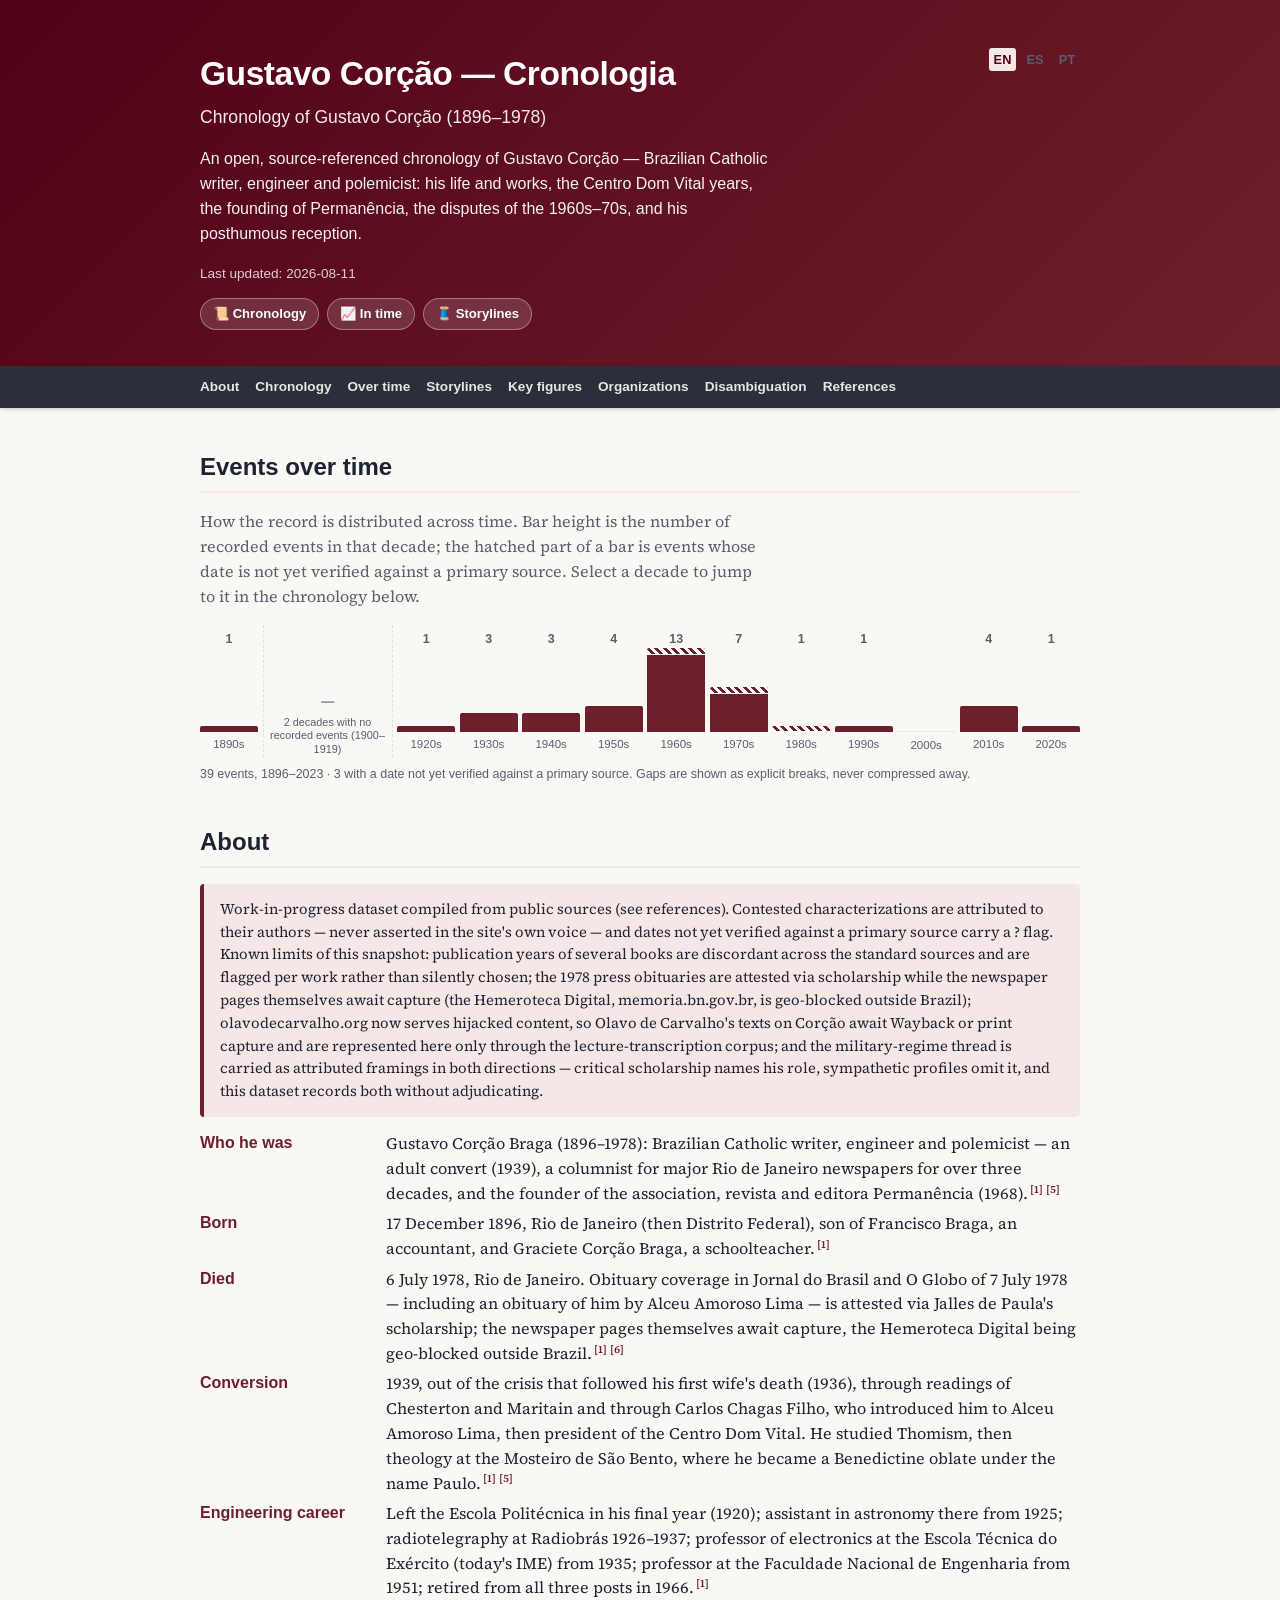
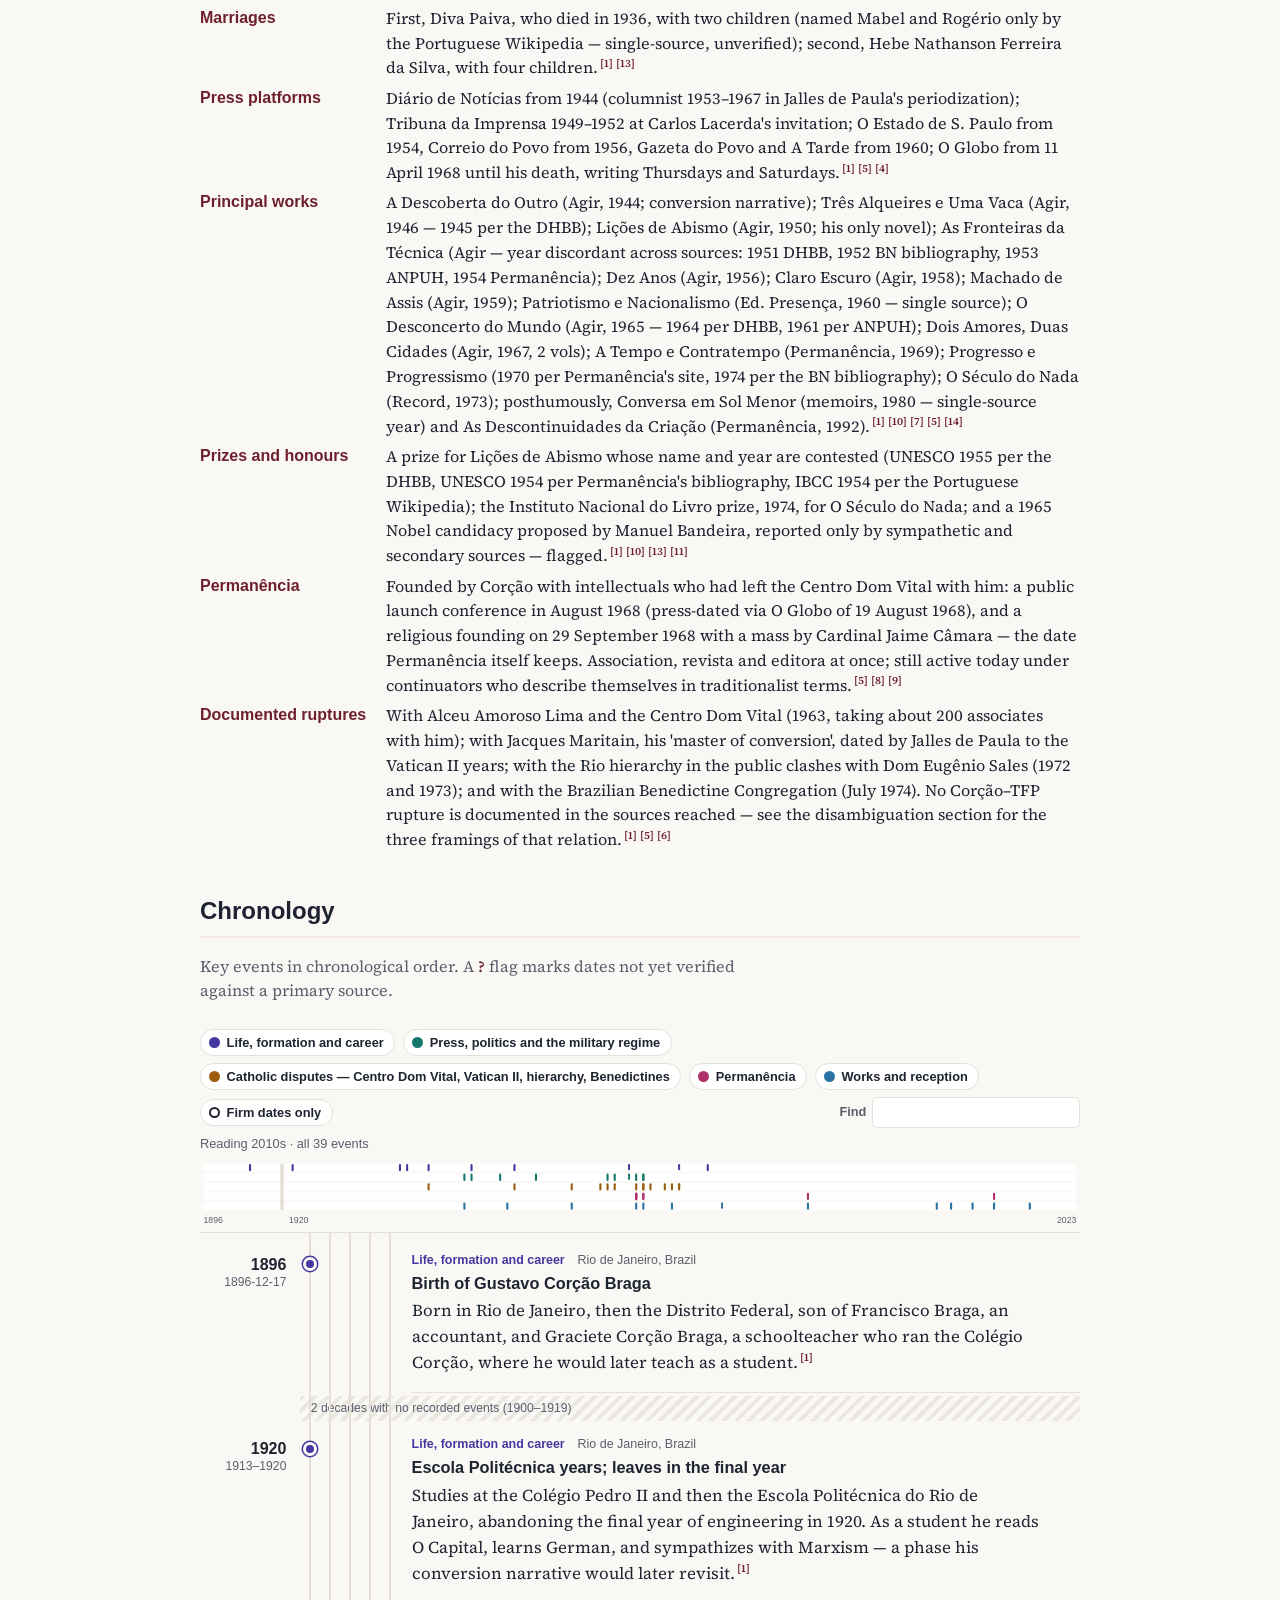
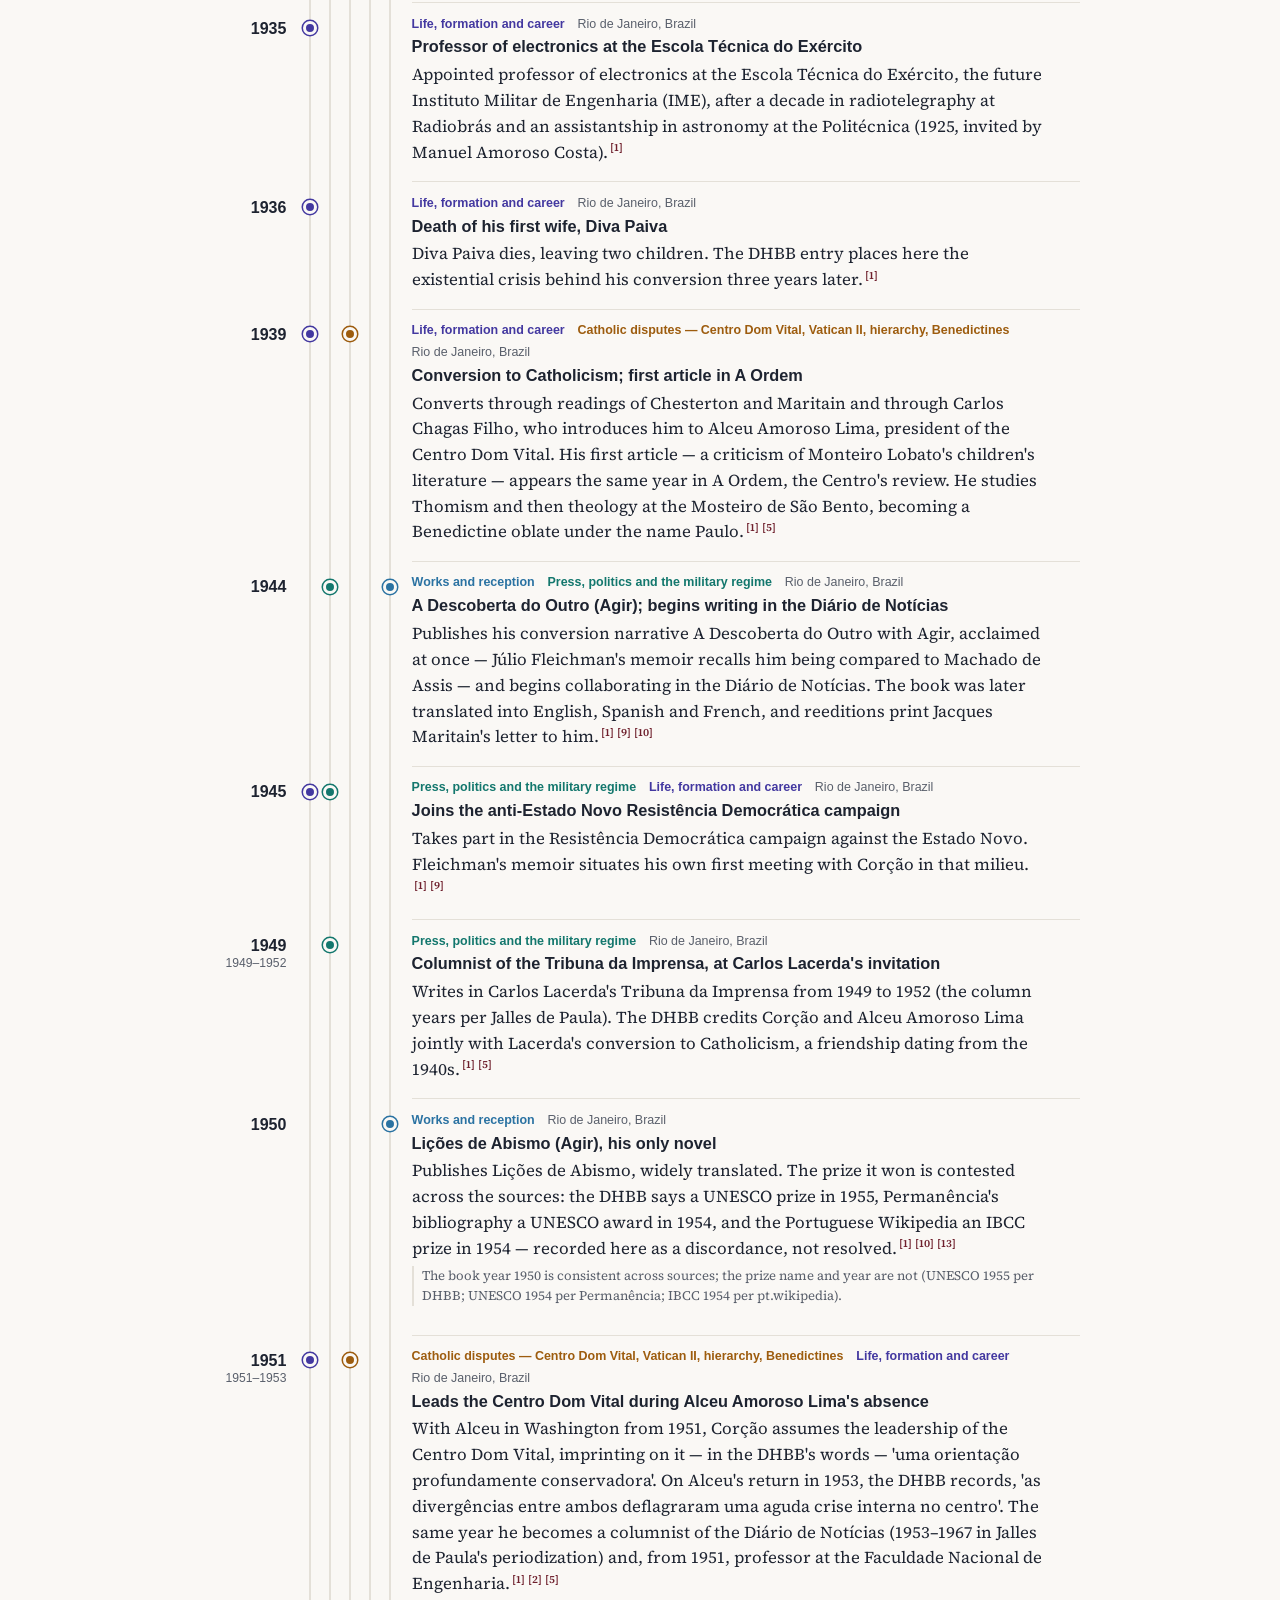
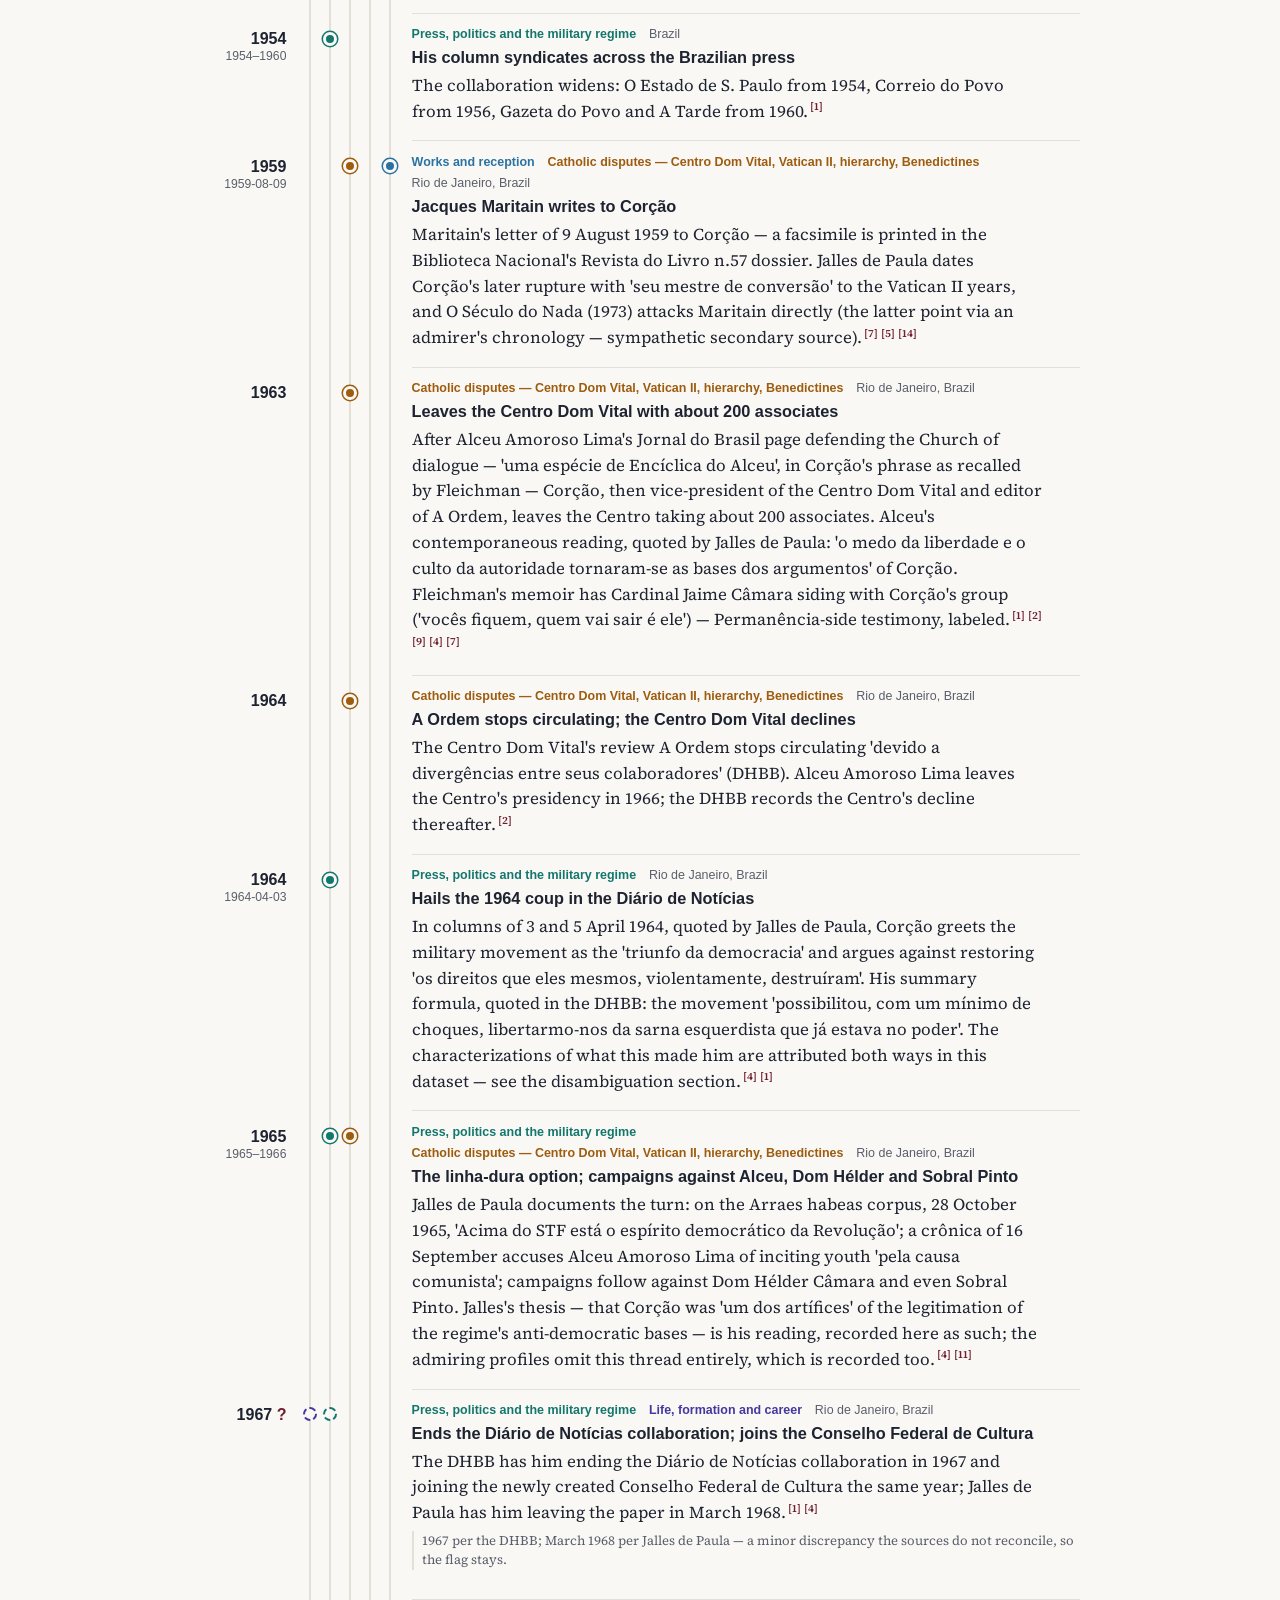
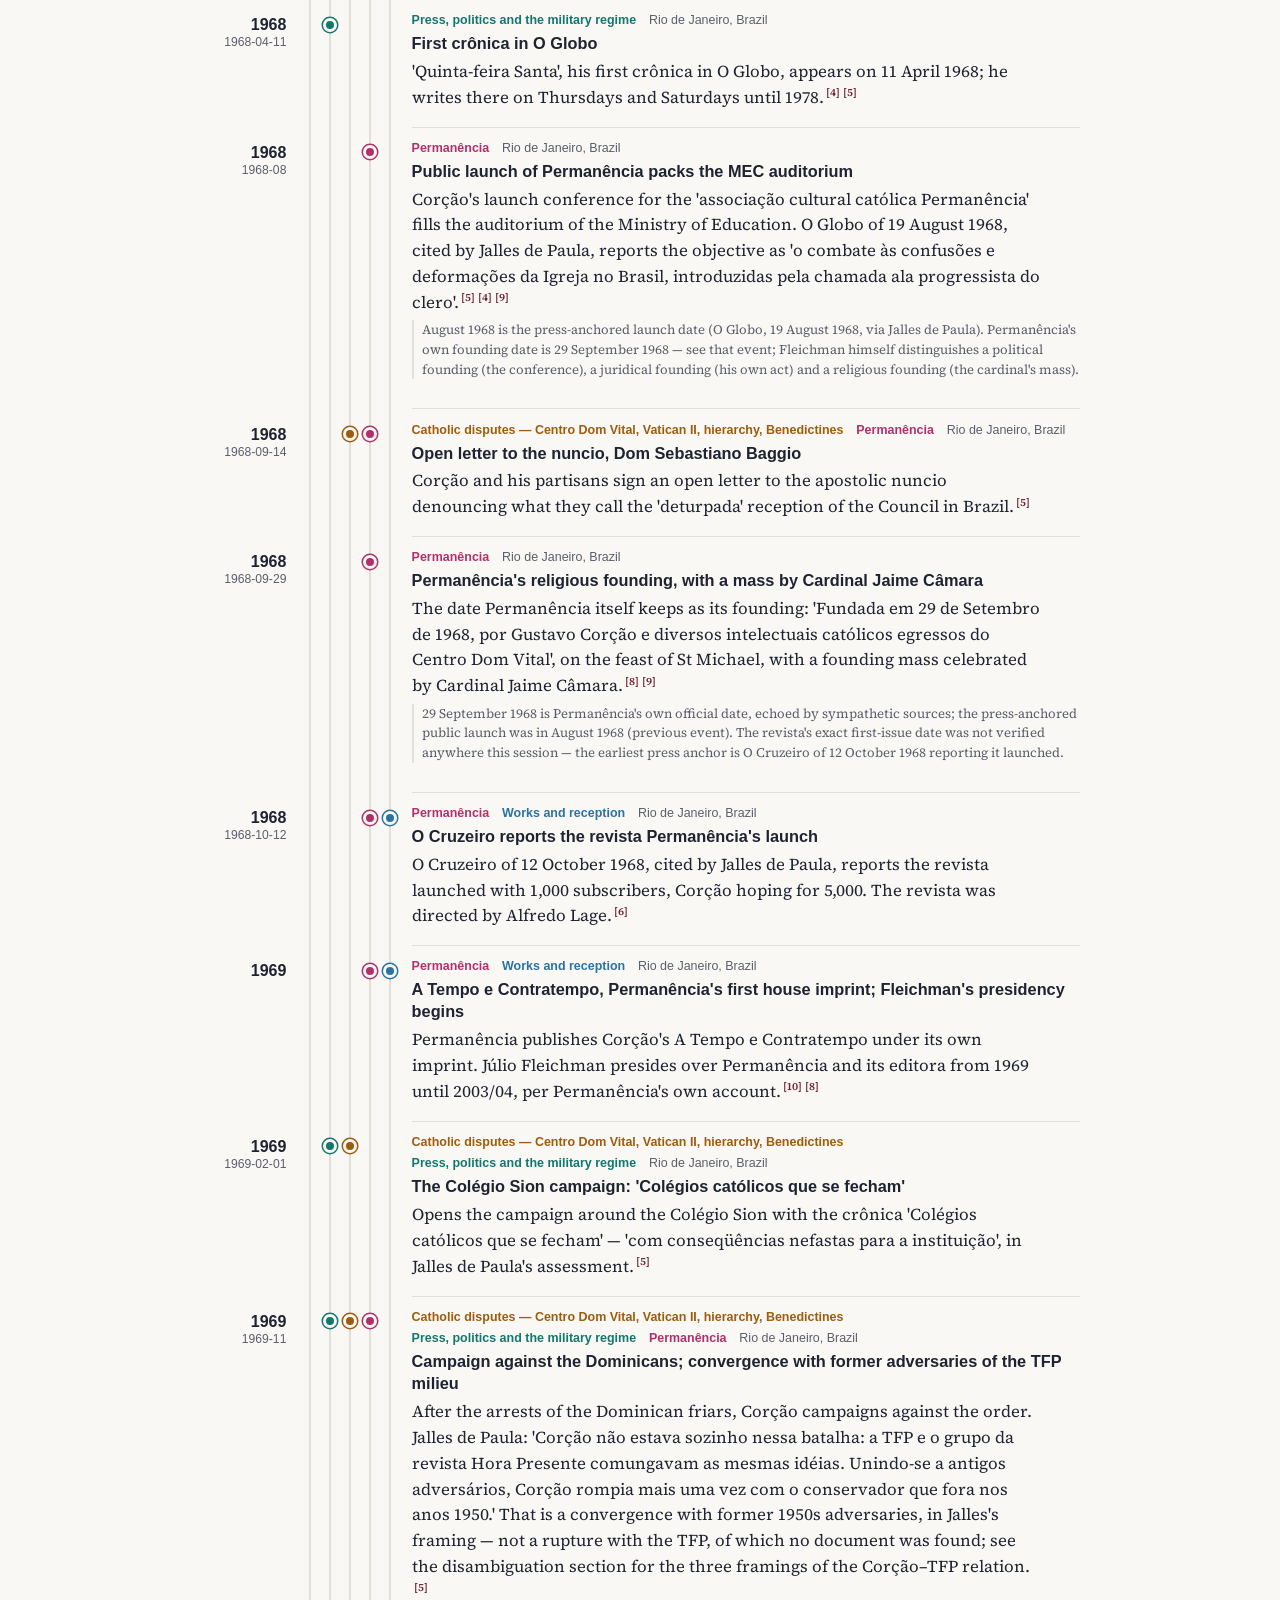
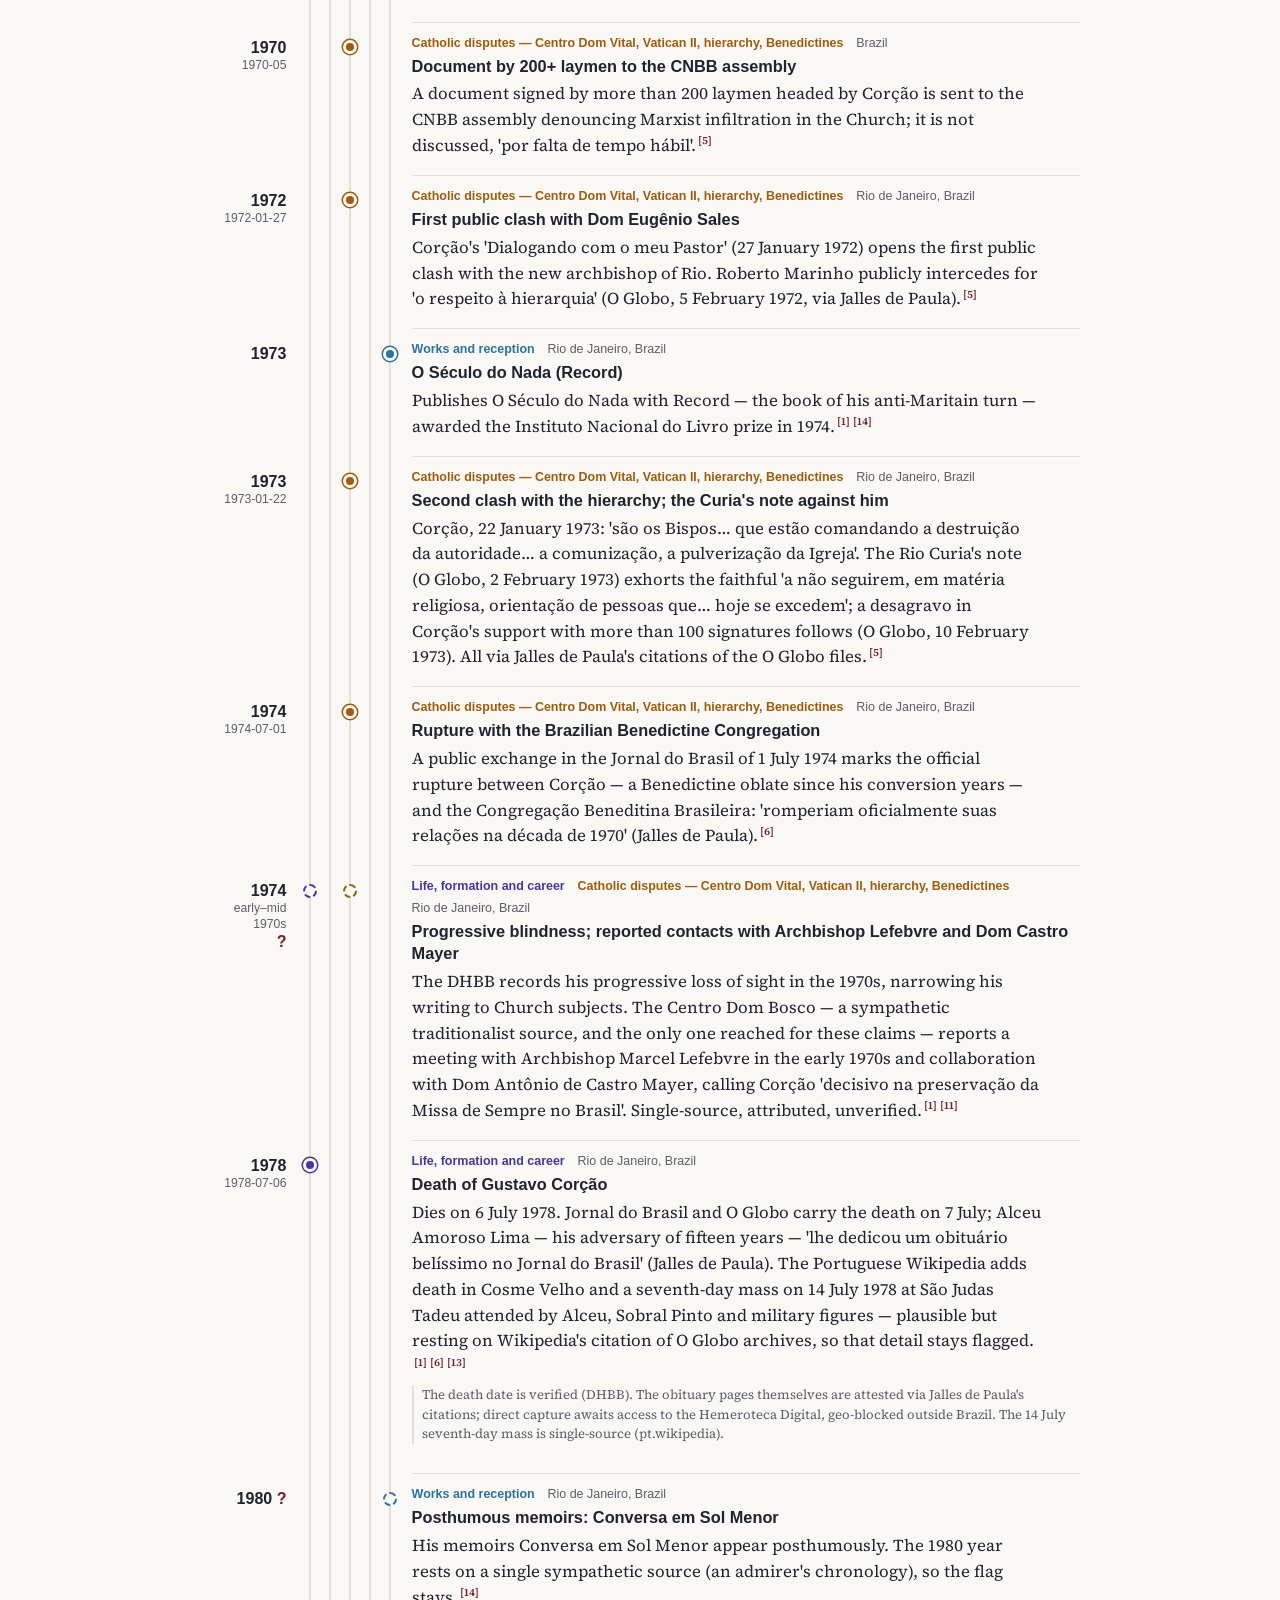
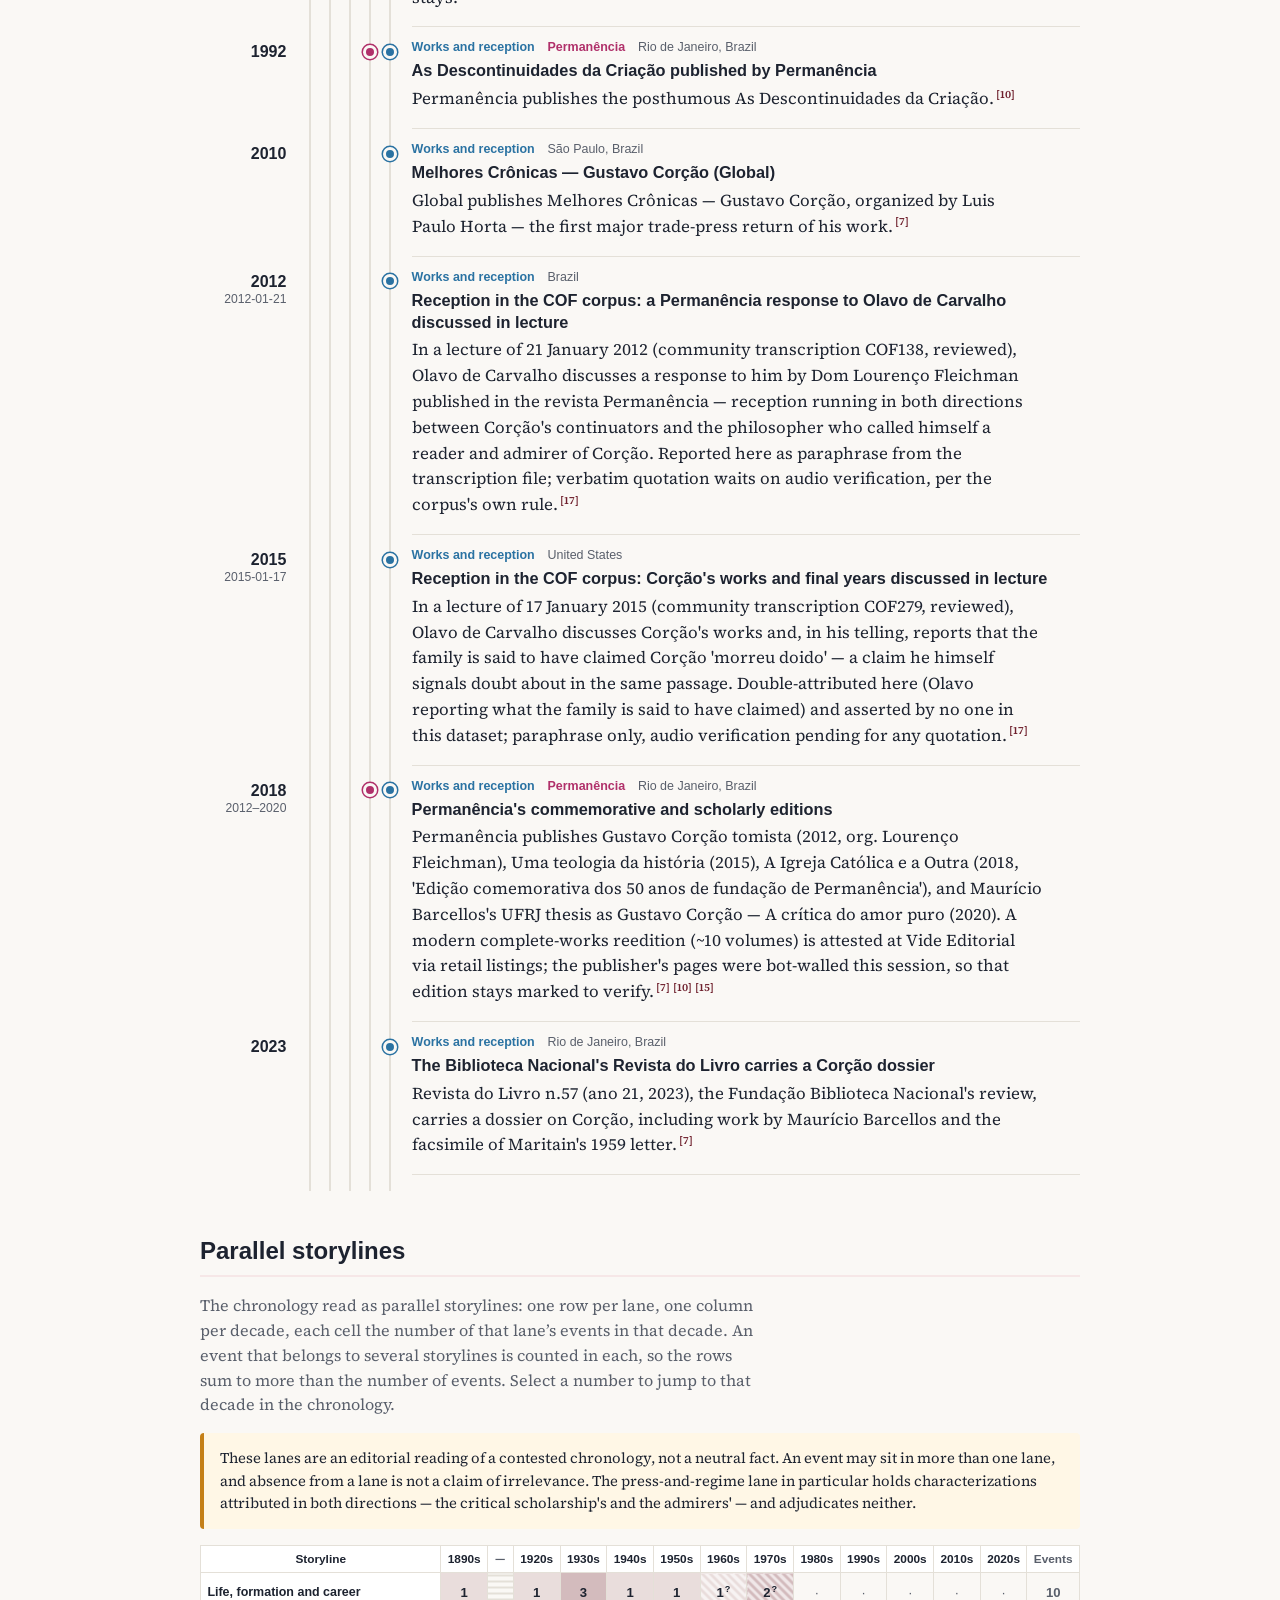
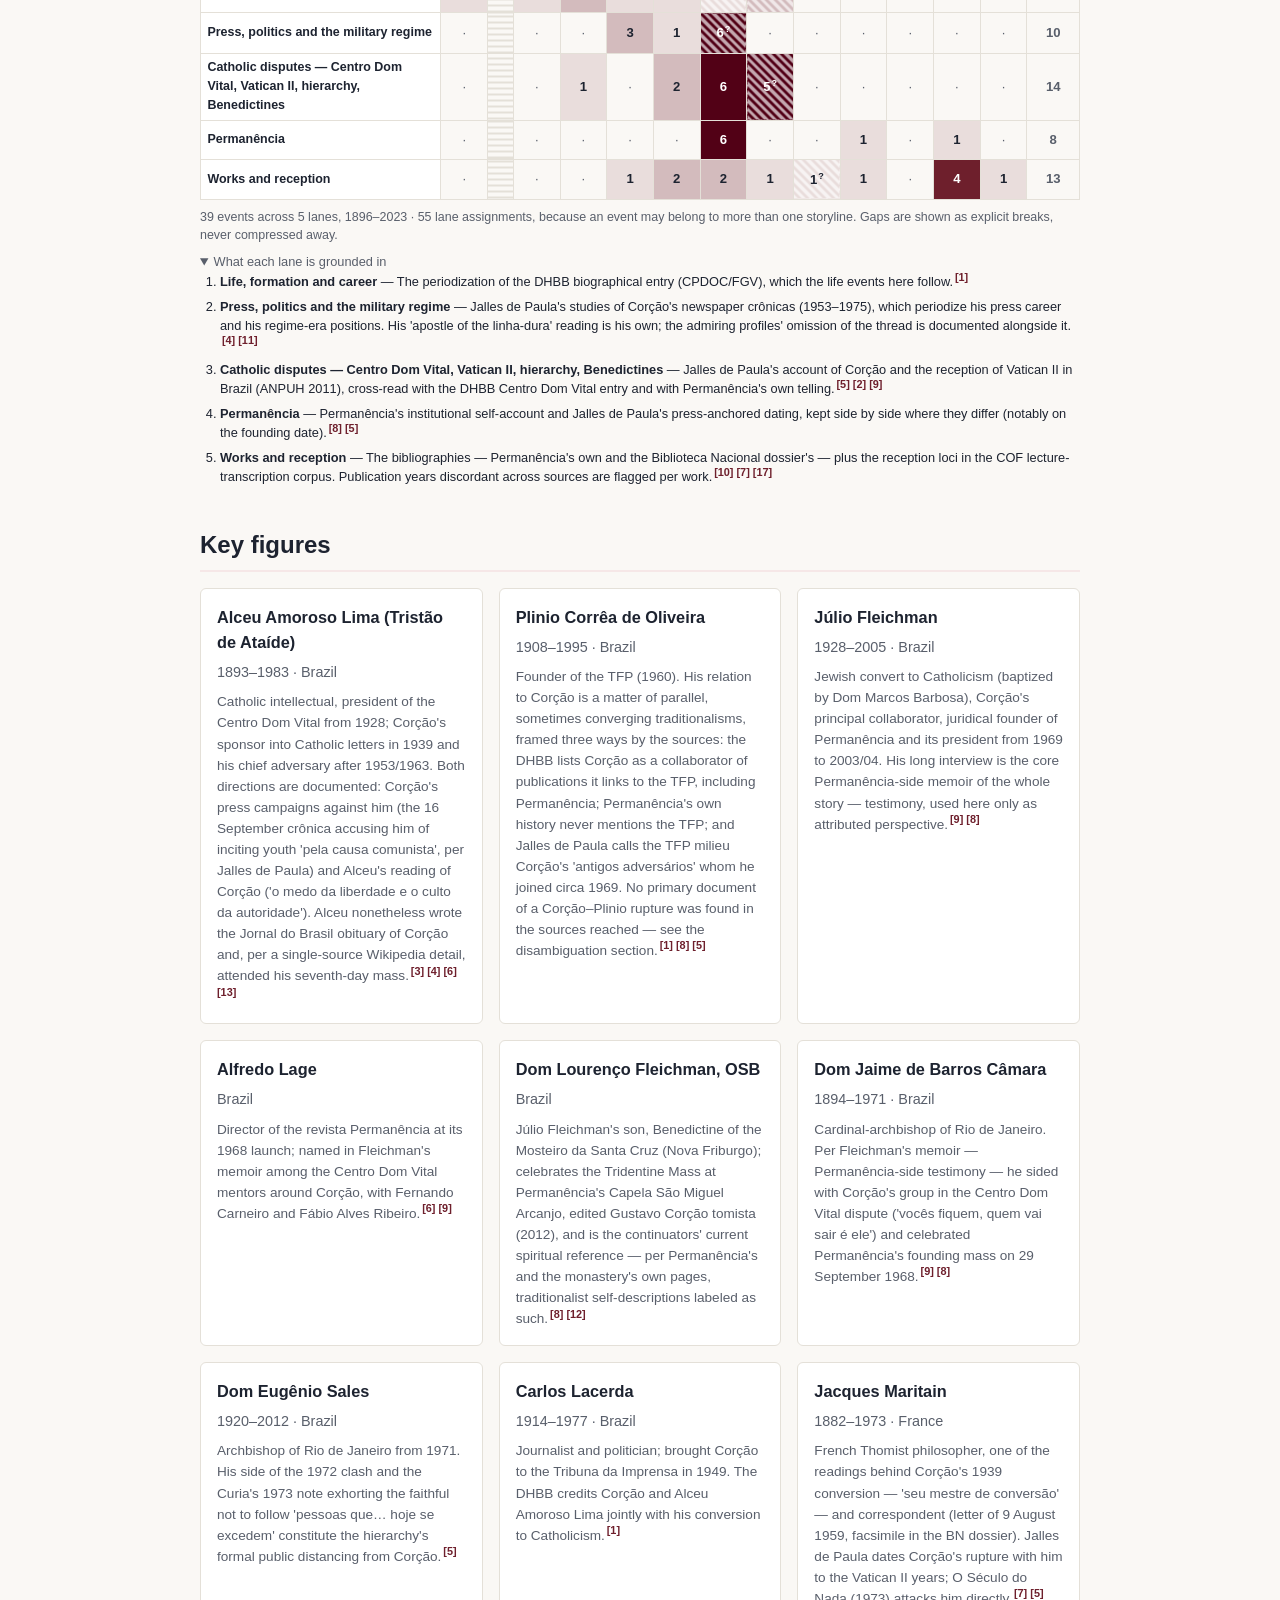
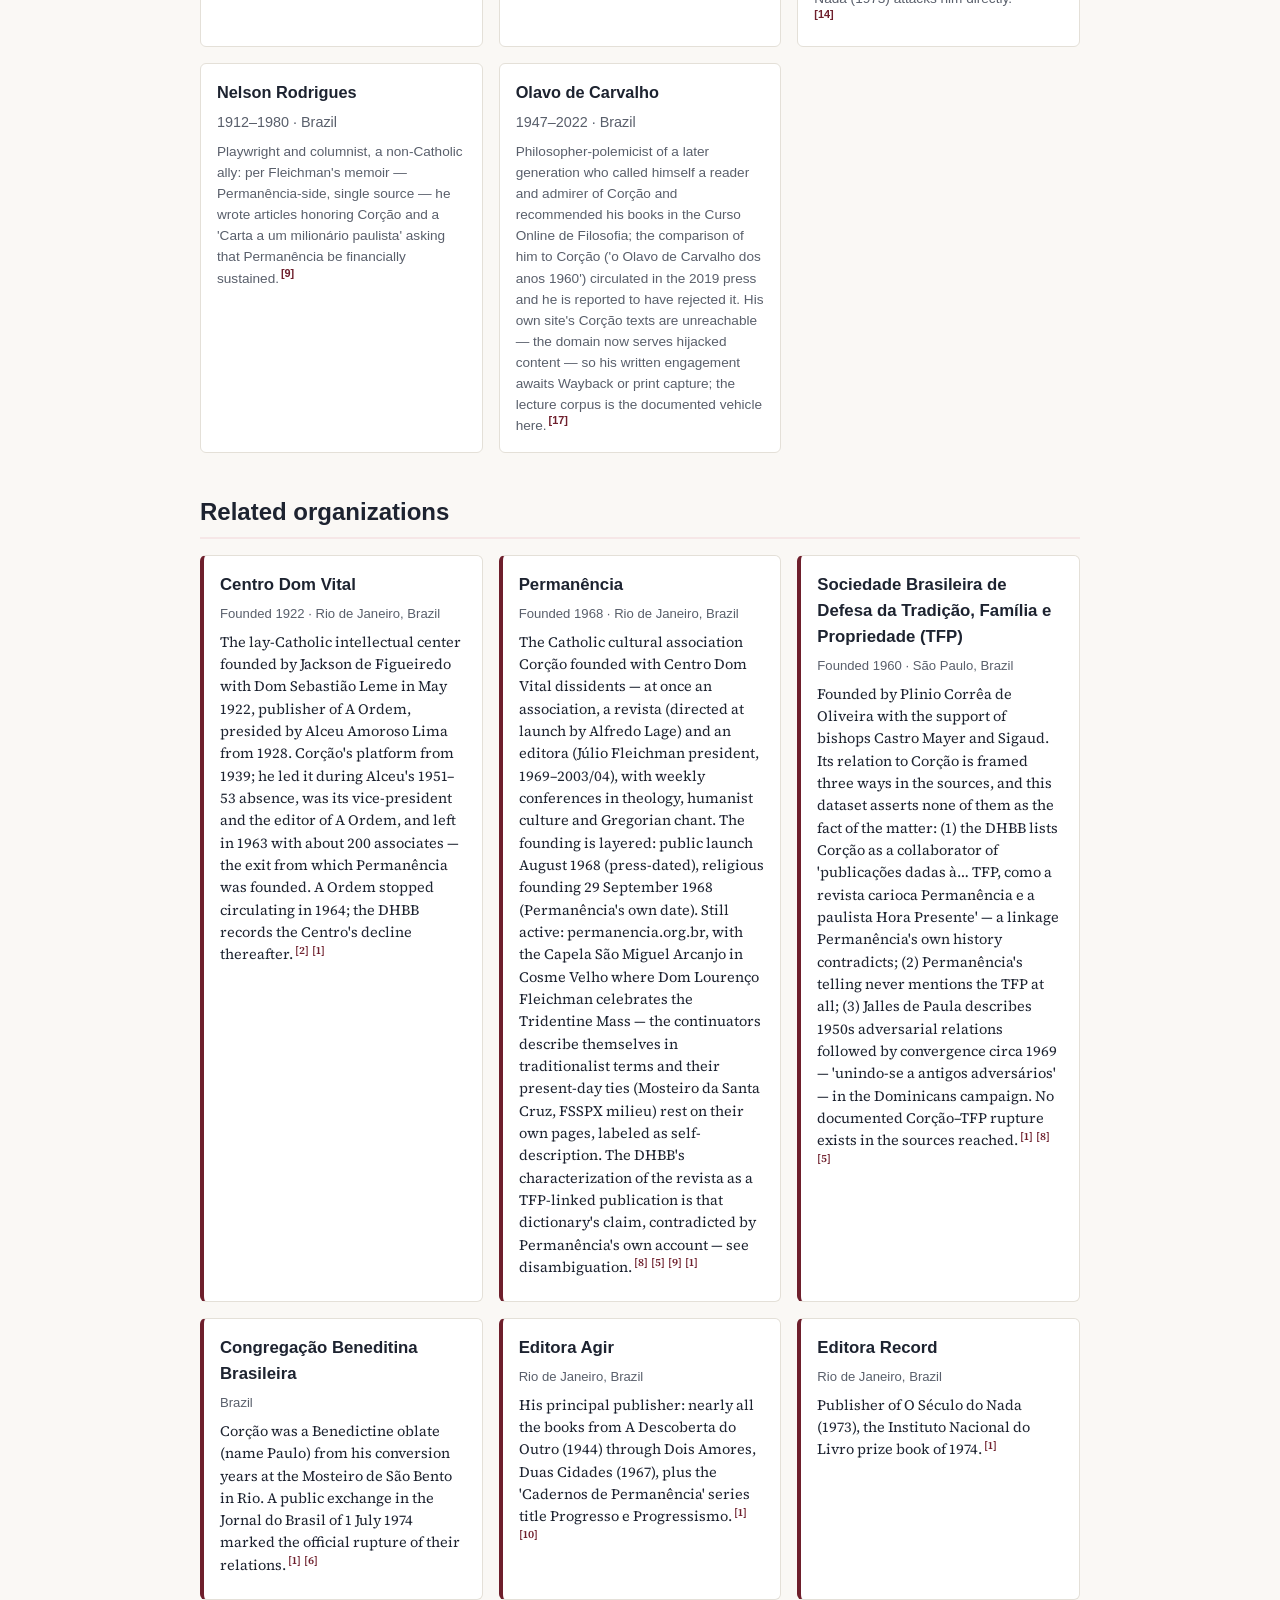
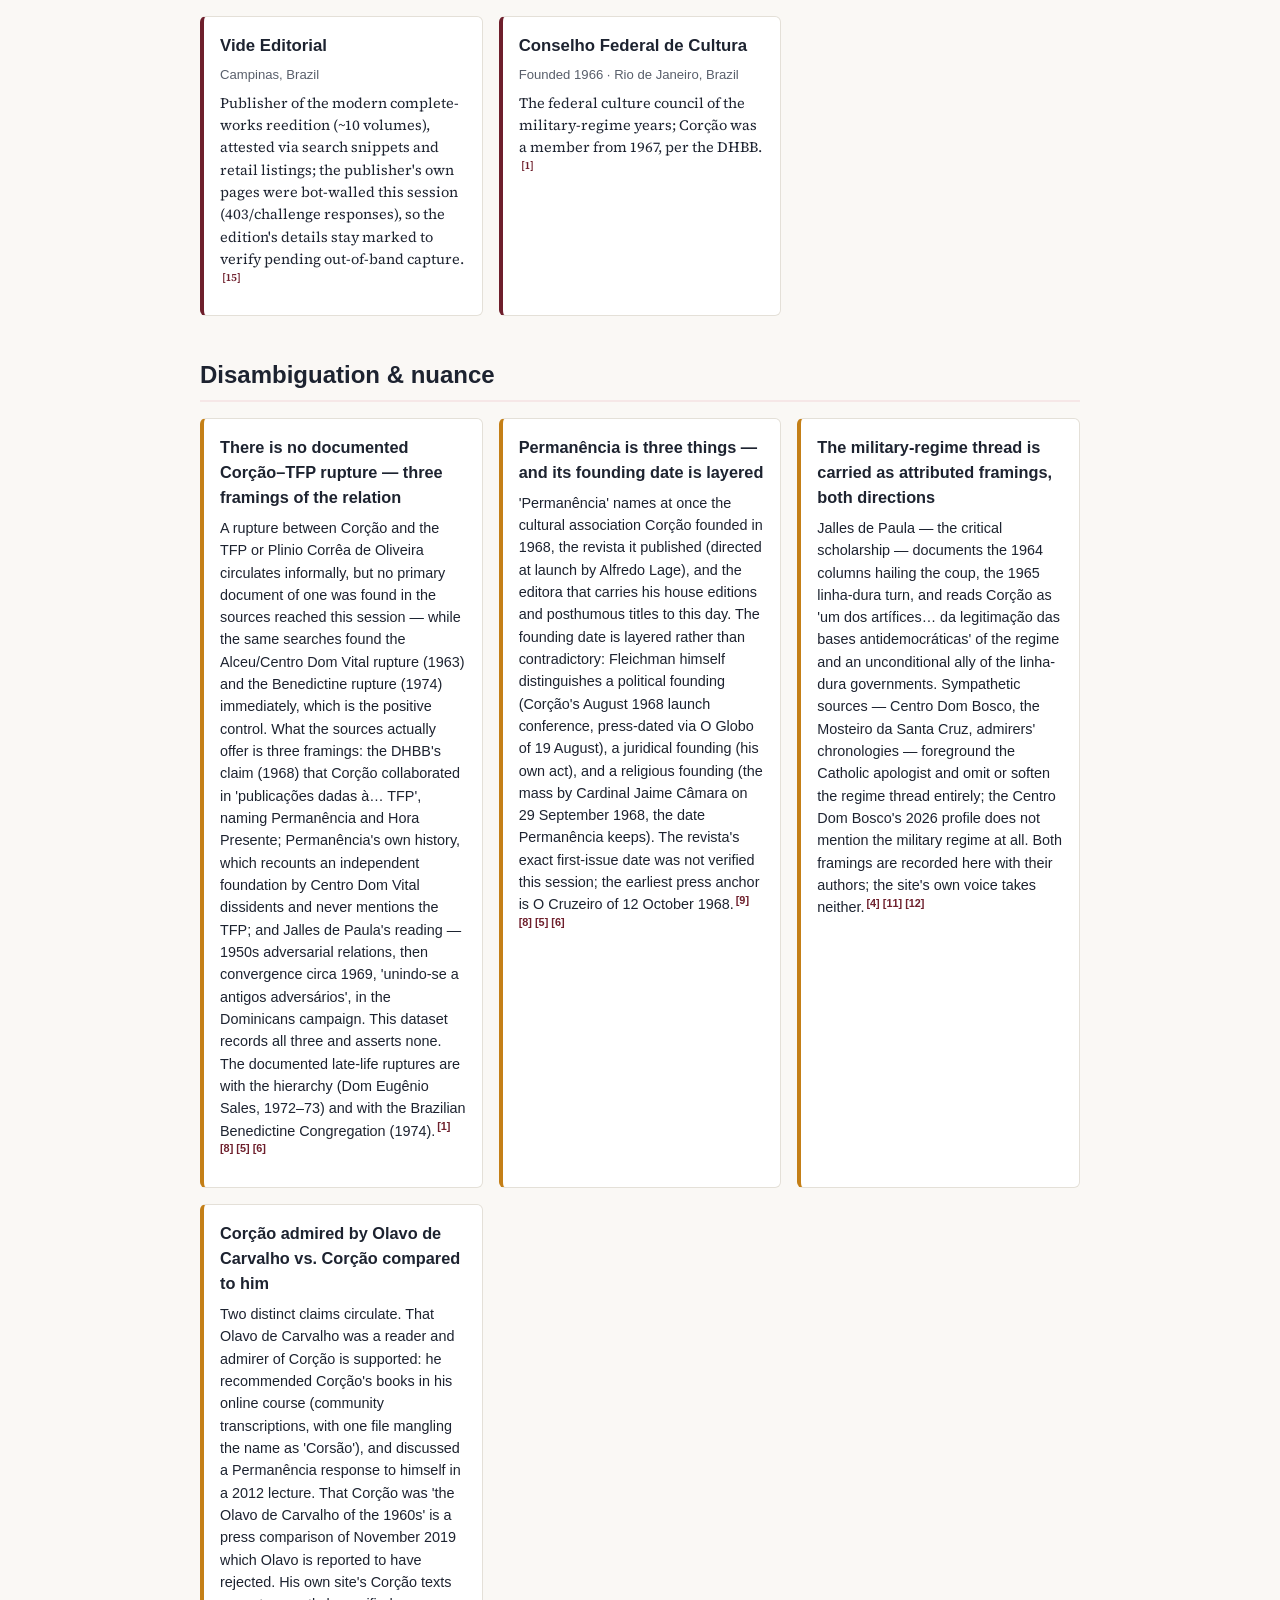
<file: docs/index.html>
<!DOCTYPE html>
<html lang="en">
<head>
  <meta charset="utf-8">
  <link rel="canonical" href="https://cronologia.github.io/corcao/en/">
  <link rel="alternate" hreflang="en" href="https://cronologia.github.io/corcao/en/">
  <link rel="alternate" hreflang="es" href="https://cronologia.github.io/corcao/es/">
  <link rel="alternate" hreflang="pt" href="https://cronologia.github.io/corcao/pt/">
  <link rel="alternate" hreflang="x-default" href="https://cronologia.github.io/corcao/en/">
  <script>
    (function () {
      var supported = ["en","es","pt"];
      var stored = null; try { stored = localStorage.getItem('lang'); } catch (e) {}
      var nav = (navigator.language || 'en').slice(0, 2).toLowerCase();
      var pick = supported.indexOf(stored) >= 0 ? stored : (supported.indexOf(nav) >= 0 ? nav : 'en');
      location.replace('./' + pick + '/');
    })();
  </script>
  <noscript><meta http-equiv="refresh" content="0; url=./en/"></noscript>
  <title>Cronologia</title>
</head>
<body><p>Redirecting… <a href="./en/">English</a> · <a href="./es/">Español</a> · <a href="./pt/">Português</a></p></body>
</html>
</file>
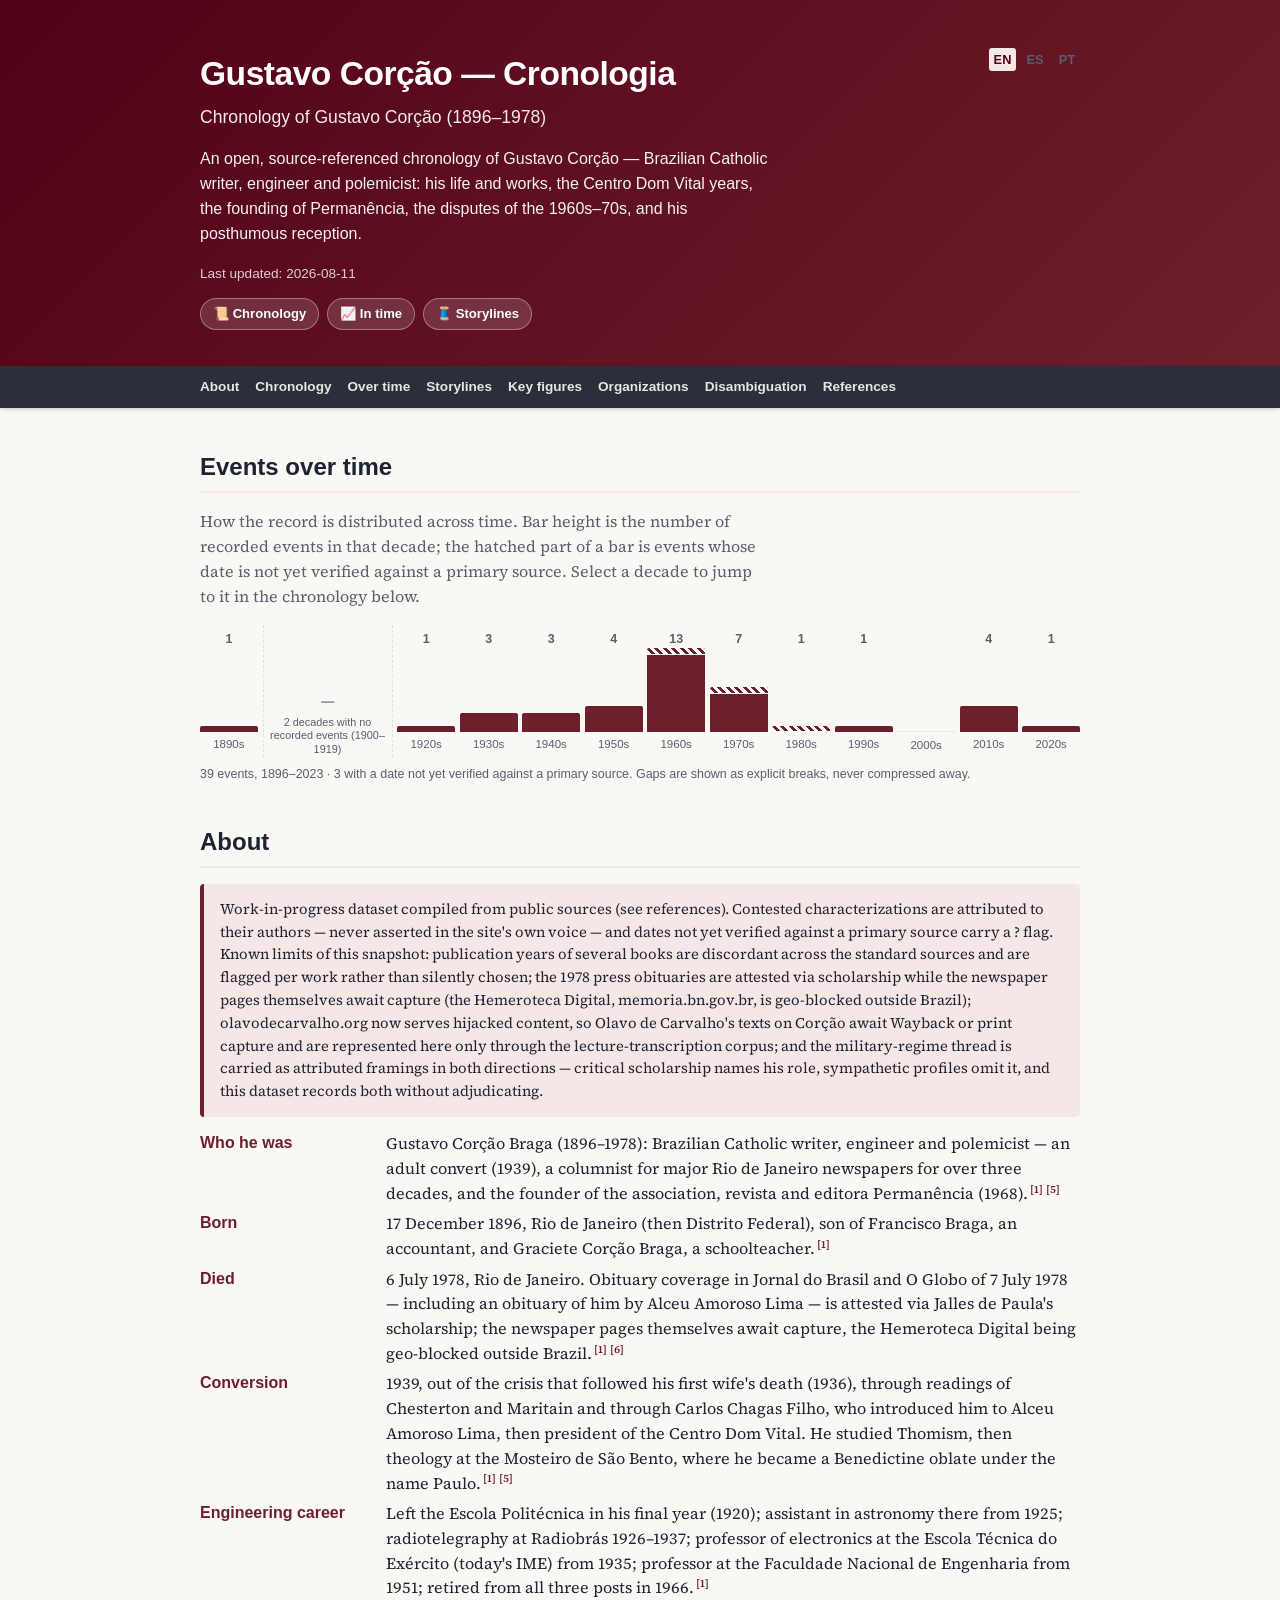
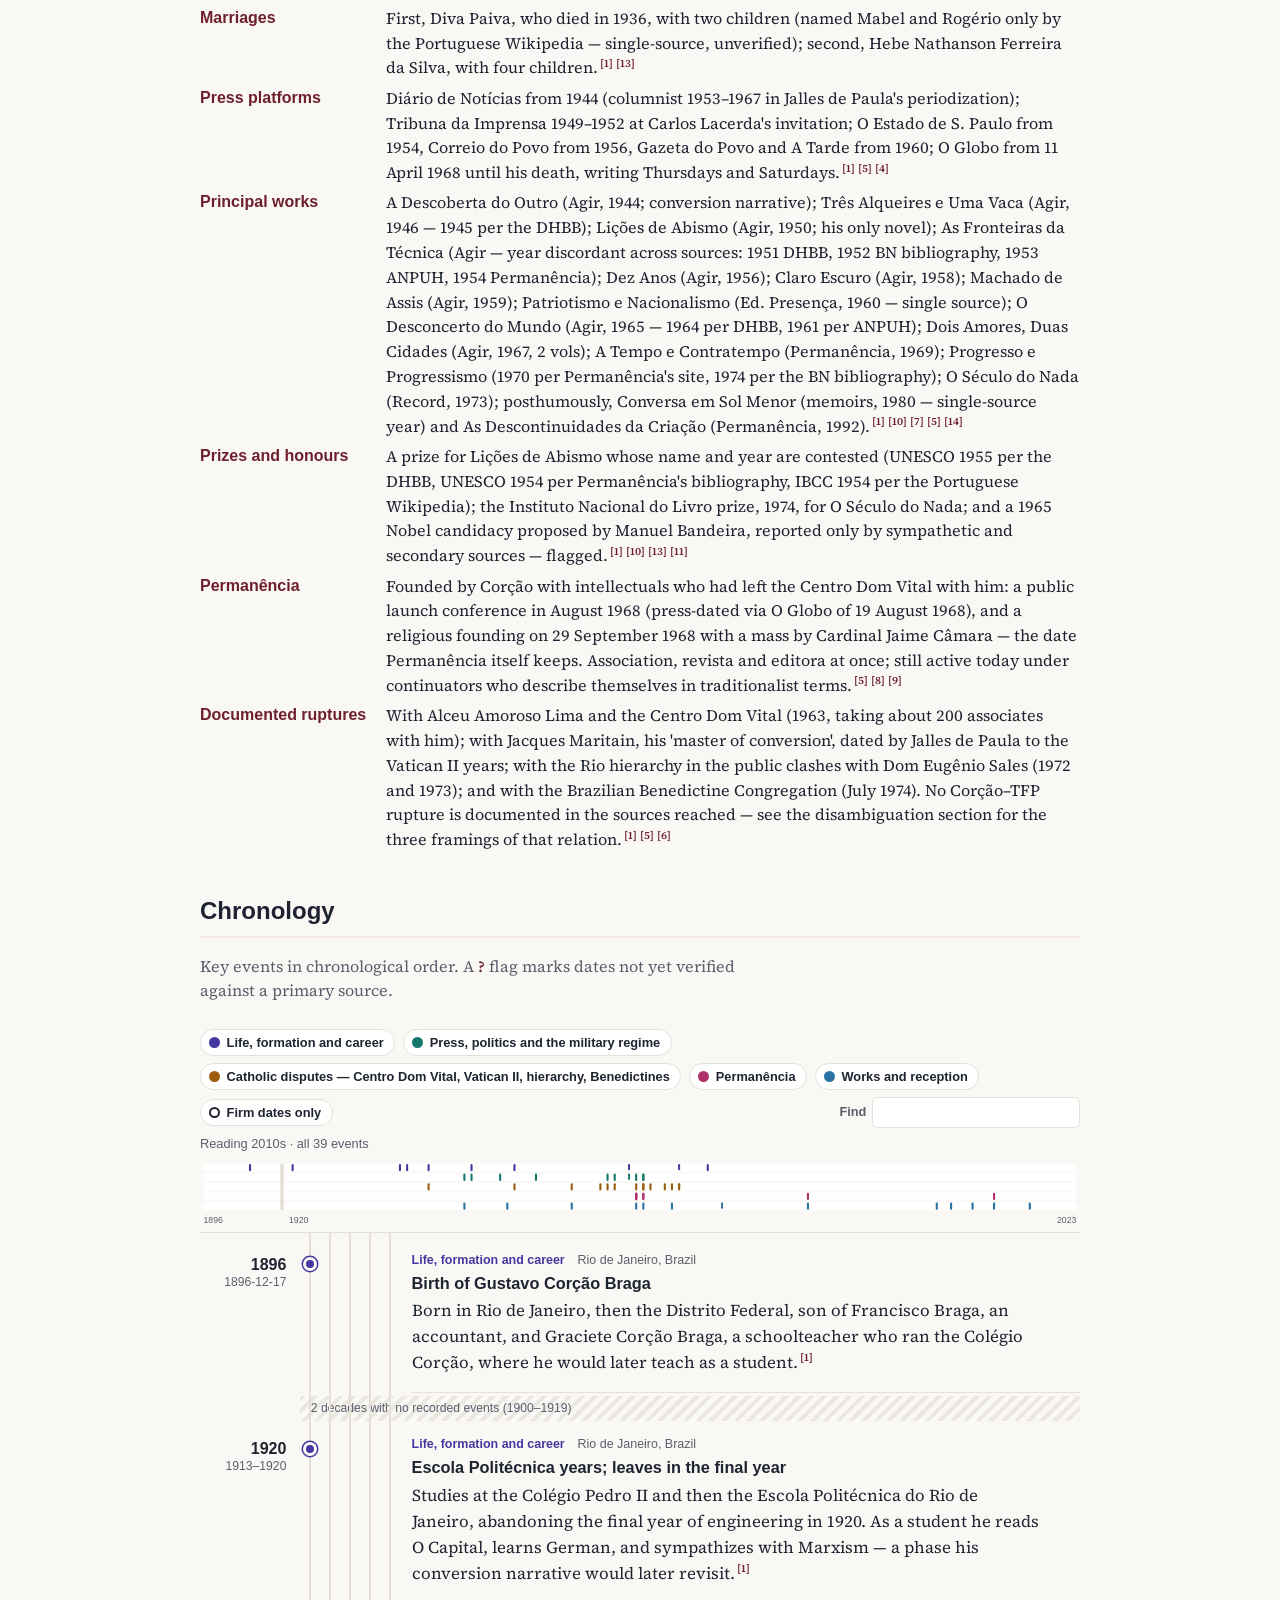
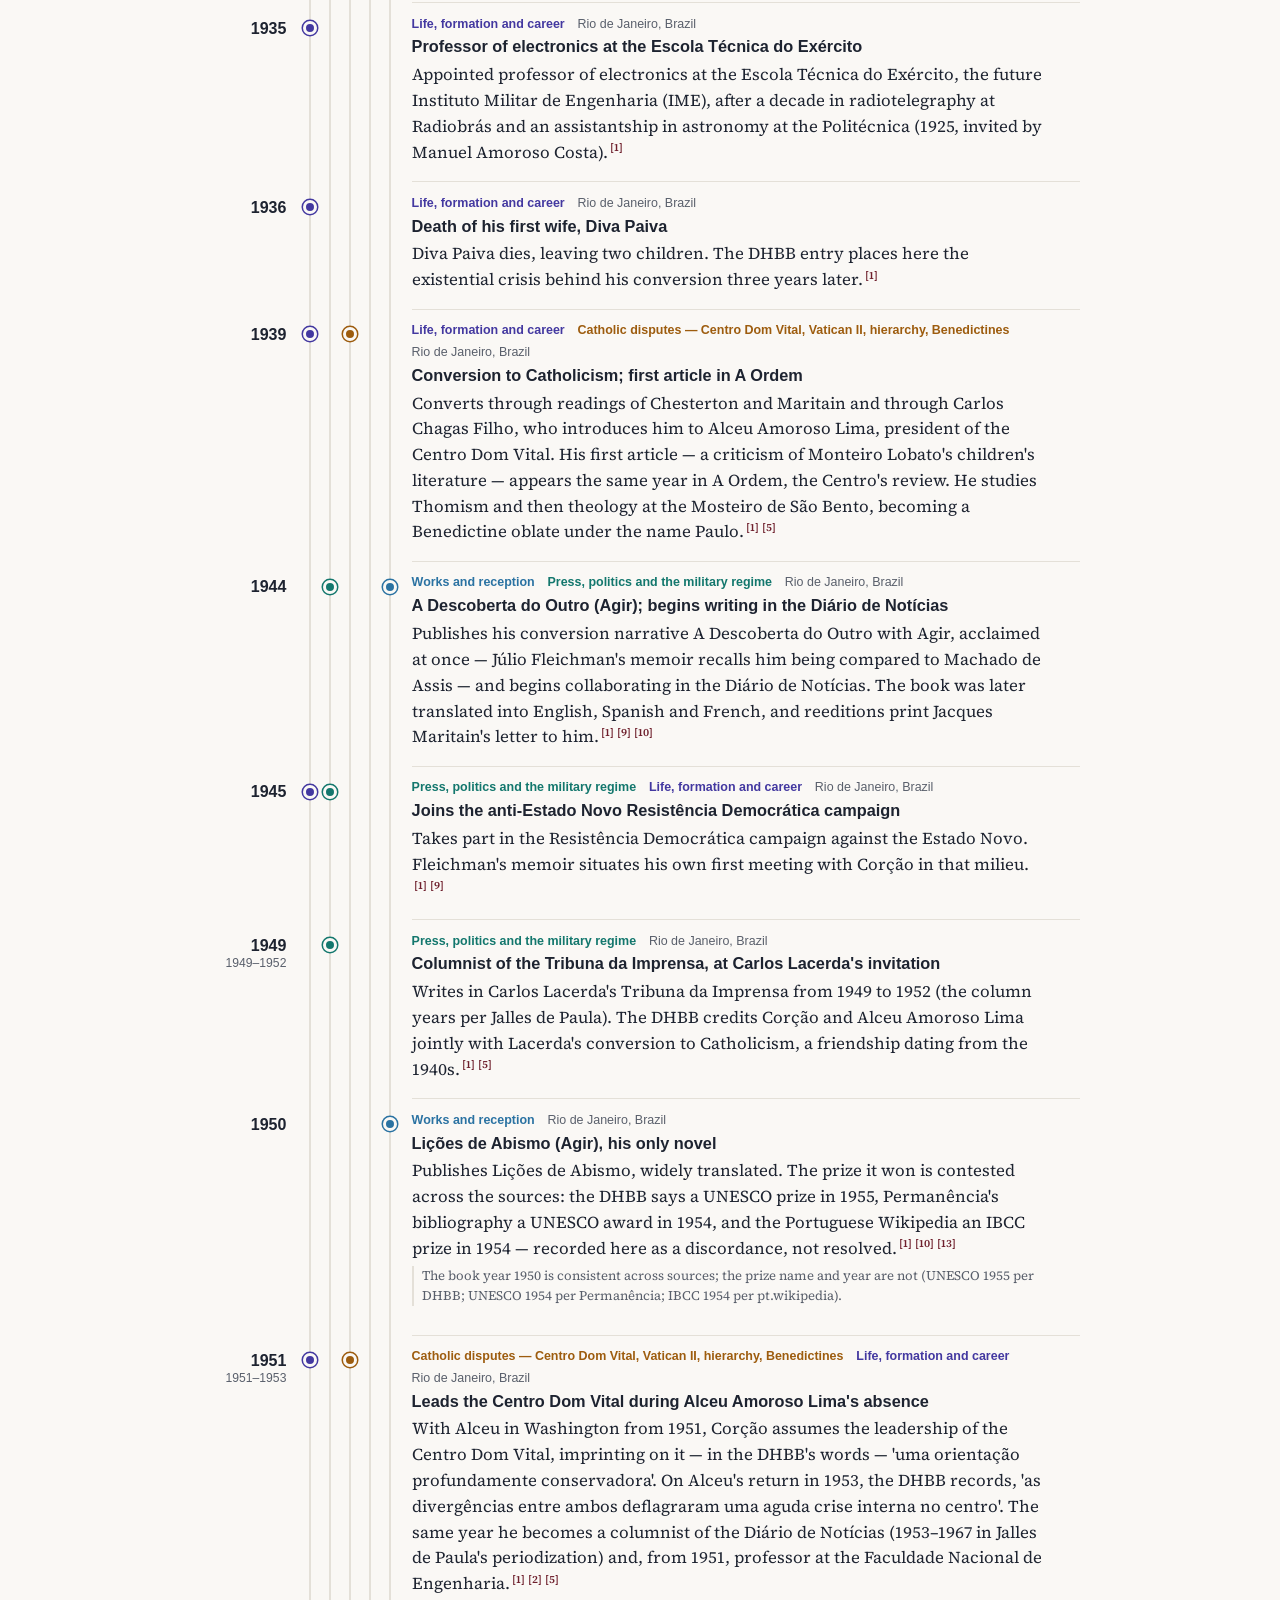
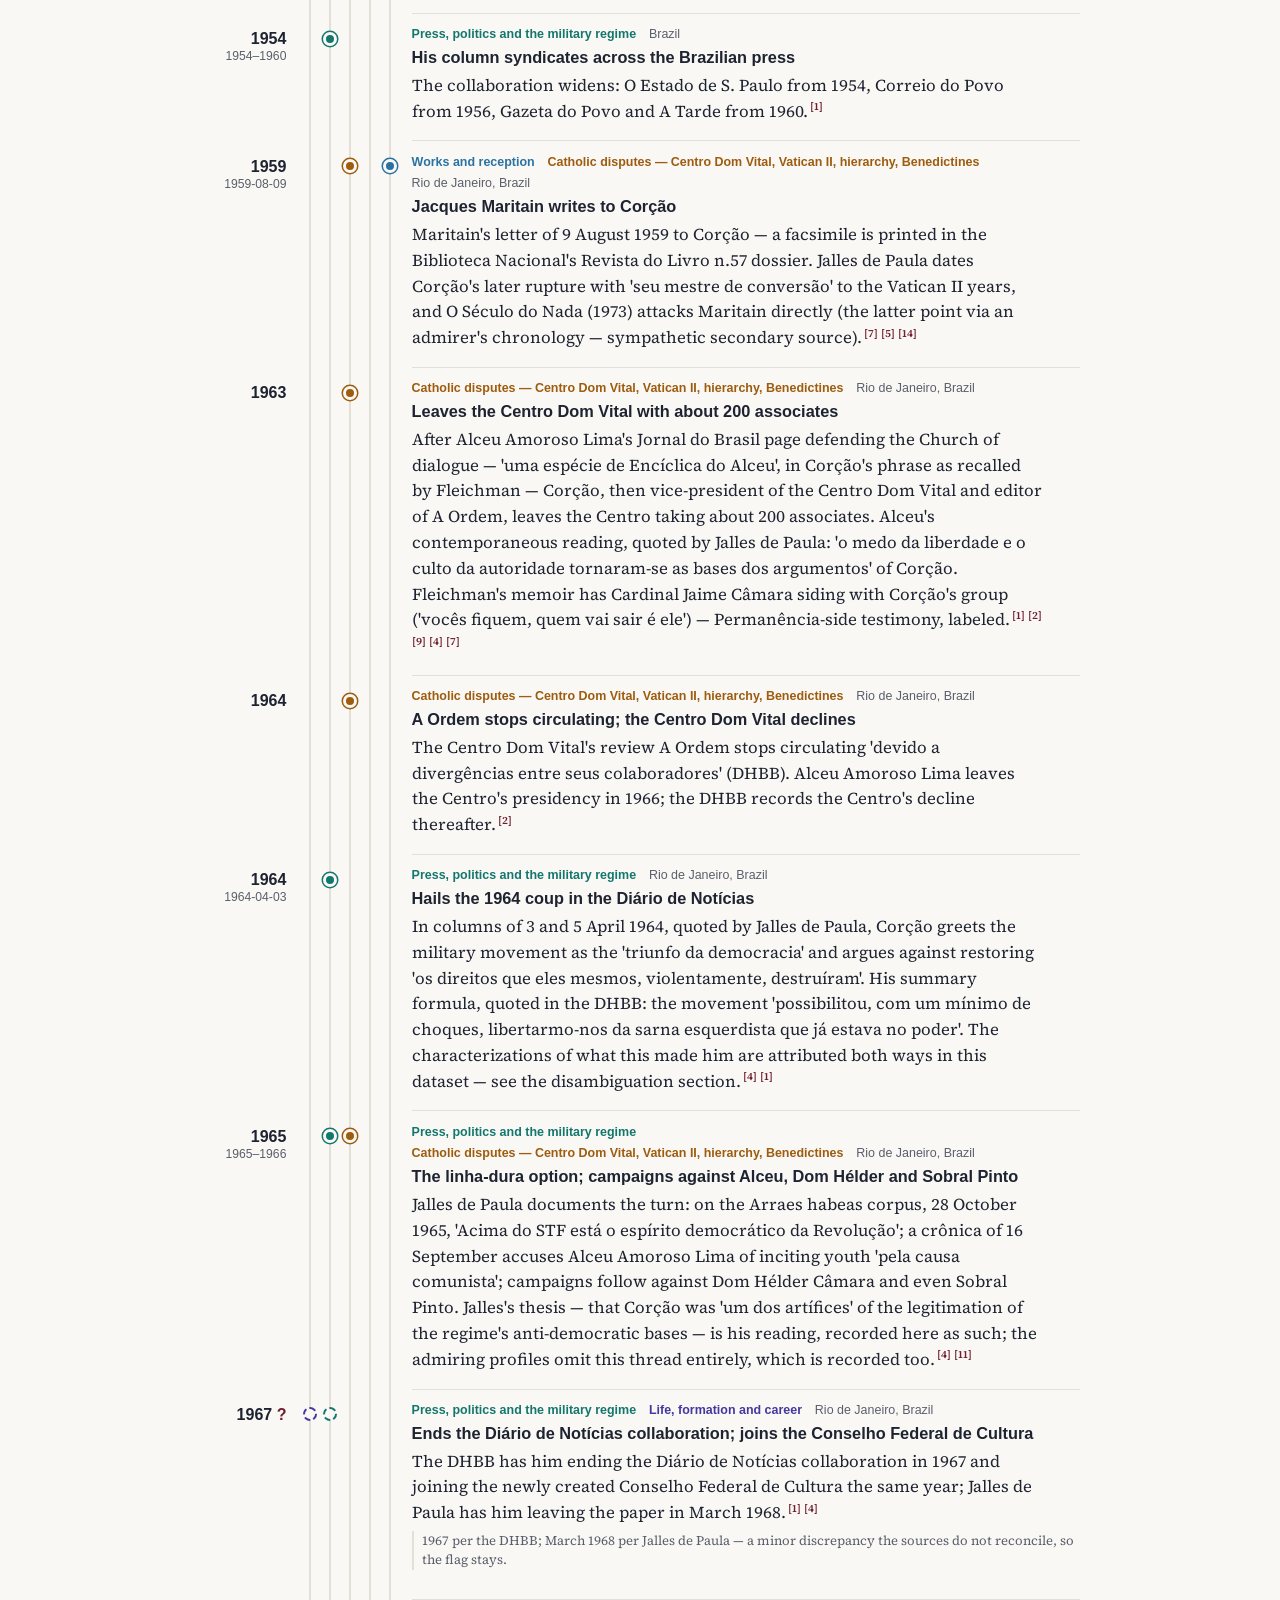
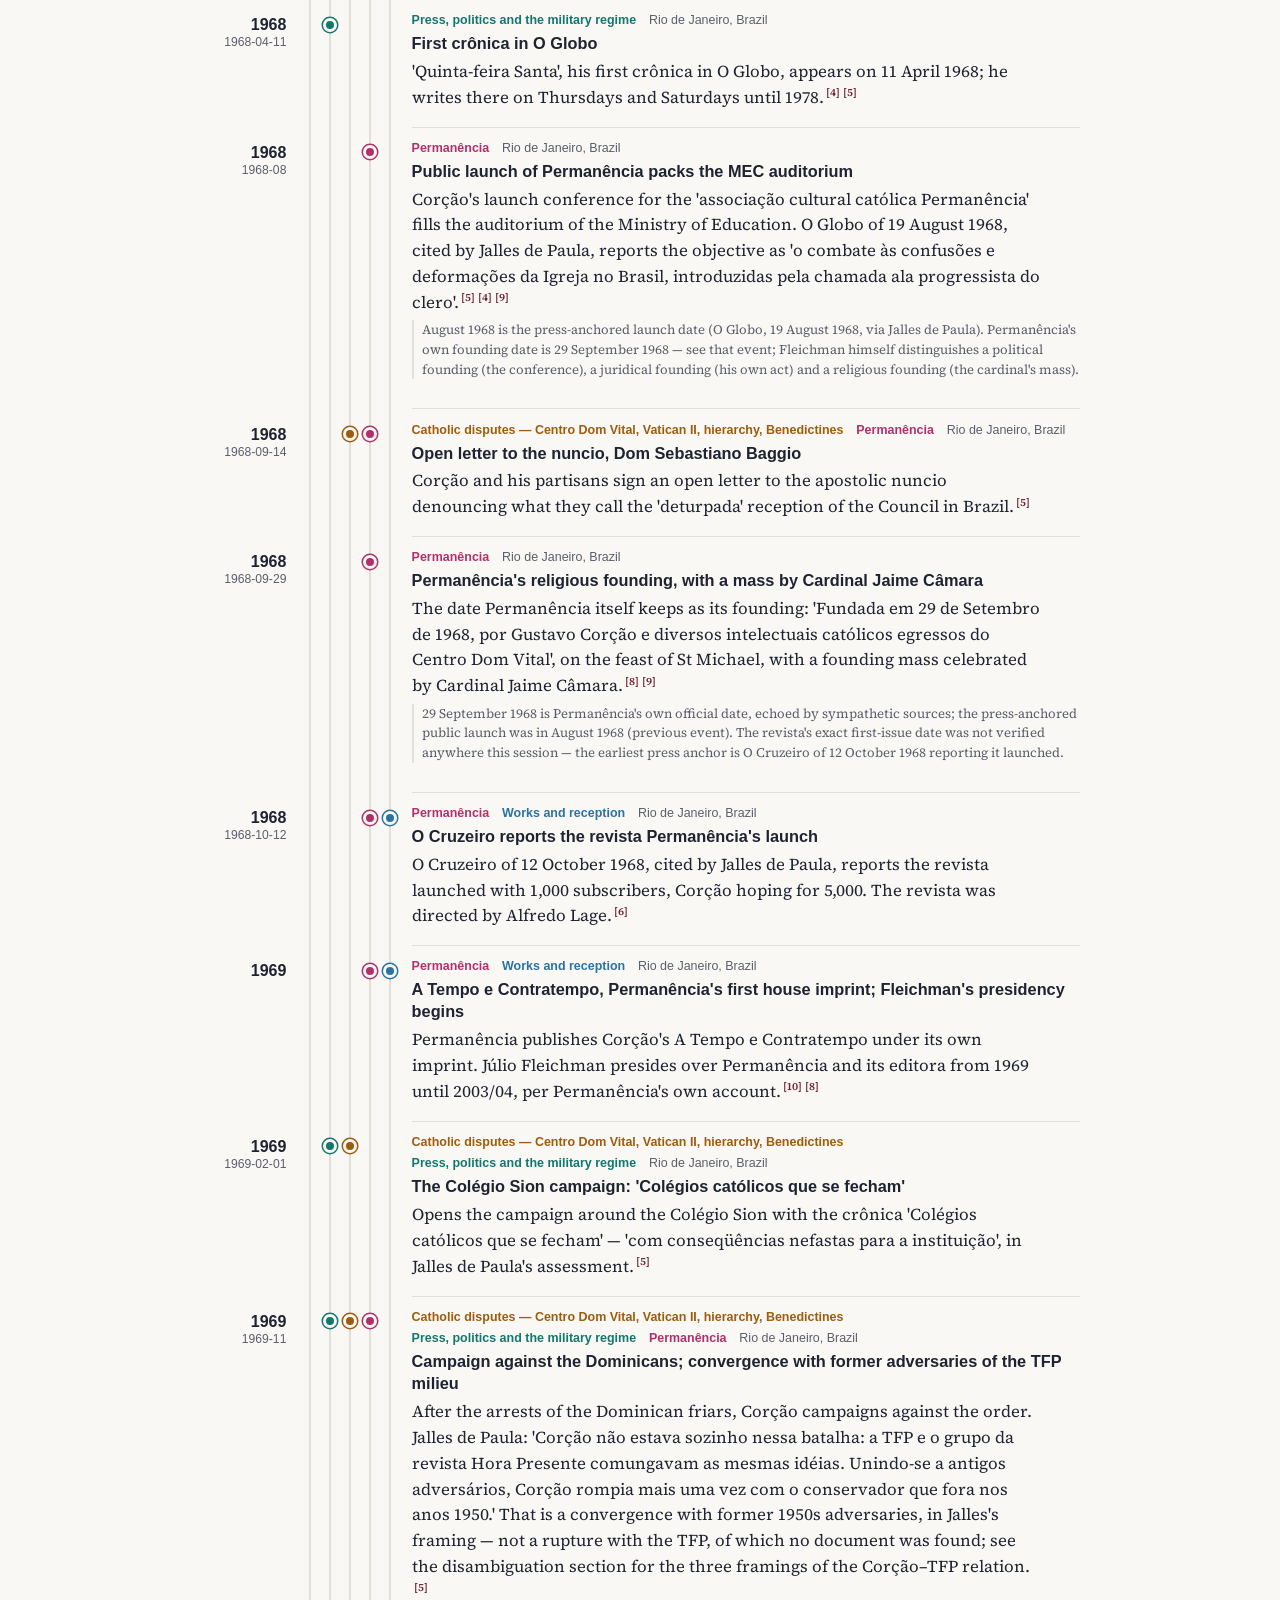
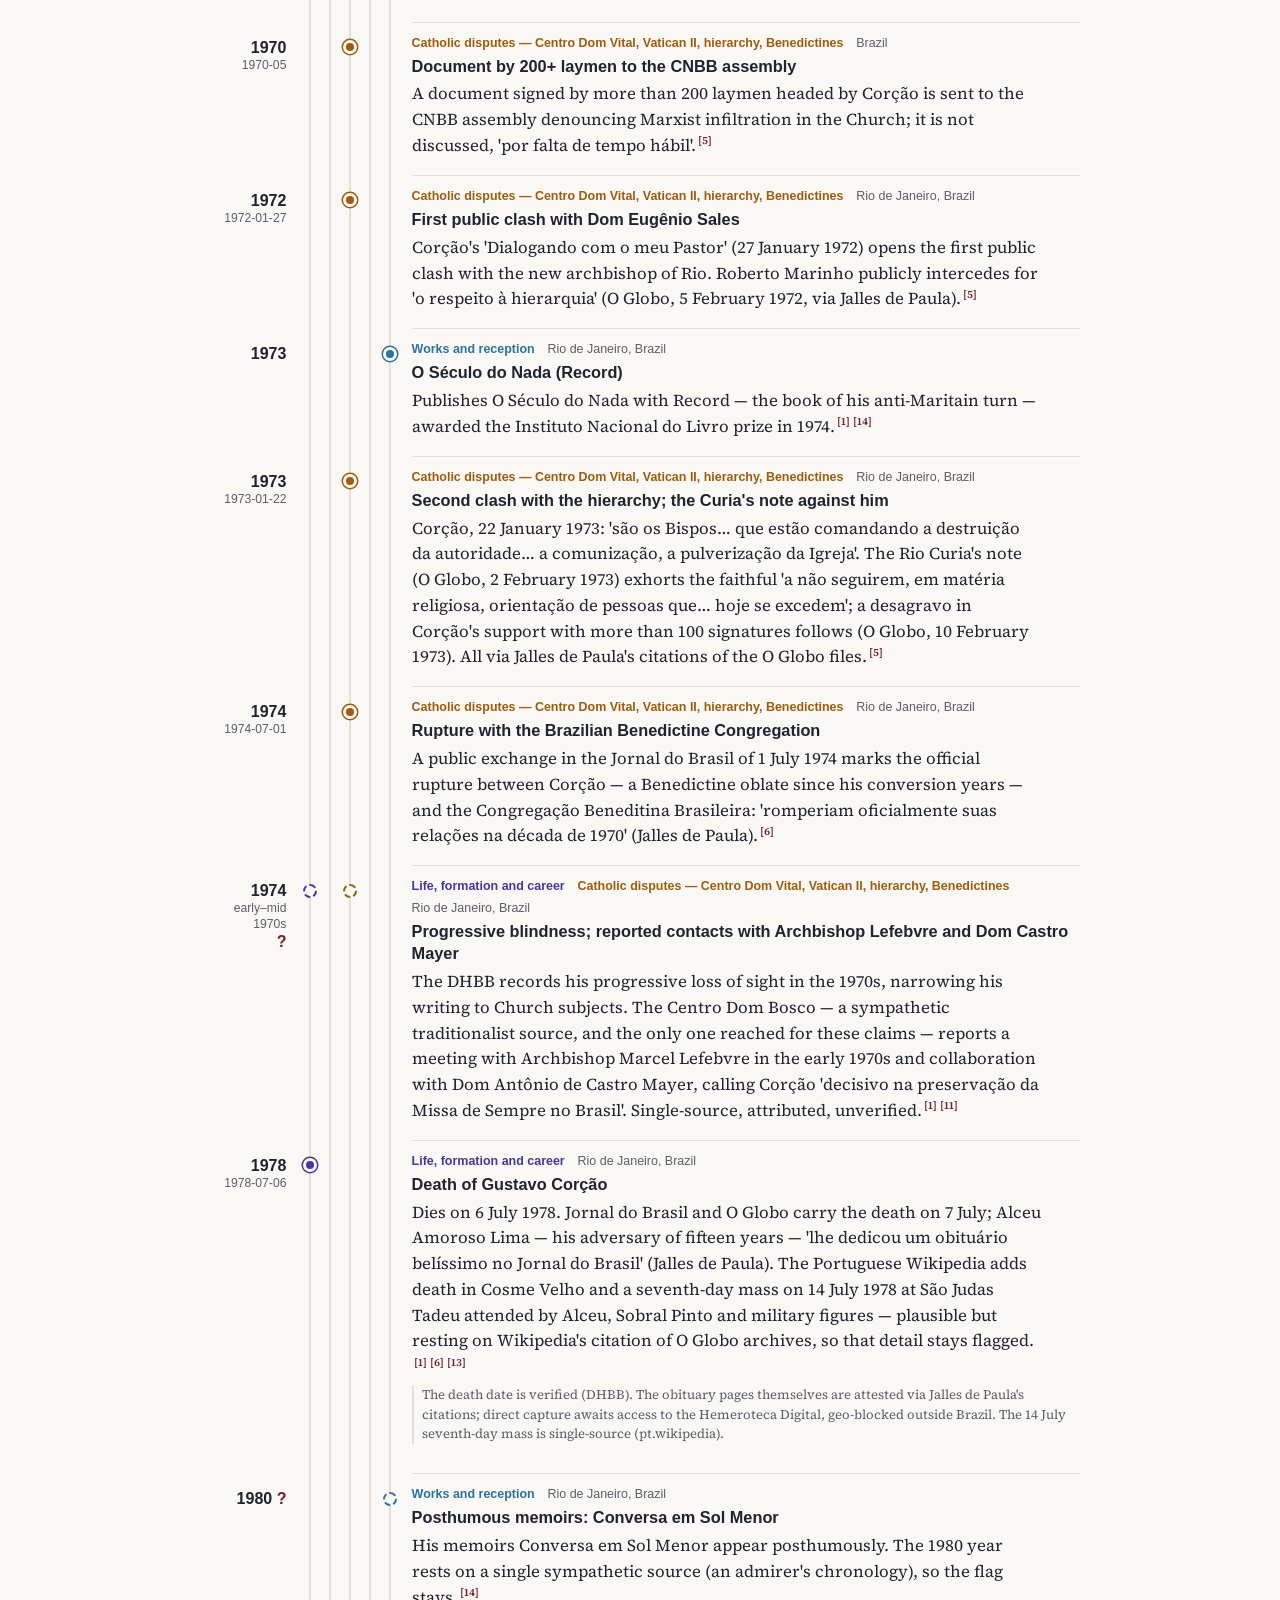
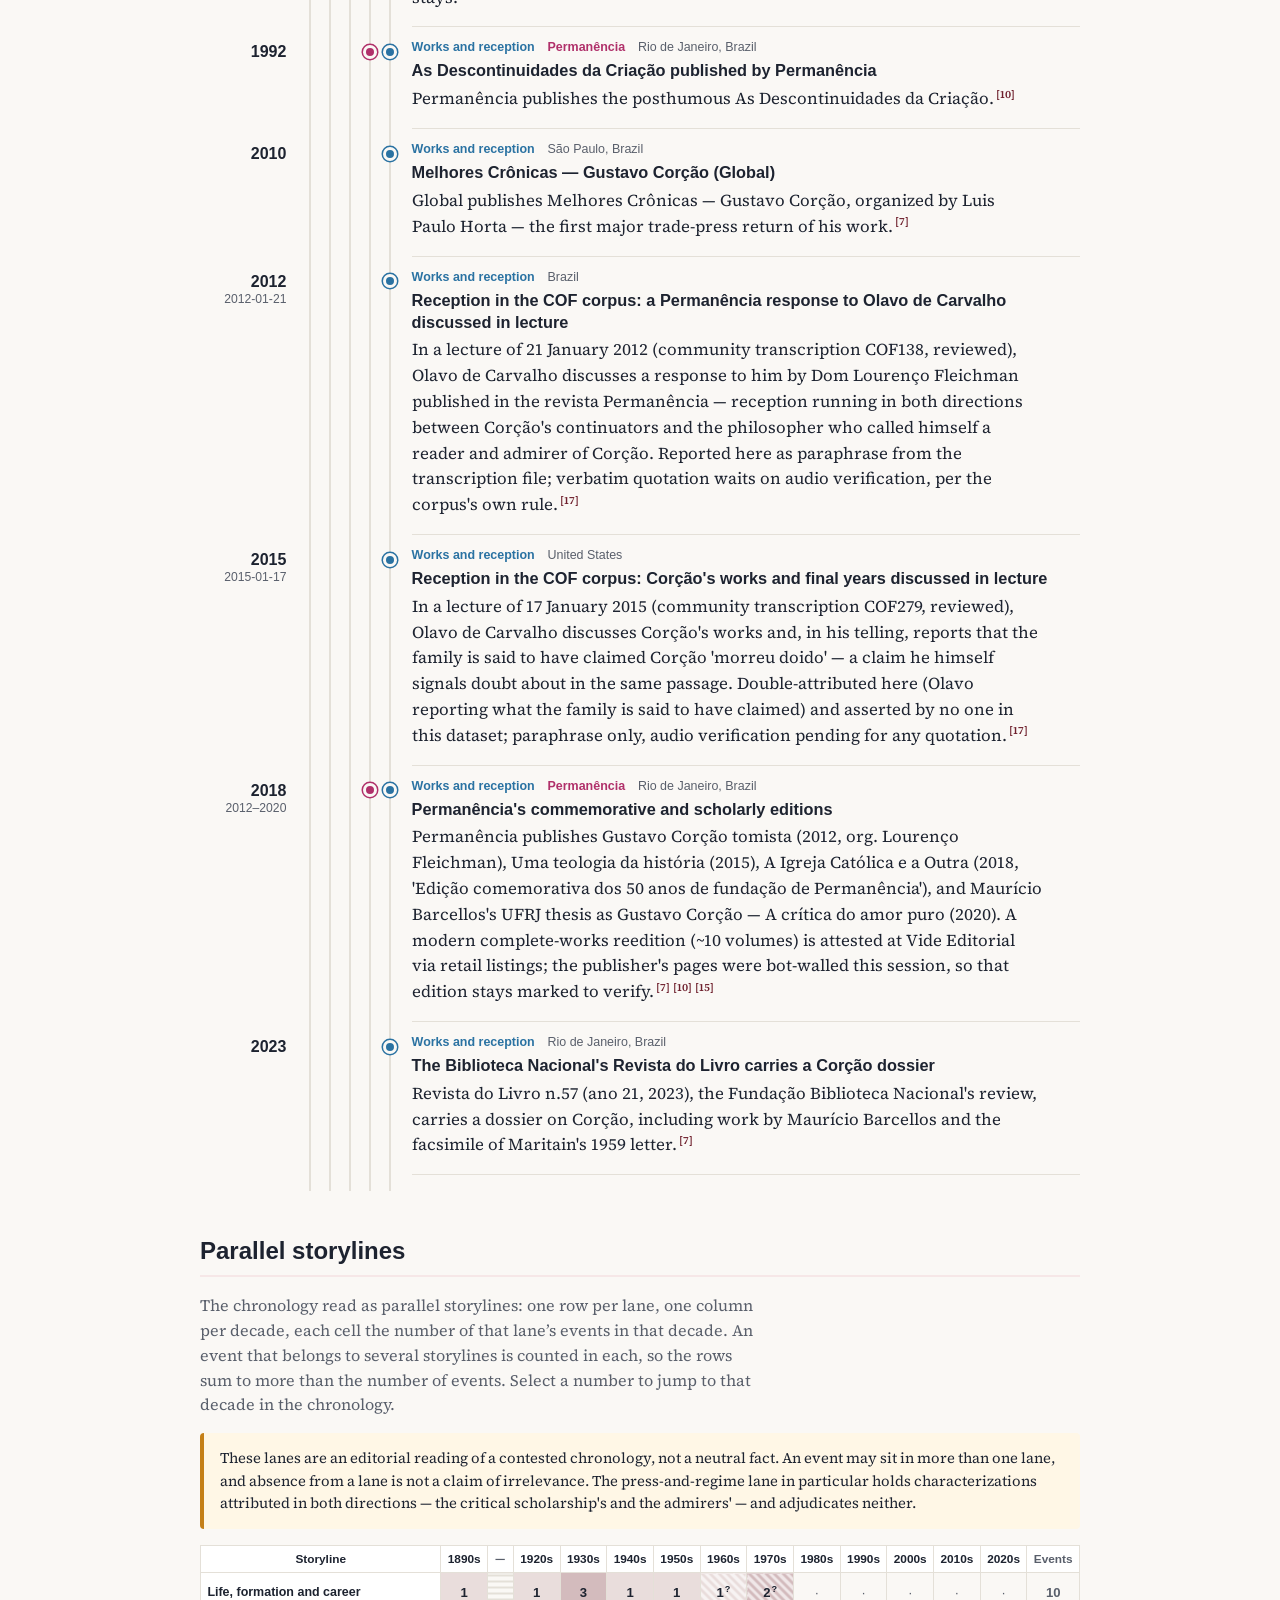
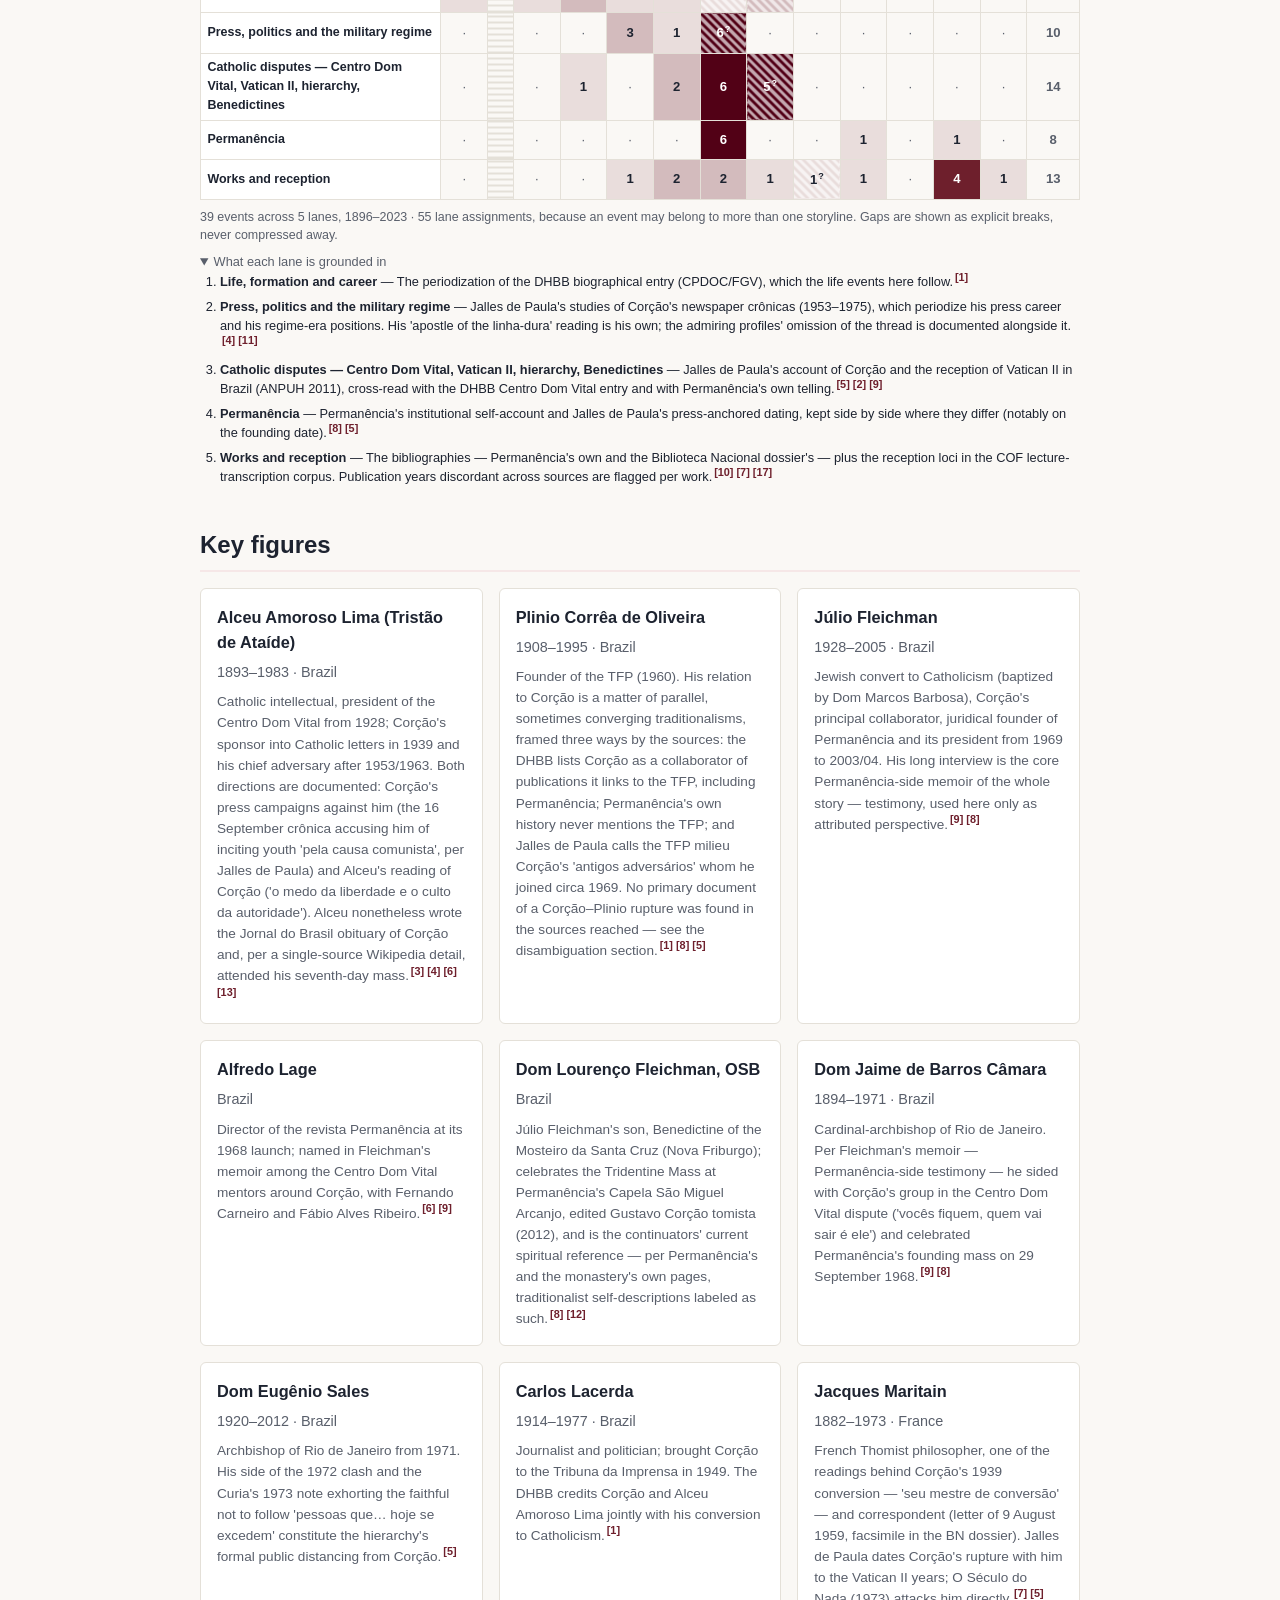
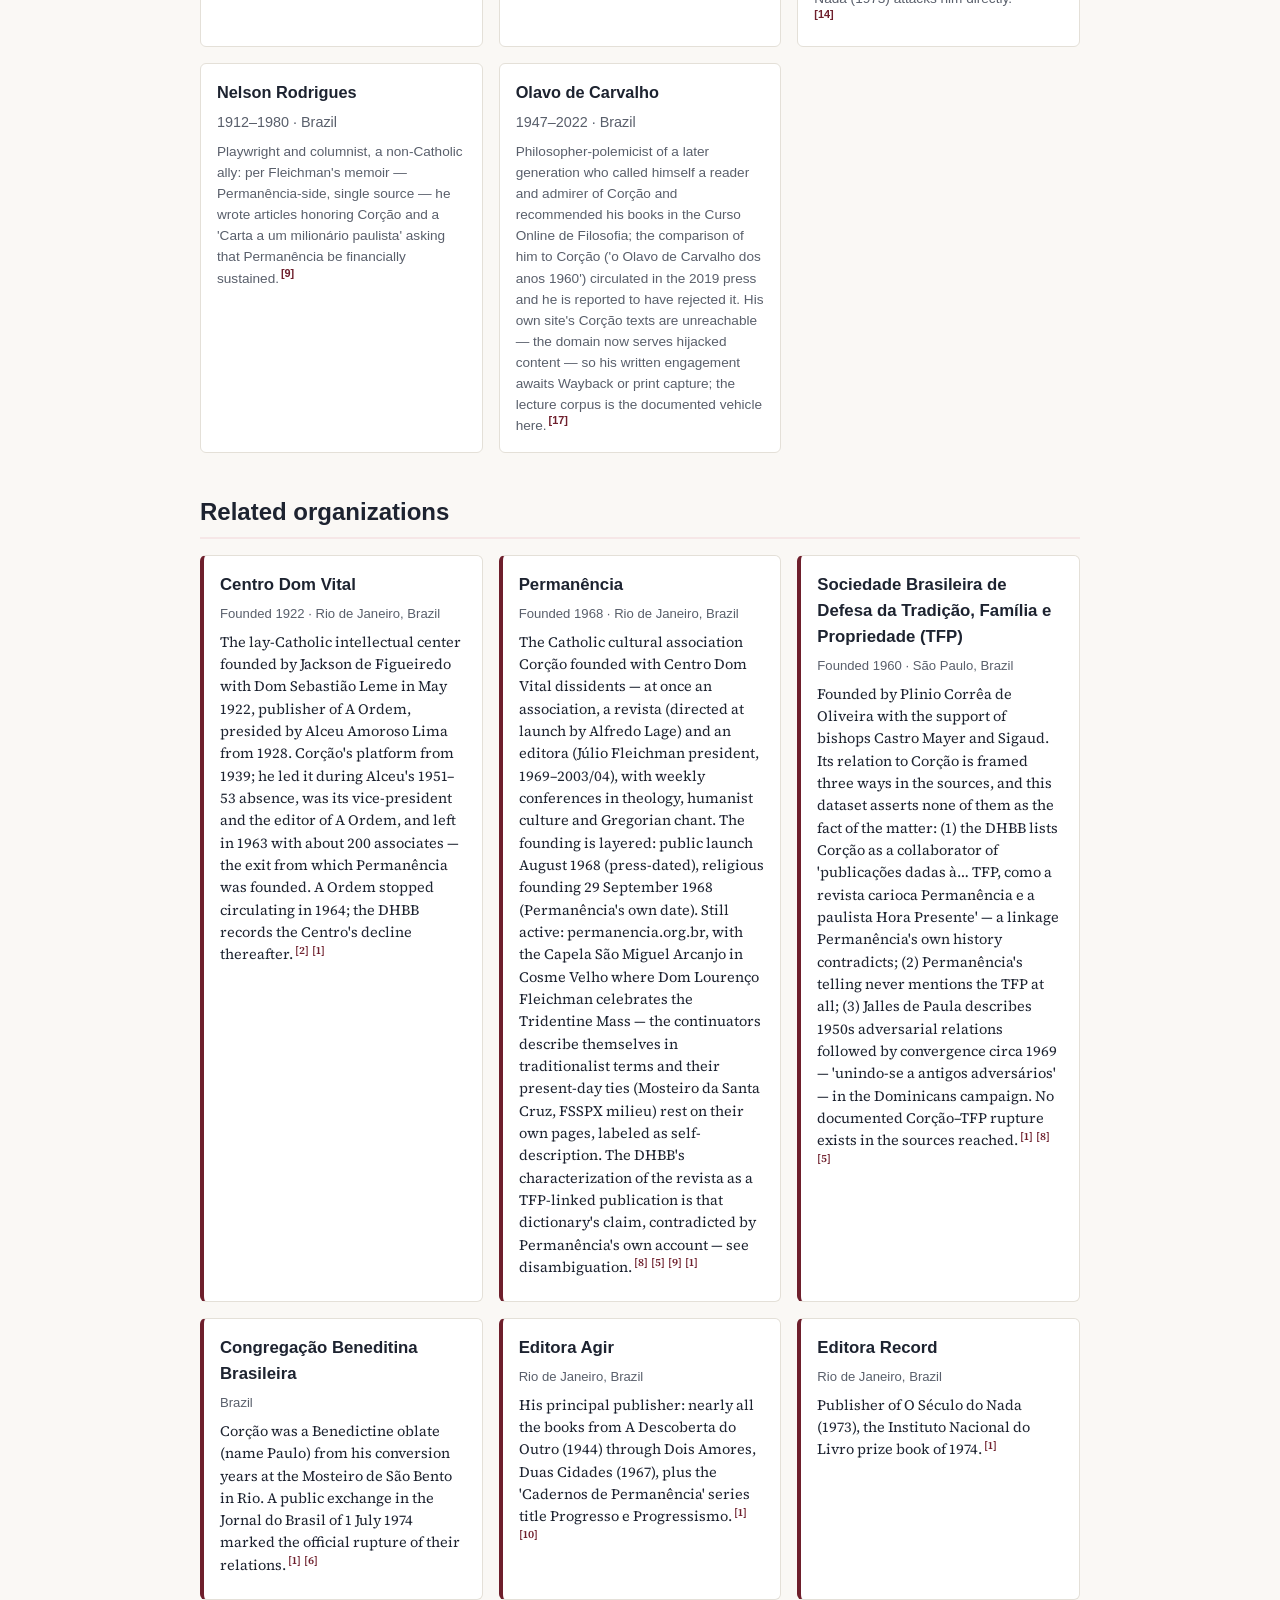
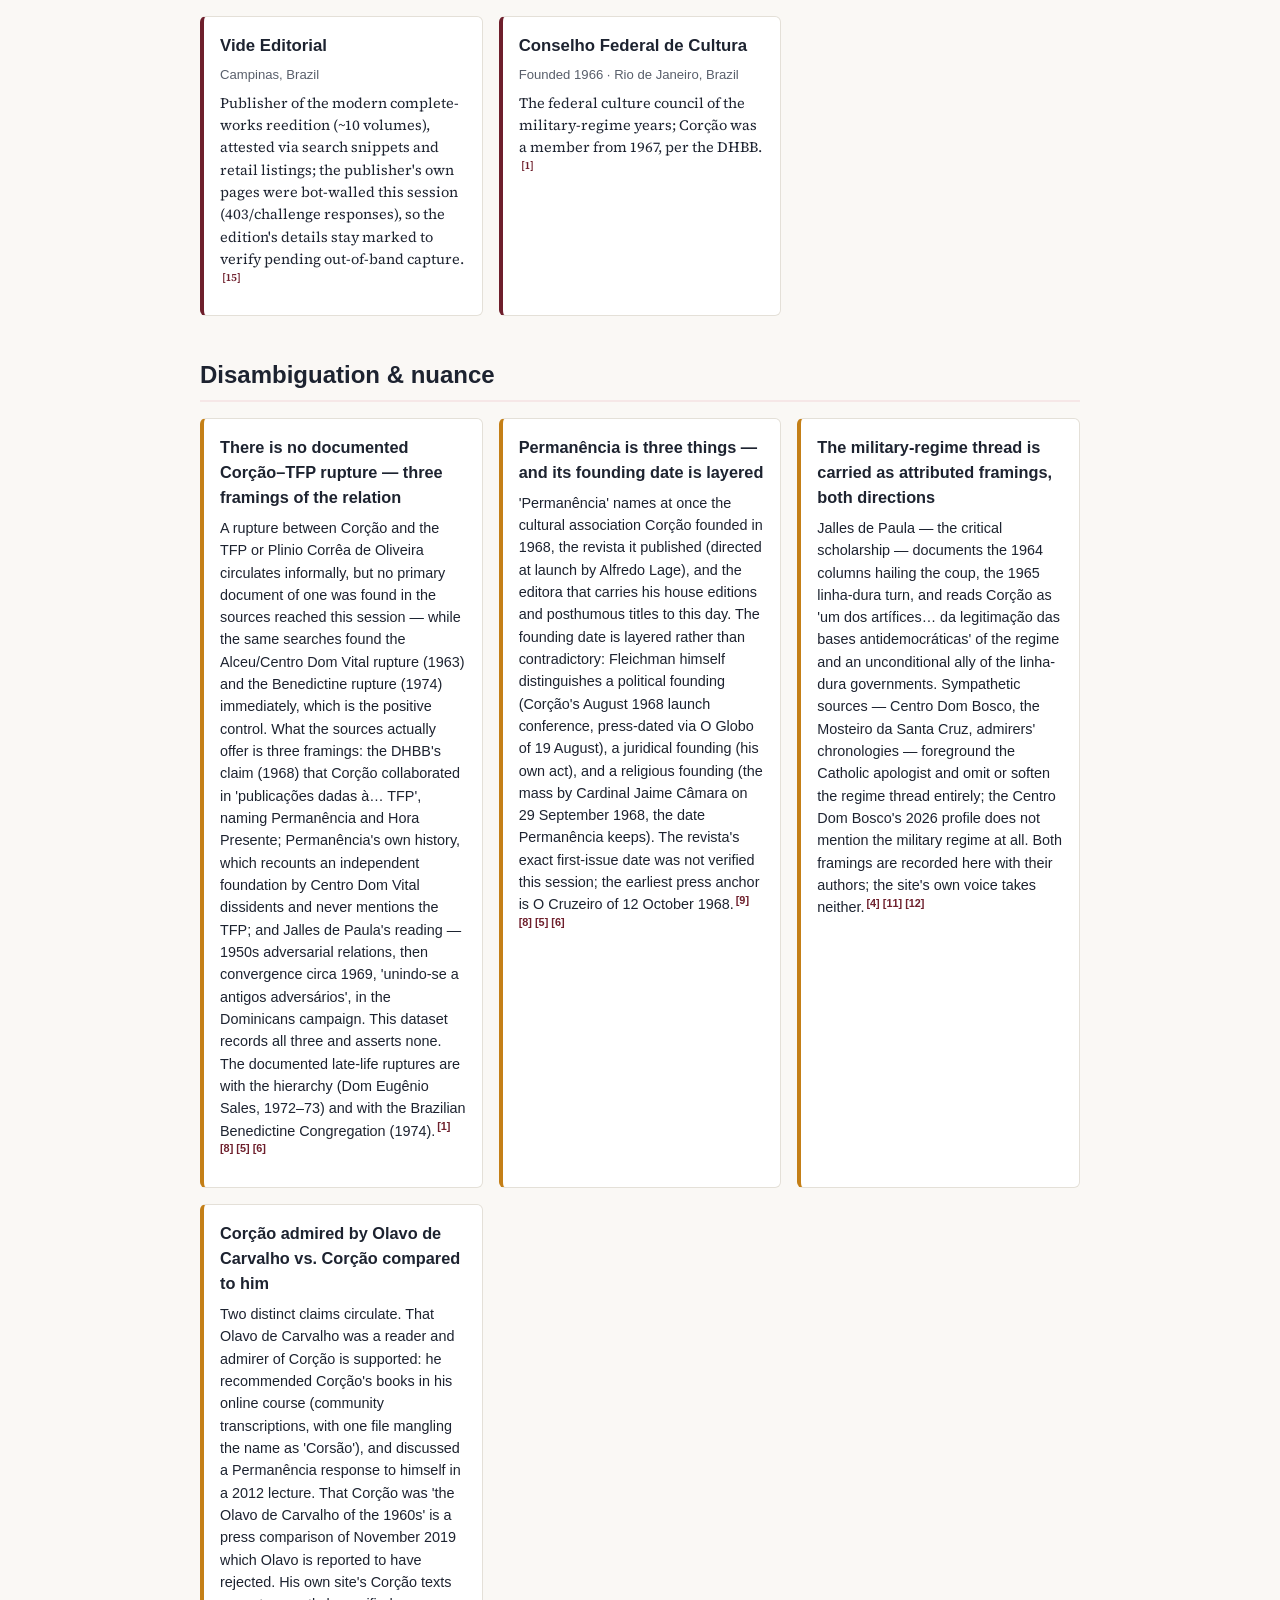
<file: docs/en/index.html>
<!DOCTYPE html>
<html lang="en">
<head>
  <meta charset="utf-8">
  <meta name="viewport" content="width=device-width, initial-scale=1">
  <title>Gustavo Corção — Cronologia</title>
  <meta name="description" content="An open, source-referenced chronology of Gustavo Corção — Brazilian Catholic writer, engineer and polemicist: his life and works, the Centro Dom Vital years, the founding of Permanência, the disputes of the 1960s–70s, and his posthumous reception.">
  <!-- Google tag (gtag.js) -->
  <script async src="https://www.googletagmanager.com/gtag/js?id=G-R9LV1QZHVE"></script>
  <script>
    window.dataLayer = window.dataLayer || [];
    function gtag(){dataLayer.push(arguments);}
    gtag('js', new Date());
    gtag('config', 'G-R9LV1QZHVE');
  </script>
  <link rel="stylesheet" href="../styles.css">
  <script src="../river.js" defer></script>
  <script src="../cite.js" defer data-label="Reference" data-all="All references"></script>
  <link rel="canonical" href="https://cronologia.github.io/corcao/en/">
  <link rel="alternate" hreflang="en" href="https://cronologia.github.io/corcao/en/">
  <link rel="alternate" hreflang="es" href="https://cronologia.github.io/corcao/es/">
  <link rel="alternate" hreflang="pt" href="https://cronologia.github.io/corcao/pt/">
  <link rel="alternate" hreflang="x-default" href="https://cronologia.github.io/corcao/">
  <meta property="og:type" content="website">
  <meta property="og:site_name" content="Gustavo Corção — Cronologia">
  <meta property="og:locale" content="en_US">
  <meta property="og:title" content="Gustavo Corção — Cronologia">
  <meta property="og:description" content="An open, source-referenced chronology of Gustavo Corção — Brazilian Catholic writer, engineer and polemicist: his life and works, the Centro Dom Vital years, the founding of Permanência, the disputes of the 1960s–70s, and his posthumous reception.">
  <meta property="og:url" content="https://cronologia.github.io/corcao/en/">
  <meta name="twitter:card" content="summary">
  <meta name="twitter:title" content="Gustavo Corção — Cronologia">
  <meta name="twitter:description" content="An open, source-referenced chronology of Gustavo Corção — Brazilian Catholic writer, engineer and polemicist: his life and works, the Centro Dom Vital years, the founding of Permanência, the disputes of the 1960s–70s, and his posthumous reception.">
  <script type="application/ld+json">
  {
    "@context": "https://schema.org",
    "@type": "WebSite",
    "name": "Gustavo Corção — Cronologia",
    "description": "An open, source-referenced chronology of Gustavo Corção — Brazilian Catholic writer, engineer and polemicist: his life and works, the Centro Dom Vital years, the founding of Permanência, the disputes of the 1960s–70s, and his posthumous reception.",
    "url": "https://cronologia.github.io/corcao/en/",
    "inLanguage": "en"
  }
  </script>
</head>
<body>
  <header class="site-header">
    <div class="wrap">
      <nav class="lang-switch" aria-label="Language"><span class="lang-current" aria-current="true">EN</span><a href="../es/" hreflang="es">ES</a><a href="../pt/" hreflang="pt">PT</a></nav>
      <h1>Gustavo Corção — Cronologia</h1>
      <p class="subtitle">Chronology of Gustavo Corção (1896–1978)</p>
      <p class="lead">An open, source-referenced chronology of Gustavo Corção — Brazilian Catholic writer, engineer and polemicist: his life and works, the Centro Dom Vital years, the founding of Permanência, the disputes of the 1960s–70s, and his posthumous reception.</p>
      <p class="updated">Last updated: 2026-08-11</p>
      <div class="viz-chips">
        <a href="#chronology">📜 Chronology</a>
        <a href="#chronology-spine">📈 In time</a>
        <a href="#threads">🧵 Storylines</a>
      </div>
    </div>
  </header>

  <nav class="site-nav">
    <div class="wrap">
      <a href="#about">About</a>
      <a href="#chronology">Chronology</a>
      <a href="#chronology-spine">Over time</a>
      <a href="#threads">Storylines</a>
      <a href="#figures">Key figures</a>
      <a href="#organizations">Organizations</a>
      <a href="#disambiguation">Disambiguation</a>
      <a href="#references">References</a>
    </div>
  </nav>

  <main class="wrap">
    <section id="chronology-spine" class="viz">
      <h2>Events over time</h2>
      <p class="section-intro">How the record is distributed across time. Bar height is the number of recorded events in that decade; the hatched part of a bar is events whose date is not yet verified against a primary source. Select a decade to jump to it in the chronology below.</p>
      <figure class="chrono-spine">
        <div class="viz-scroll">
        <ol class="cs-track-list">
          <li class="cs-col"><a href="#decade-1890" title="1890s: 1 event"><span class="cs-count">1</span><span class="cs-track"><span class="cs-bar" style="height:7.7%"></span></span><span class="cs-label">1890s</span><span class="visually-hidden">1890s: 1 event</span></a></li>
          <li class="cs-break"><span class="cs-break-mark" aria-hidden="true">⸺</span><span class="cs-break-label">2 decades with no recorded events (1900–1919)</span></li>
          <li class="cs-col"><a href="#decade-1920" title="1920s: 1 event"><span class="cs-count">1</span><span class="cs-track"><span class="cs-bar" style="height:7.7%"></span></span><span class="cs-label">1920s</span><span class="visually-hidden">1920s: 1 event</span></a></li>
          <li class="cs-col"><a href="#decade-1930" title="1930s: 3 events"><span class="cs-count">3</span><span class="cs-track"><span class="cs-bar" style="height:23.1%"></span></span><span class="cs-label">1930s</span><span class="visually-hidden">1930s: 3 events</span></a></li>
          <li class="cs-col"><a href="#decade-1940" title="1940s: 3 events"><span class="cs-count">3</span><span class="cs-track"><span class="cs-bar" style="height:23.1%"></span></span><span class="cs-label">1940s</span><span class="visually-hidden">1940s: 3 events</span></a></li>
          <li class="cs-col"><a href="#decade-1950" title="1950s: 4 events"><span class="cs-count">4</span><span class="cs-track"><span class="cs-bar" style="height:30.8%"></span></span><span class="cs-label">1950s</span><span class="visually-hidden">1950s: 4 events</span></a></li>
          <li class="cs-col"><a href="#decade-1960" title="1960s: 13 events, 1 with an unverified date"><span class="cs-count">13</span><span class="cs-track"><span class="cs-bar" style="height:100%"><span class="cs-unverified" style="height:7.7%"></span></span></span><span class="cs-label">1960s</span><span class="visually-hidden">1960s: 13 events, 1 with an unverified date</span></a></li>
          <li class="cs-col"><a href="#decade-1970" title="1970s: 7 events, 1 with an unverified date"><span class="cs-count">7</span><span class="cs-track"><span class="cs-bar" style="height:53.8%"><span class="cs-unverified" style="height:14.312267657992567%"></span></span></span><span class="cs-label">1970s</span><span class="visually-hidden">1970s: 7 events, 1 with an unverified date</span></a></li>
          <li class="cs-col"><a href="#decade-1980" title="1980s: 1 event, 1 with an unverified date"><span class="cs-count">1</span><span class="cs-track"><span class="cs-bar" style="height:7.7%"><span class="cs-unverified" style="height:100%"></span></span></span><span class="cs-label">1980s</span><span class="visually-hidden">1980s: 1 event, 1 with an unverified date</span></a></li>
          <li class="cs-col"><a href="#decade-1990" title="1990s: 1 event"><span class="cs-count">1</span><span class="cs-track"><span class="cs-bar" style="height:7.7%"></span></span><span class="cs-label">1990s</span><span class="visually-hidden">1990s: 1 event</span></a></li>
          <li class="cs-col cs-empty"><span class="cs-count"></span><span class="cs-track"></span><span class="cs-label">2000s</span></li>
          <li class="cs-col"><a href="#decade-2010" title="2010s: 4 events"><span class="cs-count">4</span><span class="cs-track"><span class="cs-bar" style="height:30.8%"></span></span><span class="cs-label">2010s</span><span class="visually-hidden">2010s: 4 events</span></a></li>
          <li class="cs-col"><a href="#decade-2020" title="2020s: 1 event"><span class="cs-count">1</span><span class="cs-track"><span class="cs-bar" style="height:7.7%"></span></span><span class="cs-label">2020s</span><span class="visually-hidden">2020s: 1 event</span></a></li>
        </ol>
        </div>
        <figcaption>39 events, 1896–2023 · 3 with a date not yet verified against a primary source. Gaps are shown as explicit breaks, never compressed away.</figcaption>
      </figure>
    </section>

    <section id="about">
      <h2>About</h2>
      <p class="notice">Work-in-progress dataset compiled from public sources (see references). Contested characterizations are attributed to their authors — never asserted in the site&#39;s own voice — and dates not yet verified against a primary source carry a ? flag. Known limits of this snapshot: publication years of several books are discordant across the standard sources and are flagged per work rather than silently chosen; the 1978 press obituaries are attested via scholarship while the newspaper pages themselves await capture (the Hemeroteca Digital, memoria.bn.gov.br, is geo-blocked outside Brazil); olavodecarvalho.org now serves hijacked content, so Olavo de Carvalho&#39;s texts on Corção await Wayback or print capture and are represented here only through the lecture-transcription corpus; and the military-regime thread is carried as attributed framings in both directions — critical scholarship names his role, sympathetic profiles omit it, and this dataset records both without adjudicating.</p>
      <dl class="facts">
        <dt>Who he was</dt>
        <dd>Gustavo Corção Braga (1896–1978): Brazilian Catholic writer, engineer and polemicist — an adult convert (1939), a columnist for major Rio de Janeiro newspapers for over three decades, and the founder of the association, revista and editora Permanência (1968).<sup class="cite"><a href="#ref-1" title="Reference 1">[1]</a> <a href="#ref-5" title="Reference 5">[5]</a></sup></dd>
        <dt>Born</dt>
        <dd>17 December 1896, Rio de Janeiro (then Distrito Federal), son of Francisco Braga, an accountant, and Graciete Corção Braga, a schoolteacher.<sup class="cite"><a href="#ref-1" title="Reference 1">[1]</a></sup></dd>
        <dt>Died</dt>
        <dd>6 July 1978, Rio de Janeiro. Obituary coverage in Jornal do Brasil and O Globo of 7 July 1978 — including an obituary of him by Alceu Amoroso Lima — is attested via Jalles de Paula&#39;s scholarship; the newspaper pages themselves await capture, the Hemeroteca Digital being geo-blocked outside Brazil.<sup class="cite"><a href="#ref-1" title="Reference 1">[1]</a> <a href="#ref-6" title="Reference 6">[6]</a></sup></dd>
        <dt>Conversion</dt>
        <dd>1939, out of the crisis that followed his first wife&#39;s death (1936), through readings of Chesterton and Maritain and through Carlos Chagas Filho, who introduced him to Alceu Amoroso Lima, then president of the Centro Dom Vital. He studied Thomism, then theology at the Mosteiro de São Bento, where he became a Benedictine oblate under the name Paulo.<sup class="cite"><a href="#ref-1" title="Reference 1">[1]</a> <a href="#ref-5" title="Reference 5">[5]</a></sup></dd>
        <dt>Engineering career</dt>
        <dd>Left the Escola Politécnica in his final year (1920); assistant in astronomy there from 1925; radiotelegraphy at Radiobrás 1926–1937; professor of electronics at the Escola Técnica do Exército (today&#39;s IME) from 1935; professor at the Faculdade Nacional de Engenharia from 1951; retired from all three posts in 1966.<sup class="cite"><a href="#ref-1" title="Reference 1">[1]</a></sup></dd>
        <dt>Marriages</dt>
        <dd>First, Diva Paiva, who died in 1936, with two children (named Mabel and Rogério only by the Portuguese Wikipedia — single-source, unverified); second, Hebe Nathanson Ferreira da Silva, with four children.<sup class="cite"><a href="#ref-1" title="Reference 1">[1]</a> <a href="#ref-13" title="Reference 13">[13]</a></sup></dd>
        <dt>Press platforms</dt>
        <dd>Diário de Notícias from 1944 (columnist 1953–1967 in Jalles de Paula&#39;s periodization); Tribuna da Imprensa 1949–1952 at Carlos Lacerda&#39;s invitation; O Estado de S. Paulo from 1954, Correio do Povo from 1956, Gazeta do Povo and A Tarde from 1960; O Globo from 11 April 1968 until his death, writing Thursdays and Saturdays.<sup class="cite"><a href="#ref-1" title="Reference 1">[1]</a> <a href="#ref-5" title="Reference 5">[5]</a> <a href="#ref-4" title="Reference 4">[4]</a></sup></dd>
        <dt>Principal works</dt>
        <dd>A Descoberta do Outro (Agir, 1944; conversion narrative); Três Alqueires e Uma Vaca (Agir, 1946 — 1945 per the DHBB); Lições de Abismo (Agir, 1950; his only novel); As Fronteiras da Técnica (Agir — year discordant across sources: 1951 DHBB, 1952 BN bibliography, 1953 ANPUH, 1954 Permanência); Dez Anos (Agir, 1956); Claro Escuro (Agir, 1958); Machado de Assis (Agir, 1959); Patriotismo e Nacionalismo (Ed. Presença, 1960 — single source); O Desconcerto do Mundo (Agir, 1965 — 1964 per DHBB, 1961 per ANPUH); Dois Amores, Duas Cidades (Agir, 1967, 2 vols); A Tempo e Contratempo (Permanência, 1969); Progresso e Progressismo (1970 per Permanência&#39;s site, 1974 per the BN bibliography); O Século do Nada (Record, 1973); posthumously, Conversa em Sol Menor (memoirs, 1980 — single-source year) and As Descontinuidades da Criação (Permanência, 1992).<sup class="cite"><a href="#ref-1" title="Reference 1">[1]</a> <a href="#ref-10" title="Reference 10">[10]</a> <a href="#ref-7" title="Reference 7">[7]</a> <a href="#ref-5" title="Reference 5">[5]</a> <a href="#ref-14" title="Reference 14">[14]</a></sup></dd>
        <dt>Prizes and honours</dt>
        <dd>A prize for Lições de Abismo whose name and year are contested (UNESCO 1955 per the DHBB, UNESCO 1954 per Permanência&#39;s bibliography, IBCC 1954 per the Portuguese Wikipedia); the Instituto Nacional do Livro prize, 1974, for O Século do Nada; and a 1965 Nobel candidacy proposed by Manuel Bandeira, reported only by sympathetic and secondary sources — flagged.<sup class="cite"><a href="#ref-1" title="Reference 1">[1]</a> <a href="#ref-10" title="Reference 10">[10]</a> <a href="#ref-13" title="Reference 13">[13]</a> <a href="#ref-11" title="Reference 11">[11]</a></sup></dd>
        <dt>Permanência</dt>
        <dd>Founded by Corção with intellectuals who had left the Centro Dom Vital with him: a public launch conference in August 1968 (press-dated via O Globo of 19 August 1968), and a religious founding on 29 September 1968 with a mass by Cardinal Jaime Câmara — the date Permanência itself keeps. Association, revista and editora at once; still active today under continuators who describe themselves in traditionalist terms.<sup class="cite"><a href="#ref-5" title="Reference 5">[5]</a> <a href="#ref-8" title="Reference 8">[8]</a> <a href="#ref-9" title="Reference 9">[9]</a></sup></dd>
        <dt>Documented ruptures</dt>
        <dd>With Alceu Amoroso Lima and the Centro Dom Vital (1963, taking about 200 associates with him); with Jacques Maritain, his &#39;master of conversion&#39;, dated by Jalles de Paula to the Vatican II years; with the Rio hierarchy in the public clashes with Dom Eugênio Sales (1972 and 1973); and with the Brazilian Benedictine Congregation (July 1974). No Corção–TFP rupture is documented in the sources reached — see the disambiguation section for the three framings of that relation.<sup class="cite"><a href="#ref-1" title="Reference 1">[1]</a> <a href="#ref-5" title="Reference 5">[5]</a> <a href="#ref-6" title="Reference 6">[6]</a></sup></dd>
      </dl>
    </section>

    <section id="chronology" class="river rv-lanes">
      <h2>Chronology</h2>
      <p class="section-intro">Key events in chronological order. A <span class="flag">?</span> flag marks
      dates not yet verified against a primary source.</p>
      <div class="rv-bar">
        <div class="rv-controls" role="group" aria-label="Filter the chronology" hidden>
          <label class="rv-chip rv-l0"><input type="checkbox" data-lane="life" checked><span class="rv-sw"></span>Life, formation and career</label>
          <label class="rv-chip rv-l1"><input type="checkbox" data-lane="press-regime" checked><span class="rv-sw"></span>Press, politics and the military regime</label>
          <label class="rv-chip rv-l2"><input type="checkbox" data-lane="church-disputes" checked><span class="rv-sw"></span>Catholic disputes — Centro Dom Vital, Vatican II, hierarchy, Benedictines</label>
          <label class="rv-chip rv-l3"><input type="checkbox" data-lane="permanencia" checked><span class="rv-sw"></span>Permanência</label>
          <label class="rv-chip rv-l4"><input type="checkbox" data-lane="works-reception" checked><span class="rv-sw"></span>Works and reception</label>
          <label class="rv-chip rv-firm"><input type="checkbox" data-firm><span class="rv-sw"></span>Firm dates only</label>
          <label class="rv-find">Find <input type="search" autocomplete="off"></label>
          <p class="rv-status" aria-live="polite" data-all="all {n} events" data-some="{n} of {total} events shown" data-reading="Reading"></p>
        </div>
        <svg class="rv-ribbon" viewBox="-4 0 1008 73" preserveAspectRatio="xMinYMid meet" role="img" aria-label="Overview of all 39 events in 5 storylines; long gaps in the record are drawn as breaks">
          <rect class="rv-row" x="0" y="2" width="1000" height="9"/><rect class="rv-row" x="0" y="13" width="1000" height="9"/><rect class="rv-row" x="0" y="24" width="1000" height="9"/><rect class="rv-row" x="0" y="35" width="1000" height="9"/><rect class="rv-row" x="0" y="46" width="1000" height="9"/><rect class="rv-brk" x="88" y="2" width="4" height="53"><title>2 decades with no recorded events (1900–1919)</title></rect>
          <line class="rv-tick rv-l0" data-i="0" x1="53.3" x2="53.3" y1="3.5" y2="9.5"/><line class="rv-tick rv-l0" data-i="1" x1="102.1" x2="102.1" y1="3.5" y2="9.5"/><line class="rv-tick rv-l0" data-i="2" x1="225.1" x2="225.1" y1="3.5" y2="9.5"/><line class="rv-tick rv-l0" data-i="3" x1="233.3" x2="233.3" y1="3.5" y2="9.5"/><line class="rv-tick rv-l0" data-i="4" x1="257.9" x2="257.9" y1="3.5" y2="9.5"/><line class="rv-tick rv-l2" data-i="4" x1="257.9" x2="257.9" y1="25.5" y2="31.5"/><line class="rv-tick rv-l4" data-i="5" x1="298.9" x2="298.9" y1="47.5" y2="53.5"/><line class="rv-tick rv-l1" data-i="5" x1="298.9" x2="298.9" y1="14.5" y2="20.5"/><line class="rv-tick rv-l1" data-i="6" x1="307.1" x2="307.1" y1="14.5" y2="20.5"/><line class="rv-tick rv-l0" data-i="6" x1="307.1" x2="307.1" y1="3.5" y2="9.5"/><line class="rv-tick rv-l1" data-i="7" x1="339.9" x2="339.9" y1="14.5" y2="20.5"/><line class="rv-tick rv-l4" data-i="8" x1="348.1" x2="348.1" y1="47.5" y2="53.5"/><line class="rv-tick rv-l2" data-i="9" x1="356.3" x2="356.3" y1="25.5" y2="31.5"/><line class="rv-tick rv-l0" data-i="9" x1="356.3" x2="356.3" y1="3.5" y2="9.5"/><line class="rv-tick rv-l1" data-i="10" x1="380.9" x2="380.9" y1="14.5" y2="20.5"/><line class="rv-tick rv-l4" data-i="11" x1="421.9" x2="421.9" y1="47.5" y2="53.5"/><line class="rv-tick rv-l2" data-i="11" x1="421.9" x2="421.9" y1="25.5" y2="31.5"/><line class="rv-tick rv-l2" data-i="12" x1="454.7" x2="454.7" y1="25.5" y2="31.5"/><line class="rv-tick rv-l2" data-i="13" x1="462.9" x2="462.9" y1="25.5" y2="31.5"/><line class="rv-tick rv-l1" data-i="14" x1="462.9" x2="462.9" y1="14.5" y2="20.5"/><line class="rv-tick rv-l1" data-i="15" x1="471.1" x2="471.1" y1="14.5" y2="20.5"/><line class="rv-tick rv-l2" data-i="15" x1="471.1" x2="471.1" y1="25.5" y2="31.5"/><line class="rv-tick rv-l1 rv-u" data-i="16" x1="487.5" x2="487.5" y1="14.5" y2="20.5"/><line class="rv-tick rv-l0 rv-u" data-i="16" x1="487.5" x2="487.5" y1="3.5" y2="9.5"/><line class="rv-tick rv-l1" data-i="17" x1="495.7" x2="495.7" y1="14.5" y2="20.5"/><line class="rv-tick rv-l3" data-i="18" x1="495.7" x2="495.7" y1="36.5" y2="42.5"/><line class="rv-tick rv-l2" data-i="19" x1="495.7" x2="495.7" y1="25.5" y2="31.5"/><line class="rv-tick rv-l3" data-i="19" x1="495.7" x2="495.7" y1="36.5" y2="42.5"/><line class="rv-tick rv-l3" data-i="20" x1="495.7" x2="495.7" y1="36.5" y2="42.5"/><line class="rv-tick rv-l3" data-i="21" x1="495.7" x2="495.7" y1="36.5" y2="42.5"/><line class="rv-tick rv-l4" data-i="21" x1="495.7" x2="495.7" y1="47.5" y2="53.5"/><line class="rv-tick rv-l3" data-i="22" x1="503.9" x2="503.9" y1="36.5" y2="42.5"/><line class="rv-tick rv-l4" data-i="22" x1="503.9" x2="503.9" y1="47.5" y2="53.5"/><line class="rv-tick rv-l2" data-i="23" x1="503.9" x2="503.9" y1="25.5" y2="31.5"/><line class="rv-tick rv-l1" data-i="23" x1="503.9" x2="503.9" y1="14.5" y2="20.5"/><line class="rv-tick rv-l2" data-i="24" x1="503.9" x2="503.9" y1="25.5" y2="31.5"/><line class="rv-tick rv-l1" data-i="24" x1="503.9" x2="503.9" y1="14.5" y2="20.5"/><line class="rv-tick rv-l3" data-i="24" x1="503.9" x2="503.9" y1="36.5" y2="42.5"/><line class="rv-tick rv-l2" data-i="25" x1="512.1" x2="512.1" y1="25.5" y2="31.5"/><line class="rv-tick rv-l2" data-i="26" x1="528.5" x2="528.5" y1="25.5" y2="31.5"/><line class="rv-tick rv-l4" data-i="27" x1="536.7" x2="536.7" y1="47.5" y2="53.5"/><line class="rv-tick rv-l2" data-i="28" x1="536.7" x2="536.7" y1="25.5" y2="31.5"/><line class="rv-tick rv-l2" data-i="29" x1="544.9" x2="544.9" y1="25.5" y2="31.5"/><line class="rv-tick rv-l0 rv-u" data-i="30" x1="544.9" x2="544.9" y1="3.5" y2="9.5"/><line class="rv-tick rv-l2 rv-u" data-i="30" x1="544.9" x2="544.9" y1="25.5" y2="31.5"/><line class="rv-tick rv-l0" data-i="31" x1="577.7" x2="577.7" y1="3.5" y2="9.5"/><line class="rv-tick rv-l4 rv-u" data-i="32" x1="594.1" x2="594.1" y1="47.5" y2="53.5"/><line class="rv-tick rv-l4" data-i="33" x1="692.5" x2="692.5" y1="47.5" y2="53.5"/><line class="rv-tick rv-l3" data-i="33" x1="692.5" x2="692.5" y1="36.5" y2="42.5"/><line class="rv-tick rv-l4" data-i="34" x1="840.1" x2="840.1" y1="47.5" y2="53.5"/><line class="rv-tick rv-l4" data-i="35" x1="856.5" x2="856.5" y1="47.5" y2="53.5"/><line class="rv-tick rv-l4" data-i="36" x1="881.1" x2="881.1" y1="47.5" y2="53.5"/><line class="rv-tick rv-l4" data-i="37" x1="905.7" x2="905.7" y1="47.5" y2="53.5"/><line class="rv-tick rv-l3" data-i="37" x1="905.7" x2="905.7" y1="36.5" y2="42.5"/><line class="rv-tick rv-l4" data-i="38" x1="946.7" x2="946.7" y1="47.5" y2="53.5"/>
          <text class="rv-axis" x="0" y="70" text-anchor="start">1896</text><text class="rv-axis" x="98" y="70" text-anchor="start">1920</text><text class="rv-axis" x="1000" y="70" text-anchor="end">2023</text><rect class="rv-win" x="0" y="0" width="0" height="57"/>
        </svg>
      </div>
      <ol class="rv-list" style="--lanes:5">
        <li class="rv-e" id="decade-1890" data-i="0" data-lanes="life" data-decade="1890s">
          <div class="rv-year">1896<small>1896-12-17</small></div>
          <div class="rv-node" aria-hidden="true"><i class="rv-l0" style="--k:0"></i></div>
          <div class="rv-card">
            <p class="rv-kick"><span class="rv-lane rv-l0">Life, formation and career</span><span>Rio de Janeiro, Brazil</span></p>
            <h3>Birth of Gustavo Corção Braga</h3>
            <p class="rv-text">Born in Rio de Janeiro, then the Distrito Federal, son of Francisco Braga, an accountant, and Graciete Corção Braga, a schoolteacher who ran the Colégio Corção, where he would later teach as a student.<sup class="cite"><a href="#ref-1" title="Reference 1">[1]</a></sup></p>
          </div>
        </li>
        <li class="rv-gap"><span>2 decades with no recorded events (1900–1919)</span></li>
        <li class="rv-e" id="decade-1920" data-i="1" data-lanes="life" data-decade="1920s">
          <div class="rv-year">1920<small>1913–1920</small></div>
          <div class="rv-node" aria-hidden="true"><i class="rv-l0" style="--k:0"></i></div>
          <div class="rv-card">
            <p class="rv-kick"><span class="rv-lane rv-l0">Life, formation and career</span><span>Rio de Janeiro, Brazil</span></p>
            <h3>Escola Politécnica years; leaves in the final year</h3>
            <p class="rv-text">Studies at the Colégio Pedro II and then the Escola Politécnica do Rio de Janeiro, abandoning the final year of engineering in 1920. As a student he reads O Capital, learns German, and sympathizes with Marxism — a phase his conversion narrative would later revisit.<sup class="cite"><a href="#ref-1" title="Reference 1">[1]</a></sup></p>
          </div>
        </li>
        <li class="rv-e" id="decade-1930" data-i="2" data-lanes="life" data-decade="1930s">
          <div class="rv-year">1935</div>
          <div class="rv-node" aria-hidden="true"><i class="rv-l0" style="--k:0"></i></div>
          <div class="rv-card">
            <p class="rv-kick"><span class="rv-lane rv-l0">Life, formation and career</span><span>Rio de Janeiro, Brazil</span></p>
            <h3>Professor of electronics at the Escola Técnica do Exército</h3>
            <p class="rv-text">Appointed professor of electronics at the Escola Técnica do Exército, the future Instituto Militar de Engenharia (IME), after a decade in radiotelegraphy at Radiobrás and an assistantship in astronomy at the Politécnica (1925, invited by Manuel Amoroso Costa).<sup class="cite"><a href="#ref-1" title="Reference 1">[1]</a></sup></p>
          </div>
        </li>
        <li class="rv-e" data-i="3" data-lanes="life" data-decade="1930s">
          <div class="rv-year">1936</div>
          <div class="rv-node" aria-hidden="true"><i class="rv-l0" style="--k:0"></i></div>
          <div class="rv-card">
            <p class="rv-kick"><span class="rv-lane rv-l0">Life, formation and career</span><span>Rio de Janeiro, Brazil</span></p>
            <h3>Death of his first wife, Diva Paiva</h3>
            <p class="rv-text">Diva Paiva dies, leaving two children. The DHBB entry places here the existential crisis behind his conversion three years later.<sup class="cite"><a href="#ref-1" title="Reference 1">[1]</a></sup></p>
          </div>
        </li>
        <li class="rv-e" data-i="4" data-lanes="life church-disputes" data-decade="1930s">
          <div class="rv-year">1939</div>
          <div class="rv-node" aria-hidden="true"><i class="rv-l0" style="--k:0"></i><i class="rv-l2" style="--k:2"></i></div>
          <div class="rv-card">
            <p class="rv-kick"><span class="rv-lane rv-l0">Life, formation and career</span><span class="rv-lane rv-l2">Catholic disputes — Centro Dom Vital, Vatican II, hierarchy, Benedictines</span><span>Rio de Janeiro, Brazil</span></p>
            <h3>Conversion to Catholicism; first article in A Ordem</h3>
            <p class="rv-text">Converts through readings of Chesterton and Maritain and through Carlos Chagas Filho, who introduces him to Alceu Amoroso Lima, president of the Centro Dom Vital. His first article — a criticism of Monteiro Lobato&#39;s children&#39;s literature — appears the same year in A Ordem, the Centro&#39;s review. He studies Thomism and then theology at the Mosteiro de São Bento, becoming a Benedictine oblate under the name Paulo.<sup class="cite"><a href="#ref-1" title="Reference 1">[1]</a> <a href="#ref-5" title="Reference 5">[5]</a></sup></p>
          </div>
        </li>
        <li class="rv-e" id="decade-1940" data-i="5" data-lanes="works-reception press-regime" data-decade="1940s">
          <div class="rv-year">1944</div>
          <div class="rv-node" aria-hidden="true"><i class="rv-l4" style="--k:4"></i><i class="rv-l1" style="--k:1"></i></div>
          <div class="rv-card">
            <p class="rv-kick"><span class="rv-lane rv-l4">Works and reception</span><span class="rv-lane rv-l1">Press, politics and the military regime</span><span>Rio de Janeiro, Brazil</span></p>
            <h3>A Descoberta do Outro (Agir); begins writing in the Diário de Notícias</h3>
            <p class="rv-text">Publishes his conversion narrative A Descoberta do Outro with Agir, acclaimed at once — Júlio Fleichman&#39;s memoir recalls him being compared to Machado de Assis — and begins collaborating in the Diário de Notícias. The book was later translated into English, Spanish and French, and reeditions print Jacques Maritain&#39;s letter to him.<sup class="cite"><a href="#ref-1" title="Reference 1">[1]</a> <a href="#ref-9" title="Reference 9">[9]</a> <a href="#ref-10" title="Reference 10">[10]</a></sup></p>
          </div>
        </li>
        <li class="rv-e" data-i="6" data-lanes="press-regime life" data-decade="1940s">
          <div class="rv-year">1945</div>
          <div class="rv-node" aria-hidden="true"><i class="rv-l1" style="--k:1"></i><i class="rv-l0" style="--k:0"></i></div>
          <div class="rv-card">
            <p class="rv-kick"><span class="rv-lane rv-l1">Press, politics and the military regime</span><span class="rv-lane rv-l0">Life, formation and career</span><span>Rio de Janeiro, Brazil</span></p>
            <h3>Joins the anti-Estado Novo Resistência Democrática campaign</h3>
            <p class="rv-text">Takes part in the Resistência Democrática campaign against the Estado Novo. Fleichman&#39;s memoir situates his own first meeting with Corção in that milieu.<sup class="cite"><a href="#ref-1" title="Reference 1">[1]</a> <a href="#ref-9" title="Reference 9">[9]</a></sup></p>
          </div>
        </li>
        <li class="rv-e" data-i="7" data-lanes="press-regime" data-decade="1940s">
          <div class="rv-year">1949<small>1949–1952</small></div>
          <div class="rv-node" aria-hidden="true"><i class="rv-l1" style="--k:1"></i></div>
          <div class="rv-card">
            <p class="rv-kick"><span class="rv-lane rv-l1">Press, politics and the military regime</span><span>Rio de Janeiro, Brazil</span></p>
            <h3>Columnist of the Tribuna da Imprensa, at Carlos Lacerda&#39;s invitation</h3>
            <p class="rv-text">Writes in Carlos Lacerda&#39;s Tribuna da Imprensa from 1949 to 1952 (the column years per Jalles de Paula). The DHBB credits Corção and Alceu Amoroso Lima jointly with Lacerda&#39;s conversion to Catholicism, a friendship dating from the 1940s.<sup class="cite"><a href="#ref-1" title="Reference 1">[1]</a> <a href="#ref-5" title="Reference 5">[5]</a></sup></p>
          </div>
        </li>
        <li class="rv-e" id="decade-1950" data-i="8" data-lanes="works-reception" data-decade="1950s">
          <div class="rv-year">1950</div>
          <div class="rv-node" aria-hidden="true"><i class="rv-l4" style="--k:4"></i></div>
          <div class="rv-card">
            <p class="rv-kick"><span class="rv-lane rv-l4">Works and reception</span><span>Rio de Janeiro, Brazil</span></p>
            <h3>Lições de Abismo (Agir), his only novel</h3>
            <p class="rv-text">Publishes Lições de Abismo, widely translated. The prize it won is contested across the sources: the DHBB says a UNESCO prize in 1955, Permanência&#39;s bibliography a UNESCO award in 1954, and the Portuguese Wikipedia an IBCC prize in 1954 — recorded here as a discordance, not resolved.<sup class="cite"><a href="#ref-1" title="Reference 1">[1]</a> <a href="#ref-10" title="Reference 10">[10]</a> <a href="#ref-13" title="Reference 13">[13]</a></sup></p>
            <p class="date-note">The book year 1950 is consistent across sources; the prize name and year are not (UNESCO 1955 per DHBB; UNESCO 1954 per Permanência; IBCC 1954 per pt.wikipedia).</p>
          </div>
        </li>
        <li class="rv-e" data-i="9" data-lanes="church-disputes life" data-decade="1950s">
          <div class="rv-year">1951<small>1951–1953</small></div>
          <div class="rv-node" aria-hidden="true"><i class="rv-l2" style="--k:2"></i><i class="rv-l0" style="--k:0"></i></div>
          <div class="rv-card">
            <p class="rv-kick"><span class="rv-lane rv-l2">Catholic disputes — Centro Dom Vital, Vatican II, hierarchy, Benedictines</span><span class="rv-lane rv-l0">Life, formation and career</span><span>Rio de Janeiro, Brazil</span></p>
            <h3>Leads the Centro Dom Vital during Alceu Amoroso Lima&#39;s absence</h3>
            <p class="rv-text">With Alceu in Washington from 1951, Corção assumes the leadership of the Centro Dom Vital, imprinting on it — in the DHBB&#39;s words — &#39;uma orientação profundamente conservadora&#39;. On Alceu&#39;s return in 1953, the DHBB records, &#39;as divergências entre ambos deflagraram uma aguda crise interna no centro&#39;. The same year he becomes a columnist of the Diário de Notícias (1953–1967 in Jalles de Paula&#39;s periodization) and, from 1951, professor at the Faculdade Nacional de Engenharia.<sup class="cite"><a href="#ref-1" title="Reference 1">[1]</a> <a href="#ref-2" title="Reference 2">[2]</a> <a href="#ref-5" title="Reference 5">[5]</a></sup></p>
          </div>
        </li>
        <li class="rv-e" data-i="10" data-lanes="press-regime" data-decade="1950s">
          <div class="rv-year">1954<small>1954–1960</small></div>
          <div class="rv-node" aria-hidden="true"><i class="rv-l1" style="--k:1"></i></div>
          <div class="rv-card">
            <p class="rv-kick"><span class="rv-lane rv-l1">Press, politics and the military regime</span><span>Brazil</span></p>
            <h3>His column syndicates across the Brazilian press</h3>
            <p class="rv-text">The collaboration widens: O Estado de S. Paulo from 1954, Correio do Povo from 1956, Gazeta do Povo and A Tarde from 1960.<sup class="cite"><a href="#ref-1" title="Reference 1">[1]</a></sup></p>
          </div>
        </li>
        <li class="rv-e" data-i="11" data-lanes="works-reception church-disputes" data-decade="1950s">
          <div class="rv-year">1959<small>1959-08-09</small></div>
          <div class="rv-node" aria-hidden="true"><i class="rv-l4" style="--k:4"></i><i class="rv-l2" style="--k:2"></i></div>
          <div class="rv-card">
            <p class="rv-kick"><span class="rv-lane rv-l4">Works and reception</span><span class="rv-lane rv-l2">Catholic disputes — Centro Dom Vital, Vatican II, hierarchy, Benedictines</span><span>Rio de Janeiro, Brazil</span></p>
            <h3>Jacques Maritain writes to Corção</h3>
            <p class="rv-text">Maritain&#39;s letter of 9 August 1959 to Corção — a facsimile is printed in the Biblioteca Nacional&#39;s Revista do Livro n.57 dossier. Jalles de Paula dates Corção&#39;s later rupture with &#39;seu mestre de conversão&#39; to the Vatican II years, and O Século do Nada (1973) attacks Maritain directly (the latter point via an admirer&#39;s chronology — sympathetic secondary source).<sup class="cite"><a href="#ref-7" title="Reference 7">[7]</a> <a href="#ref-5" title="Reference 5">[5]</a> <a href="#ref-14" title="Reference 14">[14]</a></sup></p>
          </div>
        </li>
        <li class="rv-e" id="decade-1960" data-i="12" data-lanes="church-disputes" data-decade="1960s">
          <div class="rv-year">1963</div>
          <div class="rv-node" aria-hidden="true"><i class="rv-l2" style="--k:2"></i></div>
          <div class="rv-card">
            <p class="rv-kick"><span class="rv-lane rv-l2">Catholic disputes — Centro Dom Vital, Vatican II, hierarchy, Benedictines</span><span>Rio de Janeiro, Brazil</span></p>
            <h3>Leaves the Centro Dom Vital with about 200 associates</h3>
            <p class="rv-text">After Alceu Amoroso Lima&#39;s Jornal do Brasil page defending the Church of dialogue — &#39;uma espécie de Encíclica do Alceu&#39;, in Corção&#39;s phrase as recalled by Fleichman — Corção, then vice-president of the Centro Dom Vital and editor of A Ordem, leaves the Centro taking about 200 associates. Alceu&#39;s contemporaneous reading, quoted by Jalles de Paula: &#39;o medo da liberdade e o culto da autoridade tornaram-se as bases dos argumentos&#39; of Corção. Fleichman&#39;s memoir has Cardinal Jaime Câmara siding with Corção&#39;s group (&#39;vocês fiquem, quem vai sair é ele&#39;) — Permanência-side testimony, labeled.<sup class="cite"><a href="#ref-1" title="Reference 1">[1]</a> <a href="#ref-2" title="Reference 2">[2]</a> <a href="#ref-9" title="Reference 9">[9]</a> <a href="#ref-4" title="Reference 4">[4]</a> <a href="#ref-7" title="Reference 7">[7]</a></sup></p>
          </div>
        </li>
        <li class="rv-e" data-i="13" data-lanes="church-disputes" data-decade="1960s">
          <div class="rv-year">1964</div>
          <div class="rv-node" aria-hidden="true"><i class="rv-l2" style="--k:2"></i></div>
          <div class="rv-card">
            <p class="rv-kick"><span class="rv-lane rv-l2">Catholic disputes — Centro Dom Vital, Vatican II, hierarchy, Benedictines</span><span>Rio de Janeiro, Brazil</span></p>
            <h3>A Ordem stops circulating; the Centro Dom Vital declines</h3>
            <p class="rv-text">The Centro Dom Vital&#39;s review A Ordem stops circulating &#39;devido a divergências entre seus colaboradores&#39; (DHBB). Alceu Amoroso Lima leaves the Centro&#39;s presidency in 1966; the DHBB records the Centro&#39;s decline thereafter.<sup class="cite"><a href="#ref-2" title="Reference 2">[2]</a></sup></p>
          </div>
        </li>
        <li class="rv-e" data-i="14" data-lanes="press-regime" data-decade="1960s">
          <div class="rv-year">1964<small>1964-04-03</small></div>
          <div class="rv-node" aria-hidden="true"><i class="rv-l1" style="--k:1"></i></div>
          <div class="rv-card">
            <p class="rv-kick"><span class="rv-lane rv-l1">Press, politics and the military regime</span><span>Rio de Janeiro, Brazil</span></p>
            <h3>Hails the 1964 coup in the Diário de Notícias</h3>
            <p class="rv-text">In columns of 3 and 5 April 1964, quoted by Jalles de Paula, Corção greets the military movement as the &#39;triunfo da democracia&#39; and argues against restoring &#39;os direitos que eles mesmos, violentamente, destruíram&#39;. His summary formula, quoted in the DHBB: the movement &#39;possibilitou, com um mínimo de choques, libertarmo-nos da sarna esquerdista que já estava no poder&#39;. The characterizations of what this made him are attributed both ways in this dataset — see the disambiguation section.<sup class="cite"><a href="#ref-4" title="Reference 4">[4]</a> <a href="#ref-1" title="Reference 1">[1]</a></sup></p>
          </div>
        </li>
        <li class="rv-e" data-i="15" data-lanes="press-regime church-disputes" data-decade="1960s">
          <div class="rv-year">1965<small>1965–1966</small></div>
          <div class="rv-node" aria-hidden="true"><i class="rv-l1" style="--k:1"></i><i class="rv-l2" style="--k:2"></i></div>
          <div class="rv-card">
            <p class="rv-kick"><span class="rv-lane rv-l1">Press, politics and the military regime</span><span class="rv-lane rv-l2">Catholic disputes — Centro Dom Vital, Vatican II, hierarchy, Benedictines</span><span>Rio de Janeiro, Brazil</span></p>
            <h3>The linha-dura option; campaigns against Alceu, Dom Hélder and Sobral Pinto</h3>
            <p class="rv-text">Jalles de Paula documents the turn: on the Arraes habeas corpus, 28 October 1965, &#39;Acima do STF está o espírito democrático da Revolução&#39;; a crônica of 16 September accuses Alceu Amoroso Lima of inciting youth &#39;pela causa comunista&#39;; campaigns follow against Dom Hélder Câmara and even Sobral Pinto. Jalles&#39;s thesis — that Corção was &#39;um dos artífices&#39; of the legitimation of the regime&#39;s anti-democratic bases — is his reading, recorded here as such; the admiring profiles omit this thread entirely, which is recorded too.<sup class="cite"><a href="#ref-4" title="Reference 4">[4]</a> <a href="#ref-11" title="Reference 11">[11]</a></sup></p>
          </div>
        </li>
        <li class="rv-e rv-u" data-i="16" data-lanes="press-regime life" data-decade="1960s">
          <div class="rv-year">1967 <span class="flag" title="Date not yet verified against a primary source">?</span></div>
          <div class="rv-node" aria-hidden="true"><i class="rv-l1" style="--k:1"></i><i class="rv-l0" style="--k:0"></i></div>
          <div class="rv-card">
            <p class="rv-kick"><span class="rv-lane rv-l1">Press, politics and the military regime</span><span class="rv-lane rv-l0">Life, formation and career</span><span>Rio de Janeiro, Brazil</span></p>
            <h3>Ends the Diário de Notícias collaboration; joins the Conselho Federal de Cultura</h3>
            <p class="rv-text">The DHBB has him ending the Diário de Notícias collaboration in 1967 and joining the newly created Conselho Federal de Cultura the same year; Jalles de Paula has him leaving the paper in March 1968.<sup class="cite"><a href="#ref-1" title="Reference 1">[1]</a> <a href="#ref-4" title="Reference 4">[4]</a></sup></p>
            <p class="date-note">1967 per the DHBB; March 1968 per Jalles de Paula — a minor discrepancy the sources do not reconcile, so the flag stays.</p>
          </div>
        </li>
        <li class="rv-e" data-i="17" data-lanes="press-regime" data-decade="1960s">
          <div class="rv-year">1968<small>1968-04-11</small></div>
          <div class="rv-node" aria-hidden="true"><i class="rv-l1" style="--k:1"></i></div>
          <div class="rv-card">
            <p class="rv-kick"><span class="rv-lane rv-l1">Press, politics and the military regime</span><span>Rio de Janeiro, Brazil</span></p>
            <h3>First crônica in O Globo</h3>
            <p class="rv-text">&#39;Quinta-feira Santa&#39;, his first crônica in O Globo, appears on 11 April 1968; he writes there on Thursdays and Saturdays until 1978.<sup class="cite"><a href="#ref-4" title="Reference 4">[4]</a> <a href="#ref-5" title="Reference 5">[5]</a></sup></p>
          </div>
        </li>
        <li class="rv-e" data-i="18" data-lanes="permanencia" data-decade="1960s">
          <div class="rv-year">1968<small>1968-08</small></div>
          <div class="rv-node" aria-hidden="true"><i class="rv-l3" style="--k:3"></i></div>
          <div class="rv-card">
            <p class="rv-kick"><span class="rv-lane rv-l3">Permanência</span><span>Rio de Janeiro, Brazil</span></p>
            <h3>Public launch of Permanência packs the MEC auditorium</h3>
            <p class="rv-text">Corção&#39;s launch conference for the &#39;associação cultural católica Permanência&#39; fills the auditorium of the Ministry of Education. O Globo of 19 August 1968, cited by Jalles de Paula, reports the objective as &#39;o combate às confusões e deformações da Igreja no Brasil, introduzidas pela chamada ala progressista do clero&#39;.<sup class="cite"><a href="#ref-5" title="Reference 5">[5]</a> <a href="#ref-4" title="Reference 4">[4]</a> <a href="#ref-9" title="Reference 9">[9]</a></sup></p>
            <p class="date-note">August 1968 is the press-anchored launch date (O Globo, 19 August 1968, via Jalles de Paula). Permanência&#39;s own founding date is 29 September 1968 — see that event; Fleichman himself distinguishes a political founding (the conference), a juridical founding (his own act) and a religious founding (the cardinal&#39;s mass).</p>
          </div>
        </li>
        <li class="rv-e" data-i="19" data-lanes="church-disputes permanencia" data-decade="1960s">
          <div class="rv-year">1968<small>1968-09-14</small></div>
          <div class="rv-node" aria-hidden="true"><i class="rv-l2" style="--k:2"></i><i class="rv-l3" style="--k:3"></i></div>
          <div class="rv-card">
            <p class="rv-kick"><span class="rv-lane rv-l2">Catholic disputes — Centro Dom Vital, Vatican II, hierarchy, Benedictines</span><span class="rv-lane rv-l3">Permanência</span><span>Rio de Janeiro, Brazil</span></p>
            <h3>Open letter to the nuncio, Dom Sebastiano Baggio</h3>
            <p class="rv-text">Corção and his partisans sign an open letter to the apostolic nuncio denouncing what they call the &#39;deturpada&#39; reception of the Council in Brazil.<sup class="cite"><a href="#ref-5" title="Reference 5">[5]</a></sup></p>
          </div>
        </li>
        <li class="rv-e" data-i="20" data-lanes="permanencia" data-decade="1960s">
          <div class="rv-year">1968<small>1968-09-29</small></div>
          <div class="rv-node" aria-hidden="true"><i class="rv-l3" style="--k:3"></i></div>
          <div class="rv-card">
            <p class="rv-kick"><span class="rv-lane rv-l3">Permanência</span><span>Rio de Janeiro, Brazil</span></p>
            <h3>Permanência&#39;s religious founding, with a mass by Cardinal Jaime Câmara</h3>
            <p class="rv-text">The date Permanência itself keeps as its founding: &#39;Fundada em 29 de Setembro de 1968, por Gustavo Corção e diversos intelectuais católicos egressos do Centro Dom Vital&#39;, on the feast of St Michael, with a founding mass celebrated by Cardinal Jaime Câmara.<sup class="cite"><a href="#ref-8" title="Reference 8">[8]</a> <a href="#ref-9" title="Reference 9">[9]</a></sup></p>
            <p class="date-note">29 September 1968 is Permanência&#39;s own official date, echoed by sympathetic sources; the press-anchored public launch was in August 1968 (previous event). The revista&#39;s exact first-issue date was not verified anywhere this session — the earliest press anchor is O Cruzeiro of 12 October 1968 reporting it launched.</p>
          </div>
        </li>
        <li class="rv-e" data-i="21" data-lanes="permanencia works-reception" data-decade="1960s">
          <div class="rv-year">1968<small>1968-10-12</small></div>
          <div class="rv-node" aria-hidden="true"><i class="rv-l3" style="--k:3"></i><i class="rv-l4" style="--k:4"></i></div>
          <div class="rv-card">
            <p class="rv-kick"><span class="rv-lane rv-l3">Permanência</span><span class="rv-lane rv-l4">Works and reception</span><span>Rio de Janeiro, Brazil</span></p>
            <h3>O Cruzeiro reports the revista Permanência&#39;s launch</h3>
            <p class="rv-text">O Cruzeiro of 12 October 1968, cited by Jalles de Paula, reports the revista launched with 1,000 subscribers, Corção hoping for 5,000. The revista was directed by Alfredo Lage.<sup class="cite"><a href="#ref-6" title="Reference 6">[6]</a></sup></p>
          </div>
        </li>
        <li class="rv-e" data-i="22" data-lanes="permanencia works-reception" data-decade="1960s">
          <div class="rv-year">1969</div>
          <div class="rv-node" aria-hidden="true"><i class="rv-l3" style="--k:3"></i><i class="rv-l4" style="--k:4"></i></div>
          <div class="rv-card">
            <p class="rv-kick"><span class="rv-lane rv-l3">Permanência</span><span class="rv-lane rv-l4">Works and reception</span><span>Rio de Janeiro, Brazil</span></p>
            <h3>A Tempo e Contratempo, Permanência&#39;s first house imprint; Fleichman&#39;s presidency begins</h3>
            <p class="rv-text">Permanência publishes Corção&#39;s A Tempo e Contratempo under its own imprint. Júlio Fleichman presides over Permanência and its editora from 1969 until 2003/04, per Permanência&#39;s own account.<sup class="cite"><a href="#ref-10" title="Reference 10">[10]</a> <a href="#ref-8" title="Reference 8">[8]</a></sup></p>
          </div>
        </li>
        <li class="rv-e" data-i="23" data-lanes="church-disputes press-regime" data-decade="1960s">
          <div class="rv-year">1969<small>1969-02-01</small></div>
          <div class="rv-node" aria-hidden="true"><i class="rv-l2" style="--k:2"></i><i class="rv-l1" style="--k:1"></i></div>
          <div class="rv-card">
            <p class="rv-kick"><span class="rv-lane rv-l2">Catholic disputes — Centro Dom Vital, Vatican II, hierarchy, Benedictines</span><span class="rv-lane rv-l1">Press, politics and the military regime</span><span>Rio de Janeiro, Brazil</span></p>
            <h3>The Colégio Sion campaign: &#39;Colégios católicos que se fecham&#39;</h3>
            <p class="rv-text">Opens the campaign around the Colégio Sion with the crônica &#39;Colégios católicos que se fecham&#39; — &#39;com conseqüências nefastas para a instituição&#39;, in Jalles de Paula&#39;s assessment.<sup class="cite"><a href="#ref-5" title="Reference 5">[5]</a></sup></p>
          </div>
        </li>
        <li class="rv-e" data-i="24" data-lanes="church-disputes press-regime permanencia" data-decade="1960s">
          <div class="rv-year">1969<small>1969-11</small></div>
          <div class="rv-node" aria-hidden="true"><i class="rv-l2" style="--k:2"></i><i class="rv-l1" style="--k:1"></i><i class="rv-l3" style="--k:3"></i></div>
          <div class="rv-card">
            <p class="rv-kick"><span class="rv-lane rv-l2">Catholic disputes — Centro Dom Vital, Vatican II, hierarchy, Benedictines</span><span class="rv-lane rv-l1">Press, politics and the military regime</span><span class="rv-lane rv-l3">Permanência</span><span>Rio de Janeiro, Brazil</span></p>
            <h3>Campaign against the Dominicans; convergence with former adversaries of the TFP milieu</h3>
            <p class="rv-text">After the arrests of the Dominican friars, Corção campaigns against the order. Jalles de Paula: &#39;Corção não estava sozinho nessa batalha: a TFP e o grupo da revista Hora Presente comungavam as mesmas idéias. Unindo-se a antigos adversários, Corção rompia mais uma vez com o conservador que fora nos anos 1950.&#39; That is a convergence with former 1950s adversaries, in Jalles&#39;s framing — not a rupture with the TFP, of which no document was found; see the disambiguation section for the three framings of the Corção–TFP relation.<sup class="cite"><a href="#ref-5" title="Reference 5">[5]</a></sup></p>
          </div>
        </li>
        <li class="rv-e" id="decade-1970" data-i="25" data-lanes="church-disputes" data-decade="1970s">
          <div class="rv-year">1970<small>1970-05</small></div>
          <div class="rv-node" aria-hidden="true"><i class="rv-l2" style="--k:2"></i></div>
          <div class="rv-card">
            <p class="rv-kick"><span class="rv-lane rv-l2">Catholic disputes — Centro Dom Vital, Vatican II, hierarchy, Benedictines</span><span>Brazil</span></p>
            <h3>Document by 200+ laymen to the CNBB assembly</h3>
            <p class="rv-text">A document signed by more than 200 laymen headed by Corção is sent to the CNBB assembly denouncing Marxist infiltration in the Church; it is not discussed, &#39;por falta de tempo hábil&#39;.<sup class="cite"><a href="#ref-5" title="Reference 5">[5]</a></sup></p>
          </div>
        </li>
        <li class="rv-e" data-i="26" data-lanes="church-disputes" data-decade="1970s">
          <div class="rv-year">1972<small>1972-01-27</small></div>
          <div class="rv-node" aria-hidden="true"><i class="rv-l2" style="--k:2"></i></div>
          <div class="rv-card">
            <p class="rv-kick"><span class="rv-lane rv-l2">Catholic disputes — Centro Dom Vital, Vatican II, hierarchy, Benedictines</span><span>Rio de Janeiro, Brazil</span></p>
            <h3>First public clash with Dom Eugênio Sales</h3>
            <p class="rv-text">Corção&#39;s &#39;Dialogando com o meu Pastor&#39; (27 January 1972) opens the first public clash with the new archbishop of Rio. Roberto Marinho publicly intercedes for &#39;o respeito à hierarquia&#39; (O Globo, 5 February 1972, via Jalles de Paula).<sup class="cite"><a href="#ref-5" title="Reference 5">[5]</a></sup></p>
          </div>
        </li>
        <li class="rv-e" data-i="27" data-lanes="works-reception" data-decade="1970s">
          <div class="rv-year">1973</div>
          <div class="rv-node" aria-hidden="true"><i class="rv-l4" style="--k:4"></i></div>
          <div class="rv-card">
            <p class="rv-kick"><span class="rv-lane rv-l4">Works and reception</span><span>Rio de Janeiro, Brazil</span></p>
            <h3>O Século do Nada (Record)</h3>
            <p class="rv-text">Publishes O Século do Nada with Record — the book of his anti-Maritain turn — awarded the Instituto Nacional do Livro prize in 1974.<sup class="cite"><a href="#ref-1" title="Reference 1">[1]</a> <a href="#ref-14" title="Reference 14">[14]</a></sup></p>
          </div>
        </li>
        <li class="rv-e" data-i="28" data-lanes="church-disputes" data-decade="1970s">
          <div class="rv-year">1973<small>1973-01-22</small></div>
          <div class="rv-node" aria-hidden="true"><i class="rv-l2" style="--k:2"></i></div>
          <div class="rv-card">
            <p class="rv-kick"><span class="rv-lane rv-l2">Catholic disputes — Centro Dom Vital, Vatican II, hierarchy, Benedictines</span><span>Rio de Janeiro, Brazil</span></p>
            <h3>Second clash with the hierarchy; the Curia&#39;s note against him</h3>
            <p class="rv-text">Corção, 22 January 1973: &#39;são os Bispos… que estão comandando a destruição da autoridade… a comunização, a pulverização da Igreja&#39;. The Rio Curia&#39;s note (O Globo, 2 February 1973) exhorts the faithful &#39;a não seguirem, em matéria religiosa, orientação de pessoas que… hoje se excedem&#39;; a desagravo in Corção&#39;s support with more than 100 signatures follows (O Globo, 10 February 1973). All via Jalles de Paula&#39;s citations of the O Globo files.<sup class="cite"><a href="#ref-5" title="Reference 5">[5]</a></sup></p>
          </div>
        </li>
        <li class="rv-e" data-i="29" data-lanes="church-disputes" data-decade="1970s">
          <div class="rv-year">1974<small>1974-07-01</small></div>
          <div class="rv-node" aria-hidden="true"><i class="rv-l2" style="--k:2"></i></div>
          <div class="rv-card">
            <p class="rv-kick"><span class="rv-lane rv-l2">Catholic disputes — Centro Dom Vital, Vatican II, hierarchy, Benedictines</span><span>Rio de Janeiro, Brazil</span></p>
            <h3>Rupture with the Brazilian Benedictine Congregation</h3>
            <p class="rv-text">A public exchange in the Jornal do Brasil of 1 July 1974 marks the official rupture between Corção — a Benedictine oblate since his conversion years — and the Congregação Beneditina Brasileira: &#39;romperiam oficialmente suas relações na década de 1970&#39; (Jalles de Paula).<sup class="cite"><a href="#ref-6" title="Reference 6">[6]</a></sup></p>
          </div>
        </li>
        <li class="rv-e rv-u" data-i="30" data-lanes="life church-disputes" data-decade="1970s">
          <div class="rv-year">1974<small>early–mid 1970s</small> <span class="flag" title="Date not yet verified against a primary source">?</span></div>
          <div class="rv-node" aria-hidden="true"><i class="rv-l0" style="--k:0"></i><i class="rv-l2" style="--k:2"></i></div>
          <div class="rv-card">
            <p class="rv-kick"><span class="rv-lane rv-l0">Life, formation and career</span><span class="rv-lane rv-l2">Catholic disputes — Centro Dom Vital, Vatican II, hierarchy, Benedictines</span><span>Rio de Janeiro, Brazil</span></p>
            <h3>Progressive blindness; reported contacts with Archbishop Lefebvre and Dom Castro Mayer</h3>
            <p class="rv-text">The DHBB records his progressive loss of sight in the 1970s, narrowing his writing to Church subjects. The Centro Dom Bosco — a sympathetic traditionalist source, and the only one reached for these claims — reports a meeting with Archbishop Marcel Lefebvre in the early 1970s and collaboration with Dom Antônio de Castro Mayer, calling Corção &#39;decisivo na preservação da Missa de Sempre no Brasil&#39;. Single-source, attributed, unverified.<sup class="cite"><a href="#ref-1" title="Reference 1">[1]</a> <a href="#ref-11" title="Reference 11">[11]</a></sup></p>
          </div>
        </li>
        <li class="rv-e" data-i="31" data-lanes="life" data-decade="1970s">
          <div class="rv-year">1978<small>1978-07-06</small></div>
          <div class="rv-node" aria-hidden="true"><i class="rv-l0" style="--k:0"></i></div>
          <div class="rv-card">
            <p class="rv-kick"><span class="rv-lane rv-l0">Life, formation and career</span><span>Rio de Janeiro, Brazil</span></p>
            <h3>Death of Gustavo Corção</h3>
            <p class="rv-text">Dies on 6 July 1978. Jornal do Brasil and O Globo carry the death on 7 July; Alceu Amoroso Lima — his adversary of fifteen years — &#39;lhe dedicou um obituário belíssimo no Jornal do Brasil&#39; (Jalles de Paula). The Portuguese Wikipedia adds death in Cosme Velho and a seventh-day mass on 14 July 1978 at São Judas Tadeu attended by Alceu, Sobral Pinto and military figures — plausible but resting on Wikipedia&#39;s citation of O Globo archives, so that detail stays flagged.<sup class="cite"><a href="#ref-1" title="Reference 1">[1]</a> <a href="#ref-6" title="Reference 6">[6]</a> <a href="#ref-13" title="Reference 13">[13]</a></sup></p>
            <p class="date-note">The death date is verified (DHBB). The obituary pages themselves are attested via Jalles de Paula&#39;s citations; direct capture awaits access to the Hemeroteca Digital, geo-blocked outside Brazil. The 14 July seventh-day mass is single-source (pt.wikipedia).</p>
          </div>
        </li>
        <li class="rv-e rv-u" id="decade-1980" data-i="32" data-lanes="works-reception" data-decade="1980s">
          <div class="rv-year">1980 <span class="flag" title="Date not yet verified against a primary source">?</span></div>
          <div class="rv-node" aria-hidden="true"><i class="rv-l4" style="--k:4"></i></div>
          <div class="rv-card">
            <p class="rv-kick"><span class="rv-lane rv-l4">Works and reception</span><span>Rio de Janeiro, Brazil</span></p>
            <h3>Posthumous memoirs: Conversa em Sol Menor</h3>
            <p class="rv-text">His memoirs Conversa em Sol Menor appear posthumously. The 1980 year rests on a single sympathetic source (an admirer&#39;s chronology), so the flag stays.<sup class="cite"><a href="#ref-14" title="Reference 14">[14]</a></sup></p>
          </div>
        </li>
        <li class="rv-e" id="decade-1990" data-i="33" data-lanes="works-reception permanencia" data-decade="1990s">
          <div class="rv-year">1992</div>
          <div class="rv-node" aria-hidden="true"><i class="rv-l4" style="--k:4"></i><i class="rv-l3" style="--k:3"></i></div>
          <div class="rv-card">
            <p class="rv-kick"><span class="rv-lane rv-l4">Works and reception</span><span class="rv-lane rv-l3">Permanência</span><span>Rio de Janeiro, Brazil</span></p>
            <h3>As Descontinuidades da Criação published by Permanência</h3>
            <p class="rv-text">Permanência publishes the posthumous As Descontinuidades da Criação.<sup class="cite"><a href="#ref-10" title="Reference 10">[10]</a></sup></p>
          </div>
        </li>
        <li class="rv-e" id="decade-2010" data-i="34" data-lanes="works-reception" data-decade="2010s">
          <div class="rv-year">2010</div>
          <div class="rv-node" aria-hidden="true"><i class="rv-l4" style="--k:4"></i></div>
          <div class="rv-card">
            <p class="rv-kick"><span class="rv-lane rv-l4">Works and reception</span><span>São Paulo, Brazil</span></p>
            <h3>Melhores Crônicas — Gustavo Corção (Global)</h3>
            <p class="rv-text">Global publishes Melhores Crônicas — Gustavo Corção, organized by Luis Paulo Horta — the first major trade-press return of his work.<sup class="cite"><a href="#ref-7" title="Reference 7">[7]</a></sup></p>
          </div>
        </li>
        <li class="rv-e" data-i="35" data-lanes="works-reception" data-decade="2010s">
          <div class="rv-year">2012<small>2012-01-21</small></div>
          <div class="rv-node" aria-hidden="true"><i class="rv-l4" style="--k:4"></i></div>
          <div class="rv-card">
            <p class="rv-kick"><span class="rv-lane rv-l4">Works and reception</span><span>Brazil</span></p>
            <h3>Reception in the COF corpus: a Permanência response to Olavo de Carvalho discussed in lecture</h3>
            <p class="rv-text">In a lecture of 21 January 2012 (community transcription COF138, reviewed), Olavo de Carvalho discusses a response to him by Dom Lourenço Fleichman published in the revista Permanência — reception running in both directions between Corção&#39;s continuators and the philosopher who called himself a reader and admirer of Corção. Reported here as paraphrase from the transcription file; verbatim quotation waits on audio verification, per the corpus&#39;s own rule.<sup class="cite"><a href="#ref-17" title="Reference 17">[17]</a></sup></p>
          </div>
        </li>
        <li class="rv-e" data-i="36" data-lanes="works-reception" data-decade="2010s">
          <div class="rv-year">2015<small>2015-01-17</small></div>
          <div class="rv-node" aria-hidden="true"><i class="rv-l4" style="--k:4"></i></div>
          <div class="rv-card">
            <p class="rv-kick"><span class="rv-lane rv-l4">Works and reception</span><span>United States</span></p>
            <h3>Reception in the COF corpus: Corção&#39;s works and final years discussed in lecture</h3>
            <p class="rv-text">In a lecture of 17 January 2015 (community transcription COF279, reviewed), Olavo de Carvalho discusses Corção&#39;s works and, in his telling, reports that the family is said to have claimed Corção &#39;morreu doido&#39; — a claim he himself signals doubt about in the same passage. Double-attributed here (Olavo reporting what the family is said to have claimed) and asserted by no one in this dataset; paraphrase only, audio verification pending for any quotation.<sup class="cite"><a href="#ref-17" title="Reference 17">[17]</a></sup></p>
          </div>
        </li>
        <li class="rv-e" data-i="37" data-lanes="works-reception permanencia" data-decade="2010s">
          <div class="rv-year">2018<small>2012–2020</small></div>
          <div class="rv-node" aria-hidden="true"><i class="rv-l4" style="--k:4"></i><i class="rv-l3" style="--k:3"></i></div>
          <div class="rv-card">
            <p class="rv-kick"><span class="rv-lane rv-l4">Works and reception</span><span class="rv-lane rv-l3">Permanência</span><span>Rio de Janeiro, Brazil</span></p>
            <h3>Permanência&#39;s commemorative and scholarly editions</h3>
            <p class="rv-text">Permanência publishes Gustavo Corção tomista (2012, org. Lourenço Fleichman), Uma teologia da história (2015), A Igreja Católica e a Outra (2018, &#39;Edição comemorativa dos 50 anos de fundação de Permanência&#39;), and Maurício Barcellos&#39;s UFRJ thesis as Gustavo Corção — A crítica do amor puro (2020). A modern complete-works reedition (~10 volumes) is attested at Vide Editorial via retail listings; the publisher&#39;s pages were bot-walled this session, so that edition stays marked to verify.<sup class="cite"><a href="#ref-7" title="Reference 7">[7]</a> <a href="#ref-10" title="Reference 10">[10]</a> <a href="#ref-15" title="Reference 15">[15]</a></sup></p>
          </div>
        </li>
        <li class="rv-e" id="decade-2020" data-i="38" data-lanes="works-reception" data-decade="2020s">
          <div class="rv-year">2023</div>
          <div class="rv-node" aria-hidden="true"><i class="rv-l4" style="--k:4"></i></div>
          <div class="rv-card">
            <p class="rv-kick"><span class="rv-lane rv-l4">Works and reception</span><span>Rio de Janeiro, Brazil</span></p>
            <h3>The Biblioteca Nacional&#39;s Revista do Livro carries a Corção dossier</h3>
            <p class="rv-text">Revista do Livro n.57 (ano 21, 2023), the Fundação Biblioteca Nacional&#39;s review, carries a dossier on Corção, including work by Maurício Barcellos and the facsimile of Maritain&#39;s 1959 letter.<sup class="cite"><a href="#ref-7" title="Reference 7">[7]</a></sup></p>
          </div>
        </li>
      </ol>
      <p class="rv-empty" hidden>No events match. Clear the search or turn a storyline back on.</p>
    </section>

    <section id="threads" class="viz">
      <h2>Parallel storylines</h2>
      <p class="section-intro">The chronology read as parallel storylines: one row per lane, one column per decade, each cell the number of that lane’s events in that decade. An event that belongs to several storylines is counted in each, so the rows sum to more than the number of events. Select a number to jump to that decade in the chronology.</p>
      <p class="notice notice-attribution">These lanes are an editorial reading of a contested chronology, not a neutral fact. An event may sit in more than one lane, and absence from a lane is not a claim of irrelevance. The press-and-regime lane in particular holds characterizations attributed in both directions — the critical scholarship&#39;s and the admirers&#39; — and adjudicates neither.</p>
      <figure class="swimlanes">
        <div class="viz-scroll">
        <table class="sw-grid">
          <thead>
            <tr><th scope="col">Storyline</th><th scope="col">1890s</th><th scope="col" class="sw-break" title="2 decades with no recorded events (1900–1919)"><span aria-hidden="true">⸺</span><span class="visually-hidden">2 decades with no recorded events (1900–1919)</span></th><th scope="col">1920s</th><th scope="col">1930s</th><th scope="col">1940s</th><th scope="col">1950s</th><th scope="col">1960s</th><th scope="col">1970s</th><th scope="col">1980s</th><th scope="col">1990s</th><th scope="col">2000s</th><th scope="col">2010s</th><th scope="col">2020s</th><th scope="col" class="sw-total">Events</th></tr>
          </thead>
          <tbody>
          <tr>
            <th scope="row">Life, formation and career</th>
            <td class="sw-cell sw-i1"><a href="#decade-1890" title="Life, formation and career, 1890s: 1 event">1<span class="visually-hidden">Life, formation and career, 1890s: 1 event</span></a></td><td class="sw-break"></td><td class="sw-cell sw-i1"><a href="#decade-1920" title="Life, formation and career, 1920s: 1 event">1<span class="visually-hidden">Life, formation and career, 1920s: 1 event</span></a></td><td class="sw-cell sw-i2"><a href="#decade-1930" title="Life, formation and career, 1930s: 3 events">3<span class="visually-hidden">Life, formation and career, 1930s: 3 events</span></a></td><td class="sw-cell sw-i1"><a href="#decade-1940" title="Life, formation and career, 1940s: 1 event">1<span class="visually-hidden">Life, formation and career, 1940s: 1 event</span></a></td><td class="sw-cell sw-i1"><a href="#decade-1950" title="Life, formation and career, 1950s: 1 event">1<span class="visually-hidden">Life, formation and career, 1950s: 1 event</span></a></td><td class="sw-cell sw-i1 sw-has-unverified"><a href="#decade-1960" title="Life, formation and career, 1960s: 1 event, 1 with a date not yet verified against a primary source">1<span class="sw-flag" aria-hidden="true">?</span><span class="visually-hidden">Life, formation and career, 1960s: 1 event, 1 with a date not yet verified against a primary source</span></a></td><td class="sw-cell sw-i2 sw-has-unverified"><a href="#decade-1970" title="Life, formation and career, 1970s: 2 events, 1 with a date not yet verified against a primary source">2<span class="sw-flag" aria-hidden="true">?</span><span class="visually-hidden">Life, formation and career, 1970s: 2 events, 1 with a date not yet verified against a primary source</span></a></td><td class="sw-cell sw-zero"><span class="visually-hidden">Life, formation and career, 1980s: no recorded events</span></td><td class="sw-cell sw-zero"><span class="visually-hidden">Life, formation and career, 1990s: no recorded events</span></td><td class="sw-cell sw-zero"><span class="visually-hidden">Life, formation and career, 2000s: no recorded events</span></td><td class="sw-cell sw-zero"><span class="visually-hidden">Life, formation and career, 2010s: no recorded events</span></td><td class="sw-cell sw-zero"><span class="visually-hidden">Life, formation and career, 2020s: no recorded events</span></td>
            <td class="sw-total">10</td>
          </tr>
          <tr>
            <th scope="row">Press, politics and the military regime</th>
            <td class="sw-cell sw-zero"><span class="visually-hidden">Press, politics and the military regime, 1890s: no recorded events</span></td><td class="sw-break"></td><td class="sw-cell sw-zero"><span class="visually-hidden">Press, politics and the military regime, 1920s: no recorded events</span></td><td class="sw-cell sw-zero"><span class="visually-hidden">Press, politics and the military regime, 1930s: no recorded events</span></td><td class="sw-cell sw-i2"><a href="#decade-1940" title="Press, politics and the military regime, 1940s: 3 events">3<span class="visually-hidden">Press, politics and the military regime, 1940s: 3 events</span></a></td><td class="sw-cell sw-i1"><a href="#decade-1950" title="Press, politics and the military regime, 1950s: 1 event">1<span class="visually-hidden">Press, politics and the military regime, 1950s: 1 event</span></a></td><td class="sw-cell sw-i4 sw-has-unverified"><a href="#decade-1960" title="Press, politics and the military regime, 1960s: 6 events, 1 with a date not yet verified against a primary source">6<span class="sw-flag" aria-hidden="true">?</span><span class="visually-hidden">Press, politics and the military regime, 1960s: 6 events, 1 with a date not yet verified against a primary source</span></a></td><td class="sw-cell sw-zero"><span class="visually-hidden">Press, politics and the military regime, 1970s: no recorded events</span></td><td class="sw-cell sw-zero"><span class="visually-hidden">Press, politics and the military regime, 1980s: no recorded events</span></td><td class="sw-cell sw-zero"><span class="visually-hidden">Press, politics and the military regime, 1990s: no recorded events</span></td><td class="sw-cell sw-zero"><span class="visually-hidden">Press, politics and the military regime, 2000s: no recorded events</span></td><td class="sw-cell sw-zero"><span class="visually-hidden">Press, politics and the military regime, 2010s: no recorded events</span></td><td class="sw-cell sw-zero"><span class="visually-hidden">Press, politics and the military regime, 2020s: no recorded events</span></td>
            <td class="sw-total">10</td>
          </tr>
          <tr>
            <th scope="row">Catholic disputes — Centro Dom Vital, Vatican II, hierarchy, Benedictines</th>
            <td class="sw-cell sw-zero"><span class="visually-hidden">Catholic disputes — Centro Dom Vital, Vatican II, hierarchy, Benedictines, 1890s: no recorded events</span></td><td class="sw-break"></td><td class="sw-cell sw-zero"><span class="visually-hidden">Catholic disputes — Centro Dom Vital, Vatican II, hierarchy, Benedictines, 1920s: no recorded events</span></td><td class="sw-cell sw-i1"><a href="#decade-1930" title="Catholic disputes — Centro Dom Vital, Vatican II, hierarchy, Benedictines, 1930s: 1 event">1<span class="visually-hidden">Catholic disputes — Centro Dom Vital, Vatican II, hierarchy, Benedictines, 1930s: 1 event</span></a></td><td class="sw-cell sw-zero"><span class="visually-hidden">Catholic disputes — Centro Dom Vital, Vatican II, hierarchy, Benedictines, 1940s: no recorded events</span></td><td class="sw-cell sw-i2"><a href="#decade-1950" title="Catholic disputes — Centro Dom Vital, Vatican II, hierarchy, Benedictines, 1950s: 2 events">2<span class="visually-hidden">Catholic disputes — Centro Dom Vital, Vatican II, hierarchy, Benedictines, 1950s: 2 events</span></a></td><td class="sw-cell sw-i4"><a href="#decade-1960" title="Catholic disputes — Centro Dom Vital, Vatican II, hierarchy, Benedictines, 1960s: 6 events">6<span class="visually-hidden">Catholic disputes — Centro Dom Vital, Vatican II, hierarchy, Benedictines, 1960s: 6 events</span></a></td><td class="sw-cell sw-i4 sw-has-unverified"><a href="#decade-1970" title="Catholic disputes — Centro Dom Vital, Vatican II, hierarchy, Benedictines, 1970s: 5 events, 1 with a date not yet verified against a primary source">5<span class="sw-flag" aria-hidden="true">?</span><span class="visually-hidden">Catholic disputes — Centro Dom Vital, Vatican II, hierarchy, Benedictines, 1970s: 5 events, 1 with a date not yet verified against a primary source</span></a></td><td class="sw-cell sw-zero"><span class="visually-hidden">Catholic disputes — Centro Dom Vital, Vatican II, hierarchy, Benedictines, 1980s: no recorded events</span></td><td class="sw-cell sw-zero"><span class="visually-hidden">Catholic disputes — Centro Dom Vital, Vatican II, hierarchy, Benedictines, 1990s: no recorded events</span></td><td class="sw-cell sw-zero"><span class="visually-hidden">Catholic disputes — Centro Dom Vital, Vatican II, hierarchy, Benedictines, 2000s: no recorded events</span></td><td class="sw-cell sw-zero"><span class="visually-hidden">Catholic disputes — Centro Dom Vital, Vatican II, hierarchy, Benedictines, 2010s: no recorded events</span></td><td class="sw-cell sw-zero"><span class="visually-hidden">Catholic disputes — Centro Dom Vital, Vatican II, hierarchy, Benedictines, 2020s: no recorded events</span></td>
            <td class="sw-total">14</td>
          </tr>
          <tr>
            <th scope="row">Permanência</th>
            <td class="sw-cell sw-zero"><span class="visually-hidden">Permanência, 1890s: no recorded events</span></td><td class="sw-break"></td><td class="sw-cell sw-zero"><span class="visually-hidden">Permanência, 1920s: no recorded events</span></td><td class="sw-cell sw-zero"><span class="visually-hidden">Permanência, 1930s: no recorded events</span></td><td class="sw-cell sw-zero"><span class="visually-hidden">Permanência, 1940s: no recorded events</span></td><td class="sw-cell sw-zero"><span class="visually-hidden">Permanência, 1950s: no recorded events</span></td><td class="sw-cell sw-i4"><a href="#decade-1960" title="Permanência, 1960s: 6 events">6<span class="visually-hidden">Permanência, 1960s: 6 events</span></a></td><td class="sw-cell sw-zero"><span class="visually-hidden">Permanência, 1970s: no recorded events</span></td><td class="sw-cell sw-zero"><span class="visually-hidden">Permanência, 1980s: no recorded events</span></td><td class="sw-cell sw-i1"><a href="#decade-1990" title="Permanência, 1990s: 1 event">1<span class="visually-hidden">Permanência, 1990s: 1 event</span></a></td><td class="sw-cell sw-zero"><span class="visually-hidden">Permanência, 2000s: no recorded events</span></td><td class="sw-cell sw-i1"><a href="#decade-2010" title="Permanência, 2010s: 1 event">1<span class="visually-hidden">Permanência, 2010s: 1 event</span></a></td><td class="sw-cell sw-zero"><span class="visually-hidden">Permanência, 2020s: no recorded events</span></td>
            <td class="sw-total">8</td>
          </tr>
          <tr>
            <th scope="row">Works and reception</th>
            <td class="sw-cell sw-zero"><span class="visually-hidden">Works and reception, 1890s: no recorded events</span></td><td class="sw-break"></td><td class="sw-cell sw-zero"><span class="visually-hidden">Works and reception, 1920s: no recorded events</span></td><td class="sw-cell sw-zero"><span class="visually-hidden">Works and reception, 1930s: no recorded events</span></td><td class="sw-cell sw-i1"><a href="#decade-1940" title="Works and reception, 1940s: 1 event">1<span class="visually-hidden">Works and reception, 1940s: 1 event</span></a></td><td class="sw-cell sw-i2"><a href="#decade-1950" title="Works and reception, 1950s: 2 events">2<span class="visually-hidden">Works and reception, 1950s: 2 events</span></a></td><td class="sw-cell sw-i2"><a href="#decade-1960" title="Works and reception, 1960s: 2 events">2<span class="visually-hidden">Works and reception, 1960s: 2 events</span></a></td><td class="sw-cell sw-i1"><a href="#decade-1970" title="Works and reception, 1970s: 1 event">1<span class="visually-hidden">Works and reception, 1970s: 1 event</span></a></td><td class="sw-cell sw-i1 sw-has-unverified"><a href="#decade-1980" title="Works and reception, 1980s: 1 event, 1 with a date not yet verified against a primary source">1<span class="sw-flag" aria-hidden="true">?</span><span class="visually-hidden">Works and reception, 1980s: 1 event, 1 with a date not yet verified against a primary source</span></a></td><td class="sw-cell sw-i1"><a href="#decade-1990" title="Works and reception, 1990s: 1 event">1<span class="visually-hidden">Works and reception, 1990s: 1 event</span></a></td><td class="sw-cell sw-zero"><span class="visually-hidden">Works and reception, 2000s: no recorded events</span></td><td class="sw-cell sw-i3"><a href="#decade-2010" title="Works and reception, 2010s: 4 events">4<span class="visually-hidden">Works and reception, 2010s: 4 events</span></a></td><td class="sw-cell sw-i1"><a href="#decade-2020" title="Works and reception, 2020s: 1 event">1<span class="visually-hidden">Works and reception, 2020s: 1 event</span></a></td>
            <td class="sw-total">13</td>
          </tr>
          </tbody>
        </table>
        </div>
        <figcaption>39 events across 5 lanes, 1896–2023 · 55 lane assignments, because an event may belong to more than one storyline. Gaps are shown as explicit breaks, never compressed away.</figcaption>
      </figure>
      <details class="sw-bases" open>
        <summary>What each lane is grounded in</summary>
        <ol class="branch-notes">
            <li><strong>Life, formation and career</strong> — The periodization of the DHBB biographical entry (CPDOC/FGV), which the life events here follow.<sup class="cite"><a href="#ref-1" title="Reference 1">[1]</a></sup></li>
            <li><strong>Press, politics and the military regime</strong> — Jalles de Paula&#39;s studies of Corção&#39;s newspaper crônicas (1953–1975), which periodize his press career and his regime-era positions. His &#39;apostle of the linha-dura&#39; reading is his own; the admiring profiles&#39; omission of the thread is documented alongside it.<sup class="cite"><a href="#ref-4" title="Reference 4">[4]</a> <a href="#ref-11" title="Reference 11">[11]</a></sup></li>
            <li><strong>Catholic disputes — Centro Dom Vital, Vatican II, hierarchy, Benedictines</strong> — Jalles de Paula&#39;s account of Corção and the reception of Vatican II in Brazil (ANPUH 2011), cross-read with the DHBB Centro Dom Vital entry and with Permanência&#39;s own telling.<sup class="cite"><a href="#ref-5" title="Reference 5">[5]</a> <a href="#ref-2" title="Reference 2">[2]</a> <a href="#ref-9" title="Reference 9">[9]</a></sup></li>
            <li><strong>Permanência</strong> — Permanência&#39;s institutional self-account and Jalles de Paula&#39;s press-anchored dating, kept side by side where they differ (notably on the founding date).<sup class="cite"><a href="#ref-8" title="Reference 8">[8]</a> <a href="#ref-5" title="Reference 5">[5]</a></sup></li>
            <li><strong>Works and reception</strong> — The bibliographies — Permanência&#39;s own and the Biblioteca Nacional dossier&#39;s — plus the reception loci in the COF lecture-transcription corpus. Publication years discordant across sources are flagged per work.<sup class="cite"><a href="#ref-10" title="Reference 10">[10]</a> <a href="#ref-7" title="Reference 7">[7]</a> <a href="#ref-17" title="Reference 17">[17]</a></sup></li>
        </ol>
      </details>
    </section>

    <section id="figures">
      <h2>Key figures</h2>
      <div class="party-grid">
      <div class="party-card">
        <h3>Alceu Amoroso Lima (Tristão de Ataíde)</h3>
        <p class="country">1893–1983 · Brazil</p>
        <p class="figures">Catholic intellectual, president of the Centro Dom Vital from 1928; Corção&#39;s sponsor into Catholic letters in 1939 and his chief adversary after 1953/1963. Both directions are documented: Corção&#39;s press campaigns against him (the 16 September crônica accusing him of inciting youth &#39;pela causa comunista&#39;, per Jalles de Paula) and Alceu&#39;s reading of Corção (&#39;o medo da liberdade e o culto da autoridade&#39;). Alceu nonetheless wrote the Jornal do Brasil obituary of Corção and, per a single-source Wikipedia detail, attended his seventh-day mass.<sup class="cite"><a href="#ref-3" title="Reference 3">[3]</a> <a href="#ref-4" title="Reference 4">[4]</a> <a href="#ref-6" title="Reference 6">[6]</a> <a href="#ref-13" title="Reference 13">[13]</a></sup></p>
        
      </div>
      <div class="party-card">
        <h3>Plinio Corrêa de Oliveira</h3>
        <p class="country">1908–1995 · Brazil</p>
        <p class="figures">Founder of the TFP (1960). His relation to Corção is a matter of parallel, sometimes converging traditionalisms, framed three ways by the sources: the DHBB lists Corção as a collaborator of publications it links to the TFP, including Permanência; Permanência&#39;s own history never mentions the TFP; and Jalles de Paula calls the TFP milieu Corção&#39;s &#39;antigos adversários&#39; whom he joined circa 1969. No primary document of a Corção–Plinio rupture was found in the sources reached — see the disambiguation section.<sup class="cite"><a href="#ref-1" title="Reference 1">[1]</a> <a href="#ref-8" title="Reference 8">[8]</a> <a href="#ref-5" title="Reference 5">[5]</a></sup></p>
        
      </div>
      <div class="party-card">
        <h3>Júlio Fleichman</h3>
        <p class="country">1928–2005 · Brazil</p>
        <p class="figures">Jewish convert to Catholicism (baptized by Dom Marcos Barbosa), Corção&#39;s principal collaborator, juridical founder of Permanência and its president from 1969 to 2003/04. His long interview is the core Permanência-side memoir of the whole story — testimony, used here only as attributed perspective.<sup class="cite"><a href="#ref-9" title="Reference 9">[9]</a> <a href="#ref-8" title="Reference 8">[8]</a></sup></p>
        
      </div>
      <div class="party-card">
        <h3>Alfredo Lage</h3>
        <p class="country">Brazil</p>
        <p class="figures">Director of the revista Permanência at its 1968 launch; named in Fleichman&#39;s memoir among the Centro Dom Vital mentors around Corção, with Fernando Carneiro and Fábio Alves Ribeiro.<sup class="cite"><a href="#ref-6" title="Reference 6">[6]</a> <a href="#ref-9" title="Reference 9">[9]</a></sup></p>
        
      </div>
      <div class="party-card">
        <h3>Dom Lourenço Fleichman, OSB</h3>
        <p class="country">Brazil</p>
        <p class="figures">Júlio Fleichman&#39;s son, Benedictine of the Mosteiro da Santa Cruz (Nova Friburgo); celebrates the Tridentine Mass at Permanência&#39;s Capela São Miguel Arcanjo, edited Gustavo Corção tomista (2012), and is the continuators&#39; current spiritual reference — per Permanência&#39;s and the monastery&#39;s own pages, traditionalist self-descriptions labeled as such.<sup class="cite"><a href="#ref-8" title="Reference 8">[8]</a> <a href="#ref-12" title="Reference 12">[12]</a></sup></p>
        
      </div>
      <div class="party-card">
        <h3>Dom Jaime de Barros Câmara</h3>
        <p class="country">1894–1971 · Brazil</p>
        <p class="figures">Cardinal-archbishop of Rio de Janeiro. Per Fleichman&#39;s memoir — Permanência-side testimony — he sided with Corção&#39;s group in the Centro Dom Vital dispute (&#39;vocês fiquem, quem vai sair é ele&#39;) and celebrated Permanência&#39;s founding mass on 29 September 1968.<sup class="cite"><a href="#ref-9" title="Reference 9">[9]</a> <a href="#ref-8" title="Reference 8">[8]</a></sup></p>
        
      </div>
      <div class="party-card">
        <h3>Dom Eugênio Sales</h3>
        <p class="country">1920–2012 · Brazil</p>
        <p class="figures">Archbishop of Rio de Janeiro from 1971. His side of the 1972 clash and the Curia&#39;s 1973 note exhorting the faithful not to follow &#39;pessoas que… hoje se excedem&#39; constitute the hierarchy&#39;s formal public distancing from Corção.<sup class="cite"><a href="#ref-5" title="Reference 5">[5]</a></sup></p>
        
      </div>
      <div class="party-card">
        <h3>Carlos Lacerda</h3>
        <p class="country">1914–1977 · Brazil</p>
        <p class="figures">Journalist and politician; brought Corção to the Tribuna da Imprensa in 1949. The DHBB credits Corção and Alceu Amoroso Lima jointly with his conversion to Catholicism.<sup class="cite"><a href="#ref-1" title="Reference 1">[1]</a></sup></p>
        
      </div>
      <div class="party-card">
        <h3>Jacques Maritain</h3>
        <p class="country">1882–1973 · France</p>
        <p class="figures">French Thomist philosopher, one of the readings behind Corção&#39;s 1939 conversion — &#39;seu mestre de conversão&#39; — and correspondent (letter of 9 August 1959, facsimile in the BN dossier). Jalles de Paula dates Corção&#39;s rupture with him to the Vatican II years; O Século do Nada (1973) attacks him directly.<sup class="cite"><a href="#ref-7" title="Reference 7">[7]</a> <a href="#ref-5" title="Reference 5">[5]</a> <a href="#ref-14" title="Reference 14">[14]</a></sup></p>
        
      </div>
      <div class="party-card">
        <h3>Nelson Rodrigues</h3>
        <p class="country">1912–1980 · Brazil</p>
        <p class="figures">Playwright and columnist, a non-Catholic ally: per Fleichman&#39;s memoir — Permanência-side, single source — he wrote articles honoring Corção and a &#39;Carta a um milionário paulista&#39; asking that Permanência be financially sustained.<sup class="cite"><a href="#ref-9" title="Reference 9">[9]</a></sup></p>
        
      </div>
      <div class="party-card">
        <h3>Olavo de Carvalho</h3>
        <p class="country">1947–2022 · Brazil</p>
        <p class="figures">Philosopher-polemicist of a later generation who called himself a reader and admirer of Corção and recommended his books in the Curso Online de Filosofia; the comparison of him to Corção (&#39;o Olavo de Carvalho dos anos 1960&#39;) circulated in the 2019 press and he is reported to have rejected it. His own site&#39;s Corção texts are unreachable — the domain now serves hijacked content — so his written engagement awaits Wayback or print capture; the lecture corpus is the documented vehicle here.<sup class="cite"><a href="#ref-17" title="Reference 17">[17]</a></sup></p>
        
      </div>
      </div>
    </section>

    <section id="organizations">
      <h2>Related organizations</h2>
      <div class="party-grid">
      <div class="related-card">
        <h3>Centro Dom Vital</h3>
        <p class="related-meta">Founded 1922 · Rio de Janeiro, Brazil</p>
        <p>The lay-Catholic intellectual center founded by Jackson de Figueiredo with Dom Sebastião Leme in May 1922, publisher of A Ordem, presided by Alceu Amoroso Lima from 1928. Corção&#39;s platform from 1939; he led it during Alceu&#39;s 1951–53 absence, was its vice-president and the editor of A Ordem, and left in 1963 with about 200 associates — the exit from which Permanência was founded. A Ordem stopped circulating in 1964; the DHBB records the Centro&#39;s decline thereafter.<sup class="cite"><a href="#ref-2" title="Reference 2">[2]</a> <a href="#ref-1" title="Reference 1">[1]</a></sup></p>
        
        
      </div>
      <div class="related-card">
        <h3>Permanência</h3>
        <p class="related-meta">Founded 1968 · Rio de Janeiro, Brazil</p>
        <p>The Catholic cultural association Corção founded with Centro Dom Vital dissidents — at once an association, a revista (directed at launch by Alfredo Lage) and an editora (Júlio Fleichman president, 1969–2003/04), with weekly conferences in theology, humanist culture and Gregorian chant. The founding is layered: public launch August 1968 (press-dated), religious founding 29 September 1968 (Permanência&#39;s own date). Still active: permanencia.org.br, with the Capela São Miguel Arcanjo in Cosme Velho where Dom Lourenço Fleichman celebrates the Tridentine Mass — the continuators describe themselves in traditionalist terms and their present-day ties (Mosteiro da Santa Cruz, FSSPX milieu) rest on their own pages, labeled as self-description. The DHBB&#39;s characterization of the revista as a TFP-linked publication is that dictionary&#39;s claim, contradicted by Permanência&#39;s own account — see disambiguation.<sup class="cite"><a href="#ref-8" title="Reference 8">[8]</a> <a href="#ref-5" title="Reference 5">[5]</a> <a href="#ref-9" title="Reference 9">[9]</a> <a href="#ref-1" title="Reference 1">[1]</a></sup></p>
        
        
      </div>
      <div class="related-card">
        <h3>Sociedade Brasileira de Defesa da Tradição, Família e Propriedade (TFP)</h3>
        <p class="related-meta">Founded 1960 · São Paulo, Brazil</p>
        <p>Founded by Plinio Corrêa de Oliveira with the support of bishops Castro Mayer and Sigaud. Its relation to Corção is framed three ways in the sources, and this dataset asserts none of them as the fact of the matter: (1) the DHBB lists Corção as a collaborator of &#39;publicações dadas à… TFP, como a revista carioca Permanência e a paulista Hora Presente&#39; — a linkage Permanência&#39;s own history contradicts; (2) Permanência&#39;s telling never mentions the TFP at all; (3) Jalles de Paula describes 1950s adversarial relations followed by convergence circa 1969 — &#39;unindo-se a antigos adversários&#39; — in the Dominicans campaign. No documented Corção–TFP rupture exists in the sources reached.<sup class="cite"><a href="#ref-1" title="Reference 1">[1]</a> <a href="#ref-8" title="Reference 8">[8]</a> <a href="#ref-5" title="Reference 5">[5]</a></sup></p>
        
        
      </div>
      <div class="related-card">
        <h3>Congregação Beneditina Brasileira</h3>
        <p class="related-meta">Brazil</p>
        <p>Corção was a Benedictine oblate (name Paulo) from his conversion years at the Mosteiro de São Bento in Rio. A public exchange in the Jornal do Brasil of 1 July 1974 marked the official rupture of their relations.<sup class="cite"><a href="#ref-1" title="Reference 1">[1]</a> <a href="#ref-6" title="Reference 6">[6]</a></sup></p>
        
        
      </div>
      <div class="related-card">
        <h3>Editora Agir</h3>
        <p class="related-meta">Rio de Janeiro, Brazil</p>
        <p>His principal publisher: nearly all the books from A Descoberta do Outro (1944) through Dois Amores, Duas Cidades (1967), plus the &#39;Cadernos de Permanência&#39; series title Progresso e Progressismo.<sup class="cite"><a href="#ref-1" title="Reference 1">[1]</a> <a href="#ref-10" title="Reference 10">[10]</a></sup></p>
        
        
      </div>
      <div class="related-card">
        <h3>Editora Record</h3>
        <p class="related-meta">Rio de Janeiro, Brazil</p>
        <p>Publisher of O Século do Nada (1973), the Instituto Nacional do Livro prize book of 1974.<sup class="cite"><a href="#ref-1" title="Reference 1">[1]</a></sup></p>
        
        
      </div>
      <div class="related-card">
        <h3>Vide Editorial</h3>
        <p class="related-meta">Campinas, Brazil</p>
        <p>Publisher of the modern complete-works reedition (~10 volumes), attested via search snippets and retail listings; the publisher&#39;s own pages were bot-walled this session (403/challenge responses), so the edition&#39;s details stay marked to verify pending out-of-band capture.<sup class="cite"><a href="#ref-15" title="Reference 15">[15]</a></sup></p>
        
        
      </div>
      <div class="related-card">
        <h3>Conselho Federal de Cultura</h3>
        <p class="related-meta">Founded 1966 · Rio de Janeiro, Brazil</p>
        <p>The federal culture council of the military-regime years; Corção was a member from 1967, per the DHBB.<sup class="cite"><a href="#ref-1" title="Reference 1">[1]</a></sup></p>
        
        
      </div>
      </div>
    </section>

    <section id="disambiguation">
      <h2>Disambiguation &amp; nuance</h2>
      
      <div class="party-grid">
      <div class="cp-card">
        <h3>There is no documented Corção–TFP rupture — three framings of the relation</h3>
        <p>A rupture between Corção and the TFP or Plinio Corrêa de Oliveira circulates informally, but no primary document of one was found in the sources reached this session — while the same searches found the Alceu/Centro Dom Vital rupture (1963) and the Benedictine rupture (1974) immediately, which is the positive control. What the sources actually offer is three framings: the DHBB&#39;s claim (1968) that Corção collaborated in &#39;publicações dadas à… TFP&#39;, naming Permanência and Hora Presente; Permanência&#39;s own history, which recounts an independent foundation by Centro Dom Vital dissidents and never mentions the TFP; and Jalles de Paula&#39;s reading — 1950s adversarial relations, then convergence circa 1969, &#39;unindo-se a antigos adversários&#39;, in the Dominicans campaign. This dataset records all three and asserts none. The documented late-life ruptures are with the hierarchy (Dom Eugênio Sales, 1972–73) and with the Brazilian Benedictine Congregation (1974).<sup class="cite"><a href="#ref-1" title="Reference 1">[1]</a> <a href="#ref-8" title="Reference 8">[8]</a> <a href="#ref-5" title="Reference 5">[5]</a> <a href="#ref-6" title="Reference 6">[6]</a></sup></p>
      </div>
      <div class="cp-card">
        <h3>Permanência is three things — and its founding date is layered</h3>
        <p>&#39;Permanência&#39; names at once the cultural association Corção founded in 1968, the revista it published (directed at launch by Alfredo Lage), and the editora that carries his house editions and posthumous titles to this day. The founding date is layered rather than contradictory: Fleichman himself distinguishes a political founding (Corção&#39;s August 1968 launch conference, press-dated via O Globo of 19 August), a juridical founding (his own act), and a religious founding (the mass by Cardinal Jaime Câmara on 29 September 1968, the date Permanência keeps). The revista&#39;s exact first-issue date was not verified this session; the earliest press anchor is O Cruzeiro of 12 October 1968.<sup class="cite"><a href="#ref-9" title="Reference 9">[9]</a> <a href="#ref-8" title="Reference 8">[8]</a> <a href="#ref-5" title="Reference 5">[5]</a> <a href="#ref-6" title="Reference 6">[6]</a></sup></p>
      </div>
      <div class="cp-card">
        <h3>The military-regime thread is carried as attributed framings, both directions</h3>
        <p>Jalles de Paula — the critical scholarship — documents the 1964 columns hailing the coup, the 1965 linha-dura turn, and reads Corção as &#39;um dos artífices… da legitimação das bases antidemocráticas&#39; of the regime and an unconditional ally of the linha-dura governments. Sympathetic sources — Centro Dom Bosco, the Mosteiro da Santa Cruz, admirers&#39; chronologies — foreground the Catholic apologist and omit or soften the regime thread entirely; the Centro Dom Bosco&#39;s 2026 profile does not mention the military regime at all. Both framings are recorded here with their authors; the site&#39;s own voice takes neither.<sup class="cite"><a href="#ref-4" title="Reference 4">[4]</a> <a href="#ref-11" title="Reference 11">[11]</a> <a href="#ref-12" title="Reference 12">[12]</a></sup></p>
      </div>
      <div class="cp-card">
        <h3>Corção admired by Olavo de Carvalho vs. Corção compared to him</h3>
        <p>Two distinct claims circulate. That Olavo de Carvalho was a reader and admirer of Corção is supported: he recommended Corção&#39;s books in his online course (community transcriptions, with one file mangling the name as &#39;Corsão&#39;), and discussed a Permanência response to himself in a 2012 lecture. That Corção was &#39;the Olavo de Carvalho of the 1960s&#39; is a press comparison of November 2019 which Olavo is reported to have rejected. His own site&#39;s Corção texts cannot currently be verified — olavodecarvalho.org now serves hijacked content — so the written record of both claims awaits Wayback or print capture; until then the lecture corpus, cited by file and date, is the documented vehicle.<sup class="cite"><a href="#ref-17" title="Reference 17">[17]</a></sup></p>
      </div>
      </div>
    </section>

    <section id="references">
      <h2>References</h2>
      <p class="section-intro">17 sources · 16 with an Internet Archive fallback. Sources span the
      spectrum of perspectives by design; contested claims are attributed to their authors.</p>
      <ol class="references">
        <li id="ref-1">
          <a href="https://www18.fgv.br/cpdoc/acervo/dicionarios/verbete-biografico/gustavo-corcao-braga" rel="noopener noreferrer" target="_blank">CORÇÃO, Gustavo — Dicionário Histórico-Biográfico Brasileiro (DHBB), by Marieta de Morais Ferreira</a> · <a class="archive-link" href="https://web.archive.org/web/20251221101220/https://www18.fgv.br/CPDOC/acervo/dicionarios/verbete-biografico/gustavo-corcao-braga" rel="noopener noreferrer" target="_blank">🗄 archived 2025-12-21</a>
          <span class="ref-meta">FGV CPDOC · encyclopedia</span>
          <span class="ref-note">Academic-institutional biographical dictionary; the spine source for the life facts here. Full text also mirrored in the DHBB corpus on GitHub (cpdoc/dhbb, text/1437).</span>
        </li>
        <li id="ref-2">
          <a href="https://raw.githubusercontent.com/cpdoc/dhbb/master/text/8739.text" rel="noopener noreferrer" target="_blank">CENTRO DOM VITAL — Dicionário Histórico-Biográfico Brasileiro (DHBB), by Mônica Kornis</a> · <a class="archive-link" href="https://web.archive.org/web/20260824072958/https://raw.githubusercontent.com/cpdoc/dhbb/master/text/8739.text" rel="noopener noreferrer" target="_blank">🗄 archived 2026-08-24</a>
          <span class="ref-meta">FGV CPDOC (Academic-institutional; cited from the DHBB GitHub text mirror.) · encyclopedia</span>
        </li>
        <li id="ref-3">
          <a href="https://raw.githubusercontent.com/cpdoc/dhbb/master/text/2839.text" rel="noopener noreferrer" target="_blank">LIMA, Alceu Amoroso — Dicionário Histórico-Biográfico Brasileiro (DHBB)</a> · <a class="archive-link" href="https://web.archive.org/web/20260824073018/https://raw.githubusercontent.com/cpdoc/dhbb/master/text/2839.text" rel="noopener noreferrer" target="_blank">🗄 archived 2026-08-24</a>
          <span class="ref-meta">FGV CPDOC (Academic-institutional; cited from the DHBB GitHub text mirror.) · encyclopedia</span>
        </li>
        <li id="ref-4">
          <a href="https://www.scielo.br/j/rbh/a/BRhYn9jWNvCcWFFQQXq7Vbs/?lang=pt" rel="noopener noreferrer" target="_blank">Gustavo Corção: apóstolo da &#39;linha-dura&#39; — Christiane Jalles de Paula, Revista Brasileira de História v.32 n.63 (2012), p.171–194, DOI 10.1590/S0102-01882012000100008</a> · <a class="archive-link" href="https://web.archive.org/web/20260807124236/https://www.scielo.br/j/rbh/a/BRhYn9jWNvCcWFFQQXq7Vbs/?lang=pt" rel="noopener noreferrer" target="_blank">🗄 archived 2026-08-07</a>
          <span class="ref-meta">SciELO / ANPUH · academic</span>
          <span class="ref-note">Critical scholarship on Corção&#39;s regime-era journalism; its &#39;linha-dura apostle&#39; characterization is attributed wherever used. Access note: scielo.br is user-agent-filtered — 403 to non-browser fetch tools, 200 with a browser user agent.</span>
        </li>
        <li id="ref-5">
          <a href="https://www.snh2011.anpuh.org/resources/anais/14/1300878425_ARQUIVO_GUSTAVOCORCAOEAREACAOAOCONCILIOVATICANOIINOBRASIL.pdf" rel="noopener noreferrer" target="_blank">Gustavo Corção e a reação ao Concílio Vaticano II no Brasil — Christiane Jalles de Paula, Anais do XXVI Simpósio Nacional de História (ANPUH, 2011)</a> · <a class="archive-link" href="https://web.archive.org/web/20250912234847/http://www.snh2011.anpuh.org/resources/anais/14/1300878425_ARQUIVO_GUSTAVOCORCAOEAREACAOAOCONCILIOVATICANOIINOBRASIL.pdf" rel="noopener noreferrer" target="_blank">🗄 archived 2025-09-12</a>
          <span class="ref-meta">ANPUH (Critical scholarship; the principal dated account of the Permanência years and the clashes with the hierarchy.) · academic</span>
        </li>
        <li id="ref-6">
          <a href="https://www.pliniocorreadeoliveira.info/TD_2012_INTELECTUAIS_E_MILITANCIA_CATOLICA_NO_BRASIL.pdf" rel="noopener noreferrer" target="_blank">De &#39;católico-intelectual&#39; a &#39;intelectual-católico&#39;: o itinerário de Gustavo Corção — Christiane Jalles de Paula, in Rodrigues &amp; Jalles de Paula (orgs.), Intelectuais e militância católica no Brasil (EdUFMT, 2012), p.156–184</a> · <a class="archive-link" href="https://web.archive.org/web/20240517171649/https://www.pliniocorreadeoliveira.info/TD_2012_INTELECTUAIS_E_MILITANCIA_CATOLICA_NO_BRASIL.pdf" rel="noopener noreferrer" target="_blank">🗄 archived 2024-05-17</a>
          <span class="ref-meta">EdUFMT · academic</span>
          <span class="ref-note">Critical scholarship (university press book, ISBN 978-85-327-0472-6). Hosting caveat: the PDF is mirrored on the pro-Plinio Corrêa de Oliveira archive site — the hosting is labeled; the text is the EdUFMT edition.</span>
        </li>
        <li id="ref-7">
          <a href="https://www.pliniocorreadeoliveira.info/wp-content/uploads/2024/08/TD_2023_gustavo_corcao.pdf" rel="noopener noreferrer" target="_blank">Revista do Livro da Biblioteca Nacional, n.57, ano 21 (2023) — Gustavo Corção dossier</a> · <a class="archive-link" href="https://web.archive.org/web/20250213171258/https://www.pliniocorreadeoliveira.info/wp-content/uploads/2024/08/TD_2023_gustavo_corcao.pdf" rel="noopener noreferrer" target="_blank">🗄 archived 2025-02-13</a>
          <span class="ref-meta">Fundação Biblioteca Nacional · official</span>
          <span class="ref-note">Official Biblioteca Nacional publication carrying a Corção dossier, including Maurício Barcellos&#39;s work and the facsimile of Maritain&#39;s 1959 letter. Hosting caveat: the PDF is mirrored on the pro-Plinio archive site — labeled.</span>
        </li>
        <li id="ref-8">
          <a href="https://permanencia.org.br/index.php/paginas/quem_somos" rel="noopener noreferrer" target="_blank">Quem somos — Permanência</a> · <a class="archive-link" href="https://web.archive.org/web/20251204225634/https://permanencia.org.br/index.php/paginas/quem_somos" rel="noopener noreferrer" target="_blank">🗄 archived 2025-12-04</a>
          <span class="ref-meta">Permanência · archive</span>
          <span class="ref-note">The continuators&#39; institutional self-description, including the 29 September 1968 founding date and the present-day traditionalist self-presentation — labeled as self-description throughout.</span>
        </li>
        <li id="ref-9">
          <a href="https://permanencia.org.br/index.php/paginas/detalhar_gustavo_corcao/367" rel="noopener noreferrer" target="_blank">Entrevista com Julio Fleichman — Permanência</a> · <a class="archive-link" href="https://web.archive.org/web/20251204230212/https://permanencia.org.br/index.php/paginas/detalhar_gustavo_corcao/367" rel="noopener noreferrer" target="_blank">🗄 archived 2025-12-04</a>
          <span class="ref-meta">Permanência · testimony</span>
          <span class="ref-note">Long memoir interview with Permanência&#39;s juridical founder and long-time president — Permanência-side testimony, used only as attributed perspective, never as a fact source on its own.</span>
        </li>
        <li id="ref-10">
          <a href="https://permanencia.org.br/index.php/paginas/gustavo_corcao/373" rel="noopener noreferrer" target="_blank">Sobre Gustavo Corção — bibliography page</a> · <a class="archive-link" href="https://web.archive.org/web/20260824073049/https://permanencia.org.br/index.php/paginas/gustavo_corcao/373" rel="noopener noreferrer" target="_blank">🗄 archived 2026-08-24</a>
          <span class="ref-meta">Permanência · archive</span>
          <span class="ref-note">Bibliography maintained by the continuators — sympathetic; several of its publication years are single-source and are flagged where used.</span>
        </li>
        <li id="ref-11">
          <a href="https://www.centrodombosco.org/artigos/48-anos-sem-gustavo-corcao-intelectual-catolico-brasileiro" rel="noopener noreferrer" target="_blank">48 anos sem Gustavo Corção, intelectual católico brasileiro — Yuri Portella</a> · <a class="archive-link" href="https://web.archive.org/web/20260824073120/https://www.centrodombosco.org/artigos/48-anos-sem-gustavo-corcao-intelectual-catolico-brasileiro" rel="noopener noreferrer" target="_blank">🗄 archived 2026-08-24</a>
          <span class="ref-meta">Centro Dom Bosco · web</span>
          <span class="ref-note">Traditionalist organization — sympathetic perspective. Its profile omits the military-regime thread entirely, which this dataset records as part of the reception picture.</span>
        </li>
        <li id="ref-12">
          <a href="https://www.mosteirodasantacruz.org/en/gustavo-corcao" rel="noopener noreferrer" target="_blank">Gustavo Corção — Mosteiro da Santa Cruz</a> · <a class="archive-link" href="https://web.archive.org/web/20260513092209/https://www.mosteirodasantacruz.org/en/gustavo-corcao" rel="noopener noreferrer" target="_blank">🗄 archived 2026-05-13</a>
          <span class="ref-meta">Mosteiro da Santa Cruz (Traditionalist Benedictine continuators — sympathetic, labeled.) · web</span>
        </li>
        <li id="ref-13">
          <a href="https://pt.wikipedia.org/wiki/Gustavo_Cor%C3%A7%C3%A3o" rel="noopener noreferrer" target="_blank">Gustavo Corção — Wikipédia (pt)</a> · <a class="archive-link" href="https://web.archive.org/web/20260608043428/https://pt.wikipedia.org/wiki/Gustavo_Cor%C3%A7%C3%A3o" rel="noopener noreferrer" target="_blank">🗄 archived 2026-06-08</a>
          <span class="ref-meta">Wikipedia · encyclopedia</span>
          <span class="ref-note">Tertiary scaffold, used only for cross-checks; items resting on it alone (the children&#39;s names, the seventh-day mass, the IBCC prize year) are flagged as single-source.</span>
        </li>
        <li id="ref-14">
          <a href="http://paulmedeiroskrause.blogspot.com/2019/12/gustavo-corcao-breves-apontamentos.html" rel="noopener noreferrer" target="_blank">Gustavo Corção: breves apontamentos biográficos e cronologia — Paul Medeiros Krause (Dec 2019)</a> · <a class="archive-link" href="https://web.archive.org/web/20231219114302/https://paulmedeiroskrause.blogspot.com/2019/12/gustavo-corcao-breves-apontamentos.html" rel="noopener noreferrer" target="_blank">🗄 archived 2023-12-19</a>
          <span class="ref-meta">Paul Medeiros Krause blog (An admirer&#39;s chronology — sympathetic; years resting on it alone (Conversa em Sol Menor, 1980) are flagged.) · web</span>
        </li>
        <li id="ref-15">
          <a href="https://videeditorial.com.br/kit-gustavo-corcao" rel="noopener noreferrer" target="_blank">KIT — Gustavo Corção Completo — Vide Editorial</a> · <a class="archive-link" href="https://web.archive.org/web/20201125142906/https://videeditorial.com.br/kit-gustavo-corcao" rel="noopener noreferrer" target="_blank">🗄 archived 2020-11-25</a>
          <span class="ref-meta">Vide Editorial · web</span>
          <span class="ref-note">Publisher page for the modern complete-works reedition — sympathetic by nature. Bot-walled this session (403/challenge responses); cited pending out-of-band capture, and the edition&#39;s details stay marked to verify.</span>
        </li>
        <li id="ref-16">
          <a href="https://www.scienceopen.com/document?vid=7b315484-263e-4ac2-9a76-ecb03c361c85" rel="noopener noreferrer" target="_blank">ScienceOpen record of &#39;Gustavo Corção: apóstolo da linha-dura&#39; (RBH 2012)</a>
          <span class="ref-meta">ScienceOpen (Metadata record — backup route for the DOI while scielo.br filters non-browser agents.) · database</span>
        </li>
        <li id="ref-17">
          <a href="https://github.com/alissonryan/cof-olavo" rel="noopener noreferrer" target="_blank">COF — community transcriptions of the Curso Online de Filosofia (585 lectures)</a> · <a class="archive-link" href="https://web.archive.org/web/20260803100651/https://github.com/alissonryan/cof-olavo" rel="noopener noreferrer" target="_blank">🗄 archived 2026-08-03</a>
          <span class="ref-meta">Community transcription repository · corpus</span>
          <span class="ref-note">Community transcriptions of Olavo de Carvalho&#39;s lectures; per-file review status (revisada / revisao_pendente) is cited with each use, and verbatim quotation requires audio verification — reception entries here are paraphrase with file id and date.</span>
        </li>
      </ol>
    </section>
  </main>

  <footer class="site-footer">
    <div class="wrap">
      <p>Compiled static site generated from <code>data/chronology.json</code> by <code>build.js</code>. Open data — corrections welcome via pull request.
      Part of the Cronologia project family.</p>
    </div>
  </footer>
</body>
</html>
</file>
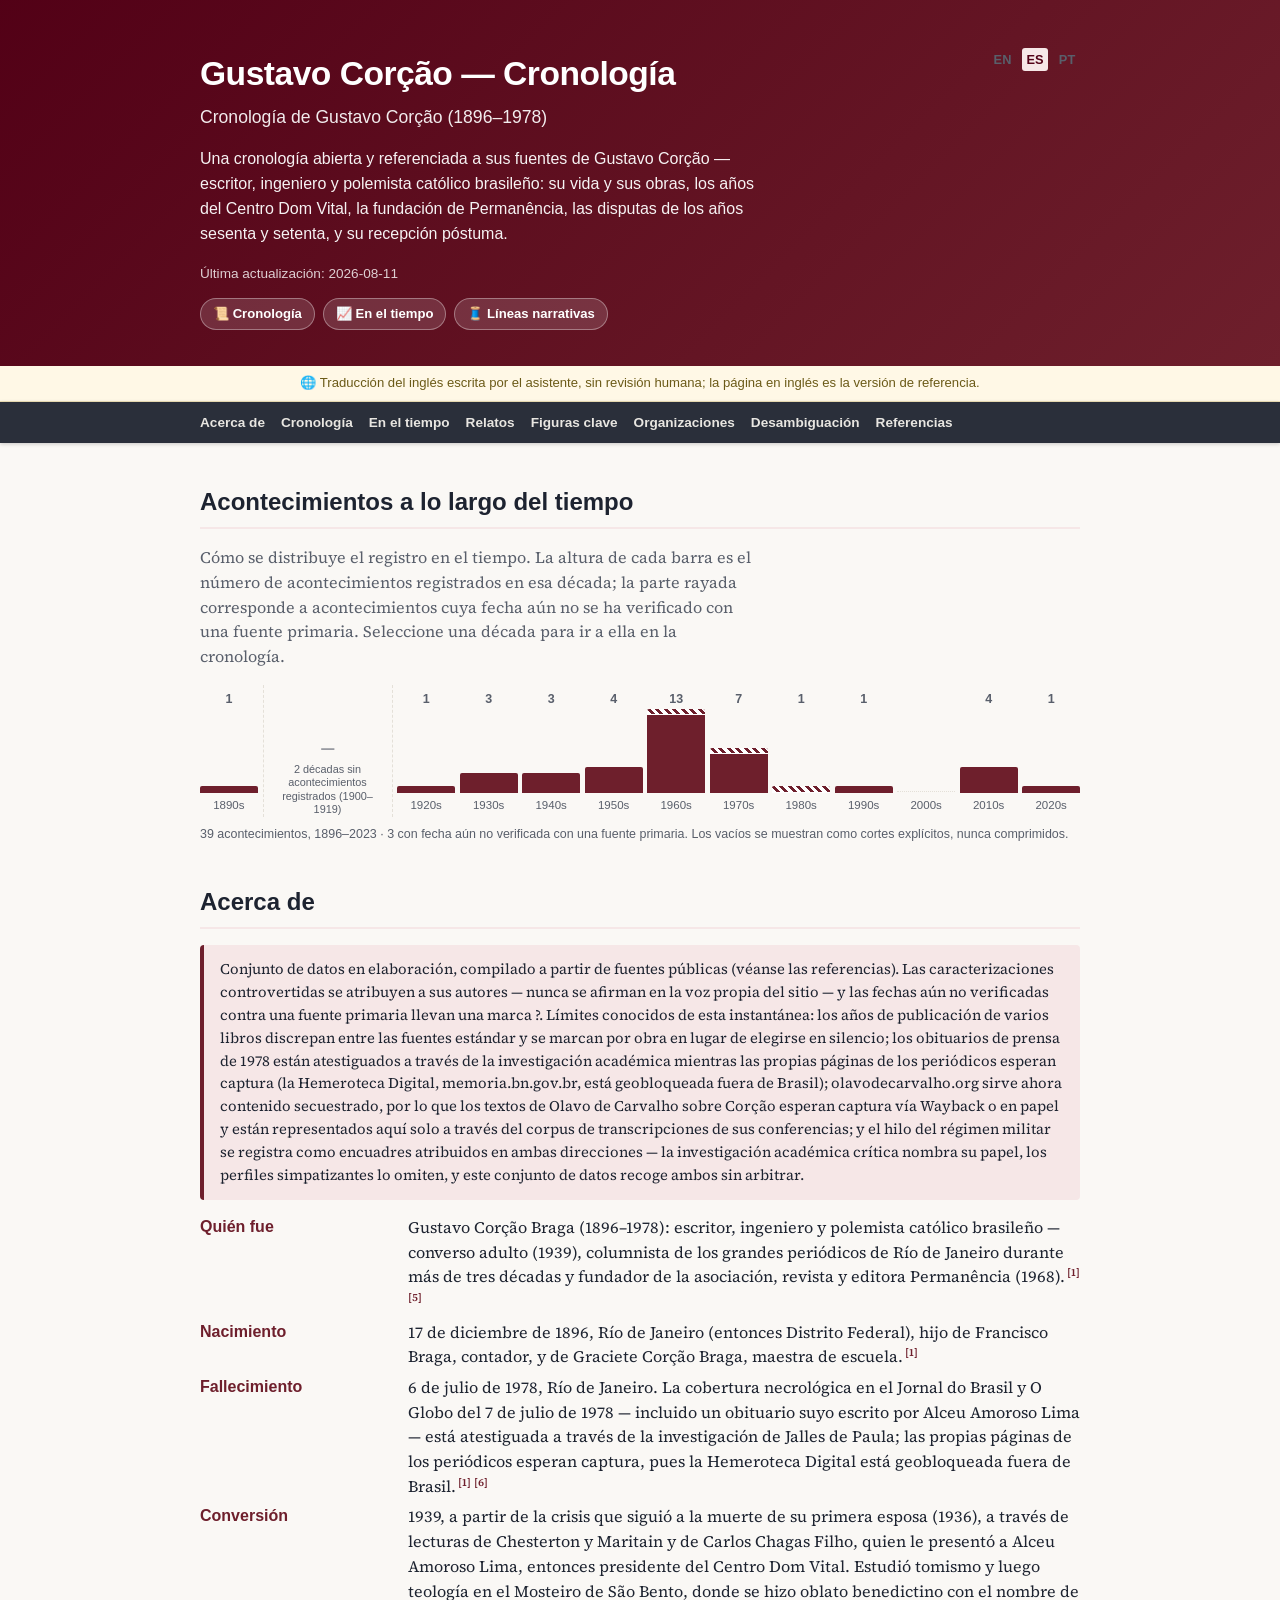
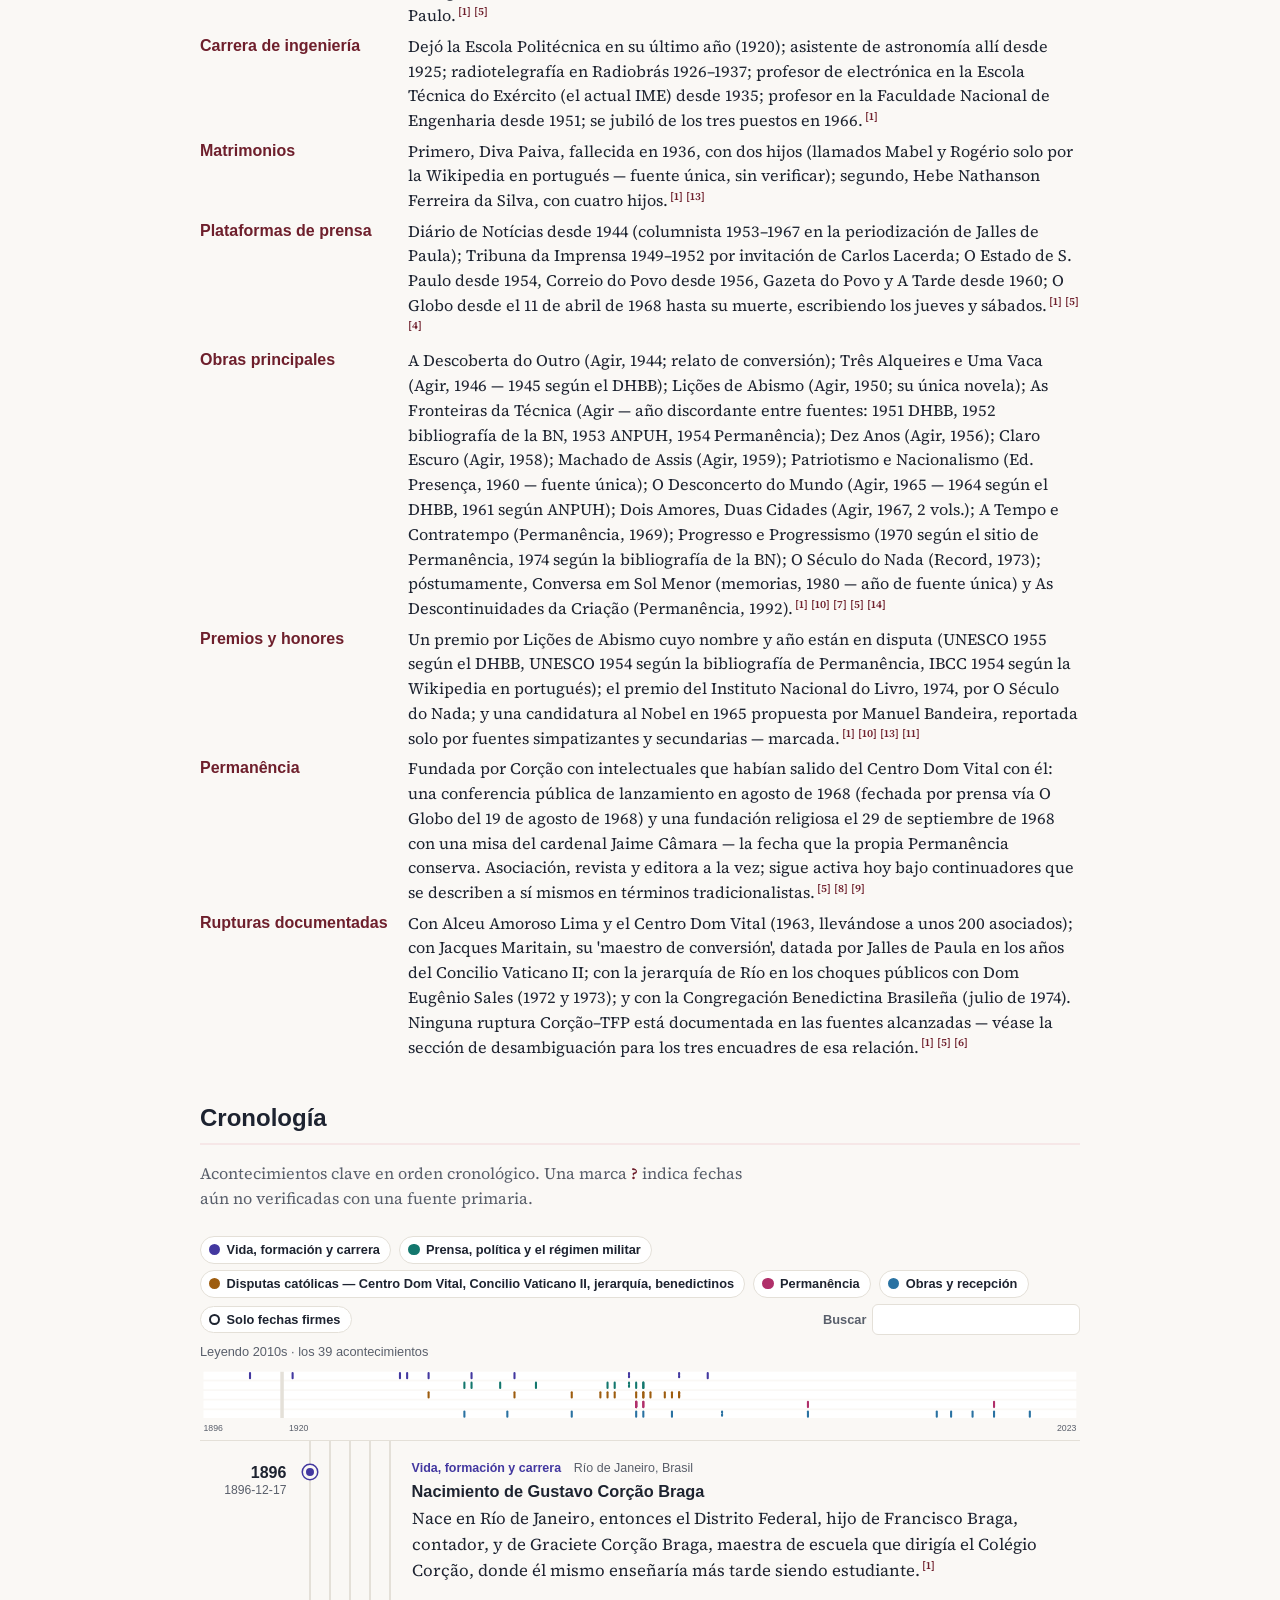
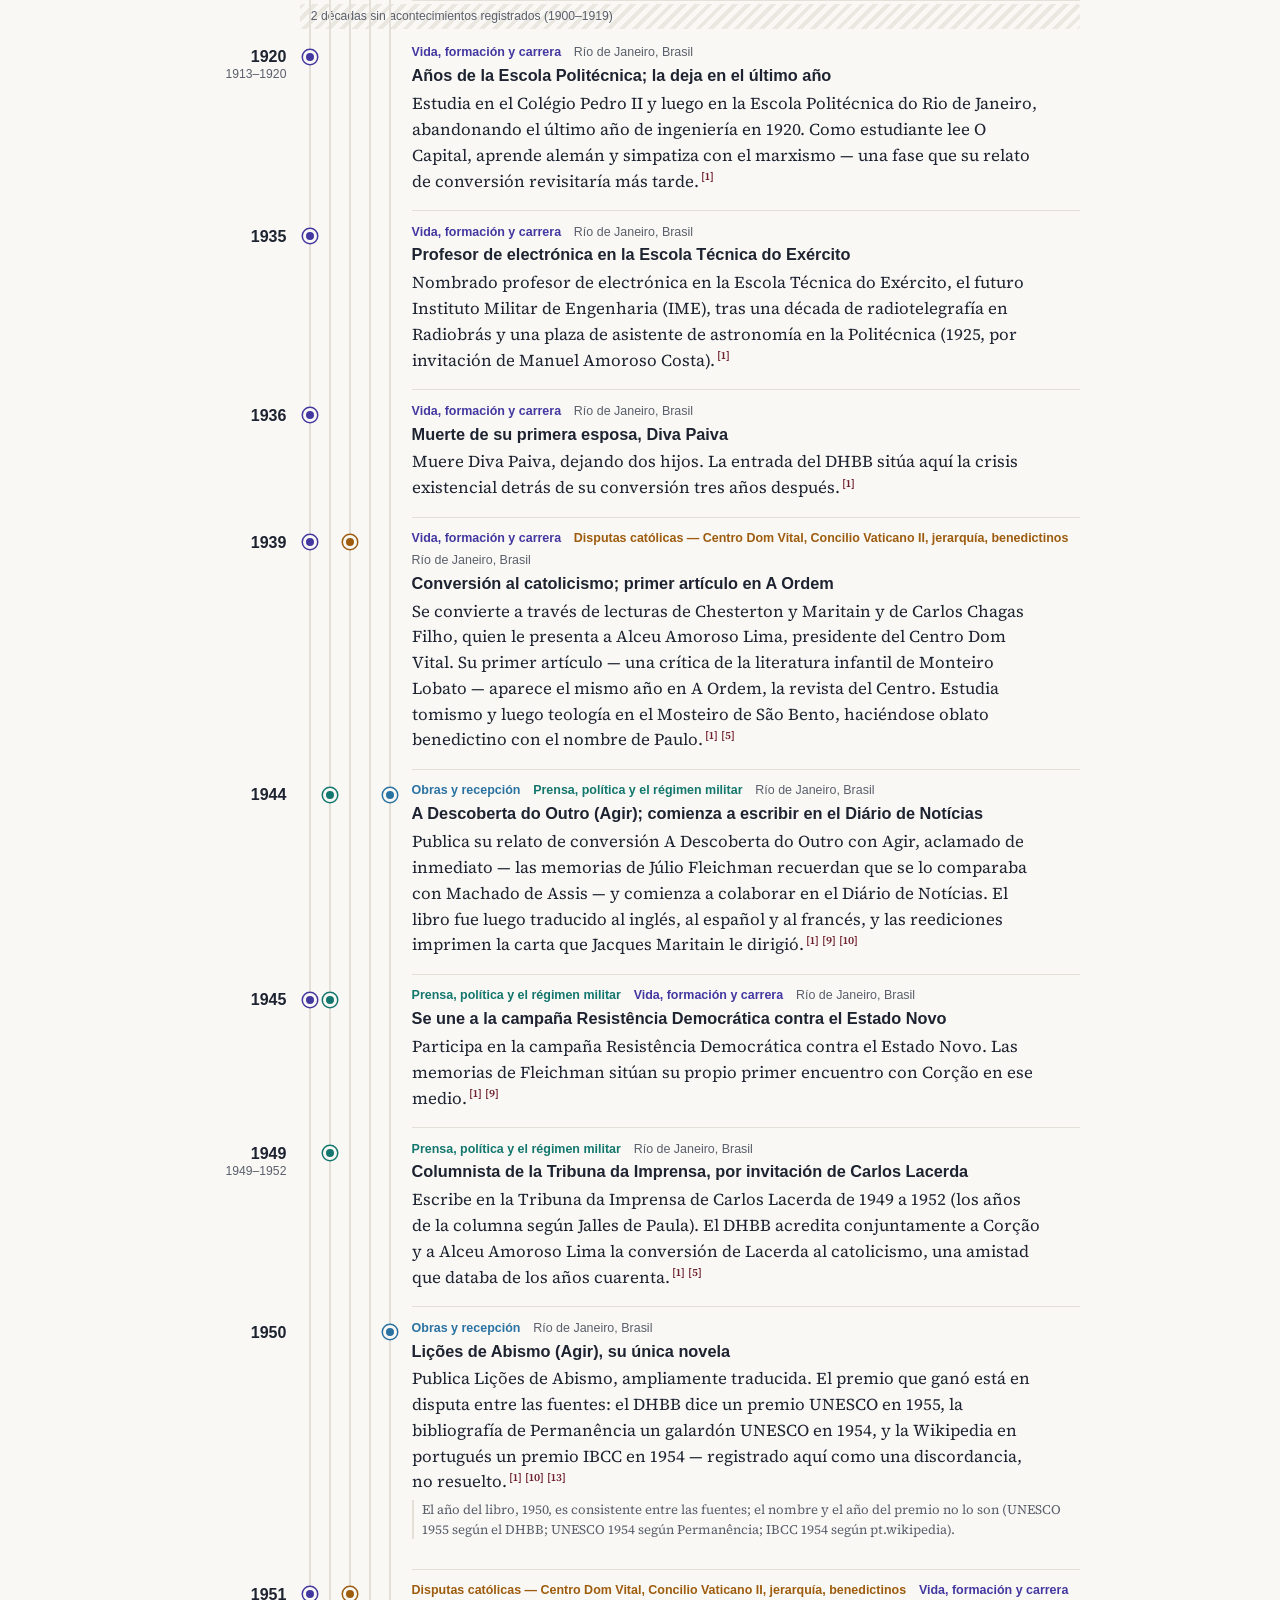
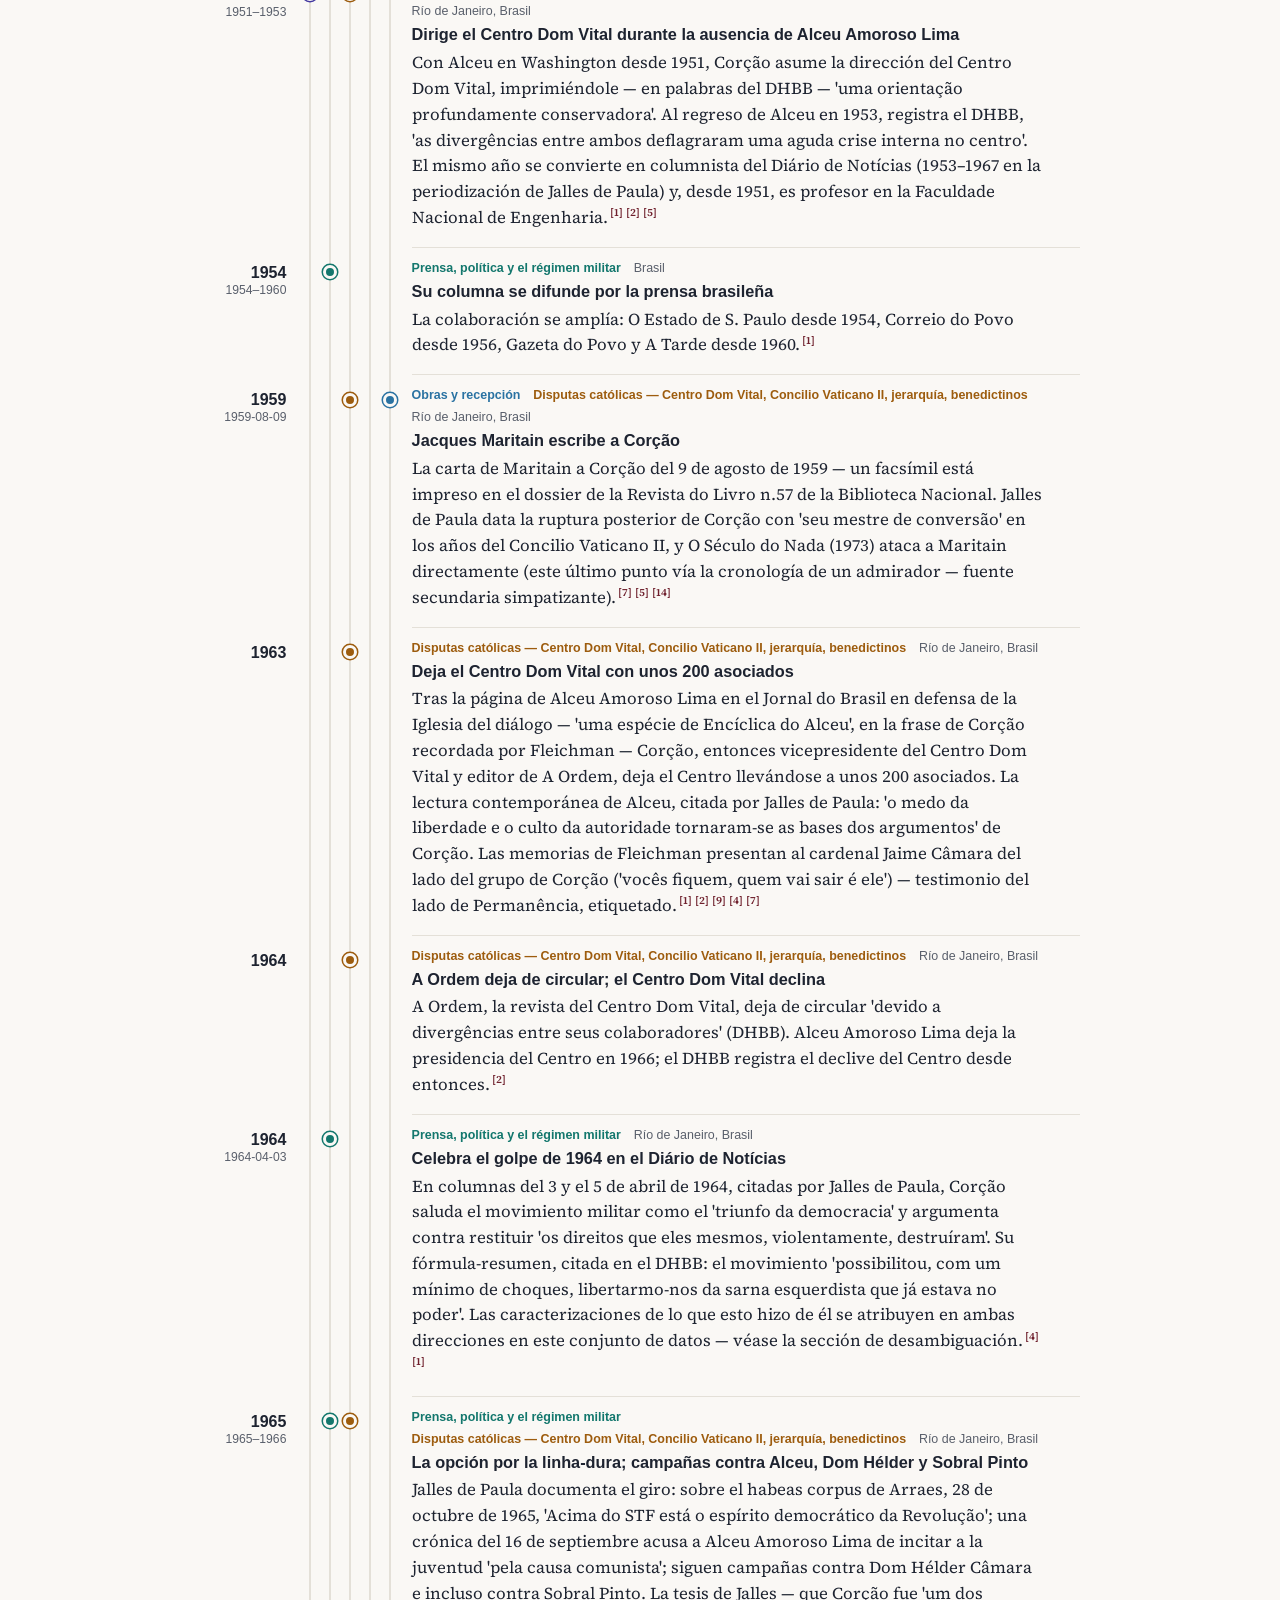
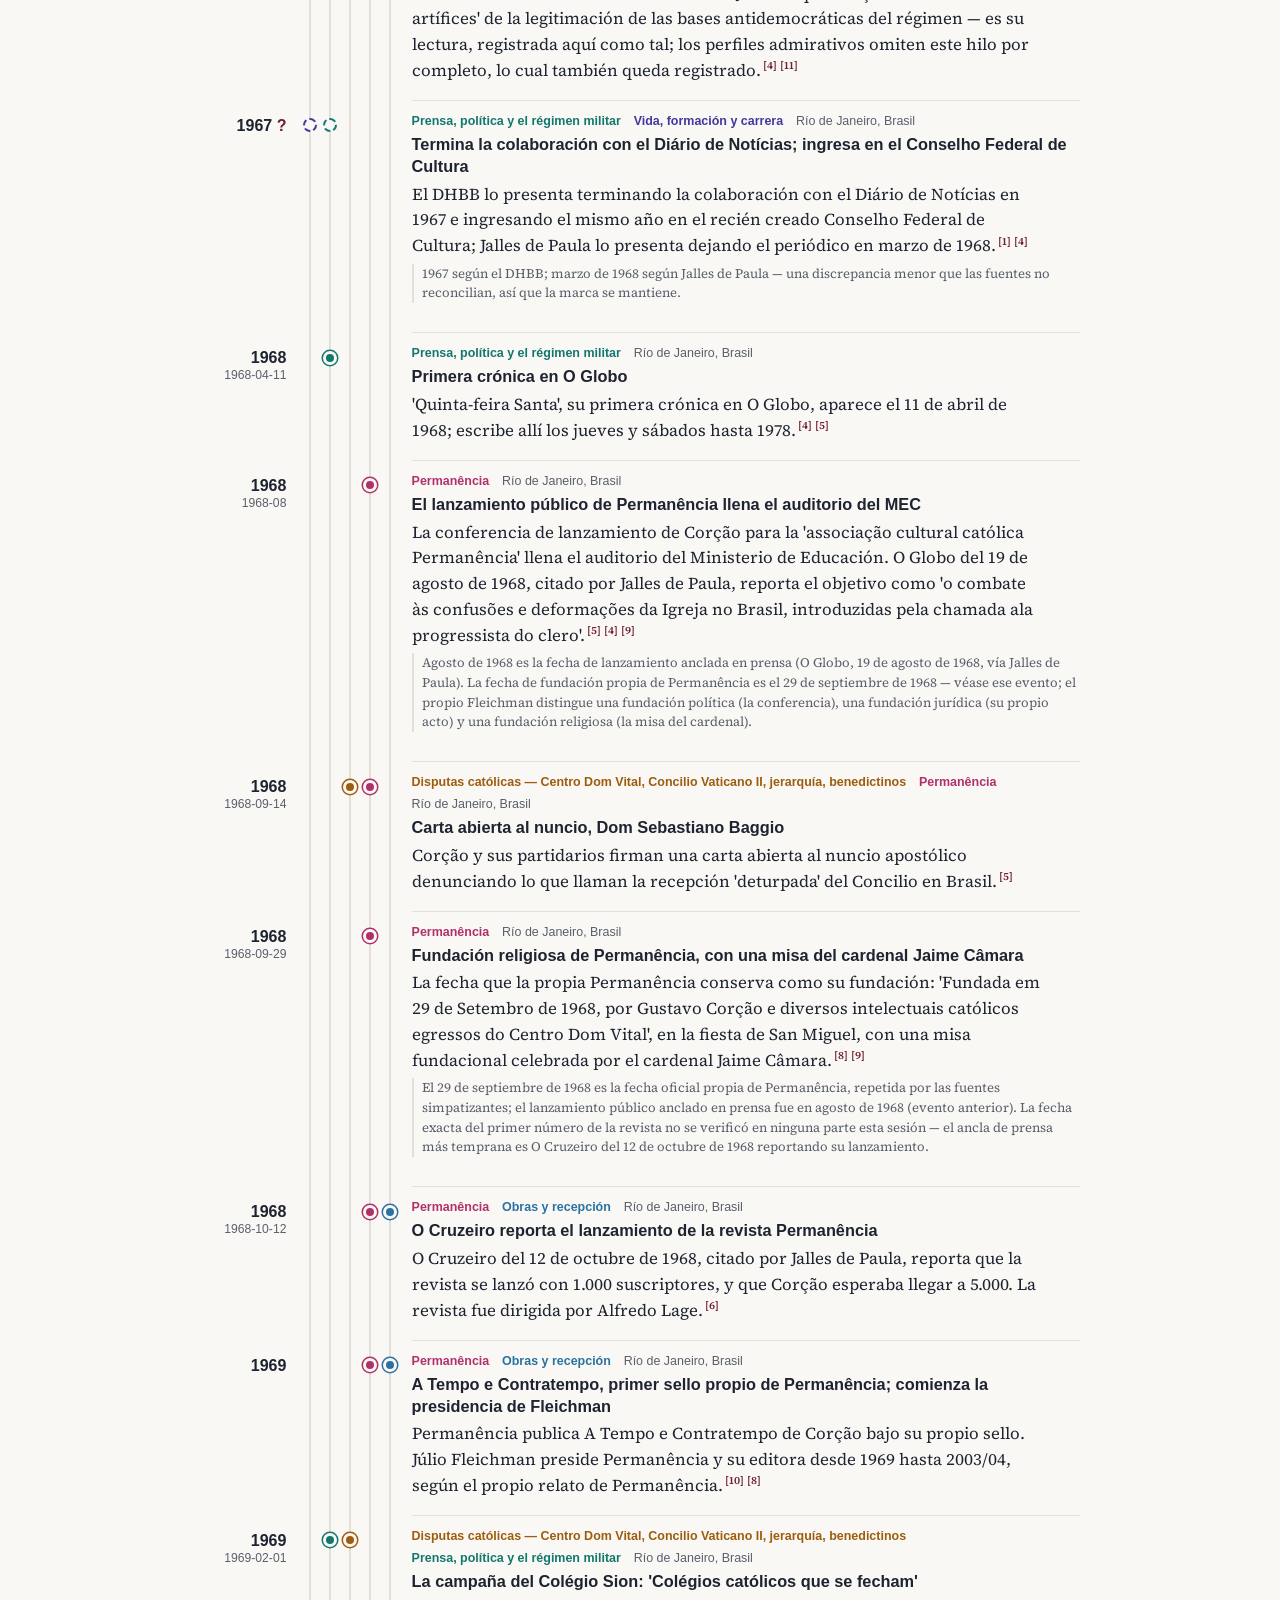
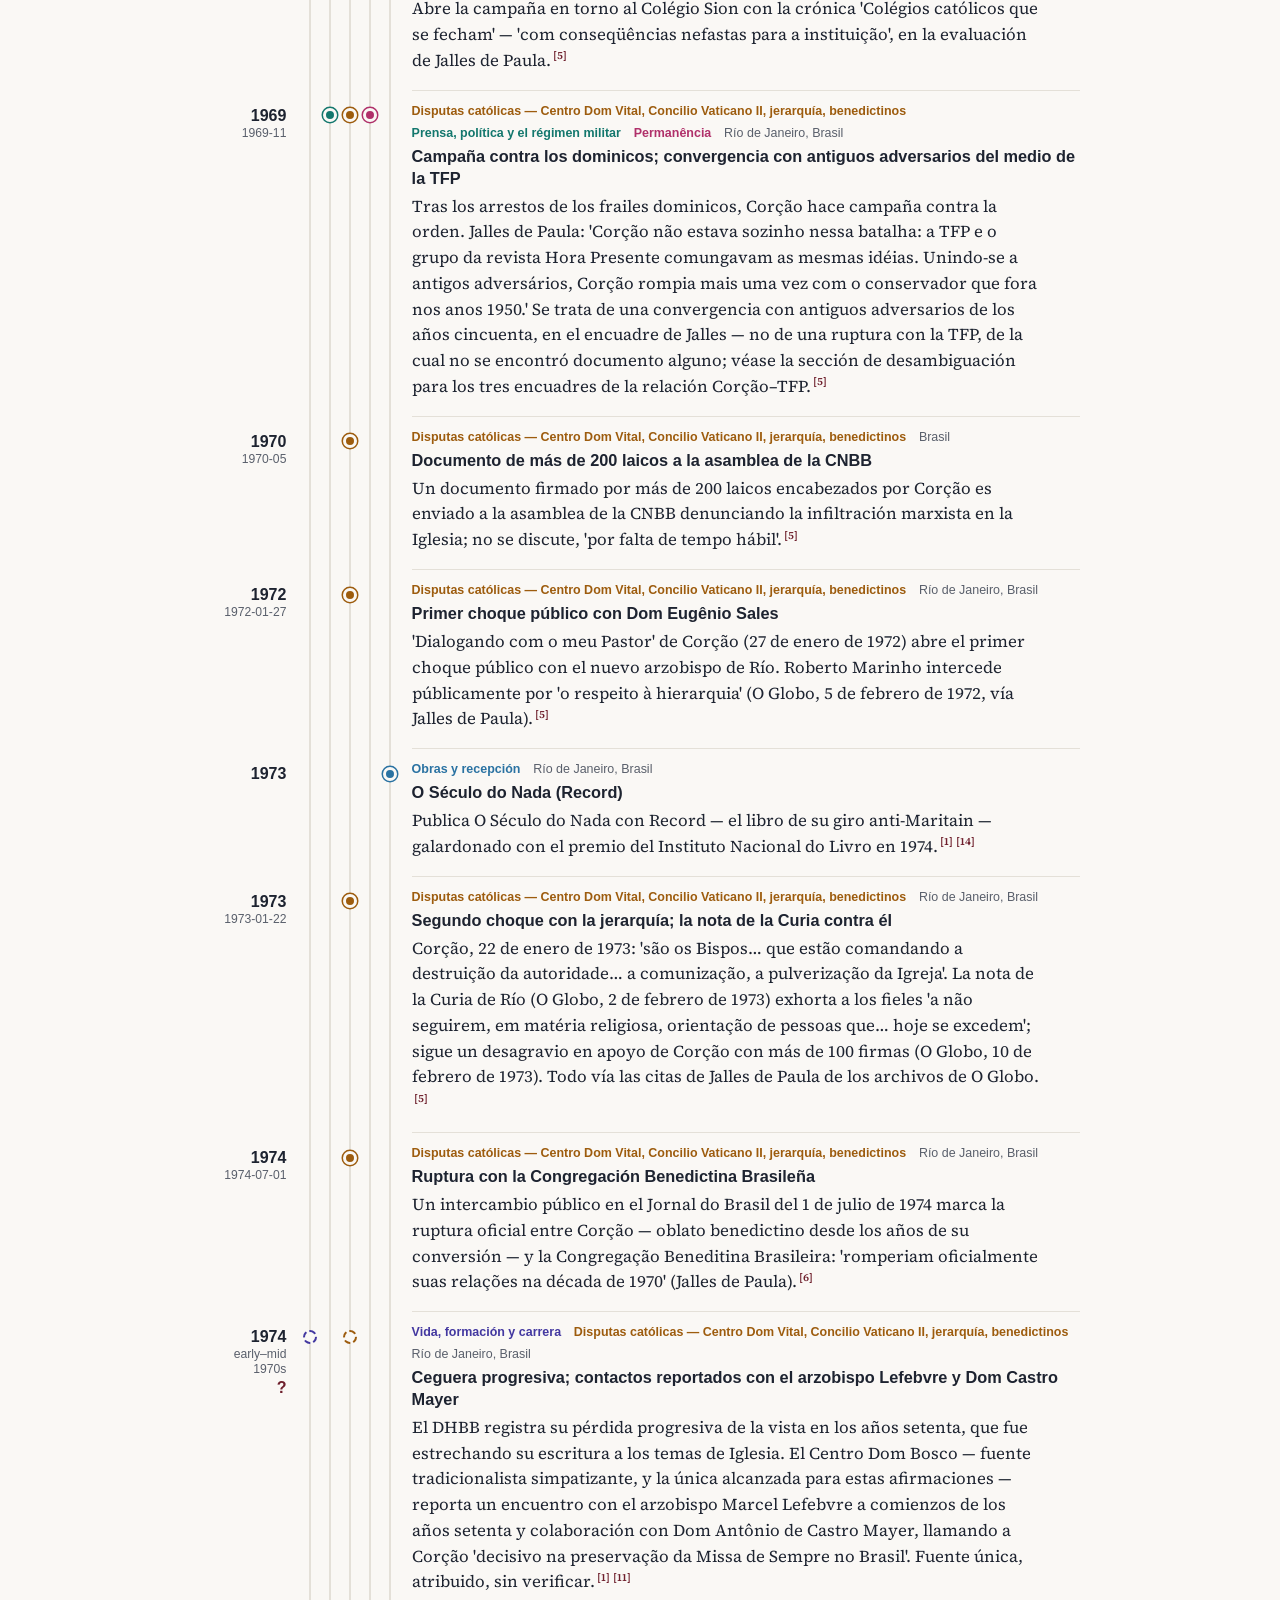
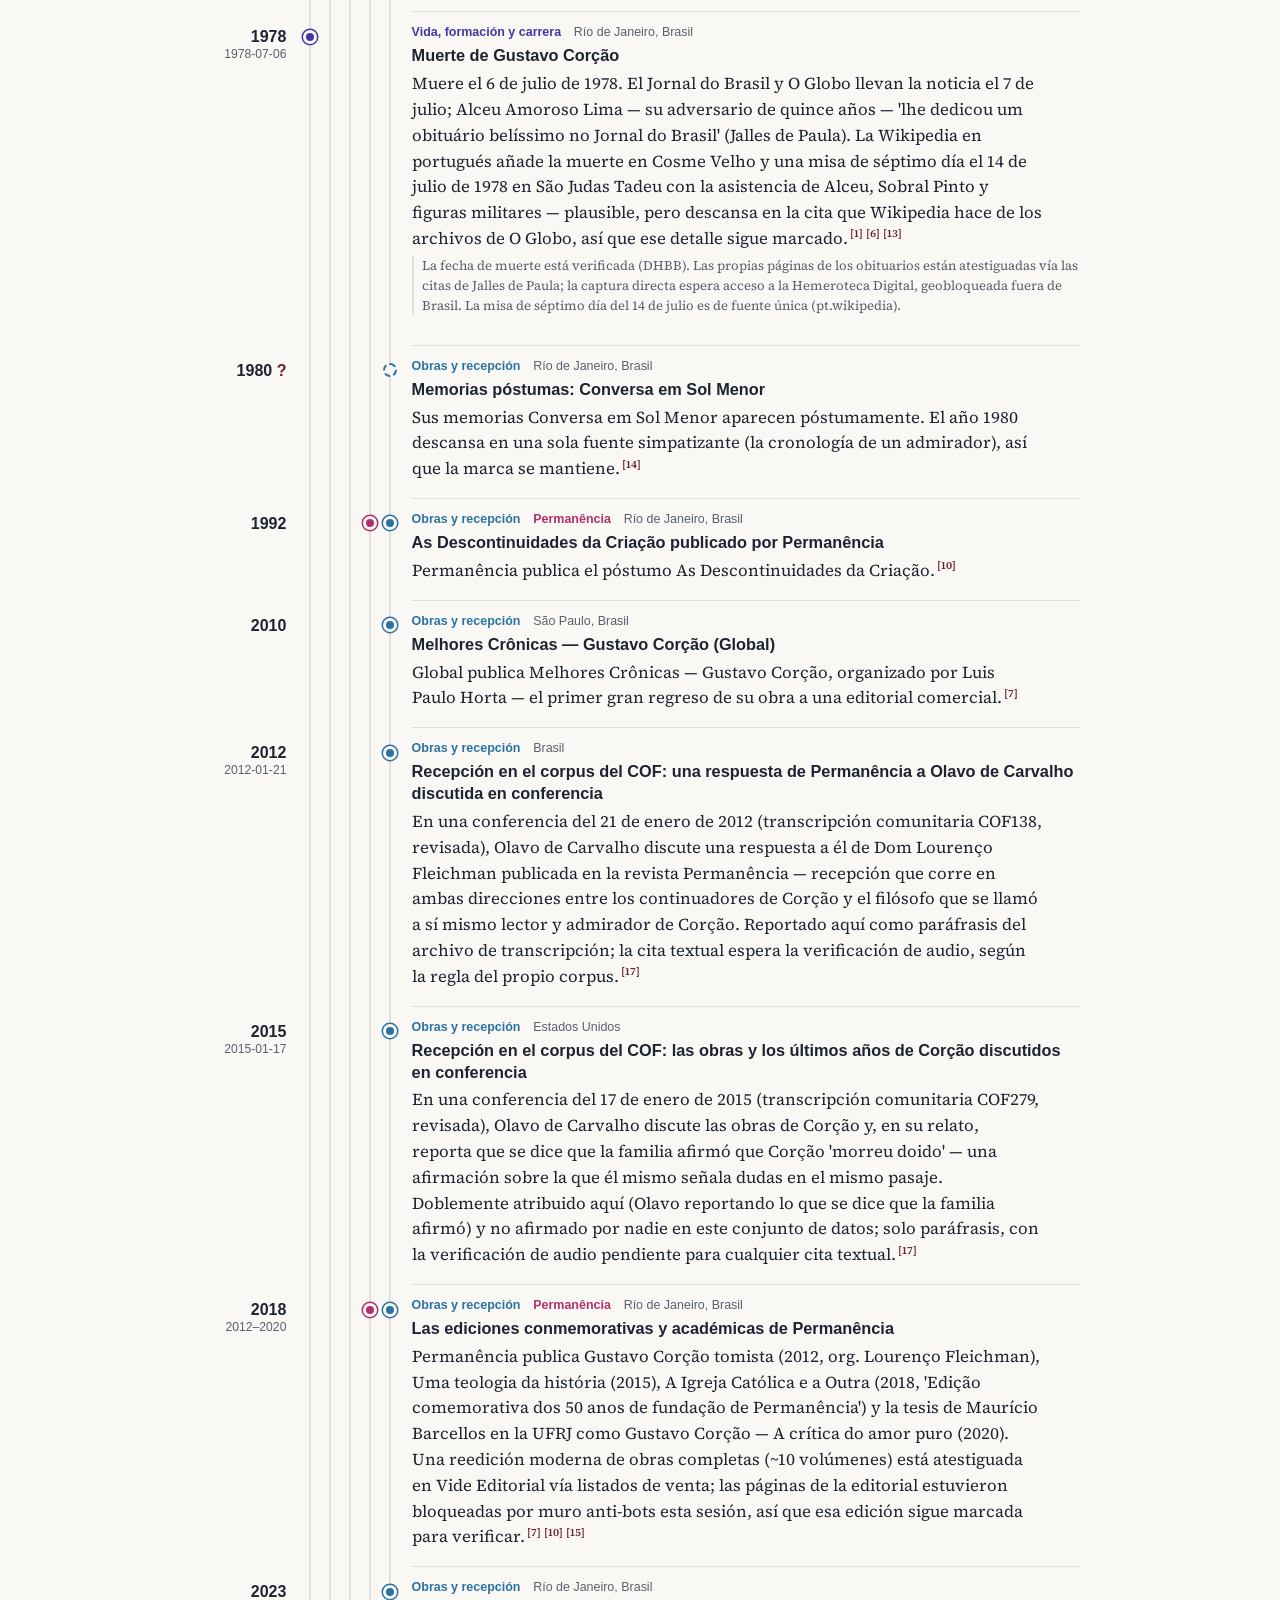
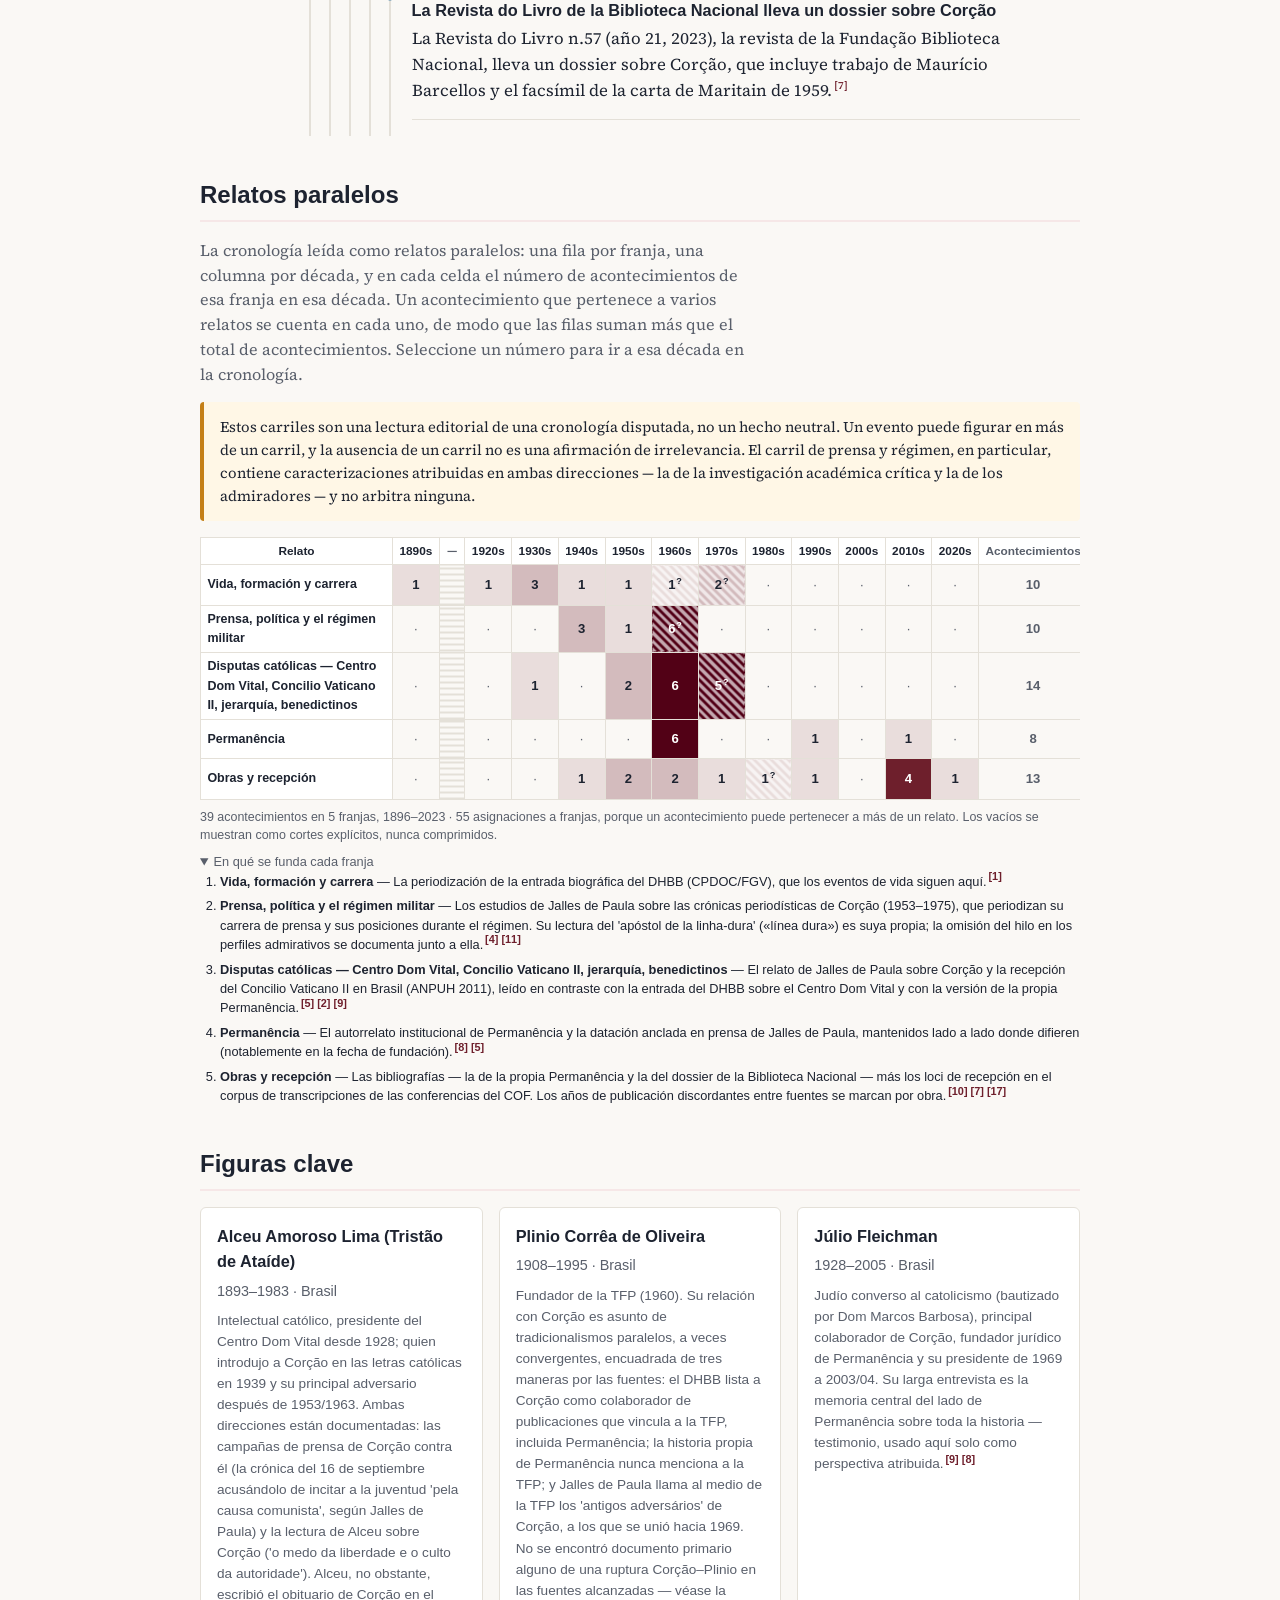
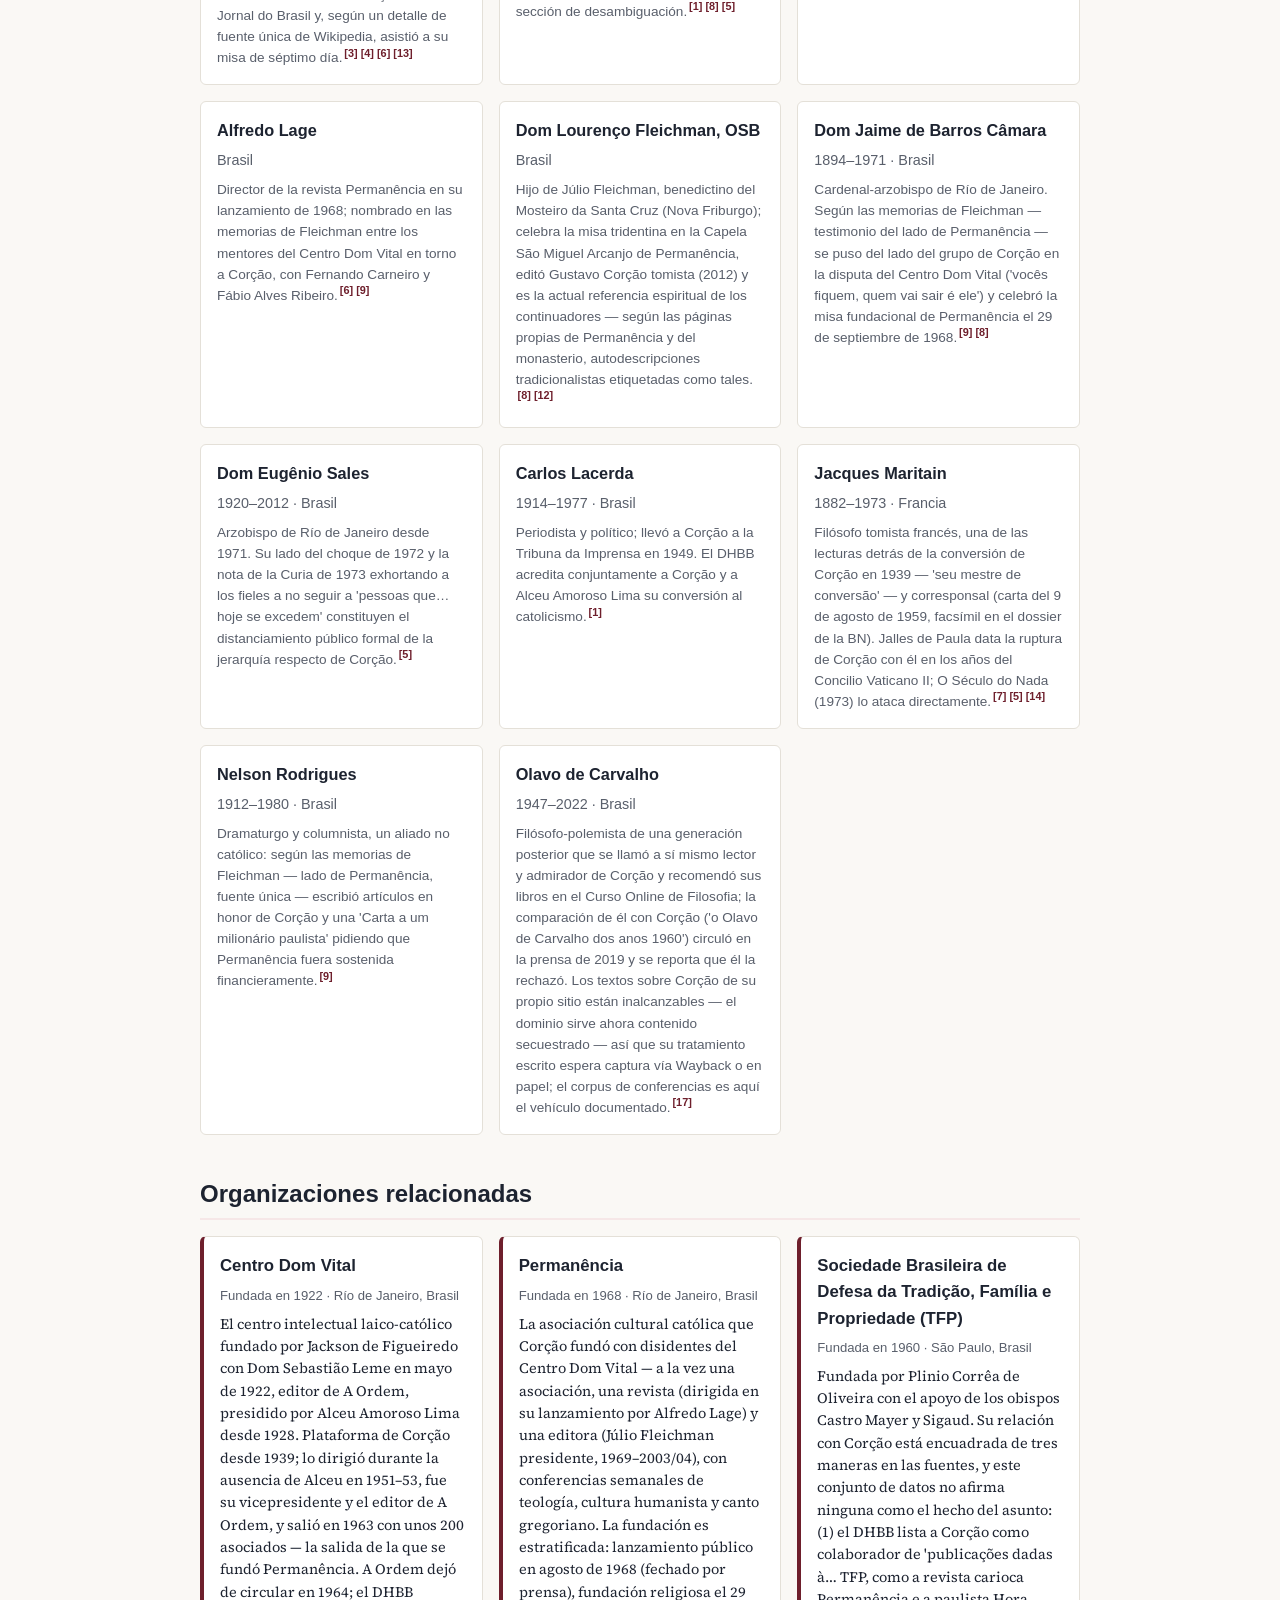
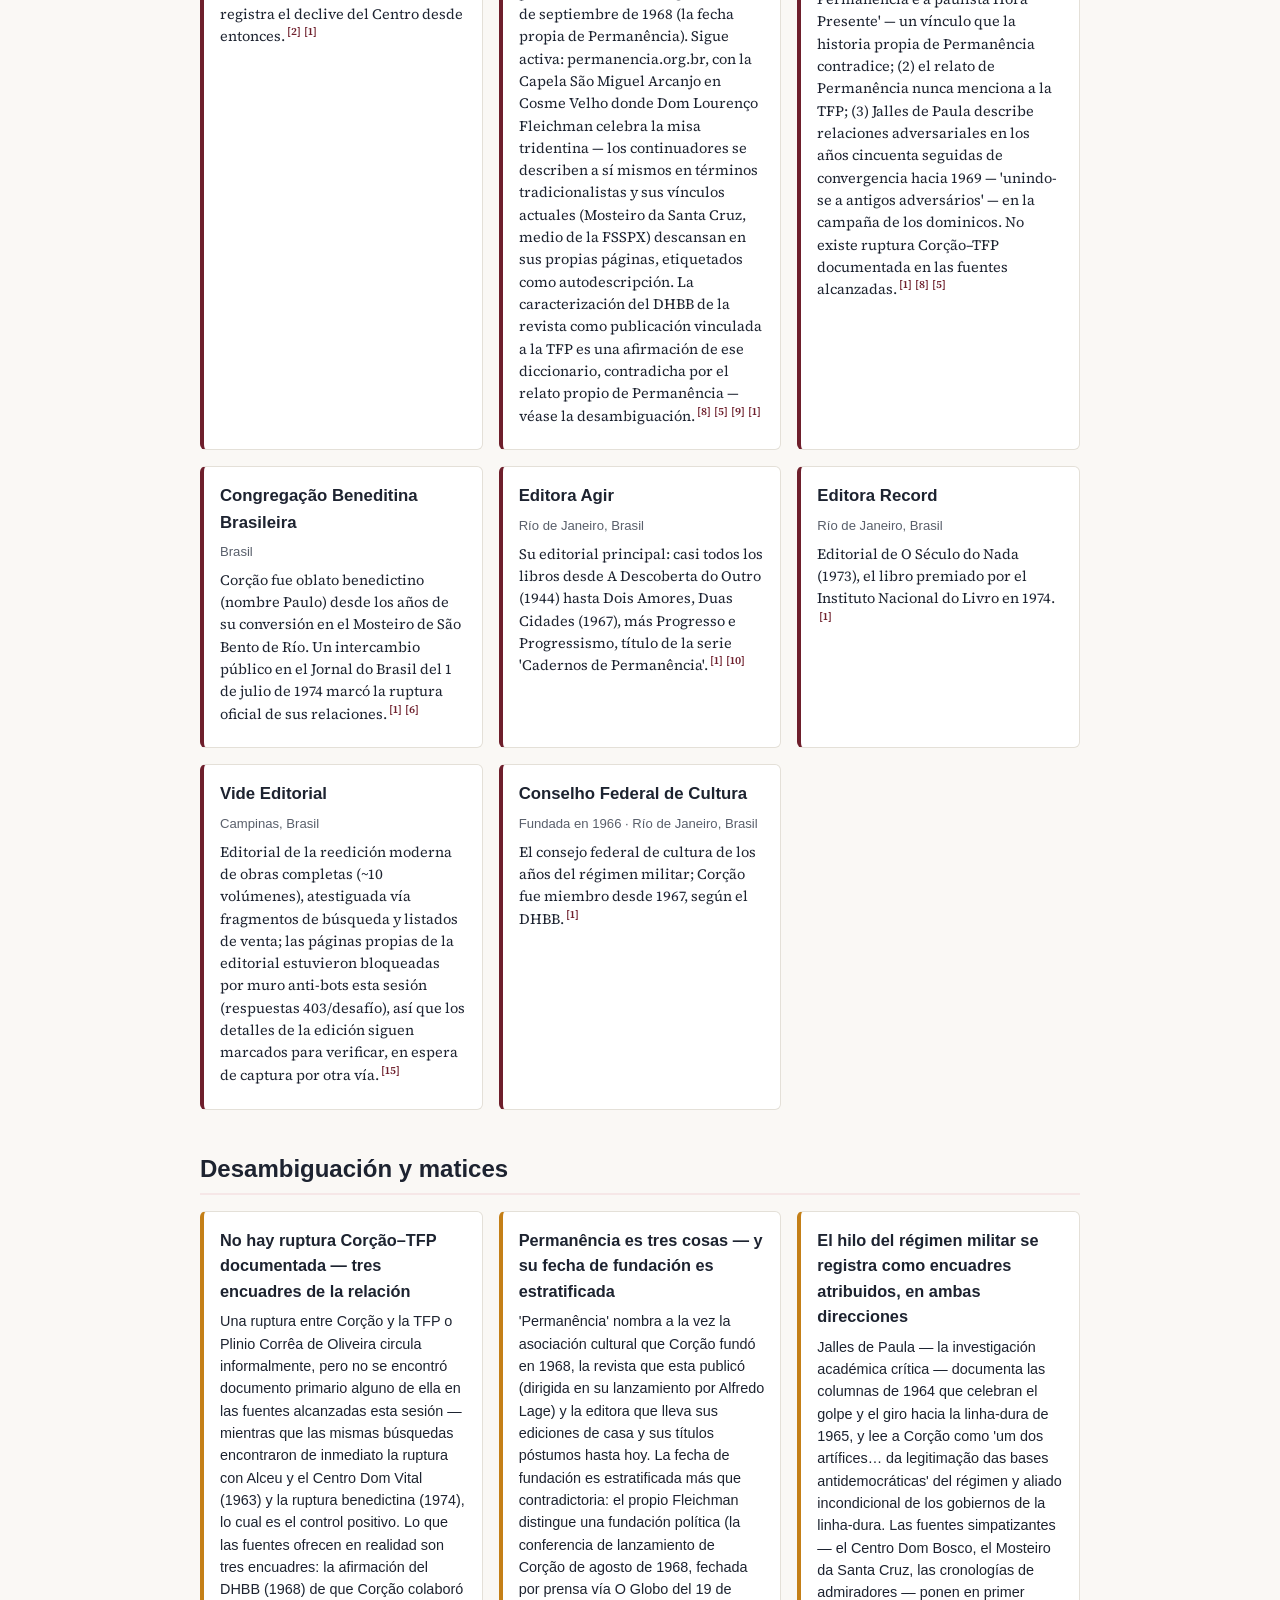
<file: docs/es/index.html>
<!DOCTYPE html>
<html lang="es">
<head>
  <meta charset="utf-8">
  <meta name="viewport" content="width=device-width, initial-scale=1">
  <title>Gustavo Corção — Cronología</title>
  <meta name="description" content="Una cronología abierta y referenciada a sus fuentes de Gustavo Corção — escritor, ingeniero y polemista católico brasileño: su vida y sus obras, los años del Centro Dom Vital, la fundación de Permanência, las disputas de los años sesenta y setenta, y su recepción póstuma.">
  <!-- Google tag (gtag.js) -->
  <script async src="https://www.googletagmanager.com/gtag/js?id=G-R9LV1QZHVE"></script>
  <script>
    window.dataLayer = window.dataLayer || [];
    function gtag(){dataLayer.push(arguments);}
    gtag('js', new Date());
    gtag('config', 'G-R9LV1QZHVE');
  </script>
  <link rel="stylesheet" href="../styles.css">
  <script src="../river.js" defer></script>
  <script src="../cite.js" defer data-label="Referencia" data-all="Todas las referencias"></script>
  <link rel="canonical" href="https://cronologia.github.io/corcao/es/">
  <link rel="alternate" hreflang="en" href="https://cronologia.github.io/corcao/en/">
  <link rel="alternate" hreflang="es" href="https://cronologia.github.io/corcao/es/">
  <link rel="alternate" hreflang="pt" href="https://cronologia.github.io/corcao/pt/">
  <link rel="alternate" hreflang="x-default" href="https://cronologia.github.io/corcao/">
  <meta property="og:type" content="website">
  <meta property="og:site_name" content="Gustavo Corção — Cronología">
  <meta property="og:locale" content="es_ES">
  <meta property="og:title" content="Gustavo Corção — Cronología">
  <meta property="og:description" content="Una cronología abierta y referenciada a sus fuentes de Gustavo Corção — escritor, ingeniero y polemista católico brasileño: su vida y sus obras, los años del Centro Dom Vital, la fundación de Permanência, las disputas de los años sesenta y setenta, y su recepción póstuma.">
  <meta property="og:url" content="https://cronologia.github.io/corcao/es/">
  <meta name="twitter:card" content="summary">
  <meta name="twitter:title" content="Gustavo Corção — Cronología">
  <meta name="twitter:description" content="Una cronología abierta y referenciada a sus fuentes de Gustavo Corção — escritor, ingeniero y polemista católico brasileño: su vida y sus obras, los años del Centro Dom Vital, la fundación de Permanência, las disputas de los años sesenta y setenta, y su recepción póstuma.">
  <script type="application/ld+json">
  {
    "@context": "https://schema.org",
    "@type": "WebSite",
    "name": "Gustavo Corção — Cronología",
    "description": "Una cronología abierta y referenciada a sus fuentes de Gustavo Corção — escritor, ingeniero y polemista católico brasileño: su vida y sus obras, los años del Centro Dom Vital, la fundación de Permanência, las disputas de los años sesenta y setenta, y su recepción póstuma.",
    "url": "https://cronologia.github.io/corcao/es/",
    "inLanguage": "es"
  }
  </script>
</head>
<body>
  <header class="site-header">
    <div class="wrap">
      <nav class="lang-switch" aria-label="Idioma"><a href="../en/" hreflang="en">EN</a><span class="lang-current" aria-current="true">ES</span><a href="../pt/" hreflang="pt">PT</a></nav>
      <h1>Gustavo Corção — Cronología</h1>
      <p class="subtitle">Cronología de Gustavo Corção (1896–1978)</p>
      <p class="lead">Una cronología abierta y referenciada a sus fuentes de Gustavo Corção — escritor, ingeniero y polemista católico brasileño: su vida y sus obras, los años del Centro Dom Vital, la fundación de Permanência, las disputas de los años sesenta y setenta, y su recepción póstuma.</p>
      <p class="updated">Última actualización: 2026-08-11</p>
      <div class="viz-chips">
        <a href="#chronology">📜 Cronología</a>
        <a href="#chronology-spine">📈 En el tiempo</a>
        <a href="#threads">🧵 Líneas narrativas</a>
      </div>
    </div>
  </header>
  <div class="i18n-disclaimer" role="note">🌐 Traducción del inglés escrita por el asistente, sin revisión humana; la página en inglés es la versión de referencia.</div>

  <nav class="site-nav">
    <div class="wrap">
      <a href="#about">Acerca de</a>
      <a href="#chronology">Cronología</a>
      <a href="#chronology-spine">En el tiempo</a>
      <a href="#threads">Relatos</a>
      <a href="#figures">Figuras clave</a>
      <a href="#organizations">Organizaciones</a>
      <a href="#disambiguation">Desambiguación</a>
      <a href="#references">Referencias</a>
    </div>
  </nav>

  <main class="wrap">
    <section id="chronology-spine" class="viz">
      <h2>Acontecimientos a lo largo del tiempo</h2>
      <p class="section-intro">Cómo se distribuye el registro en el tiempo. La altura de cada barra es el número de acontecimientos registrados en esa década; la parte rayada corresponde a acontecimientos cuya fecha aún no se ha verificado con una fuente primaria. Seleccione una década para ir a ella en la cronología.</p>
      <figure class="chrono-spine">
        <div class="viz-scroll">
        <ol class="cs-track-list">
          <li class="cs-col"><a href="#decade-1890" title="1890s: 1 acontecimiento"><span class="cs-count">1</span><span class="cs-track"><span class="cs-bar" style="height:7.7%"></span></span><span class="cs-label">1890s</span><span class="visually-hidden">1890s: 1 acontecimiento</span></a></li>
          <li class="cs-break"><span class="cs-break-mark" aria-hidden="true">⸺</span><span class="cs-break-label">2 décadas sin acontecimientos registrados (1900–1919)</span></li>
          <li class="cs-col"><a href="#decade-1920" title="1920s: 1 acontecimiento"><span class="cs-count">1</span><span class="cs-track"><span class="cs-bar" style="height:7.7%"></span></span><span class="cs-label">1920s</span><span class="visually-hidden">1920s: 1 acontecimiento</span></a></li>
          <li class="cs-col"><a href="#decade-1930" title="1930s: 3 acontecimientos"><span class="cs-count">3</span><span class="cs-track"><span class="cs-bar" style="height:23.1%"></span></span><span class="cs-label">1930s</span><span class="visually-hidden">1930s: 3 acontecimientos</span></a></li>
          <li class="cs-col"><a href="#decade-1940" title="1940s: 3 acontecimientos"><span class="cs-count">3</span><span class="cs-track"><span class="cs-bar" style="height:23.1%"></span></span><span class="cs-label">1940s</span><span class="visually-hidden">1940s: 3 acontecimientos</span></a></li>
          <li class="cs-col"><a href="#decade-1950" title="1950s: 4 acontecimientos"><span class="cs-count">4</span><span class="cs-track"><span class="cs-bar" style="height:30.8%"></span></span><span class="cs-label">1950s</span><span class="visually-hidden">1950s: 4 acontecimientos</span></a></li>
          <li class="cs-col"><a href="#decade-1960" title="1960s: 13 acontecimientos, 1 con fecha no verificada"><span class="cs-count">13</span><span class="cs-track"><span class="cs-bar" style="height:100%"><span class="cs-unverified" style="height:7.7%"></span></span></span><span class="cs-label">1960s</span><span class="visually-hidden">1960s: 13 acontecimientos, 1 con fecha no verificada</span></a></li>
          <li class="cs-col"><a href="#decade-1970" title="1970s: 7 acontecimientos, 1 con fecha no verificada"><span class="cs-count">7</span><span class="cs-track"><span class="cs-bar" style="height:53.8%"><span class="cs-unverified" style="height:14.312267657992567%"></span></span></span><span class="cs-label">1970s</span><span class="visually-hidden">1970s: 7 acontecimientos, 1 con fecha no verificada</span></a></li>
          <li class="cs-col"><a href="#decade-1980" title="1980s: 1 acontecimiento, 1 con fecha no verificada"><span class="cs-count">1</span><span class="cs-track"><span class="cs-bar" style="height:7.7%"><span class="cs-unverified" style="height:100%"></span></span></span><span class="cs-label">1980s</span><span class="visually-hidden">1980s: 1 acontecimiento, 1 con fecha no verificada</span></a></li>
          <li class="cs-col"><a href="#decade-1990" title="1990s: 1 acontecimiento"><span class="cs-count">1</span><span class="cs-track"><span class="cs-bar" style="height:7.7%"></span></span><span class="cs-label">1990s</span><span class="visually-hidden">1990s: 1 acontecimiento</span></a></li>
          <li class="cs-col cs-empty"><span class="cs-count"></span><span class="cs-track"></span><span class="cs-label">2000s</span></li>
          <li class="cs-col"><a href="#decade-2010" title="2010s: 4 acontecimientos"><span class="cs-count">4</span><span class="cs-track"><span class="cs-bar" style="height:30.8%"></span></span><span class="cs-label">2010s</span><span class="visually-hidden">2010s: 4 acontecimientos</span></a></li>
          <li class="cs-col"><a href="#decade-2020" title="2020s: 1 acontecimiento"><span class="cs-count">1</span><span class="cs-track"><span class="cs-bar" style="height:7.7%"></span></span><span class="cs-label">2020s</span><span class="visually-hidden">2020s: 1 acontecimiento</span></a></li>
        </ol>
        </div>
        <figcaption>39 acontecimientos, 1896–2023 · 3 con fecha aún no verificada con una fuente primaria. Los vacíos se muestran como cortes explícitos, nunca comprimidos.</figcaption>
      </figure>
    </section>

    <section id="about">
      <h2>Acerca de</h2>
      <p class="notice">Conjunto de datos en elaboración, compilado a partir de fuentes públicas (véanse las referencias). Las caracterizaciones controvertidas se atribuyen a sus autores — nunca se afirman en la voz propia del sitio — y las fechas aún no verificadas contra una fuente primaria llevan una marca ?. Límites conocidos de esta instantánea: los años de publicación de varios libros discrepan entre las fuentes estándar y se marcan por obra en lugar de elegirse en silencio; los obituarios de prensa de 1978 están atestiguados a través de la investigación académica mientras las propias páginas de los periódicos esperan captura (la Hemeroteca Digital, memoria.bn.gov.br, está geobloqueada fuera de Brasil); olavodecarvalho.org sirve ahora contenido secuestrado, por lo que los textos de Olavo de Carvalho sobre Corção esperan captura vía Wayback o en papel y están representados aquí solo a través del corpus de transcripciones de sus conferencias; y el hilo del régimen militar se registra como encuadres atribuidos en ambas direcciones — la investigación académica crítica nombra su papel, los perfiles simpatizantes lo omiten, y este conjunto de datos recoge ambos sin arbitrar.</p>
      <dl class="facts">
        <dt>Quién fue</dt>
        <dd>Gustavo Corção Braga (1896–1978): escritor, ingeniero y polemista católico brasileño — converso adulto (1939), columnista de los grandes periódicos de Río de Janeiro durante más de tres décadas y fundador de la asociación, revista y editora Permanência (1968).<sup class="cite"><a href="#ref-1" title="Reference 1">[1]</a> <a href="#ref-5" title="Reference 5">[5]</a></sup></dd>
        <dt>Nacimiento</dt>
        <dd>17 de diciembre de 1896, Río de Janeiro (entonces Distrito Federal), hijo de Francisco Braga, contador, y de Graciete Corção Braga, maestra de escuela.<sup class="cite"><a href="#ref-1" title="Reference 1">[1]</a></sup></dd>
        <dt>Fallecimiento</dt>
        <dd>6 de julio de 1978, Río de Janeiro. La cobertura necrológica en el Jornal do Brasil y O Globo del 7 de julio de 1978 — incluido un obituario suyo escrito por Alceu Amoroso Lima — está atestiguada a través de la investigación de Jalles de Paula; las propias páginas de los periódicos esperan captura, pues la Hemeroteca Digital está geobloqueada fuera de Brasil.<sup class="cite"><a href="#ref-1" title="Reference 1">[1]</a> <a href="#ref-6" title="Reference 6">[6]</a></sup></dd>
        <dt>Conversión</dt>
        <dd>1939, a partir de la crisis que siguió a la muerte de su primera esposa (1936), a través de lecturas de Chesterton y Maritain y de Carlos Chagas Filho, quien le presentó a Alceu Amoroso Lima, entonces presidente del Centro Dom Vital. Estudió tomismo y luego teología en el Mosteiro de São Bento, donde se hizo oblato benedictino con el nombre de Paulo.<sup class="cite"><a href="#ref-1" title="Reference 1">[1]</a> <a href="#ref-5" title="Reference 5">[5]</a></sup></dd>
        <dt>Carrera de ingeniería</dt>
        <dd>Dejó la Escola Politécnica en su último año (1920); asistente de astronomía allí desde 1925; radiotelegrafía en Radiobrás 1926–1937; profesor de electrónica en la Escola Técnica do Exército (el actual IME) desde 1935; profesor en la Faculdade Nacional de Engenharia desde 1951; se jubiló de los tres puestos en 1966.<sup class="cite"><a href="#ref-1" title="Reference 1">[1]</a></sup></dd>
        <dt>Matrimonios</dt>
        <dd>Primero, Diva Paiva, fallecida en 1936, con dos hijos (llamados Mabel y Rogério solo por la Wikipedia en portugués — fuente única, sin verificar); segundo, Hebe Nathanson Ferreira da Silva, con cuatro hijos.<sup class="cite"><a href="#ref-1" title="Reference 1">[1]</a> <a href="#ref-13" title="Reference 13">[13]</a></sup></dd>
        <dt>Plataformas de prensa</dt>
        <dd>Diário de Notícias desde 1944 (columnista 1953–1967 en la periodización de Jalles de Paula); Tribuna da Imprensa 1949–1952 por invitación de Carlos Lacerda; O Estado de S. Paulo desde 1954, Correio do Povo desde 1956, Gazeta do Povo y A Tarde desde 1960; O Globo desde el 11 de abril de 1968 hasta su muerte, escribiendo los jueves y sábados.<sup class="cite"><a href="#ref-1" title="Reference 1">[1]</a> <a href="#ref-5" title="Reference 5">[5]</a> <a href="#ref-4" title="Reference 4">[4]</a></sup></dd>
        <dt>Obras principales</dt>
        <dd>A Descoberta do Outro (Agir, 1944; relato de conversión); Três Alqueires e Uma Vaca (Agir, 1946 — 1945 según el DHBB); Lições de Abismo (Agir, 1950; su única novela); As Fronteiras da Técnica (Agir — año discordante entre fuentes: 1951 DHBB, 1952 bibliografía de la BN, 1953 ANPUH, 1954 Permanência); Dez Anos (Agir, 1956); Claro Escuro (Agir, 1958); Machado de Assis (Agir, 1959); Patriotismo e Nacionalismo (Ed. Presença, 1960 — fuente única); O Desconcerto do Mundo (Agir, 1965 — 1964 según el DHBB, 1961 según ANPUH); Dois Amores, Duas Cidades (Agir, 1967, 2 vols.); A Tempo e Contratempo (Permanência, 1969); Progresso e Progressismo (1970 según el sitio de Permanência, 1974 según la bibliografía de la BN); O Século do Nada (Record, 1973); póstumamente, Conversa em Sol Menor (memorias, 1980 — año de fuente única) y As Descontinuidades da Criação (Permanência, 1992).<sup class="cite"><a href="#ref-1" title="Reference 1">[1]</a> <a href="#ref-10" title="Reference 10">[10]</a> <a href="#ref-7" title="Reference 7">[7]</a> <a href="#ref-5" title="Reference 5">[5]</a> <a href="#ref-14" title="Reference 14">[14]</a></sup></dd>
        <dt>Premios y honores</dt>
        <dd>Un premio por Lições de Abismo cuyo nombre y año están en disputa (UNESCO 1955 según el DHBB, UNESCO 1954 según la bibliografía de Permanência, IBCC 1954 según la Wikipedia en portugués); el premio del Instituto Nacional do Livro, 1974, por O Século do Nada; y una candidatura al Nobel en 1965 propuesta por Manuel Bandeira, reportada solo por fuentes simpatizantes y secundarias — marcada.<sup class="cite"><a href="#ref-1" title="Reference 1">[1]</a> <a href="#ref-10" title="Reference 10">[10]</a> <a href="#ref-13" title="Reference 13">[13]</a> <a href="#ref-11" title="Reference 11">[11]</a></sup></dd>
        <dt>Permanência</dt>
        <dd>Fundada por Corção con intelectuales que habían salido del Centro Dom Vital con él: una conferencia pública de lanzamiento en agosto de 1968 (fechada por prensa vía O Globo del 19 de agosto de 1968) y una fundación religiosa el 29 de septiembre de 1968 con una misa del cardenal Jaime Câmara — la fecha que la propia Permanência conserva. Asociación, revista y editora a la vez; sigue activa hoy bajo continuadores que se describen a sí mismos en términos tradicionalistas.<sup class="cite"><a href="#ref-5" title="Reference 5">[5]</a> <a href="#ref-8" title="Reference 8">[8]</a> <a href="#ref-9" title="Reference 9">[9]</a></sup></dd>
        <dt>Rupturas documentadas</dt>
        <dd>Con Alceu Amoroso Lima y el Centro Dom Vital (1963, llevándose a unos 200 asociados); con Jacques Maritain, su &#39;maestro de conversión&#39;, datada por Jalles de Paula en los años del Concilio Vaticano II; con la jerarquía de Río en los choques públicos con Dom Eugênio Sales (1972 y 1973); y con la Congregación Benedictina Brasileña (julio de 1974). Ninguna ruptura Corção–TFP está documentada en las fuentes alcanzadas — véase la sección de desambiguación para los tres encuadres de esa relación.<sup class="cite"><a href="#ref-1" title="Reference 1">[1]</a> <a href="#ref-5" title="Reference 5">[5]</a> <a href="#ref-6" title="Reference 6">[6]</a></sup></dd>
      </dl>
    </section>

    <section id="chronology" class="river rv-lanes">
      <h2>Cronología</h2>
      <p class="section-intro">Acontecimientos clave en orden cronológico. Una marca <span class="flag">?</span> indica
      fechas aún no verificadas con una fuente primaria.</p>
      <div class="rv-bar">
        <div class="rv-controls" role="group" aria-label="Filtrar la cronología" hidden>
          <label class="rv-chip rv-l0"><input type="checkbox" data-lane="life" checked><span class="rv-sw"></span>Vida, formación y carrera</label>
          <label class="rv-chip rv-l1"><input type="checkbox" data-lane="press-regime" checked><span class="rv-sw"></span>Prensa, política y el régimen militar</label>
          <label class="rv-chip rv-l2"><input type="checkbox" data-lane="church-disputes" checked><span class="rv-sw"></span>Disputas católicas — Centro Dom Vital, Concilio Vaticano II, jerarquía, benedictinos</label>
          <label class="rv-chip rv-l3"><input type="checkbox" data-lane="permanencia" checked><span class="rv-sw"></span>Permanência</label>
          <label class="rv-chip rv-l4"><input type="checkbox" data-lane="works-reception" checked><span class="rv-sw"></span>Obras y recepción</label>
          <label class="rv-chip rv-firm"><input type="checkbox" data-firm><span class="rv-sw"></span>Solo fechas firmes</label>
          <label class="rv-find">Buscar <input type="search" autocomplete="off"></label>
          <p class="rv-status" aria-live="polite" data-all="los {n} acontecimientos" data-some="{n} de {total} acontecimientos mostrados" data-reading="Leyendo"></p>
        </div>
        <svg class="rv-ribbon" viewBox="-4 0 1008 73" preserveAspectRatio="xMinYMid meet" role="img" aria-label="Vista general de los 39 acontecimientos en 5 relatos; los grandes vacíos del registro se dibujan como cortes">
          <rect class="rv-row" x="0" y="2" width="1000" height="9"/><rect class="rv-row" x="0" y="13" width="1000" height="9"/><rect class="rv-row" x="0" y="24" width="1000" height="9"/><rect class="rv-row" x="0" y="35" width="1000" height="9"/><rect class="rv-row" x="0" y="46" width="1000" height="9"/><rect class="rv-brk" x="88" y="2" width="4" height="53"><title>2 décadas sin acontecimientos registrados (1900–1919)</title></rect>
          <line class="rv-tick rv-l0" data-i="0" x1="53.3" x2="53.3" y1="3.5" y2="9.5"/><line class="rv-tick rv-l0" data-i="1" x1="102.1" x2="102.1" y1="3.5" y2="9.5"/><line class="rv-tick rv-l0" data-i="2" x1="225.1" x2="225.1" y1="3.5" y2="9.5"/><line class="rv-tick rv-l0" data-i="3" x1="233.3" x2="233.3" y1="3.5" y2="9.5"/><line class="rv-tick rv-l0" data-i="4" x1="257.9" x2="257.9" y1="3.5" y2="9.5"/><line class="rv-tick rv-l2" data-i="4" x1="257.9" x2="257.9" y1="25.5" y2="31.5"/><line class="rv-tick rv-l4" data-i="5" x1="298.9" x2="298.9" y1="47.5" y2="53.5"/><line class="rv-tick rv-l1" data-i="5" x1="298.9" x2="298.9" y1="14.5" y2="20.5"/><line class="rv-tick rv-l1" data-i="6" x1="307.1" x2="307.1" y1="14.5" y2="20.5"/><line class="rv-tick rv-l0" data-i="6" x1="307.1" x2="307.1" y1="3.5" y2="9.5"/><line class="rv-tick rv-l1" data-i="7" x1="339.9" x2="339.9" y1="14.5" y2="20.5"/><line class="rv-tick rv-l4" data-i="8" x1="348.1" x2="348.1" y1="47.5" y2="53.5"/><line class="rv-tick rv-l2" data-i="9" x1="356.3" x2="356.3" y1="25.5" y2="31.5"/><line class="rv-tick rv-l0" data-i="9" x1="356.3" x2="356.3" y1="3.5" y2="9.5"/><line class="rv-tick rv-l1" data-i="10" x1="380.9" x2="380.9" y1="14.5" y2="20.5"/><line class="rv-tick rv-l4" data-i="11" x1="421.9" x2="421.9" y1="47.5" y2="53.5"/><line class="rv-tick rv-l2" data-i="11" x1="421.9" x2="421.9" y1="25.5" y2="31.5"/><line class="rv-tick rv-l2" data-i="12" x1="454.7" x2="454.7" y1="25.5" y2="31.5"/><line class="rv-tick rv-l2" data-i="13" x1="462.9" x2="462.9" y1="25.5" y2="31.5"/><line class="rv-tick rv-l1" data-i="14" x1="462.9" x2="462.9" y1="14.5" y2="20.5"/><line class="rv-tick rv-l1" data-i="15" x1="471.1" x2="471.1" y1="14.5" y2="20.5"/><line class="rv-tick rv-l2" data-i="15" x1="471.1" x2="471.1" y1="25.5" y2="31.5"/><line class="rv-tick rv-l1 rv-u" data-i="16" x1="487.5" x2="487.5" y1="14.5" y2="20.5"/><line class="rv-tick rv-l0 rv-u" data-i="16" x1="487.5" x2="487.5" y1="3.5" y2="9.5"/><line class="rv-tick rv-l1" data-i="17" x1="495.7" x2="495.7" y1="14.5" y2="20.5"/><line class="rv-tick rv-l3" data-i="18" x1="495.7" x2="495.7" y1="36.5" y2="42.5"/><line class="rv-tick rv-l2" data-i="19" x1="495.7" x2="495.7" y1="25.5" y2="31.5"/><line class="rv-tick rv-l3" data-i="19" x1="495.7" x2="495.7" y1="36.5" y2="42.5"/><line class="rv-tick rv-l3" data-i="20" x1="495.7" x2="495.7" y1="36.5" y2="42.5"/><line class="rv-tick rv-l3" data-i="21" x1="495.7" x2="495.7" y1="36.5" y2="42.5"/><line class="rv-tick rv-l4" data-i="21" x1="495.7" x2="495.7" y1="47.5" y2="53.5"/><line class="rv-tick rv-l3" data-i="22" x1="503.9" x2="503.9" y1="36.5" y2="42.5"/><line class="rv-tick rv-l4" data-i="22" x1="503.9" x2="503.9" y1="47.5" y2="53.5"/><line class="rv-tick rv-l2" data-i="23" x1="503.9" x2="503.9" y1="25.5" y2="31.5"/><line class="rv-tick rv-l1" data-i="23" x1="503.9" x2="503.9" y1="14.5" y2="20.5"/><line class="rv-tick rv-l2" data-i="24" x1="503.9" x2="503.9" y1="25.5" y2="31.5"/><line class="rv-tick rv-l1" data-i="24" x1="503.9" x2="503.9" y1="14.5" y2="20.5"/><line class="rv-tick rv-l3" data-i="24" x1="503.9" x2="503.9" y1="36.5" y2="42.5"/><line class="rv-tick rv-l2" data-i="25" x1="512.1" x2="512.1" y1="25.5" y2="31.5"/><line class="rv-tick rv-l2" data-i="26" x1="528.5" x2="528.5" y1="25.5" y2="31.5"/><line class="rv-tick rv-l4" data-i="27" x1="536.7" x2="536.7" y1="47.5" y2="53.5"/><line class="rv-tick rv-l2" data-i="28" x1="536.7" x2="536.7" y1="25.5" y2="31.5"/><line class="rv-tick rv-l2" data-i="29" x1="544.9" x2="544.9" y1="25.5" y2="31.5"/><line class="rv-tick rv-l0 rv-u" data-i="30" x1="544.9" x2="544.9" y1="3.5" y2="9.5"/><line class="rv-tick rv-l2 rv-u" data-i="30" x1="544.9" x2="544.9" y1="25.5" y2="31.5"/><line class="rv-tick rv-l0" data-i="31" x1="577.7" x2="577.7" y1="3.5" y2="9.5"/><line class="rv-tick rv-l4 rv-u" data-i="32" x1="594.1" x2="594.1" y1="47.5" y2="53.5"/><line class="rv-tick rv-l4" data-i="33" x1="692.5" x2="692.5" y1="47.5" y2="53.5"/><line class="rv-tick rv-l3" data-i="33" x1="692.5" x2="692.5" y1="36.5" y2="42.5"/><line class="rv-tick rv-l4" data-i="34" x1="840.1" x2="840.1" y1="47.5" y2="53.5"/><line class="rv-tick rv-l4" data-i="35" x1="856.5" x2="856.5" y1="47.5" y2="53.5"/><line class="rv-tick rv-l4" data-i="36" x1="881.1" x2="881.1" y1="47.5" y2="53.5"/><line class="rv-tick rv-l4" data-i="37" x1="905.7" x2="905.7" y1="47.5" y2="53.5"/><line class="rv-tick rv-l3" data-i="37" x1="905.7" x2="905.7" y1="36.5" y2="42.5"/><line class="rv-tick rv-l4" data-i="38" x1="946.7" x2="946.7" y1="47.5" y2="53.5"/>
          <text class="rv-axis" x="0" y="70" text-anchor="start">1896</text><text class="rv-axis" x="98" y="70" text-anchor="start">1920</text><text class="rv-axis" x="1000" y="70" text-anchor="end">2023</text><rect class="rv-win" x="0" y="0" width="0" height="57"/>
        </svg>
      </div>
      <ol class="rv-list" style="--lanes:5">
        <li class="rv-e" id="decade-1890" data-i="0" data-lanes="life" data-decade="1890s">
          <div class="rv-year">1896<small>1896-12-17</small></div>
          <div class="rv-node" aria-hidden="true"><i class="rv-l0" style="--k:0"></i></div>
          <div class="rv-card">
            <p class="rv-kick"><span class="rv-lane rv-l0">Vida, formación y carrera</span><span>Río de Janeiro, Brasil</span></p>
            <h3>Nacimiento de Gustavo Corção Braga</h3>
            <p class="rv-text">Nace en Río de Janeiro, entonces el Distrito Federal, hijo de Francisco Braga, contador, y de Graciete Corção Braga, maestra de escuela que dirigía el Colégio Corção, donde él mismo enseñaría más tarde siendo estudiante.<sup class="cite"><a href="#ref-1" title="Reference 1">[1]</a></sup></p>
          </div>
        </li>
        <li class="rv-gap"><span>2 décadas sin acontecimientos registrados (1900–1919)</span></li>
        <li class="rv-e" id="decade-1920" data-i="1" data-lanes="life" data-decade="1920s">
          <div class="rv-year">1920<small>1913–1920</small></div>
          <div class="rv-node" aria-hidden="true"><i class="rv-l0" style="--k:0"></i></div>
          <div class="rv-card">
            <p class="rv-kick"><span class="rv-lane rv-l0">Vida, formación y carrera</span><span>Río de Janeiro, Brasil</span></p>
            <h3>Años de la Escola Politécnica; la deja en el último año</h3>
            <p class="rv-text">Estudia en el Colégio Pedro II y luego en la Escola Politécnica do Rio de Janeiro, abandonando el último año de ingeniería en 1920. Como estudiante lee O Capital, aprende alemán y simpatiza con el marxismo — una fase que su relato de conversión revisitaría más tarde.<sup class="cite"><a href="#ref-1" title="Reference 1">[1]</a></sup></p>
          </div>
        </li>
        <li class="rv-e" id="decade-1930" data-i="2" data-lanes="life" data-decade="1930s">
          <div class="rv-year">1935</div>
          <div class="rv-node" aria-hidden="true"><i class="rv-l0" style="--k:0"></i></div>
          <div class="rv-card">
            <p class="rv-kick"><span class="rv-lane rv-l0">Vida, formación y carrera</span><span>Río de Janeiro, Brasil</span></p>
            <h3>Profesor de electrónica en la Escola Técnica do Exército</h3>
            <p class="rv-text">Nombrado profesor de electrónica en la Escola Técnica do Exército, el futuro Instituto Militar de Engenharia (IME), tras una década de radiotelegrafía en Radiobrás y una plaza de asistente de astronomía en la Politécnica (1925, por invitación de Manuel Amoroso Costa).<sup class="cite"><a href="#ref-1" title="Reference 1">[1]</a></sup></p>
          </div>
        </li>
        <li class="rv-e" data-i="3" data-lanes="life" data-decade="1930s">
          <div class="rv-year">1936</div>
          <div class="rv-node" aria-hidden="true"><i class="rv-l0" style="--k:0"></i></div>
          <div class="rv-card">
            <p class="rv-kick"><span class="rv-lane rv-l0">Vida, formación y carrera</span><span>Río de Janeiro, Brasil</span></p>
            <h3>Muerte de su primera esposa, Diva Paiva</h3>
            <p class="rv-text">Muere Diva Paiva, dejando dos hijos. La entrada del DHBB sitúa aquí la crisis existencial detrás de su conversión tres años después.<sup class="cite"><a href="#ref-1" title="Reference 1">[1]</a></sup></p>
          </div>
        </li>
        <li class="rv-e" data-i="4" data-lanes="life church-disputes" data-decade="1930s">
          <div class="rv-year">1939</div>
          <div class="rv-node" aria-hidden="true"><i class="rv-l0" style="--k:0"></i><i class="rv-l2" style="--k:2"></i></div>
          <div class="rv-card">
            <p class="rv-kick"><span class="rv-lane rv-l0">Vida, formación y carrera</span><span class="rv-lane rv-l2">Disputas católicas — Centro Dom Vital, Concilio Vaticano II, jerarquía, benedictinos</span><span>Río de Janeiro, Brasil</span></p>
            <h3>Conversión al catolicismo; primer artículo en A Ordem</h3>
            <p class="rv-text">Se convierte a través de lecturas de Chesterton y Maritain y de Carlos Chagas Filho, quien le presenta a Alceu Amoroso Lima, presidente del Centro Dom Vital. Su primer artículo — una crítica de la literatura infantil de Monteiro Lobato — aparece el mismo año en A Ordem, la revista del Centro. Estudia tomismo y luego teología en el Mosteiro de São Bento, haciéndose oblato benedictino con el nombre de Paulo.<sup class="cite"><a href="#ref-1" title="Reference 1">[1]</a> <a href="#ref-5" title="Reference 5">[5]</a></sup></p>
          </div>
        </li>
        <li class="rv-e" id="decade-1940" data-i="5" data-lanes="works-reception press-regime" data-decade="1940s">
          <div class="rv-year">1944</div>
          <div class="rv-node" aria-hidden="true"><i class="rv-l4" style="--k:4"></i><i class="rv-l1" style="--k:1"></i></div>
          <div class="rv-card">
            <p class="rv-kick"><span class="rv-lane rv-l4">Obras y recepción</span><span class="rv-lane rv-l1">Prensa, política y el régimen militar</span><span>Río de Janeiro, Brasil</span></p>
            <h3>A Descoberta do Outro (Agir); comienza a escribir en el Diário de Notícias</h3>
            <p class="rv-text">Publica su relato de conversión A Descoberta do Outro con Agir, aclamado de inmediato — las memorias de Júlio Fleichman recuerdan que se lo comparaba con Machado de Assis — y comienza a colaborar en el Diário de Notícias. El libro fue luego traducido al inglés, al español y al francés, y las reediciones imprimen la carta que Jacques Maritain le dirigió.<sup class="cite"><a href="#ref-1" title="Reference 1">[1]</a> <a href="#ref-9" title="Reference 9">[9]</a> <a href="#ref-10" title="Reference 10">[10]</a></sup></p>
          </div>
        </li>
        <li class="rv-e" data-i="6" data-lanes="press-regime life" data-decade="1940s">
          <div class="rv-year">1945</div>
          <div class="rv-node" aria-hidden="true"><i class="rv-l1" style="--k:1"></i><i class="rv-l0" style="--k:0"></i></div>
          <div class="rv-card">
            <p class="rv-kick"><span class="rv-lane rv-l1">Prensa, política y el régimen militar</span><span class="rv-lane rv-l0">Vida, formación y carrera</span><span>Río de Janeiro, Brasil</span></p>
            <h3>Se une a la campaña Resistência Democrática contra el Estado Novo</h3>
            <p class="rv-text">Participa en la campaña Resistência Democrática contra el Estado Novo. Las memorias de Fleichman sitúan su propio primer encuentro con Corção en ese medio.<sup class="cite"><a href="#ref-1" title="Reference 1">[1]</a> <a href="#ref-9" title="Reference 9">[9]</a></sup></p>
          </div>
        </li>
        <li class="rv-e" data-i="7" data-lanes="press-regime" data-decade="1940s">
          <div class="rv-year">1949<small>1949–1952</small></div>
          <div class="rv-node" aria-hidden="true"><i class="rv-l1" style="--k:1"></i></div>
          <div class="rv-card">
            <p class="rv-kick"><span class="rv-lane rv-l1">Prensa, política y el régimen militar</span><span>Río de Janeiro, Brasil</span></p>
            <h3>Columnista de la Tribuna da Imprensa, por invitación de Carlos Lacerda</h3>
            <p class="rv-text">Escribe en la Tribuna da Imprensa de Carlos Lacerda de 1949 a 1952 (los años de la columna según Jalles de Paula). El DHBB acredita conjuntamente a Corção y a Alceu Amoroso Lima la conversión de Lacerda al catolicismo, una amistad que databa de los años cuarenta.<sup class="cite"><a href="#ref-1" title="Reference 1">[1]</a> <a href="#ref-5" title="Reference 5">[5]</a></sup></p>
          </div>
        </li>
        <li class="rv-e" id="decade-1950" data-i="8" data-lanes="works-reception" data-decade="1950s">
          <div class="rv-year">1950</div>
          <div class="rv-node" aria-hidden="true"><i class="rv-l4" style="--k:4"></i></div>
          <div class="rv-card">
            <p class="rv-kick"><span class="rv-lane rv-l4">Obras y recepción</span><span>Río de Janeiro, Brasil</span></p>
            <h3>Lições de Abismo (Agir), su única novela</h3>
            <p class="rv-text">Publica Lições de Abismo, ampliamente traducida. El premio que ganó está en disputa entre las fuentes: el DHBB dice un premio UNESCO en 1955, la bibliografía de Permanência un galardón UNESCO en 1954, y la Wikipedia en portugués un premio IBCC en 1954 — registrado aquí como una discordancia, no resuelto.<sup class="cite"><a href="#ref-1" title="Reference 1">[1]</a> <a href="#ref-10" title="Reference 10">[10]</a> <a href="#ref-13" title="Reference 13">[13]</a></sup></p>
            <p class="date-note">El año del libro, 1950, es consistente entre las fuentes; el nombre y el año del premio no lo son (UNESCO 1955 según el DHBB; UNESCO 1954 según Permanência; IBCC 1954 según pt.wikipedia).</p>
          </div>
        </li>
        <li class="rv-e" data-i="9" data-lanes="church-disputes life" data-decade="1950s">
          <div class="rv-year">1951<small>1951–1953</small></div>
          <div class="rv-node" aria-hidden="true"><i class="rv-l2" style="--k:2"></i><i class="rv-l0" style="--k:0"></i></div>
          <div class="rv-card">
            <p class="rv-kick"><span class="rv-lane rv-l2">Disputas católicas — Centro Dom Vital, Concilio Vaticano II, jerarquía, benedictinos</span><span class="rv-lane rv-l0">Vida, formación y carrera</span><span>Río de Janeiro, Brasil</span></p>
            <h3>Dirige el Centro Dom Vital durante la ausencia de Alceu Amoroso Lima</h3>
            <p class="rv-text">Con Alceu en Washington desde 1951, Corção asume la dirección del Centro Dom Vital, imprimiéndole — en palabras del DHBB — &#39;uma orientação profundamente conservadora&#39;. Al regreso de Alceu en 1953, registra el DHBB, &#39;as divergências entre ambos deflagraram uma aguda crise interna no centro&#39;. El mismo año se convierte en columnista del Diário de Notícias (1953–1967 en la periodización de Jalles de Paula) y, desde 1951, es profesor en la Faculdade Nacional de Engenharia.<sup class="cite"><a href="#ref-1" title="Reference 1">[1]</a> <a href="#ref-2" title="Reference 2">[2]</a> <a href="#ref-5" title="Reference 5">[5]</a></sup></p>
          </div>
        </li>
        <li class="rv-e" data-i="10" data-lanes="press-regime" data-decade="1950s">
          <div class="rv-year">1954<small>1954–1960</small></div>
          <div class="rv-node" aria-hidden="true"><i class="rv-l1" style="--k:1"></i></div>
          <div class="rv-card">
            <p class="rv-kick"><span class="rv-lane rv-l1">Prensa, política y el régimen militar</span><span>Brasil</span></p>
            <h3>Su columna se difunde por la prensa brasileña</h3>
            <p class="rv-text">La colaboración se amplía: O Estado de S. Paulo desde 1954, Correio do Povo desde 1956, Gazeta do Povo y A Tarde desde 1960.<sup class="cite"><a href="#ref-1" title="Reference 1">[1]</a></sup></p>
          </div>
        </li>
        <li class="rv-e" data-i="11" data-lanes="works-reception church-disputes" data-decade="1950s">
          <div class="rv-year">1959<small>1959-08-09</small></div>
          <div class="rv-node" aria-hidden="true"><i class="rv-l4" style="--k:4"></i><i class="rv-l2" style="--k:2"></i></div>
          <div class="rv-card">
            <p class="rv-kick"><span class="rv-lane rv-l4">Obras y recepción</span><span class="rv-lane rv-l2">Disputas católicas — Centro Dom Vital, Concilio Vaticano II, jerarquía, benedictinos</span><span>Río de Janeiro, Brasil</span></p>
            <h3>Jacques Maritain escribe a Corção</h3>
            <p class="rv-text">La carta de Maritain a Corção del 9 de agosto de 1959 — un facsímil está impreso en el dossier de la Revista do Livro n.57 de la Biblioteca Nacional. Jalles de Paula data la ruptura posterior de Corção con &#39;seu mestre de conversão&#39; en los años del Concilio Vaticano II, y O Século do Nada (1973) ataca a Maritain directamente (este último punto vía la cronología de un admirador — fuente secundaria simpatizante).<sup class="cite"><a href="#ref-7" title="Reference 7">[7]</a> <a href="#ref-5" title="Reference 5">[5]</a> <a href="#ref-14" title="Reference 14">[14]</a></sup></p>
          </div>
        </li>
        <li class="rv-e" id="decade-1960" data-i="12" data-lanes="church-disputes" data-decade="1960s">
          <div class="rv-year">1963</div>
          <div class="rv-node" aria-hidden="true"><i class="rv-l2" style="--k:2"></i></div>
          <div class="rv-card">
            <p class="rv-kick"><span class="rv-lane rv-l2">Disputas católicas — Centro Dom Vital, Concilio Vaticano II, jerarquía, benedictinos</span><span>Río de Janeiro, Brasil</span></p>
            <h3>Deja el Centro Dom Vital con unos 200 asociados</h3>
            <p class="rv-text">Tras la página de Alceu Amoroso Lima en el Jornal do Brasil en defensa de la Iglesia del diálogo — &#39;uma espécie de Encíclica do Alceu&#39;, en la frase de Corção recordada por Fleichman — Corção, entonces vicepresidente del Centro Dom Vital y editor de A Ordem, deja el Centro llevándose a unos 200 asociados. La lectura contemporánea de Alceu, citada por Jalles de Paula: &#39;o medo da liberdade e o culto da autoridade tornaram-se as bases dos argumentos&#39; de Corção. Las memorias de Fleichman presentan al cardenal Jaime Câmara del lado del grupo de Corção (&#39;vocês fiquem, quem vai sair é ele&#39;) — testimonio del lado de Permanência, etiquetado.<sup class="cite"><a href="#ref-1" title="Reference 1">[1]</a> <a href="#ref-2" title="Reference 2">[2]</a> <a href="#ref-9" title="Reference 9">[9]</a> <a href="#ref-4" title="Reference 4">[4]</a> <a href="#ref-7" title="Reference 7">[7]</a></sup></p>
          </div>
        </li>
        <li class="rv-e" data-i="13" data-lanes="church-disputes" data-decade="1960s">
          <div class="rv-year">1964</div>
          <div class="rv-node" aria-hidden="true"><i class="rv-l2" style="--k:2"></i></div>
          <div class="rv-card">
            <p class="rv-kick"><span class="rv-lane rv-l2">Disputas católicas — Centro Dom Vital, Concilio Vaticano II, jerarquía, benedictinos</span><span>Río de Janeiro, Brasil</span></p>
            <h3>A Ordem deja de circular; el Centro Dom Vital declina</h3>
            <p class="rv-text">A Ordem, la revista del Centro Dom Vital, deja de circular &#39;devido a divergências entre seus colaboradores&#39; (DHBB). Alceu Amoroso Lima deja la presidencia del Centro en 1966; el DHBB registra el declive del Centro desde entonces.<sup class="cite"><a href="#ref-2" title="Reference 2">[2]</a></sup></p>
          </div>
        </li>
        <li class="rv-e" data-i="14" data-lanes="press-regime" data-decade="1960s">
          <div class="rv-year">1964<small>1964-04-03</small></div>
          <div class="rv-node" aria-hidden="true"><i class="rv-l1" style="--k:1"></i></div>
          <div class="rv-card">
            <p class="rv-kick"><span class="rv-lane rv-l1">Prensa, política y el régimen militar</span><span>Río de Janeiro, Brasil</span></p>
            <h3>Celebra el golpe de 1964 en el Diário de Notícias</h3>
            <p class="rv-text">En columnas del 3 y el 5 de abril de 1964, citadas por Jalles de Paula, Corção saluda el movimiento militar como el &#39;triunfo da democracia&#39; y argumenta contra restituir &#39;os direitos que eles mesmos, violentamente, destruíram&#39;. Su fórmula-resumen, citada en el DHBB: el movimiento &#39;possibilitou, com um mínimo de choques, libertarmo-nos da sarna esquerdista que já estava no poder&#39;. Las caracterizaciones de lo que esto hizo de él se atribuyen en ambas direcciones en este conjunto de datos — véase la sección de desambiguación.<sup class="cite"><a href="#ref-4" title="Reference 4">[4]</a> <a href="#ref-1" title="Reference 1">[1]</a></sup></p>
          </div>
        </li>
        <li class="rv-e" data-i="15" data-lanes="press-regime church-disputes" data-decade="1960s">
          <div class="rv-year">1965<small>1965–1966</small></div>
          <div class="rv-node" aria-hidden="true"><i class="rv-l1" style="--k:1"></i><i class="rv-l2" style="--k:2"></i></div>
          <div class="rv-card">
            <p class="rv-kick"><span class="rv-lane rv-l1">Prensa, política y el régimen militar</span><span class="rv-lane rv-l2">Disputas católicas — Centro Dom Vital, Concilio Vaticano II, jerarquía, benedictinos</span><span>Río de Janeiro, Brasil</span></p>
            <h3>La opción por la linha-dura; campañas contra Alceu, Dom Hélder y Sobral Pinto</h3>
            <p class="rv-text">Jalles de Paula documenta el giro: sobre el habeas corpus de Arraes, 28 de octubre de 1965, &#39;Acima do STF está o espírito democrático da Revolução&#39;; una crónica del 16 de septiembre acusa a Alceu Amoroso Lima de incitar a la juventud &#39;pela causa comunista&#39;; siguen campañas contra Dom Hélder Câmara e incluso contra Sobral Pinto. La tesis de Jalles — que Corção fue &#39;um dos artífices&#39; de la legitimación de las bases antidemocráticas del régimen — es su lectura, registrada aquí como tal; los perfiles admirativos omiten este hilo por completo, lo cual también queda registrado.<sup class="cite"><a href="#ref-4" title="Reference 4">[4]</a> <a href="#ref-11" title="Reference 11">[11]</a></sup></p>
          </div>
        </li>
        <li class="rv-e rv-u" data-i="16" data-lanes="press-regime life" data-decade="1960s">
          <div class="rv-year">1967 <span class="flag" title="Fecha aún no verificada con una fuente primaria">?</span></div>
          <div class="rv-node" aria-hidden="true"><i class="rv-l1" style="--k:1"></i><i class="rv-l0" style="--k:0"></i></div>
          <div class="rv-card">
            <p class="rv-kick"><span class="rv-lane rv-l1">Prensa, política y el régimen militar</span><span class="rv-lane rv-l0">Vida, formación y carrera</span><span>Río de Janeiro, Brasil</span></p>
            <h3>Termina la colaboración con el Diário de Notícias; ingresa en el Conselho Federal de Cultura</h3>
            <p class="rv-text">El DHBB lo presenta terminando la colaboración con el Diário de Notícias en 1967 e ingresando el mismo año en el recién creado Conselho Federal de Cultura; Jalles de Paula lo presenta dejando el periódico en marzo de 1968.<sup class="cite"><a href="#ref-1" title="Reference 1">[1]</a> <a href="#ref-4" title="Reference 4">[4]</a></sup></p>
            <p class="date-note">1967 según el DHBB; marzo de 1968 según Jalles de Paula — una discrepancia menor que las fuentes no reconcilian, así que la marca se mantiene.</p>
          </div>
        </li>
        <li class="rv-e" data-i="17" data-lanes="press-regime" data-decade="1960s">
          <div class="rv-year">1968<small>1968-04-11</small></div>
          <div class="rv-node" aria-hidden="true"><i class="rv-l1" style="--k:1"></i></div>
          <div class="rv-card">
            <p class="rv-kick"><span class="rv-lane rv-l1">Prensa, política y el régimen militar</span><span>Río de Janeiro, Brasil</span></p>
            <h3>Primera crónica en O Globo</h3>
            <p class="rv-text">&#39;Quinta-feira Santa&#39;, su primera crónica en O Globo, aparece el 11 de abril de 1968; escribe allí los jueves y sábados hasta 1978.<sup class="cite"><a href="#ref-4" title="Reference 4">[4]</a> <a href="#ref-5" title="Reference 5">[5]</a></sup></p>
          </div>
        </li>
        <li class="rv-e" data-i="18" data-lanes="permanencia" data-decade="1960s">
          <div class="rv-year">1968<small>1968-08</small></div>
          <div class="rv-node" aria-hidden="true"><i class="rv-l3" style="--k:3"></i></div>
          <div class="rv-card">
            <p class="rv-kick"><span class="rv-lane rv-l3">Permanência</span><span>Río de Janeiro, Brasil</span></p>
            <h3>El lanzamiento público de Permanência llena el auditorio del MEC</h3>
            <p class="rv-text">La conferencia de lanzamiento de Corção para la &#39;associação cultural católica Permanência&#39; llena el auditorio del Ministerio de Educación. O Globo del 19 de agosto de 1968, citado por Jalles de Paula, reporta el objetivo como &#39;o combate às confusões e deformações da Igreja no Brasil, introduzidas pela chamada ala progressista do clero&#39;.<sup class="cite"><a href="#ref-5" title="Reference 5">[5]</a> <a href="#ref-4" title="Reference 4">[4]</a> <a href="#ref-9" title="Reference 9">[9]</a></sup></p>
            <p class="date-note">Agosto de 1968 es la fecha de lanzamiento anclada en prensa (O Globo, 19 de agosto de 1968, vía Jalles de Paula). La fecha de fundación propia de Permanência es el 29 de septiembre de 1968 — véase ese evento; el propio Fleichman distingue una fundación política (la conferencia), una fundación jurídica (su propio acto) y una fundación religiosa (la misa del cardenal).</p>
          </div>
        </li>
        <li class="rv-e" data-i="19" data-lanes="church-disputes permanencia" data-decade="1960s">
          <div class="rv-year">1968<small>1968-09-14</small></div>
          <div class="rv-node" aria-hidden="true"><i class="rv-l2" style="--k:2"></i><i class="rv-l3" style="--k:3"></i></div>
          <div class="rv-card">
            <p class="rv-kick"><span class="rv-lane rv-l2">Disputas católicas — Centro Dom Vital, Concilio Vaticano II, jerarquía, benedictinos</span><span class="rv-lane rv-l3">Permanência</span><span>Río de Janeiro, Brasil</span></p>
            <h3>Carta abierta al nuncio, Dom Sebastiano Baggio</h3>
            <p class="rv-text">Corção y sus partidarios firman una carta abierta al nuncio apostólico denunciando lo que llaman la recepción &#39;deturpada&#39; del Concilio en Brasil.<sup class="cite"><a href="#ref-5" title="Reference 5">[5]</a></sup></p>
          </div>
        </li>
        <li class="rv-e" data-i="20" data-lanes="permanencia" data-decade="1960s">
          <div class="rv-year">1968<small>1968-09-29</small></div>
          <div class="rv-node" aria-hidden="true"><i class="rv-l3" style="--k:3"></i></div>
          <div class="rv-card">
            <p class="rv-kick"><span class="rv-lane rv-l3">Permanência</span><span>Río de Janeiro, Brasil</span></p>
            <h3>Fundación religiosa de Permanência, con una misa del cardenal Jaime Câmara</h3>
            <p class="rv-text">La fecha que la propia Permanência conserva como su fundación: &#39;Fundada em 29 de Setembro de 1968, por Gustavo Corção e diversos intelectuais católicos egressos do Centro Dom Vital&#39;, en la fiesta de San Miguel, con una misa fundacional celebrada por el cardenal Jaime Câmara.<sup class="cite"><a href="#ref-8" title="Reference 8">[8]</a> <a href="#ref-9" title="Reference 9">[9]</a></sup></p>
            <p class="date-note">El 29 de septiembre de 1968 es la fecha oficial propia de Permanência, repetida por las fuentes simpatizantes; el lanzamiento público anclado en prensa fue en agosto de 1968 (evento anterior). La fecha exacta del primer número de la revista no se verificó en ninguna parte esta sesión — el ancla de prensa más temprana es O Cruzeiro del 12 de octubre de 1968 reportando su lanzamiento.</p>
          </div>
        </li>
        <li class="rv-e" data-i="21" data-lanes="permanencia works-reception" data-decade="1960s">
          <div class="rv-year">1968<small>1968-10-12</small></div>
          <div class="rv-node" aria-hidden="true"><i class="rv-l3" style="--k:3"></i><i class="rv-l4" style="--k:4"></i></div>
          <div class="rv-card">
            <p class="rv-kick"><span class="rv-lane rv-l3">Permanência</span><span class="rv-lane rv-l4">Obras y recepción</span><span>Río de Janeiro, Brasil</span></p>
            <h3>O Cruzeiro reporta el lanzamiento de la revista Permanência</h3>
            <p class="rv-text">O Cruzeiro del 12 de octubre de 1968, citado por Jalles de Paula, reporta que la revista se lanzó con 1.000 suscriptores, y que Corção esperaba llegar a 5.000. La revista fue dirigida por Alfredo Lage.<sup class="cite"><a href="#ref-6" title="Reference 6">[6]</a></sup></p>
          </div>
        </li>
        <li class="rv-e" data-i="22" data-lanes="permanencia works-reception" data-decade="1960s">
          <div class="rv-year">1969</div>
          <div class="rv-node" aria-hidden="true"><i class="rv-l3" style="--k:3"></i><i class="rv-l4" style="--k:4"></i></div>
          <div class="rv-card">
            <p class="rv-kick"><span class="rv-lane rv-l3">Permanência</span><span class="rv-lane rv-l4">Obras y recepción</span><span>Río de Janeiro, Brasil</span></p>
            <h3>A Tempo e Contratempo, primer sello propio de Permanência; comienza la presidencia de Fleichman</h3>
            <p class="rv-text">Permanência publica A Tempo e Contratempo de Corção bajo su propio sello. Júlio Fleichman preside Permanência y su editora desde 1969 hasta 2003/04, según el propio relato de Permanência.<sup class="cite"><a href="#ref-10" title="Reference 10">[10]</a> <a href="#ref-8" title="Reference 8">[8]</a></sup></p>
          </div>
        </li>
        <li class="rv-e" data-i="23" data-lanes="church-disputes press-regime" data-decade="1960s">
          <div class="rv-year">1969<small>1969-02-01</small></div>
          <div class="rv-node" aria-hidden="true"><i class="rv-l2" style="--k:2"></i><i class="rv-l1" style="--k:1"></i></div>
          <div class="rv-card">
            <p class="rv-kick"><span class="rv-lane rv-l2">Disputas católicas — Centro Dom Vital, Concilio Vaticano II, jerarquía, benedictinos</span><span class="rv-lane rv-l1">Prensa, política y el régimen militar</span><span>Río de Janeiro, Brasil</span></p>
            <h3>La campaña del Colégio Sion: &#39;Colégios católicos que se fecham&#39;</h3>
            <p class="rv-text">Abre la campaña en torno al Colégio Sion con la crónica &#39;Colégios católicos que se fecham&#39; — &#39;com conseqüências nefastas para a instituição&#39;, en la evaluación de Jalles de Paula.<sup class="cite"><a href="#ref-5" title="Reference 5">[5]</a></sup></p>
          </div>
        </li>
        <li class="rv-e" data-i="24" data-lanes="church-disputes press-regime permanencia" data-decade="1960s">
          <div class="rv-year">1969<small>1969-11</small></div>
          <div class="rv-node" aria-hidden="true"><i class="rv-l2" style="--k:2"></i><i class="rv-l1" style="--k:1"></i><i class="rv-l3" style="--k:3"></i></div>
          <div class="rv-card">
            <p class="rv-kick"><span class="rv-lane rv-l2">Disputas católicas — Centro Dom Vital, Concilio Vaticano II, jerarquía, benedictinos</span><span class="rv-lane rv-l1">Prensa, política y el régimen militar</span><span class="rv-lane rv-l3">Permanência</span><span>Río de Janeiro, Brasil</span></p>
            <h3>Campaña contra los dominicos; convergencia con antiguos adversarios del medio de la TFP</h3>
            <p class="rv-text">Tras los arrestos de los frailes dominicos, Corção hace campaña contra la orden. Jalles de Paula: &#39;Corção não estava sozinho nessa batalha: a TFP e o grupo da revista Hora Presente comungavam as mesmas idéias. Unindo-se a antigos adversários, Corção rompia mais uma vez com o conservador que fora nos anos 1950.&#39; Se trata de una convergencia con antiguos adversarios de los años cincuenta, en el encuadre de Jalles — no de una ruptura con la TFP, de la cual no se encontró documento alguno; véase la sección de desambiguación para los tres encuadres de la relación Corção–TFP.<sup class="cite"><a href="#ref-5" title="Reference 5">[5]</a></sup></p>
          </div>
        </li>
        <li class="rv-e" id="decade-1970" data-i="25" data-lanes="church-disputes" data-decade="1970s">
          <div class="rv-year">1970<small>1970-05</small></div>
          <div class="rv-node" aria-hidden="true"><i class="rv-l2" style="--k:2"></i></div>
          <div class="rv-card">
            <p class="rv-kick"><span class="rv-lane rv-l2">Disputas católicas — Centro Dom Vital, Concilio Vaticano II, jerarquía, benedictinos</span><span>Brasil</span></p>
            <h3>Documento de más de 200 laicos a la asamblea de la CNBB</h3>
            <p class="rv-text">Un documento firmado por más de 200 laicos encabezados por Corção es enviado a la asamblea de la CNBB denunciando la infiltración marxista en la Iglesia; no se discute, &#39;por falta de tempo hábil&#39;.<sup class="cite"><a href="#ref-5" title="Reference 5">[5]</a></sup></p>
          </div>
        </li>
        <li class="rv-e" data-i="26" data-lanes="church-disputes" data-decade="1970s">
          <div class="rv-year">1972<small>1972-01-27</small></div>
          <div class="rv-node" aria-hidden="true"><i class="rv-l2" style="--k:2"></i></div>
          <div class="rv-card">
            <p class="rv-kick"><span class="rv-lane rv-l2">Disputas católicas — Centro Dom Vital, Concilio Vaticano II, jerarquía, benedictinos</span><span>Río de Janeiro, Brasil</span></p>
            <h3>Primer choque público con Dom Eugênio Sales</h3>
            <p class="rv-text">&#39;Dialogando com o meu Pastor&#39; de Corção (27 de enero de 1972) abre el primer choque público con el nuevo arzobispo de Río. Roberto Marinho intercede públicamente por &#39;o respeito à hierarquia&#39; (O Globo, 5 de febrero de 1972, vía Jalles de Paula).<sup class="cite"><a href="#ref-5" title="Reference 5">[5]</a></sup></p>
          </div>
        </li>
        <li class="rv-e" data-i="27" data-lanes="works-reception" data-decade="1970s">
          <div class="rv-year">1973</div>
          <div class="rv-node" aria-hidden="true"><i class="rv-l4" style="--k:4"></i></div>
          <div class="rv-card">
            <p class="rv-kick"><span class="rv-lane rv-l4">Obras y recepción</span><span>Río de Janeiro, Brasil</span></p>
            <h3>O Século do Nada (Record)</h3>
            <p class="rv-text">Publica O Século do Nada con Record — el libro de su giro anti-Maritain — galardonado con el premio del Instituto Nacional do Livro en 1974.<sup class="cite"><a href="#ref-1" title="Reference 1">[1]</a> <a href="#ref-14" title="Reference 14">[14]</a></sup></p>
          </div>
        </li>
        <li class="rv-e" data-i="28" data-lanes="church-disputes" data-decade="1970s">
          <div class="rv-year">1973<small>1973-01-22</small></div>
          <div class="rv-node" aria-hidden="true"><i class="rv-l2" style="--k:2"></i></div>
          <div class="rv-card">
            <p class="rv-kick"><span class="rv-lane rv-l2">Disputas católicas — Centro Dom Vital, Concilio Vaticano II, jerarquía, benedictinos</span><span>Río de Janeiro, Brasil</span></p>
            <h3>Segundo choque con la jerarquía; la nota de la Curia contra él</h3>
            <p class="rv-text">Corção, 22 de enero de 1973: &#39;são os Bispos… que estão comandando a destruição da autoridade… a comunização, a pulverização da Igreja&#39;. La nota de la Curia de Río (O Globo, 2 de febrero de 1973) exhorta a los fieles &#39;a não seguirem, em matéria religiosa, orientação de pessoas que… hoje se excedem&#39;; sigue un desagravio en apoyo de Corção con más de 100 firmas (O Globo, 10 de febrero de 1973). Todo vía las citas de Jalles de Paula de los archivos de O Globo.<sup class="cite"><a href="#ref-5" title="Reference 5">[5]</a></sup></p>
          </div>
        </li>
        <li class="rv-e" data-i="29" data-lanes="church-disputes" data-decade="1970s">
          <div class="rv-year">1974<small>1974-07-01</small></div>
          <div class="rv-node" aria-hidden="true"><i class="rv-l2" style="--k:2"></i></div>
          <div class="rv-card">
            <p class="rv-kick"><span class="rv-lane rv-l2">Disputas católicas — Centro Dom Vital, Concilio Vaticano II, jerarquía, benedictinos</span><span>Río de Janeiro, Brasil</span></p>
            <h3>Ruptura con la Congregación Benedictina Brasileña</h3>
            <p class="rv-text">Un intercambio público en el Jornal do Brasil del 1 de julio de 1974 marca la ruptura oficial entre Corção — oblato benedictino desde los años de su conversión — y la Congregação Beneditina Brasileira: &#39;romperiam oficialmente suas relações na década de 1970&#39; (Jalles de Paula).<sup class="cite"><a href="#ref-6" title="Reference 6">[6]</a></sup></p>
          </div>
        </li>
        <li class="rv-e rv-u" data-i="30" data-lanes="life church-disputes" data-decade="1970s">
          <div class="rv-year">1974<small>early–mid 1970s</small> <span class="flag" title="Fecha aún no verificada con una fuente primaria">?</span></div>
          <div class="rv-node" aria-hidden="true"><i class="rv-l0" style="--k:0"></i><i class="rv-l2" style="--k:2"></i></div>
          <div class="rv-card">
            <p class="rv-kick"><span class="rv-lane rv-l0">Vida, formación y carrera</span><span class="rv-lane rv-l2">Disputas católicas — Centro Dom Vital, Concilio Vaticano II, jerarquía, benedictinos</span><span>Río de Janeiro, Brasil</span></p>
            <h3>Ceguera progresiva; contactos reportados con el arzobispo Lefebvre y Dom Castro Mayer</h3>
            <p class="rv-text">El DHBB registra su pérdida progresiva de la vista en los años setenta, que fue estrechando su escritura a los temas de Iglesia. El Centro Dom Bosco — fuente tradicionalista simpatizante, y la única alcanzada para estas afirmaciones — reporta un encuentro con el arzobispo Marcel Lefebvre a comienzos de los años setenta y colaboración con Dom Antônio de Castro Mayer, llamando a Corção &#39;decisivo na preservação da Missa de Sempre no Brasil&#39;. Fuente única, atribuido, sin verificar.<sup class="cite"><a href="#ref-1" title="Reference 1">[1]</a> <a href="#ref-11" title="Reference 11">[11]</a></sup></p>
          </div>
        </li>
        <li class="rv-e" data-i="31" data-lanes="life" data-decade="1970s">
          <div class="rv-year">1978<small>1978-07-06</small></div>
          <div class="rv-node" aria-hidden="true"><i class="rv-l0" style="--k:0"></i></div>
          <div class="rv-card">
            <p class="rv-kick"><span class="rv-lane rv-l0">Vida, formación y carrera</span><span>Río de Janeiro, Brasil</span></p>
            <h3>Muerte de Gustavo Corção</h3>
            <p class="rv-text">Muere el 6 de julio de 1978. El Jornal do Brasil y O Globo llevan la noticia el 7 de julio; Alceu Amoroso Lima — su adversario de quince años — &#39;lhe dedicou um obituário belíssimo no Jornal do Brasil&#39; (Jalles de Paula). La Wikipedia en portugués añade la muerte en Cosme Velho y una misa de séptimo día el 14 de julio de 1978 en São Judas Tadeu con la asistencia de Alceu, Sobral Pinto y figuras militares — plausible, pero descansa en la cita que Wikipedia hace de los archivos de O Globo, así que ese detalle sigue marcado.<sup class="cite"><a href="#ref-1" title="Reference 1">[1]</a> <a href="#ref-6" title="Reference 6">[6]</a> <a href="#ref-13" title="Reference 13">[13]</a></sup></p>
            <p class="date-note">La fecha de muerte está verificada (DHBB). Las propias páginas de los obituarios están atestiguadas vía las citas de Jalles de Paula; la captura directa espera acceso a la Hemeroteca Digital, geobloqueada fuera de Brasil. La misa de séptimo día del 14 de julio es de fuente única (pt.wikipedia).</p>
          </div>
        </li>
        <li class="rv-e rv-u" id="decade-1980" data-i="32" data-lanes="works-reception" data-decade="1980s">
          <div class="rv-year">1980 <span class="flag" title="Fecha aún no verificada con una fuente primaria">?</span></div>
          <div class="rv-node" aria-hidden="true"><i class="rv-l4" style="--k:4"></i></div>
          <div class="rv-card">
            <p class="rv-kick"><span class="rv-lane rv-l4">Obras y recepción</span><span>Río de Janeiro, Brasil</span></p>
            <h3>Memorias póstumas: Conversa em Sol Menor</h3>
            <p class="rv-text">Sus memorias Conversa em Sol Menor aparecen póstumamente. El año 1980 descansa en una sola fuente simpatizante (la cronología de un admirador), así que la marca se mantiene.<sup class="cite"><a href="#ref-14" title="Reference 14">[14]</a></sup></p>
          </div>
        </li>
        <li class="rv-e" id="decade-1990" data-i="33" data-lanes="works-reception permanencia" data-decade="1990s">
          <div class="rv-year">1992</div>
          <div class="rv-node" aria-hidden="true"><i class="rv-l4" style="--k:4"></i><i class="rv-l3" style="--k:3"></i></div>
          <div class="rv-card">
            <p class="rv-kick"><span class="rv-lane rv-l4">Obras y recepción</span><span class="rv-lane rv-l3">Permanência</span><span>Río de Janeiro, Brasil</span></p>
            <h3>As Descontinuidades da Criação publicado por Permanência</h3>
            <p class="rv-text">Permanência publica el póstumo As Descontinuidades da Criação.<sup class="cite"><a href="#ref-10" title="Reference 10">[10]</a></sup></p>
          </div>
        </li>
        <li class="rv-e" id="decade-2010" data-i="34" data-lanes="works-reception" data-decade="2010s">
          <div class="rv-year">2010</div>
          <div class="rv-node" aria-hidden="true"><i class="rv-l4" style="--k:4"></i></div>
          <div class="rv-card">
            <p class="rv-kick"><span class="rv-lane rv-l4">Obras y recepción</span><span>São Paulo, Brasil</span></p>
            <h3>Melhores Crônicas — Gustavo Corção (Global)</h3>
            <p class="rv-text">Global publica Melhores Crônicas — Gustavo Corção, organizado por Luis Paulo Horta — el primer gran regreso de su obra a una editorial comercial.<sup class="cite"><a href="#ref-7" title="Reference 7">[7]</a></sup></p>
          </div>
        </li>
        <li class="rv-e" data-i="35" data-lanes="works-reception" data-decade="2010s">
          <div class="rv-year">2012<small>2012-01-21</small></div>
          <div class="rv-node" aria-hidden="true"><i class="rv-l4" style="--k:4"></i></div>
          <div class="rv-card">
            <p class="rv-kick"><span class="rv-lane rv-l4">Obras y recepción</span><span>Brasil</span></p>
            <h3>Recepción en el corpus del COF: una respuesta de Permanência a Olavo de Carvalho discutida en conferencia</h3>
            <p class="rv-text">En una conferencia del 21 de enero de 2012 (transcripción comunitaria COF138, revisada), Olavo de Carvalho discute una respuesta a él de Dom Lourenço Fleichman publicada en la revista Permanência — recepción que corre en ambas direcciones entre los continuadores de Corção y el filósofo que se llamó a sí mismo lector y admirador de Corção. Reportado aquí como paráfrasis del archivo de transcripción; la cita textual espera la verificación de audio, según la regla del propio corpus.<sup class="cite"><a href="#ref-17" title="Reference 17">[17]</a></sup></p>
          </div>
        </li>
        <li class="rv-e" data-i="36" data-lanes="works-reception" data-decade="2010s">
          <div class="rv-year">2015<small>2015-01-17</small></div>
          <div class="rv-node" aria-hidden="true"><i class="rv-l4" style="--k:4"></i></div>
          <div class="rv-card">
            <p class="rv-kick"><span class="rv-lane rv-l4">Obras y recepción</span><span>Estados Unidos</span></p>
            <h3>Recepción en el corpus del COF: las obras y los últimos años de Corção discutidos en conferencia</h3>
            <p class="rv-text">En una conferencia del 17 de enero de 2015 (transcripción comunitaria COF279, revisada), Olavo de Carvalho discute las obras de Corção y, en su relato, reporta que se dice que la familia afirmó que Corção &#39;morreu doido&#39; — una afirmación sobre la que él mismo señala dudas en el mismo pasaje. Doblemente atribuido aquí (Olavo reportando lo que se dice que la familia afirmó) y no afirmado por nadie en este conjunto de datos; solo paráfrasis, con la verificación de audio pendiente para cualquier cita textual.<sup class="cite"><a href="#ref-17" title="Reference 17">[17]</a></sup></p>
          </div>
        </li>
        <li class="rv-e" data-i="37" data-lanes="works-reception permanencia" data-decade="2010s">
          <div class="rv-year">2018<small>2012–2020</small></div>
          <div class="rv-node" aria-hidden="true"><i class="rv-l4" style="--k:4"></i><i class="rv-l3" style="--k:3"></i></div>
          <div class="rv-card">
            <p class="rv-kick"><span class="rv-lane rv-l4">Obras y recepción</span><span class="rv-lane rv-l3">Permanência</span><span>Río de Janeiro, Brasil</span></p>
            <h3>Las ediciones conmemorativas y académicas de Permanência</h3>
            <p class="rv-text">Permanência publica Gustavo Corção tomista (2012, org. Lourenço Fleichman), Uma teologia da história (2015), A Igreja Católica e a Outra (2018, &#39;Edição comemorativa dos 50 anos de fundação de Permanência&#39;) y la tesis de Maurício Barcellos en la UFRJ como Gustavo Corção — A crítica do amor puro (2020). Una reedición moderna de obras completas (~10 volúmenes) está atestiguada en Vide Editorial vía listados de venta; las páginas de la editorial estuvieron bloqueadas por muro anti-bots esta sesión, así que esa edición sigue marcada para verificar.<sup class="cite"><a href="#ref-7" title="Reference 7">[7]</a> <a href="#ref-10" title="Reference 10">[10]</a> <a href="#ref-15" title="Reference 15">[15]</a></sup></p>
          </div>
        </li>
        <li class="rv-e" id="decade-2020" data-i="38" data-lanes="works-reception" data-decade="2020s">
          <div class="rv-year">2023</div>
          <div class="rv-node" aria-hidden="true"><i class="rv-l4" style="--k:4"></i></div>
          <div class="rv-card">
            <p class="rv-kick"><span class="rv-lane rv-l4">Obras y recepción</span><span>Río de Janeiro, Brasil</span></p>
            <h3>La Revista do Livro de la Biblioteca Nacional lleva un dossier sobre Corção</h3>
            <p class="rv-text">La Revista do Livro n.57 (año 21, 2023), la revista de la Fundação Biblioteca Nacional, lleva un dossier sobre Corção, que incluye trabajo de Maurício Barcellos y el facsímil de la carta de Maritain de 1959.<sup class="cite"><a href="#ref-7" title="Reference 7">[7]</a></sup></p>
          </div>
        </li>
      </ol>
      <p class="rv-empty" hidden>Ningún acontecimiento coincide. Borre la búsqueda o vuelva a activar un relato.</p>
    </section>

    <section id="threads" class="viz">
      <h2>Relatos paralelos</h2>
      <p class="section-intro">La cronología leída como relatos paralelos: una fila por franja, una columna por década, y en cada celda el número de acontecimientos de esa franja en esa década. Un acontecimiento que pertenece a varios relatos se cuenta en cada uno, de modo que las filas suman más que el total de acontecimientos. Seleccione un número para ir a esa década en la cronología.</p>
      <p class="notice notice-attribution">Estos carriles son una lectura editorial de una cronología disputada, no un hecho neutral. Un evento puede figurar en más de un carril, y la ausencia de un carril no es una afirmación de irrelevancia. El carril de prensa y régimen, en particular, contiene caracterizaciones atribuidas en ambas direcciones — la de la investigación académica crítica y la de los admiradores — y no arbitra ninguna.</p>
      <figure class="swimlanes">
        <div class="viz-scroll">
        <table class="sw-grid">
          <thead>
            <tr><th scope="col">Relato</th><th scope="col">1890s</th><th scope="col" class="sw-break" title="2 décadas sin acontecimientos registrados (1900–1919)"><span aria-hidden="true">⸺</span><span class="visually-hidden">2 décadas sin acontecimientos registrados (1900–1919)</span></th><th scope="col">1920s</th><th scope="col">1930s</th><th scope="col">1940s</th><th scope="col">1950s</th><th scope="col">1960s</th><th scope="col">1970s</th><th scope="col">1980s</th><th scope="col">1990s</th><th scope="col">2000s</th><th scope="col">2010s</th><th scope="col">2020s</th><th scope="col" class="sw-total">Acontecimientos</th></tr>
          </thead>
          <tbody>
          <tr>
            <th scope="row">Vida, formación y carrera</th>
            <td class="sw-cell sw-i1"><a href="#decade-1890" title="Vida, formación y carrera, 1890s: 1 acontecimiento">1<span class="visually-hidden">Vida, formación y carrera, 1890s: 1 acontecimiento</span></a></td><td class="sw-break"></td><td class="sw-cell sw-i1"><a href="#decade-1920" title="Vida, formación y carrera, 1920s: 1 acontecimiento">1<span class="visually-hidden">Vida, formación y carrera, 1920s: 1 acontecimiento</span></a></td><td class="sw-cell sw-i2"><a href="#decade-1930" title="Vida, formación y carrera, 1930s: 3 acontecimientos">3<span class="visually-hidden">Vida, formación y carrera, 1930s: 3 acontecimientos</span></a></td><td class="sw-cell sw-i1"><a href="#decade-1940" title="Vida, formación y carrera, 1940s: 1 acontecimiento">1<span class="visually-hidden">Vida, formación y carrera, 1940s: 1 acontecimiento</span></a></td><td class="sw-cell sw-i1"><a href="#decade-1950" title="Vida, formación y carrera, 1950s: 1 acontecimiento">1<span class="visually-hidden">Vida, formación y carrera, 1950s: 1 acontecimiento</span></a></td><td class="sw-cell sw-i1 sw-has-unverified"><a href="#decade-1960" title="Vida, formación y carrera, 1960s: 1 acontecimiento, 1 con fecha aún no verificada con una fuente primaria">1<span class="sw-flag" aria-hidden="true">?</span><span class="visually-hidden">Vida, formación y carrera, 1960s: 1 acontecimiento, 1 con fecha aún no verificada con una fuente primaria</span></a></td><td class="sw-cell sw-i2 sw-has-unverified"><a href="#decade-1970" title="Vida, formación y carrera, 1970s: 2 acontecimientos, 1 con fecha aún no verificada con una fuente primaria">2<span class="sw-flag" aria-hidden="true">?</span><span class="visually-hidden">Vida, formación y carrera, 1970s: 2 acontecimientos, 1 con fecha aún no verificada con una fuente primaria</span></a></td><td class="sw-cell sw-zero"><span class="visually-hidden">Vida, formación y carrera, 1980s: sin acontecimientos registrados</span></td><td class="sw-cell sw-zero"><span class="visually-hidden">Vida, formación y carrera, 1990s: sin acontecimientos registrados</span></td><td class="sw-cell sw-zero"><span class="visually-hidden">Vida, formación y carrera, 2000s: sin acontecimientos registrados</span></td><td class="sw-cell sw-zero"><span class="visually-hidden">Vida, formación y carrera, 2010s: sin acontecimientos registrados</span></td><td class="sw-cell sw-zero"><span class="visually-hidden">Vida, formación y carrera, 2020s: sin acontecimientos registrados</span></td>
            <td class="sw-total">10</td>
          </tr>
          <tr>
            <th scope="row">Prensa, política y el régimen militar</th>
            <td class="sw-cell sw-zero"><span class="visually-hidden">Prensa, política y el régimen militar, 1890s: sin acontecimientos registrados</span></td><td class="sw-break"></td><td class="sw-cell sw-zero"><span class="visually-hidden">Prensa, política y el régimen militar, 1920s: sin acontecimientos registrados</span></td><td class="sw-cell sw-zero"><span class="visually-hidden">Prensa, política y el régimen militar, 1930s: sin acontecimientos registrados</span></td><td class="sw-cell sw-i2"><a href="#decade-1940" title="Prensa, política y el régimen militar, 1940s: 3 acontecimientos">3<span class="visually-hidden">Prensa, política y el régimen militar, 1940s: 3 acontecimientos</span></a></td><td class="sw-cell sw-i1"><a href="#decade-1950" title="Prensa, política y el régimen militar, 1950s: 1 acontecimiento">1<span class="visually-hidden">Prensa, política y el régimen militar, 1950s: 1 acontecimiento</span></a></td><td class="sw-cell sw-i4 sw-has-unverified"><a href="#decade-1960" title="Prensa, política y el régimen militar, 1960s: 6 acontecimientos, 1 con fecha aún no verificada con una fuente primaria">6<span class="sw-flag" aria-hidden="true">?</span><span class="visually-hidden">Prensa, política y el régimen militar, 1960s: 6 acontecimientos, 1 con fecha aún no verificada con una fuente primaria</span></a></td><td class="sw-cell sw-zero"><span class="visually-hidden">Prensa, política y el régimen militar, 1970s: sin acontecimientos registrados</span></td><td class="sw-cell sw-zero"><span class="visually-hidden">Prensa, política y el régimen militar, 1980s: sin acontecimientos registrados</span></td><td class="sw-cell sw-zero"><span class="visually-hidden">Prensa, política y el régimen militar, 1990s: sin acontecimientos registrados</span></td><td class="sw-cell sw-zero"><span class="visually-hidden">Prensa, política y el régimen militar, 2000s: sin acontecimientos registrados</span></td><td class="sw-cell sw-zero"><span class="visually-hidden">Prensa, política y el régimen militar, 2010s: sin acontecimientos registrados</span></td><td class="sw-cell sw-zero"><span class="visually-hidden">Prensa, política y el régimen militar, 2020s: sin acontecimientos registrados</span></td>
            <td class="sw-total">10</td>
          </tr>
          <tr>
            <th scope="row">Disputas católicas — Centro Dom Vital, Concilio Vaticano II, jerarquía, benedictinos</th>
            <td class="sw-cell sw-zero"><span class="visually-hidden">Disputas católicas — Centro Dom Vital, Concilio Vaticano II, jerarquía, benedictinos, 1890s: sin acontecimientos registrados</span></td><td class="sw-break"></td><td class="sw-cell sw-zero"><span class="visually-hidden">Disputas católicas — Centro Dom Vital, Concilio Vaticano II, jerarquía, benedictinos, 1920s: sin acontecimientos registrados</span></td><td class="sw-cell sw-i1"><a href="#decade-1930" title="Disputas católicas — Centro Dom Vital, Concilio Vaticano II, jerarquía, benedictinos, 1930s: 1 acontecimiento">1<span class="visually-hidden">Disputas católicas — Centro Dom Vital, Concilio Vaticano II, jerarquía, benedictinos, 1930s: 1 acontecimiento</span></a></td><td class="sw-cell sw-zero"><span class="visually-hidden">Disputas católicas — Centro Dom Vital, Concilio Vaticano II, jerarquía, benedictinos, 1940s: sin acontecimientos registrados</span></td><td class="sw-cell sw-i2"><a href="#decade-1950" title="Disputas católicas — Centro Dom Vital, Concilio Vaticano II, jerarquía, benedictinos, 1950s: 2 acontecimientos">2<span class="visually-hidden">Disputas católicas — Centro Dom Vital, Concilio Vaticano II, jerarquía, benedictinos, 1950s: 2 acontecimientos</span></a></td><td class="sw-cell sw-i4"><a href="#decade-1960" title="Disputas católicas — Centro Dom Vital, Concilio Vaticano II, jerarquía, benedictinos, 1960s: 6 acontecimientos">6<span class="visually-hidden">Disputas católicas — Centro Dom Vital, Concilio Vaticano II, jerarquía, benedictinos, 1960s: 6 acontecimientos</span></a></td><td class="sw-cell sw-i4 sw-has-unverified"><a href="#decade-1970" title="Disputas católicas — Centro Dom Vital, Concilio Vaticano II, jerarquía, benedictinos, 1970s: 5 acontecimientos, 1 con fecha aún no verificada con una fuente primaria">5<span class="sw-flag" aria-hidden="true">?</span><span class="visually-hidden">Disputas católicas — Centro Dom Vital, Concilio Vaticano II, jerarquía, benedictinos, 1970s: 5 acontecimientos, 1 con fecha aún no verificada con una fuente primaria</span></a></td><td class="sw-cell sw-zero"><span class="visually-hidden">Disputas católicas — Centro Dom Vital, Concilio Vaticano II, jerarquía, benedictinos, 1980s: sin acontecimientos registrados</span></td><td class="sw-cell sw-zero"><span class="visually-hidden">Disputas católicas — Centro Dom Vital, Concilio Vaticano II, jerarquía, benedictinos, 1990s: sin acontecimientos registrados</span></td><td class="sw-cell sw-zero"><span class="visually-hidden">Disputas católicas — Centro Dom Vital, Concilio Vaticano II, jerarquía, benedictinos, 2000s: sin acontecimientos registrados</span></td><td class="sw-cell sw-zero"><span class="visually-hidden">Disputas católicas — Centro Dom Vital, Concilio Vaticano II, jerarquía, benedictinos, 2010s: sin acontecimientos registrados</span></td><td class="sw-cell sw-zero"><span class="visually-hidden">Disputas católicas — Centro Dom Vital, Concilio Vaticano II, jerarquía, benedictinos, 2020s: sin acontecimientos registrados</span></td>
            <td class="sw-total">14</td>
          </tr>
          <tr>
            <th scope="row">Permanência</th>
            <td class="sw-cell sw-zero"><span class="visually-hidden">Permanência, 1890s: sin acontecimientos registrados</span></td><td class="sw-break"></td><td class="sw-cell sw-zero"><span class="visually-hidden">Permanência, 1920s: sin acontecimientos registrados</span></td><td class="sw-cell sw-zero"><span class="visually-hidden">Permanência, 1930s: sin acontecimientos registrados</span></td><td class="sw-cell sw-zero"><span class="visually-hidden">Permanência, 1940s: sin acontecimientos registrados</span></td><td class="sw-cell sw-zero"><span class="visually-hidden">Permanência, 1950s: sin acontecimientos registrados</span></td><td class="sw-cell sw-i4"><a href="#decade-1960" title="Permanência, 1960s: 6 acontecimientos">6<span class="visually-hidden">Permanência, 1960s: 6 acontecimientos</span></a></td><td class="sw-cell sw-zero"><span class="visually-hidden">Permanência, 1970s: sin acontecimientos registrados</span></td><td class="sw-cell sw-zero"><span class="visually-hidden">Permanência, 1980s: sin acontecimientos registrados</span></td><td class="sw-cell sw-i1"><a href="#decade-1990" title="Permanência, 1990s: 1 acontecimiento">1<span class="visually-hidden">Permanência, 1990s: 1 acontecimiento</span></a></td><td class="sw-cell sw-zero"><span class="visually-hidden">Permanência, 2000s: sin acontecimientos registrados</span></td><td class="sw-cell sw-i1"><a href="#decade-2010" title="Permanência, 2010s: 1 acontecimiento">1<span class="visually-hidden">Permanência, 2010s: 1 acontecimiento</span></a></td><td class="sw-cell sw-zero"><span class="visually-hidden">Permanência, 2020s: sin acontecimientos registrados</span></td>
            <td class="sw-total">8</td>
          </tr>
          <tr>
            <th scope="row">Obras y recepción</th>
            <td class="sw-cell sw-zero"><span class="visually-hidden">Obras y recepción, 1890s: sin acontecimientos registrados</span></td><td class="sw-break"></td><td class="sw-cell sw-zero"><span class="visually-hidden">Obras y recepción, 1920s: sin acontecimientos registrados</span></td><td class="sw-cell sw-zero"><span class="visually-hidden">Obras y recepción, 1930s: sin acontecimientos registrados</span></td><td class="sw-cell sw-i1"><a href="#decade-1940" title="Obras y recepción, 1940s: 1 acontecimiento">1<span class="visually-hidden">Obras y recepción, 1940s: 1 acontecimiento</span></a></td><td class="sw-cell sw-i2"><a href="#decade-1950" title="Obras y recepción, 1950s: 2 acontecimientos">2<span class="visually-hidden">Obras y recepción, 1950s: 2 acontecimientos</span></a></td><td class="sw-cell sw-i2"><a href="#decade-1960" title="Obras y recepción, 1960s: 2 acontecimientos">2<span class="visually-hidden">Obras y recepción, 1960s: 2 acontecimientos</span></a></td><td class="sw-cell sw-i1"><a href="#decade-1970" title="Obras y recepción, 1970s: 1 acontecimiento">1<span class="visually-hidden">Obras y recepción, 1970s: 1 acontecimiento</span></a></td><td class="sw-cell sw-i1 sw-has-unverified"><a href="#decade-1980" title="Obras y recepción, 1980s: 1 acontecimiento, 1 con fecha aún no verificada con una fuente primaria">1<span class="sw-flag" aria-hidden="true">?</span><span class="visually-hidden">Obras y recepción, 1980s: 1 acontecimiento, 1 con fecha aún no verificada con una fuente primaria</span></a></td><td class="sw-cell sw-i1"><a href="#decade-1990" title="Obras y recepción, 1990s: 1 acontecimiento">1<span class="visually-hidden">Obras y recepción, 1990s: 1 acontecimiento</span></a></td><td class="sw-cell sw-zero"><span class="visually-hidden">Obras y recepción, 2000s: sin acontecimientos registrados</span></td><td class="sw-cell sw-i3"><a href="#decade-2010" title="Obras y recepción, 2010s: 4 acontecimientos">4<span class="visually-hidden">Obras y recepción, 2010s: 4 acontecimientos</span></a></td><td class="sw-cell sw-i1"><a href="#decade-2020" title="Obras y recepción, 2020s: 1 acontecimiento">1<span class="visually-hidden">Obras y recepción, 2020s: 1 acontecimiento</span></a></td>
            <td class="sw-total">13</td>
          </tr>
          </tbody>
        </table>
        </div>
        <figcaption>39 acontecimientos en 5 franjas, 1896–2023 · 55 asignaciones a franjas, porque un acontecimiento puede pertenecer a más de un relato. Los vacíos se muestran como cortes explícitos, nunca comprimidos.</figcaption>
      </figure>
      <details class="sw-bases" open>
        <summary>En qué se funda cada franja</summary>
        <ol class="branch-notes">
            <li><strong>Vida, formación y carrera</strong> — La periodización de la entrada biográfica del DHBB (CPDOC/FGV), que los eventos de vida siguen aquí.<sup class="cite"><a href="#ref-1" title="Reference 1">[1]</a></sup></li>
            <li><strong>Prensa, política y el régimen militar</strong> — Los estudios de Jalles de Paula sobre las crónicas periodísticas de Corção (1953–1975), que periodizan su carrera de prensa y sus posiciones durante el régimen. Su lectura del &#39;apóstol de la linha-dura&#39; («línea dura») es suya propia; la omisión del hilo en los perfiles admirativos se documenta junto a ella.<sup class="cite"><a href="#ref-4" title="Reference 4">[4]</a> <a href="#ref-11" title="Reference 11">[11]</a></sup></li>
            <li><strong>Disputas católicas — Centro Dom Vital, Concilio Vaticano II, jerarquía, benedictinos</strong> — El relato de Jalles de Paula sobre Corção y la recepción del Concilio Vaticano II en Brasil (ANPUH 2011), leído en contraste con la entrada del DHBB sobre el Centro Dom Vital y con la versión de la propia Permanência.<sup class="cite"><a href="#ref-5" title="Reference 5">[5]</a> <a href="#ref-2" title="Reference 2">[2]</a> <a href="#ref-9" title="Reference 9">[9]</a></sup></li>
            <li><strong>Permanência</strong> — El autorrelato institucional de Permanência y la datación anclada en prensa de Jalles de Paula, mantenidos lado a lado donde difieren (notablemente en la fecha de fundación).<sup class="cite"><a href="#ref-8" title="Reference 8">[8]</a> <a href="#ref-5" title="Reference 5">[5]</a></sup></li>
            <li><strong>Obras y recepción</strong> — Las bibliografías — la de la propia Permanência y la del dossier de la Biblioteca Nacional — más los loci de recepción en el corpus de transcripciones de las conferencias del COF. Los años de publicación discordantes entre fuentes se marcan por obra.<sup class="cite"><a href="#ref-10" title="Reference 10">[10]</a> <a href="#ref-7" title="Reference 7">[7]</a> <a href="#ref-17" title="Reference 17">[17]</a></sup></li>
        </ol>
      </details>
    </section>

    <section id="figures">
      <h2>Figuras clave</h2>
      <div class="party-grid">
      <div class="party-card">
        <h3>Alceu Amoroso Lima (Tristão de Ataíde)</h3>
        <p class="country">1893–1983 · Brasil</p>
        <p class="figures">Intelectual católico, presidente del Centro Dom Vital desde 1928; quien introdujo a Corção en las letras católicas en 1939 y su principal adversario después de 1953/1963. Ambas direcciones están documentadas: las campañas de prensa de Corção contra él (la crónica del 16 de septiembre acusándolo de incitar a la juventud &#39;pela causa comunista&#39;, según Jalles de Paula) y la lectura de Alceu sobre Corção (&#39;o medo da liberdade e o culto da autoridade&#39;). Alceu, no obstante, escribió el obituario de Corção en el Jornal do Brasil y, según un detalle de fuente única de Wikipedia, asistió a su misa de séptimo día.<sup class="cite"><a href="#ref-3" title="Reference 3">[3]</a> <a href="#ref-4" title="Reference 4">[4]</a> <a href="#ref-6" title="Reference 6">[6]</a> <a href="#ref-13" title="Reference 13">[13]</a></sup></p>
        
      </div>
      <div class="party-card">
        <h3>Plinio Corrêa de Oliveira</h3>
        <p class="country">1908–1995 · Brasil</p>
        <p class="figures">Fundador de la TFP (1960). Su relación con Corção es asunto de tradicionalismos paralelos, a veces convergentes, encuadrada de tres maneras por las fuentes: el DHBB lista a Corção como colaborador de publicaciones que vincula a la TFP, incluida Permanência; la historia propia de Permanência nunca menciona a la TFP; y Jalles de Paula llama al medio de la TFP los &#39;antigos adversários&#39; de Corção, a los que se unió hacia 1969. No se encontró documento primario alguno de una ruptura Corção–Plinio en las fuentes alcanzadas — véase la sección de desambiguación.<sup class="cite"><a href="#ref-1" title="Reference 1">[1]</a> <a href="#ref-8" title="Reference 8">[8]</a> <a href="#ref-5" title="Reference 5">[5]</a></sup></p>
        
      </div>
      <div class="party-card">
        <h3>Júlio Fleichman</h3>
        <p class="country">1928–2005 · Brasil</p>
        <p class="figures">Judío converso al catolicismo (bautizado por Dom Marcos Barbosa), principal colaborador de Corção, fundador jurídico de Permanência y su presidente de 1969 a 2003/04. Su larga entrevista es la memoria central del lado de Permanência sobre toda la historia — testimonio, usado aquí solo como perspectiva atribuida.<sup class="cite"><a href="#ref-9" title="Reference 9">[9]</a> <a href="#ref-8" title="Reference 8">[8]</a></sup></p>
        
      </div>
      <div class="party-card">
        <h3>Alfredo Lage</h3>
        <p class="country">Brasil</p>
        <p class="figures">Director de la revista Permanência en su lanzamiento de 1968; nombrado en las memorias de Fleichman entre los mentores del Centro Dom Vital en torno a Corção, con Fernando Carneiro y Fábio Alves Ribeiro.<sup class="cite"><a href="#ref-6" title="Reference 6">[6]</a> <a href="#ref-9" title="Reference 9">[9]</a></sup></p>
        
      </div>
      <div class="party-card">
        <h3>Dom Lourenço Fleichman, OSB</h3>
        <p class="country">Brasil</p>
        <p class="figures">Hijo de Júlio Fleichman, benedictino del Mosteiro da Santa Cruz (Nova Friburgo); celebra la misa tridentina en la Capela São Miguel Arcanjo de Permanência, editó Gustavo Corção tomista (2012) y es la actual referencia espiritual de los continuadores — según las páginas propias de Permanência y del monasterio, autodescripciones tradicionalistas etiquetadas como tales.<sup class="cite"><a href="#ref-8" title="Reference 8">[8]</a> <a href="#ref-12" title="Reference 12">[12]</a></sup></p>
        
      </div>
      <div class="party-card">
        <h3>Dom Jaime de Barros Câmara</h3>
        <p class="country">1894–1971 · Brasil</p>
        <p class="figures">Cardenal-arzobispo de Río de Janeiro. Según las memorias de Fleichman — testimonio del lado de Permanência — se puso del lado del grupo de Corção en la disputa del Centro Dom Vital (&#39;vocês fiquem, quem vai sair é ele&#39;) y celebró la misa fundacional de Permanência el 29 de septiembre de 1968.<sup class="cite"><a href="#ref-9" title="Reference 9">[9]</a> <a href="#ref-8" title="Reference 8">[8]</a></sup></p>
        
      </div>
      <div class="party-card">
        <h3>Dom Eugênio Sales</h3>
        <p class="country">1920–2012 · Brasil</p>
        <p class="figures">Arzobispo de Río de Janeiro desde 1971. Su lado del choque de 1972 y la nota de la Curia de 1973 exhortando a los fieles a no seguir a &#39;pessoas que… hoje se excedem&#39; constituyen el distanciamiento público formal de la jerarquía respecto de Corção.<sup class="cite"><a href="#ref-5" title="Reference 5">[5]</a></sup></p>
        
      </div>
      <div class="party-card">
        <h3>Carlos Lacerda</h3>
        <p class="country">1914–1977 · Brasil</p>
        <p class="figures">Periodista y político; llevó a Corção a la Tribuna da Imprensa en 1949. El DHBB acredita conjuntamente a Corção y a Alceu Amoroso Lima su conversión al catolicismo.<sup class="cite"><a href="#ref-1" title="Reference 1">[1]</a></sup></p>
        
      </div>
      <div class="party-card">
        <h3>Jacques Maritain</h3>
        <p class="country">1882–1973 · Francia</p>
        <p class="figures">Filósofo tomista francés, una de las lecturas detrás de la conversión de Corção en 1939 — &#39;seu mestre de conversão&#39; — y corresponsal (carta del 9 de agosto de 1959, facsímil en el dossier de la BN). Jalles de Paula data la ruptura de Corção con él en los años del Concilio Vaticano II; O Século do Nada (1973) lo ataca directamente.<sup class="cite"><a href="#ref-7" title="Reference 7">[7]</a> <a href="#ref-5" title="Reference 5">[5]</a> <a href="#ref-14" title="Reference 14">[14]</a></sup></p>
        
      </div>
      <div class="party-card">
        <h3>Nelson Rodrigues</h3>
        <p class="country">1912–1980 · Brasil</p>
        <p class="figures">Dramaturgo y columnista, un aliado no católico: según las memorias de Fleichman — lado de Permanência, fuente única — escribió artículos en honor de Corção y una &#39;Carta a um milionário paulista&#39; pidiendo que Permanência fuera sostenida financieramente.<sup class="cite"><a href="#ref-9" title="Reference 9">[9]</a></sup></p>
        
      </div>
      <div class="party-card">
        <h3>Olavo de Carvalho</h3>
        <p class="country">1947–2022 · Brasil</p>
        <p class="figures">Filósofo-polemista de una generación posterior que se llamó a sí mismo lector y admirador de Corção y recomendó sus libros en el Curso Online de Filosofia; la comparación de él con Corção (&#39;o Olavo de Carvalho dos anos 1960&#39;) circuló en la prensa de 2019 y se reporta que él la rechazó. Los textos sobre Corção de su propio sitio están inalcanzables — el dominio sirve ahora contenido secuestrado — así que su tratamiento escrito espera captura vía Wayback o en papel; el corpus de conferencias es aquí el vehículo documentado.<sup class="cite"><a href="#ref-17" title="Reference 17">[17]</a></sup></p>
        
      </div>
      </div>
    </section>

    <section id="organizations">
      <h2>Organizaciones relacionadas</h2>
      <div class="party-grid">
      <div class="related-card">
        <h3>Centro Dom Vital</h3>
        <p class="related-meta">Fundada en 1922 · Río de Janeiro, Brasil</p>
        <p>El centro intelectual laico-católico fundado por Jackson de Figueiredo con Dom Sebastião Leme en mayo de 1922, editor de A Ordem, presidido por Alceu Amoroso Lima desde 1928. Plataforma de Corção desde 1939; lo dirigió durante la ausencia de Alceu en 1951–53, fue su vicepresidente y el editor de A Ordem, y salió en 1963 con unos 200 asociados — la salida de la que se fundó Permanência. A Ordem dejó de circular en 1964; el DHBB registra el declive del Centro desde entonces.<sup class="cite"><a href="#ref-2" title="Reference 2">[2]</a> <a href="#ref-1" title="Reference 1">[1]</a></sup></p>
        
        
      </div>
      <div class="related-card">
        <h3>Permanência</h3>
        <p class="related-meta">Fundada en 1968 · Río de Janeiro, Brasil</p>
        <p>La asociación cultural católica que Corção fundó con disidentes del Centro Dom Vital — a la vez una asociación, una revista (dirigida en su lanzamiento por Alfredo Lage) y una editora (Júlio Fleichman presidente, 1969–2003/04), con conferencias semanales de teología, cultura humanista y canto gregoriano. La fundación es estratificada: lanzamiento público en agosto de 1968 (fechado por prensa), fundación religiosa el 29 de septiembre de 1968 (la fecha propia de Permanência). Sigue activa: permanencia.org.br, con la Capela São Miguel Arcanjo en Cosme Velho donde Dom Lourenço Fleichman celebra la misa tridentina — los continuadores se describen a sí mismos en términos tradicionalistas y sus vínculos actuales (Mosteiro da Santa Cruz, medio de la FSSPX) descansan en sus propias páginas, etiquetados como autodescripción. La caracterización del DHBB de la revista como publicación vinculada a la TFP es una afirmación de ese diccionario, contradicha por el relato propio de Permanência — véase la desambiguación.<sup class="cite"><a href="#ref-8" title="Reference 8">[8]</a> <a href="#ref-5" title="Reference 5">[5]</a> <a href="#ref-9" title="Reference 9">[9]</a> <a href="#ref-1" title="Reference 1">[1]</a></sup></p>
        
        
      </div>
      <div class="related-card">
        <h3>Sociedade Brasileira de Defesa da Tradição, Família e Propriedade (TFP)</h3>
        <p class="related-meta">Fundada en 1960 · São Paulo, Brasil</p>
        <p>Fundada por Plinio Corrêa de Oliveira con el apoyo de los obispos Castro Mayer y Sigaud. Su relación con Corção está encuadrada de tres maneras en las fuentes, y este conjunto de datos no afirma ninguna como el hecho del asunto: (1) el DHBB lista a Corção como colaborador de &#39;publicações dadas à… TFP, como a revista carioca Permanência e a paulista Hora Presente&#39; — un vínculo que la historia propia de Permanência contradice; (2) el relato de Permanência nunca menciona a la TFP; (3) Jalles de Paula describe relaciones adversariales en los años cincuenta seguidas de convergencia hacia 1969 — &#39;unindo-se a antigos adversários&#39; — en la campaña de los dominicos. No existe ruptura Corção–TFP documentada en las fuentes alcanzadas.<sup class="cite"><a href="#ref-1" title="Reference 1">[1]</a> <a href="#ref-8" title="Reference 8">[8]</a> <a href="#ref-5" title="Reference 5">[5]</a></sup></p>
        
        
      </div>
      <div class="related-card">
        <h3>Congregação Beneditina Brasileira</h3>
        <p class="related-meta">Brasil</p>
        <p>Corção fue oblato benedictino (nombre Paulo) desde los años de su conversión en el Mosteiro de São Bento de Río. Un intercambio público en el Jornal do Brasil del 1 de julio de 1974 marcó la ruptura oficial de sus relaciones.<sup class="cite"><a href="#ref-1" title="Reference 1">[1]</a> <a href="#ref-6" title="Reference 6">[6]</a></sup></p>
        
        
      </div>
      <div class="related-card">
        <h3>Editora Agir</h3>
        <p class="related-meta">Río de Janeiro, Brasil</p>
        <p>Su editorial principal: casi todos los libros desde A Descoberta do Outro (1944) hasta Dois Amores, Duas Cidades (1967), más Progresso e Progressismo, título de la serie &#39;Cadernos de Permanência&#39;.<sup class="cite"><a href="#ref-1" title="Reference 1">[1]</a> <a href="#ref-10" title="Reference 10">[10]</a></sup></p>
        
        
      </div>
      <div class="related-card">
        <h3>Editora Record</h3>
        <p class="related-meta">Río de Janeiro, Brasil</p>
        <p>Editorial de O Século do Nada (1973), el libro premiado por el Instituto Nacional do Livro en 1974.<sup class="cite"><a href="#ref-1" title="Reference 1">[1]</a></sup></p>
        
        
      </div>
      <div class="related-card">
        <h3>Vide Editorial</h3>
        <p class="related-meta">Campinas, Brasil</p>
        <p>Editorial de la reedición moderna de obras completas (~10 volúmenes), atestiguada vía fragmentos de búsqueda y listados de venta; las páginas propias de la editorial estuvieron bloqueadas por muro anti-bots esta sesión (respuestas 403/desafío), así que los detalles de la edición siguen marcados para verificar, en espera de captura por otra vía.<sup class="cite"><a href="#ref-15" title="Reference 15">[15]</a></sup></p>
        
        
      </div>
      <div class="related-card">
        <h3>Conselho Federal de Cultura</h3>
        <p class="related-meta">Fundada en 1966 · Río de Janeiro, Brasil</p>
        <p>El consejo federal de cultura de los años del régimen militar; Corção fue miembro desde 1967, según el DHBB.<sup class="cite"><a href="#ref-1" title="Reference 1">[1]</a></sup></p>
        
        
      </div>
      </div>
    </section>

    <section id="disambiguation">
      <h2>Desambiguación y matices</h2>
      
      <div class="party-grid">
      <div class="cp-card">
        <h3>No hay ruptura Corção–TFP documentada — tres encuadres de la relación</h3>
        <p>Una ruptura entre Corção y la TFP o Plinio Corrêa de Oliveira circula informalmente, pero no se encontró documento primario alguno de ella en las fuentes alcanzadas esta sesión — mientras que las mismas búsquedas encontraron de inmediato la ruptura con Alceu y el Centro Dom Vital (1963) y la ruptura benedictina (1974), lo cual es el control positivo. Lo que las fuentes ofrecen en realidad son tres encuadres: la afirmación del DHBB (1968) de que Corção colaboró en &#39;publicações dadas à… TFP&#39;, nombrando a Permanência y Hora Presente; la historia propia de Permanência, que relata una fundación independiente por disidentes del Centro Dom Vital y nunca menciona a la TFP; y la lectura de Jalles de Paula — relaciones adversariales en los años cincuenta, luego convergencia hacia 1969, &#39;unindo-se a antigos adversários&#39;, en la campaña de los dominicos. Este conjunto de datos registra los tres y no afirma ninguno. Las rupturas documentadas del final de su vida son con la jerarquía (Dom Eugênio Sales, 1972–73) y con la Congregación Benedictina Brasileña (1974).<sup class="cite"><a href="#ref-1" title="Reference 1">[1]</a> <a href="#ref-8" title="Reference 8">[8]</a> <a href="#ref-5" title="Reference 5">[5]</a> <a href="#ref-6" title="Reference 6">[6]</a></sup></p>
      </div>
      <div class="cp-card">
        <h3>Permanência es tres cosas — y su fecha de fundación es estratificada</h3>
        <p>&#39;Permanência&#39; nombra a la vez la asociación cultural que Corção fundó en 1968, la revista que esta publicó (dirigida en su lanzamiento por Alfredo Lage) y la editora que lleva sus ediciones de casa y sus títulos póstumos hasta hoy. La fecha de fundación es estratificada más que contradictoria: el propio Fleichman distingue una fundación política (la conferencia de lanzamiento de Corção de agosto de 1968, fechada por prensa vía O Globo del 19 de agosto), una fundación jurídica (su propio acto) y una fundación religiosa (la misa del cardenal Jaime Câmara el 29 de septiembre de 1968, la fecha que Permanência conserva). La fecha exacta del primer número de la revista no se verificó esta sesión; el ancla de prensa más temprana es O Cruzeiro del 12 de octubre de 1968.<sup class="cite"><a href="#ref-9" title="Reference 9">[9]</a> <a href="#ref-8" title="Reference 8">[8]</a> <a href="#ref-5" title="Reference 5">[5]</a> <a href="#ref-6" title="Reference 6">[6]</a></sup></p>
      </div>
      <div class="cp-card">
        <h3>El hilo del régimen militar se registra como encuadres atribuidos, en ambas direcciones</h3>
        <p>Jalles de Paula — la investigación académica crítica — documenta las columnas de 1964 que celebran el golpe y el giro hacia la linha-dura de 1965, y lee a Corção como &#39;um dos artífices… da legitimação das bases antidemocráticas&#39; del régimen y aliado incondicional de los gobiernos de la linha-dura. Las fuentes simpatizantes — el Centro Dom Bosco, el Mosteiro da Santa Cruz, las cronologías de admiradores — ponen en primer plano al apologista católico y omiten o suavizan por completo el hilo del régimen; el perfil de 2026 del Centro Dom Bosco no menciona el régimen militar en absoluto. Ambos encuadres quedan registrados aquí con sus autores; la voz propia del sitio no adopta ninguno.<sup class="cite"><a href="#ref-4" title="Reference 4">[4]</a> <a href="#ref-11" title="Reference 11">[11]</a> <a href="#ref-12" title="Reference 12">[12]</a></sup></p>
      </div>
      <div class="cp-card">
        <h3>Corção admirado por Olavo de Carvalho vs. Corção comparado con él</h3>
        <p>Circulan dos afirmaciones distintas. Que Olavo de Carvalho fue lector y admirador de Corção está respaldado: recomendó los libros de Corção en su curso en línea (transcripciones comunitarias, con un archivo que estropea el nombre como &#39;Corsão&#39;) y discutió una respuesta de Permanência a él mismo en una conferencia de 2012. Que Corção fue &#39;el Olavo de Carvalho de los años sesenta&#39; es una comparación de prensa de noviembre de 2019 que, según se reporta, Olavo rechazó. Los textos sobre Corção de su propio sitio no pueden verificarse actualmente — olavodecarvalho.org sirve ahora contenido secuestrado — así que el registro escrito de ambas afirmaciones espera captura vía Wayback o en papel; hasta entonces, el corpus de conferencias, citado por archivo y fecha, es el vehículo documentado.<sup class="cite"><a href="#ref-17" title="Reference 17">[17]</a></sup></p>
      </div>
      </div>
    </section>

    <section id="references">
      <h2>Referencias</h2>
      <p class="section-intro">17 fuentes · 16 con copia en Internet Archive. Las fuentes abarcan el
      espectro de perspectivas de forma deliberada; las afirmaciones controvertidas se atribuyen a sus autores.</p>
      <ol class="references">
        <li id="ref-1">
          <a href="https://www18.fgv.br/cpdoc/acervo/dicionarios/verbete-biografico/gustavo-corcao-braga" rel="noopener noreferrer" target="_blank">CORÇÃO, Gustavo — Dicionário Histórico-Biográfico Brasileiro (DHBB), by Marieta de Morais Ferreira</a> · <a class="archive-link" href="https://web.archive.org/web/20251221101220/https://www18.fgv.br/CPDOC/acervo/dicionarios/verbete-biografico/gustavo-corcao-braga" rel="noopener noreferrer" target="_blank">🗄 archivado 2025-12-21</a>
          <span class="ref-meta">FGV CPDOC · enciclopedia</span>
          <span class="ref-note">Diccionario biográfico académico-institucional; la fuente que sirve de columna vertebral a los hechos de vida registrados aquí. El texto completo también está replicado en el espejo del corpus DHBB en GitHub (cpdoc/dhbb, text/1437).</span>
        </li>
        <li id="ref-2">
          <a href="https://raw.githubusercontent.com/cpdoc/dhbb/master/text/8739.text" rel="noopener noreferrer" target="_blank">CENTRO DOM VITAL — Dicionário Histórico-Biográfico Brasileiro (DHBB), by Mônica Kornis</a> · <a class="archive-link" href="https://web.archive.org/web/20260824072958/https://raw.githubusercontent.com/cpdoc/dhbb/master/text/8739.text" rel="noopener noreferrer" target="_blank">🗄 archivado 2026-08-24</a>
          <span class="ref-meta">FGV CPDOC (Académico-institucional; citado desde el espejo de texto del DHBB en GitHub.) · enciclopedia</span>
        </li>
        <li id="ref-3">
          <a href="https://raw.githubusercontent.com/cpdoc/dhbb/master/text/2839.text" rel="noopener noreferrer" target="_blank">LIMA, Alceu Amoroso — Dicionário Histórico-Biográfico Brasileiro (DHBB)</a> · <a class="archive-link" href="https://web.archive.org/web/20260824073018/https://raw.githubusercontent.com/cpdoc/dhbb/master/text/2839.text" rel="noopener noreferrer" target="_blank">🗄 archivado 2026-08-24</a>
          <span class="ref-meta">FGV CPDOC (Académico-institucional; citado desde el espejo de texto del DHBB en GitHub.) · enciclopedia</span>
        </li>
        <li id="ref-4">
          <a href="https://www.scielo.br/j/rbh/a/BRhYn9jWNvCcWFFQQXq7Vbs/?lang=pt" rel="noopener noreferrer" target="_blank">Gustavo Corção: apóstolo da &#39;linha-dura&#39; — Christiane Jalles de Paula, Revista Brasileira de História v.32 n.63 (2012), p.171–194, DOI 10.1590/S0102-01882012000100008</a> · <a class="archive-link" href="https://web.archive.org/web/20260807124236/https://www.scielo.br/j/rbh/a/BRhYn9jWNvCcWFFQQXq7Vbs/?lang=pt" rel="noopener noreferrer" target="_blank">🗄 archivado 2026-08-07</a>
          <span class="ref-meta">SciELO / ANPUH · académico</span>
          <span class="ref-note">Investigación académica crítica sobre el periodismo de Corção en la era del régimen; su caracterización del &#39;apóstol de la linha-dura&#39; se atribuye dondequiera que se usa. Nota de acceso: scielo.br filtra por user-agent — 403 a las herramientas de fetch no-navegador, 200 con un user agent de navegador.</span>
        </li>
        <li id="ref-5">
          <a href="https://www.snh2011.anpuh.org/resources/anais/14/1300878425_ARQUIVO_GUSTAVOCORCAOEAREACAOAOCONCILIOVATICANOIINOBRASIL.pdf" rel="noopener noreferrer" target="_blank">Gustavo Corção e a reação ao Concílio Vaticano II no Brasil — Christiane Jalles de Paula, Anais do XXVI Simpósio Nacional de História (ANPUH, 2011)</a> · <a class="archive-link" href="https://web.archive.org/web/20250912234847/http://www.snh2011.anpuh.org/resources/anais/14/1300878425_ARQUIVO_GUSTAVOCORCAOEAREACAOAOCONCILIOVATICANOIINOBRASIL.pdf" rel="noopener noreferrer" target="_blank">🗄 archivado 2025-09-12</a>
          <span class="ref-meta">ANPUH · académico</span>
          <span class="ref-note">Investigación académica crítica; el principal relato fechado de los años de Permanência y de los choques con la jerarquía.</span>
        </li>
        <li id="ref-6">
          <a href="https://www.pliniocorreadeoliveira.info/TD_2012_INTELECTUAIS_E_MILITANCIA_CATOLICA_NO_BRASIL.pdf" rel="noopener noreferrer" target="_blank">De &#39;católico-intelectual&#39; a &#39;intelectual-católico&#39;: o itinerário de Gustavo Corção — Christiane Jalles de Paula, in Rodrigues &amp; Jalles de Paula (orgs.), Intelectuais e militância católica no Brasil (EdUFMT, 2012), p.156–184</a> · <a class="archive-link" href="https://web.archive.org/web/20240517171649/https://www.pliniocorreadeoliveira.info/TD_2012_INTELECTUAIS_E_MILITANCIA_CATOLICA_NO_BRASIL.pdf" rel="noopener noreferrer" target="_blank">🗄 archivado 2024-05-17</a>
          <span class="ref-meta">EdUFMT · académico</span>
          <span class="ref-note">Investigación académica crítica (libro de editorial universitaria, ISBN 978-85-327-0472-6). Salvedad de alojamiento: el PDF está replicado en el sitio-archivo pro-Plinio Corrêa de Oliveira — el alojamiento está etiquetado; el texto es la edición de EdUFMT.</span>
        </li>
        <li id="ref-7">
          <a href="https://www.pliniocorreadeoliveira.info/wp-content/uploads/2024/08/TD_2023_gustavo_corcao.pdf" rel="noopener noreferrer" target="_blank">Revista do Livro da Biblioteca Nacional, n.57, ano 21 (2023) — Gustavo Corção dossier</a> · <a class="archive-link" href="https://web.archive.org/web/20250213171258/https://www.pliniocorreadeoliveira.info/wp-content/uploads/2024/08/TD_2023_gustavo_corcao.pdf" rel="noopener noreferrer" target="_blank">🗄 archivado 2025-02-13</a>
          <span class="ref-meta">Fundação Biblioteca Nacional · oficial</span>
          <span class="ref-note">Publicación oficial de la Biblioteca Nacional que lleva un dossier sobre Corção, incluido el trabajo de Maurício Barcellos y el facsímil de la carta de Maritain de 1959. Salvedad de alojamiento: el PDF está replicado en el sitio-archivo pro-Plinio — etiquetado.</span>
        </li>
        <li id="ref-8">
          <a href="https://permanencia.org.br/index.php/paginas/quem_somos" rel="noopener noreferrer" target="_blank">Quem somos — Permanência</a> · <a class="archive-link" href="https://web.archive.org/web/20251204225634/https://permanencia.org.br/index.php/paginas/quem_somos" rel="noopener noreferrer" target="_blank">🗄 archivado 2025-12-04</a>
          <span class="ref-meta">Permanência · archivo</span>
          <span class="ref-note">La autodescripción institucional de los continuadores, incluida la fecha de fundación del 29 de septiembre de 1968 y la autopresentación tradicionalista actual — etiquetada como autodescripción en todo momento.</span>
        </li>
        <li id="ref-9">
          <a href="https://permanencia.org.br/index.php/paginas/detalhar_gustavo_corcao/367" rel="noopener noreferrer" target="_blank">Entrevista com Julio Fleichman — Permanência</a> · <a class="archive-link" href="https://web.archive.org/web/20251204230212/https://permanencia.org.br/index.php/paginas/detalhar_gustavo_corcao/367" rel="noopener noreferrer" target="_blank">🗄 archivado 2025-12-04</a>
          <span class="ref-meta">Permanência · testimonio</span>
          <span class="ref-note">Larga entrevista de memorias con el fundador jurídico y presidente de largo tiempo de Permanência — testimonio del lado de Permanência, usado solo como perspectiva atribuida, nunca como fuente de hechos por sí solo.</span>
        </li>
        <li id="ref-10">
          <a href="https://permanencia.org.br/index.php/paginas/gustavo_corcao/373" rel="noopener noreferrer" target="_blank">Sobre Gustavo Corção — bibliography page</a> · <a class="archive-link" href="https://web.archive.org/web/20260824073049/https://permanencia.org.br/index.php/paginas/gustavo_corcao/373" rel="noopener noreferrer" target="_blank">🗄 archivado 2026-08-24</a>
          <span class="ref-meta">Permanência · archivo</span>
          <span class="ref-note">Bibliografía mantenida por los continuadores — simpatizante; varios de sus años de publicación son de fuente única y se marcan donde se usan.</span>
        </li>
        <li id="ref-11">
          <a href="https://www.centrodombosco.org/artigos/48-anos-sem-gustavo-corcao-intelectual-catolico-brasileiro" rel="noopener noreferrer" target="_blank">48 anos sem Gustavo Corção, intelectual católico brasileiro — Yuri Portella</a> · <a class="archive-link" href="https://web.archive.org/web/20260824073120/https://www.centrodombosco.org/artigos/48-anos-sem-gustavo-corcao-intelectual-catolico-brasileiro" rel="noopener noreferrer" target="_blank">🗄 archivado 2026-08-24</a>
          <span class="ref-meta">Centro Dom Bosco · web</span>
          <span class="ref-note">Organización tradicionalista — perspectiva simpatizante. Su perfil omite por completo el hilo del régimen militar, lo cual este conjunto de datos registra como parte del cuadro de recepción.</span>
        </li>
        <li id="ref-12">
          <a href="https://www.mosteirodasantacruz.org/en/gustavo-corcao" rel="noopener noreferrer" target="_blank">Gustavo Corção — Mosteiro da Santa Cruz</a> · <a class="archive-link" href="https://web.archive.org/web/20260513092209/https://www.mosteirodasantacruz.org/en/gustavo-corcao" rel="noopener noreferrer" target="_blank">🗄 archivado 2026-05-13</a>
          <span class="ref-meta">Mosteiro da Santa Cruz (Continuadores benedictinos tradicionalistas — simpatizantes, etiquetados.) · web</span>
        </li>
        <li id="ref-13">
          <a href="https://pt.wikipedia.org/wiki/Gustavo_Cor%C3%A7%C3%A3o" rel="noopener noreferrer" target="_blank">Gustavo Corção — Wikipédia (pt)</a> · <a class="archive-link" href="https://web.archive.org/web/20260608043428/https://pt.wikipedia.org/wiki/Gustavo_Cor%C3%A7%C3%A3o" rel="noopener noreferrer" target="_blank">🗄 archivado 2026-06-08</a>
          <span class="ref-meta">Wikipedia · enciclopedia</span>
          <span class="ref-note">Andamiaje terciario, usado solo para verificaciones cruzadas; los elementos que descansan solo en él (los nombres de los hijos, la misa de séptimo día, el año del premio IBCC) se marcan como de fuente única.</span>
        </li>
        <li id="ref-14">
          <a href="http://paulmedeiroskrause.blogspot.com/2019/12/gustavo-corcao-breves-apontamentos.html" rel="noopener noreferrer" target="_blank">Gustavo Corção: breves apontamentos biográficos e cronologia — Paul Medeiros Krause (Dec 2019)</a> · <a class="archive-link" href="https://web.archive.org/web/20231219114302/https://paulmedeiroskrause.blogspot.com/2019/12/gustavo-corcao-breves-apontamentos.html" rel="noopener noreferrer" target="_blank">🗄 archivado 2023-12-19</a>
          <span class="ref-meta">Paul Medeiros Krause blog · web</span>
          <span class="ref-note">La cronología de un admirador — simpatizante; los años que descansan solo en ella (Conversa em Sol Menor, 1980) se marcan.</span>
        </li>
        <li id="ref-15">
          <a href="https://videeditorial.com.br/kit-gustavo-corcao" rel="noopener noreferrer" target="_blank">KIT — Gustavo Corção Completo — Vide Editorial</a> · <a class="archive-link" href="https://web.archive.org/web/20201125142906/https://videeditorial.com.br/kit-gustavo-corcao" rel="noopener noreferrer" target="_blank">🗄 archivado 2020-11-25</a>
          <span class="ref-meta">Vide Editorial · web</span>
          <span class="ref-note">Página de la editorial de la reedición moderna de obras completas — simpatizante por naturaleza. Bloqueada por muro anti-bots esta sesión (respuestas 403/desafío); citada en espera de captura por otra vía, y los detalles de la edición siguen marcados para verificar.</span>
        </li>
        <li id="ref-16">
          <a href="https://www.scienceopen.com/document?vid=7b315484-263e-4ac2-9a76-ecb03c361c85" rel="noopener noreferrer" target="_blank">ScienceOpen record of &#39;Gustavo Corção: apóstolo da linha-dura&#39; (RBH 2012)</a>
          <span class="ref-meta">ScienceOpen (Registro de metadatos — ruta de respaldo para el DOI mientras scielo.br filtra los agentes no-navegador.) · base de datos</span>
        </li>
        <li id="ref-17">
          <a href="https://github.com/alissonryan/cof-olavo" rel="noopener noreferrer" target="_blank">COF — community transcriptions of the Curso Online de Filosofia (585 lectures)</a> · <a class="archive-link" href="https://web.archive.org/web/20260803100651/https://github.com/alissonryan/cof-olavo" rel="noopener noreferrer" target="_blank">🗄 archivado 2026-08-03</a>
          <span class="ref-meta">Community transcription repository · corpus</span>
          <span class="ref-note">Transcripciones comunitarias de las conferencias de Olavo de Carvalho; el estado de revisión por archivo (revisada / revisao_pendente) se cita con cada uso, y la cita textual requiere verificación de audio — las entradas de recepción aquí son paráfrasis con id de archivo y fecha.</span>
        </li>
      </ol>
    </section>
  </main>

  <footer class="site-footer">
    <div class="wrap">
      <p>Sitio estático compilado a partir de <code>data/chronology.json</code> por <code>build.js</code>. Datos abiertos — correcciones bienvenidas mediante pull request.
      Parte de la familia de proyectos Cronologia.</p>
    </div>
  </footer>
</body>
</html>
</file>
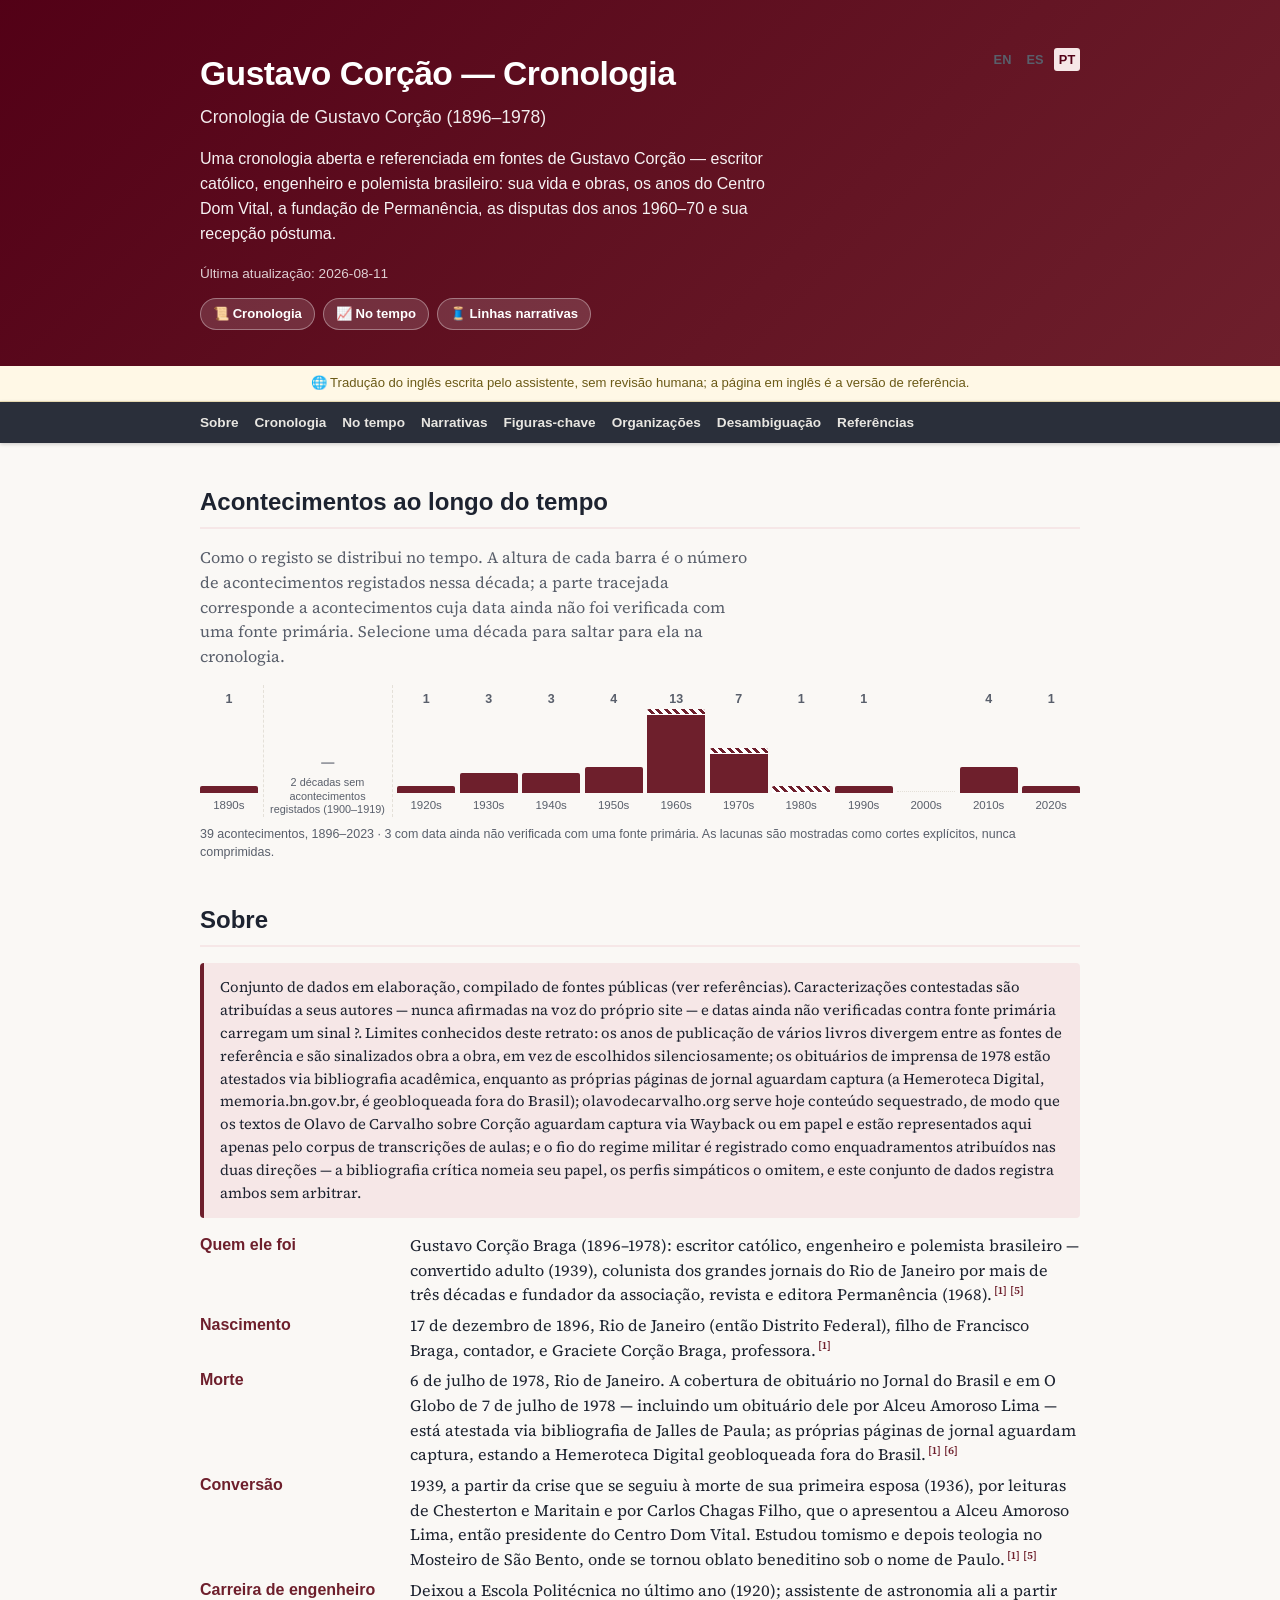
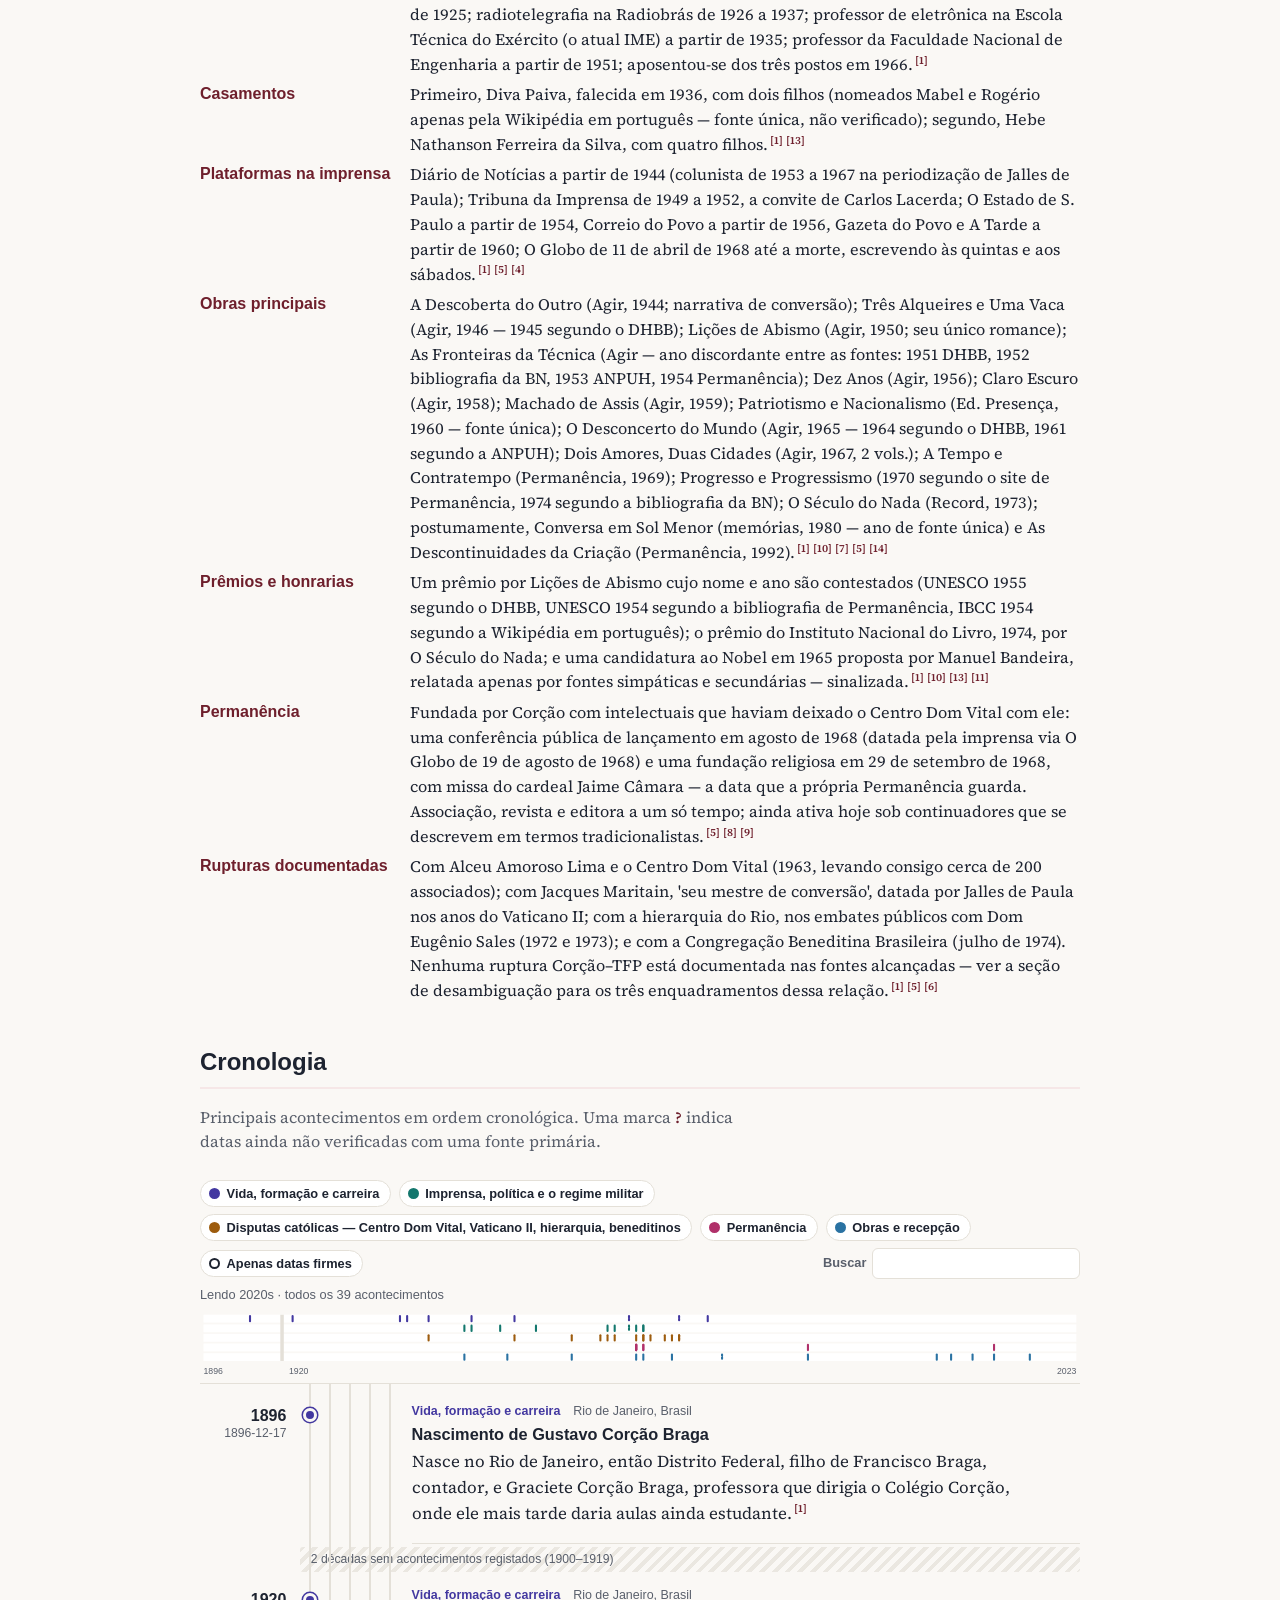
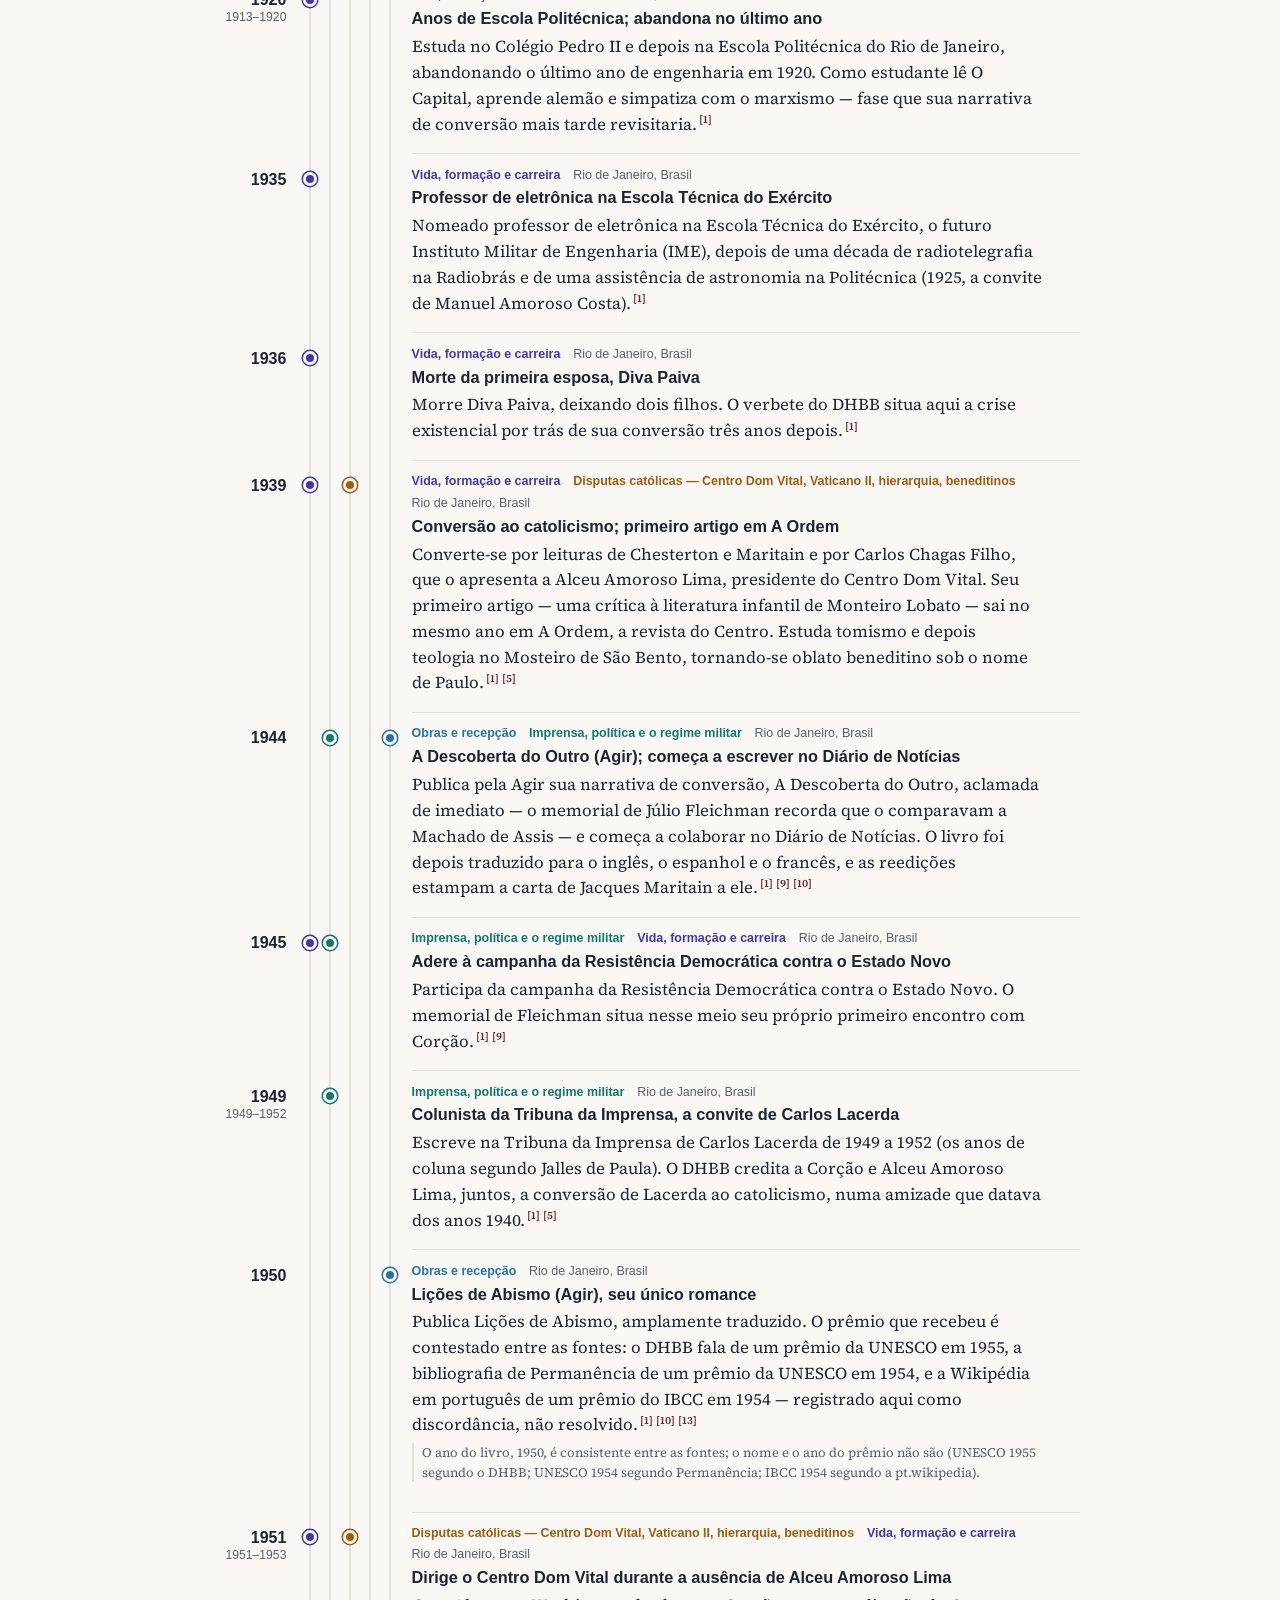
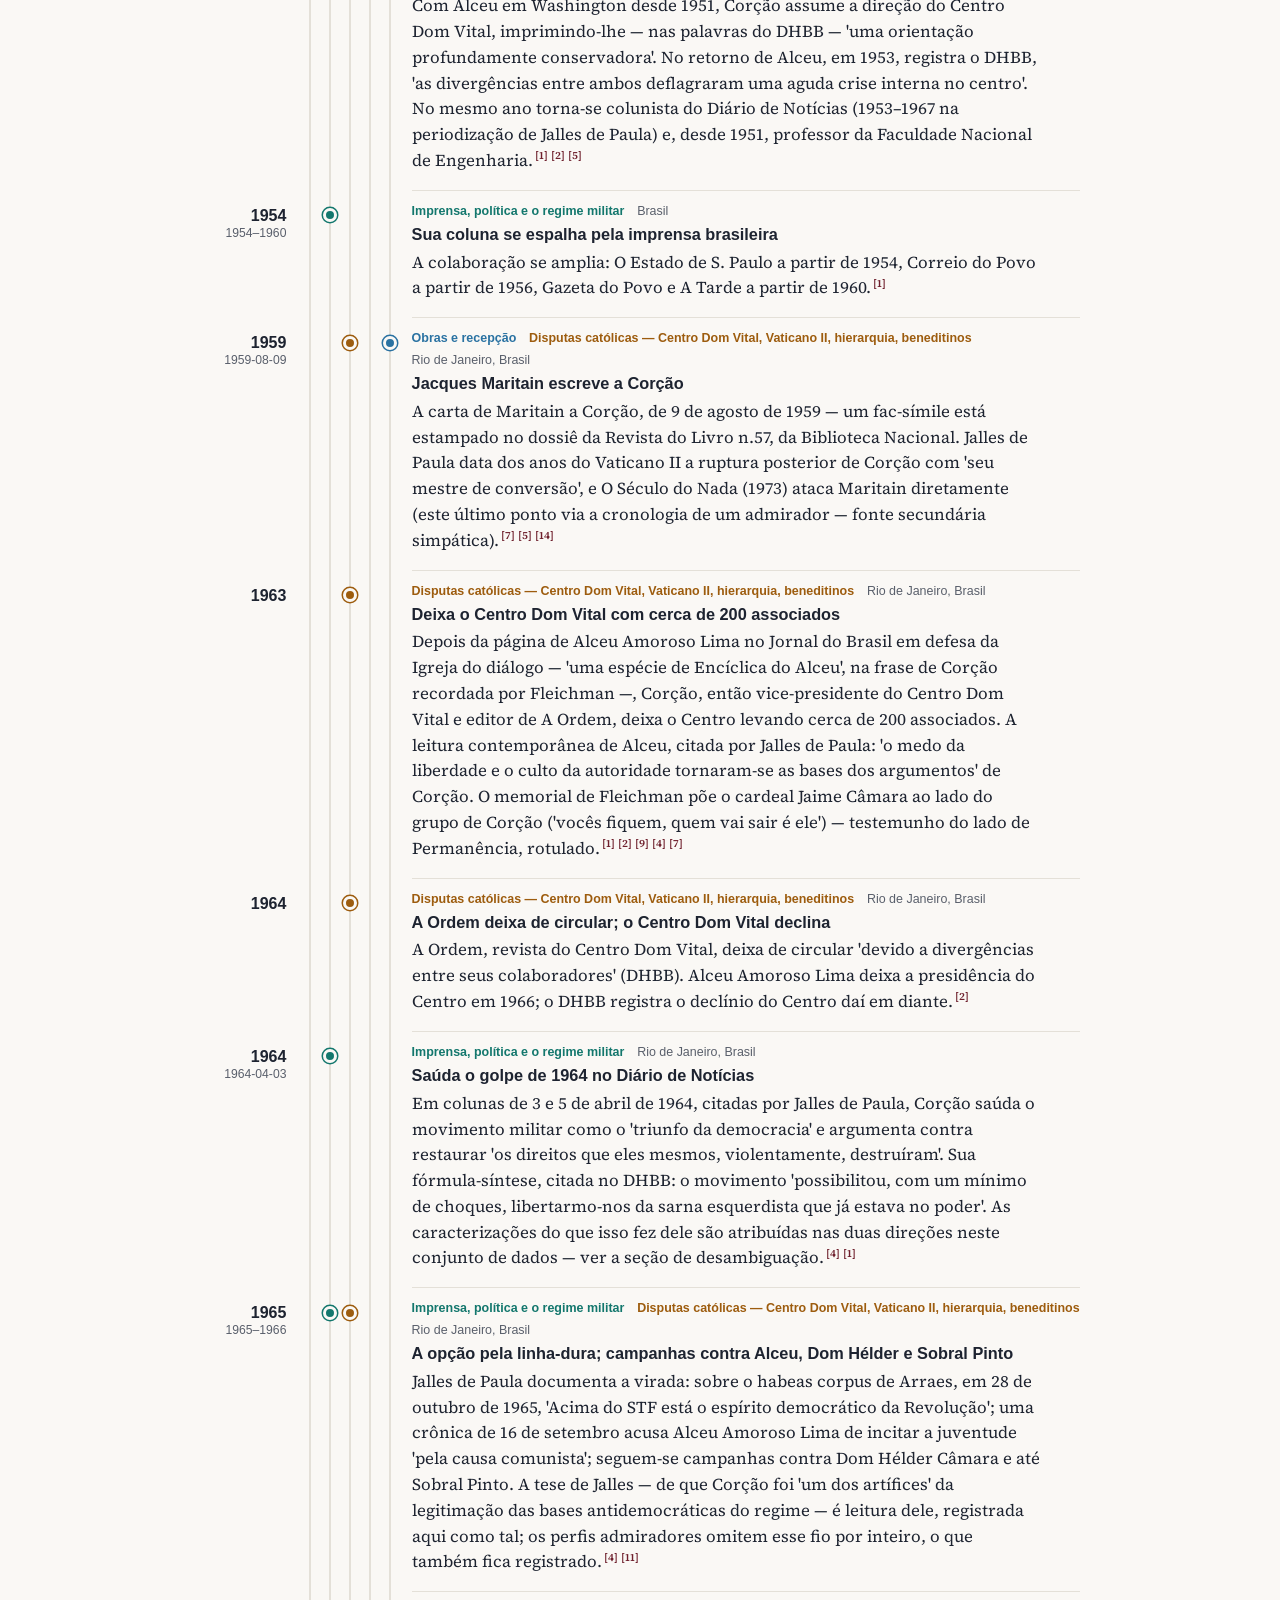
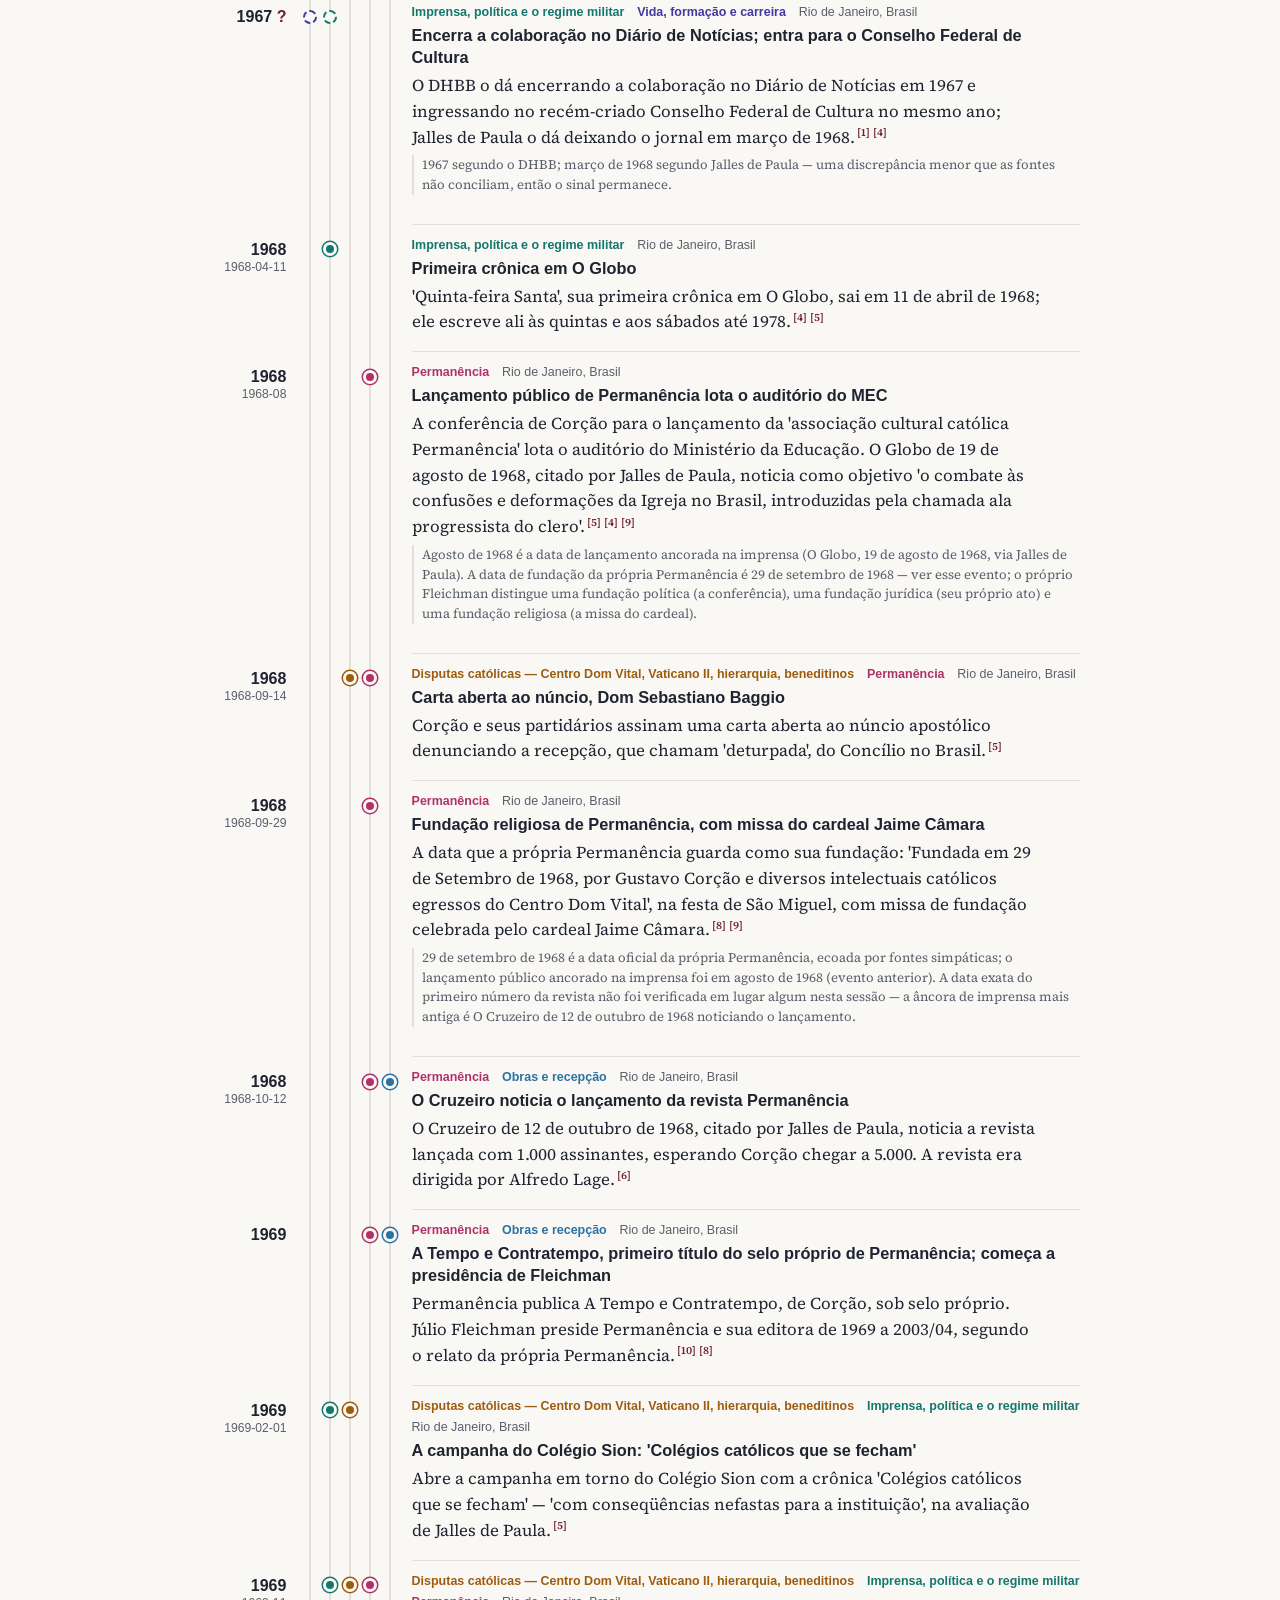
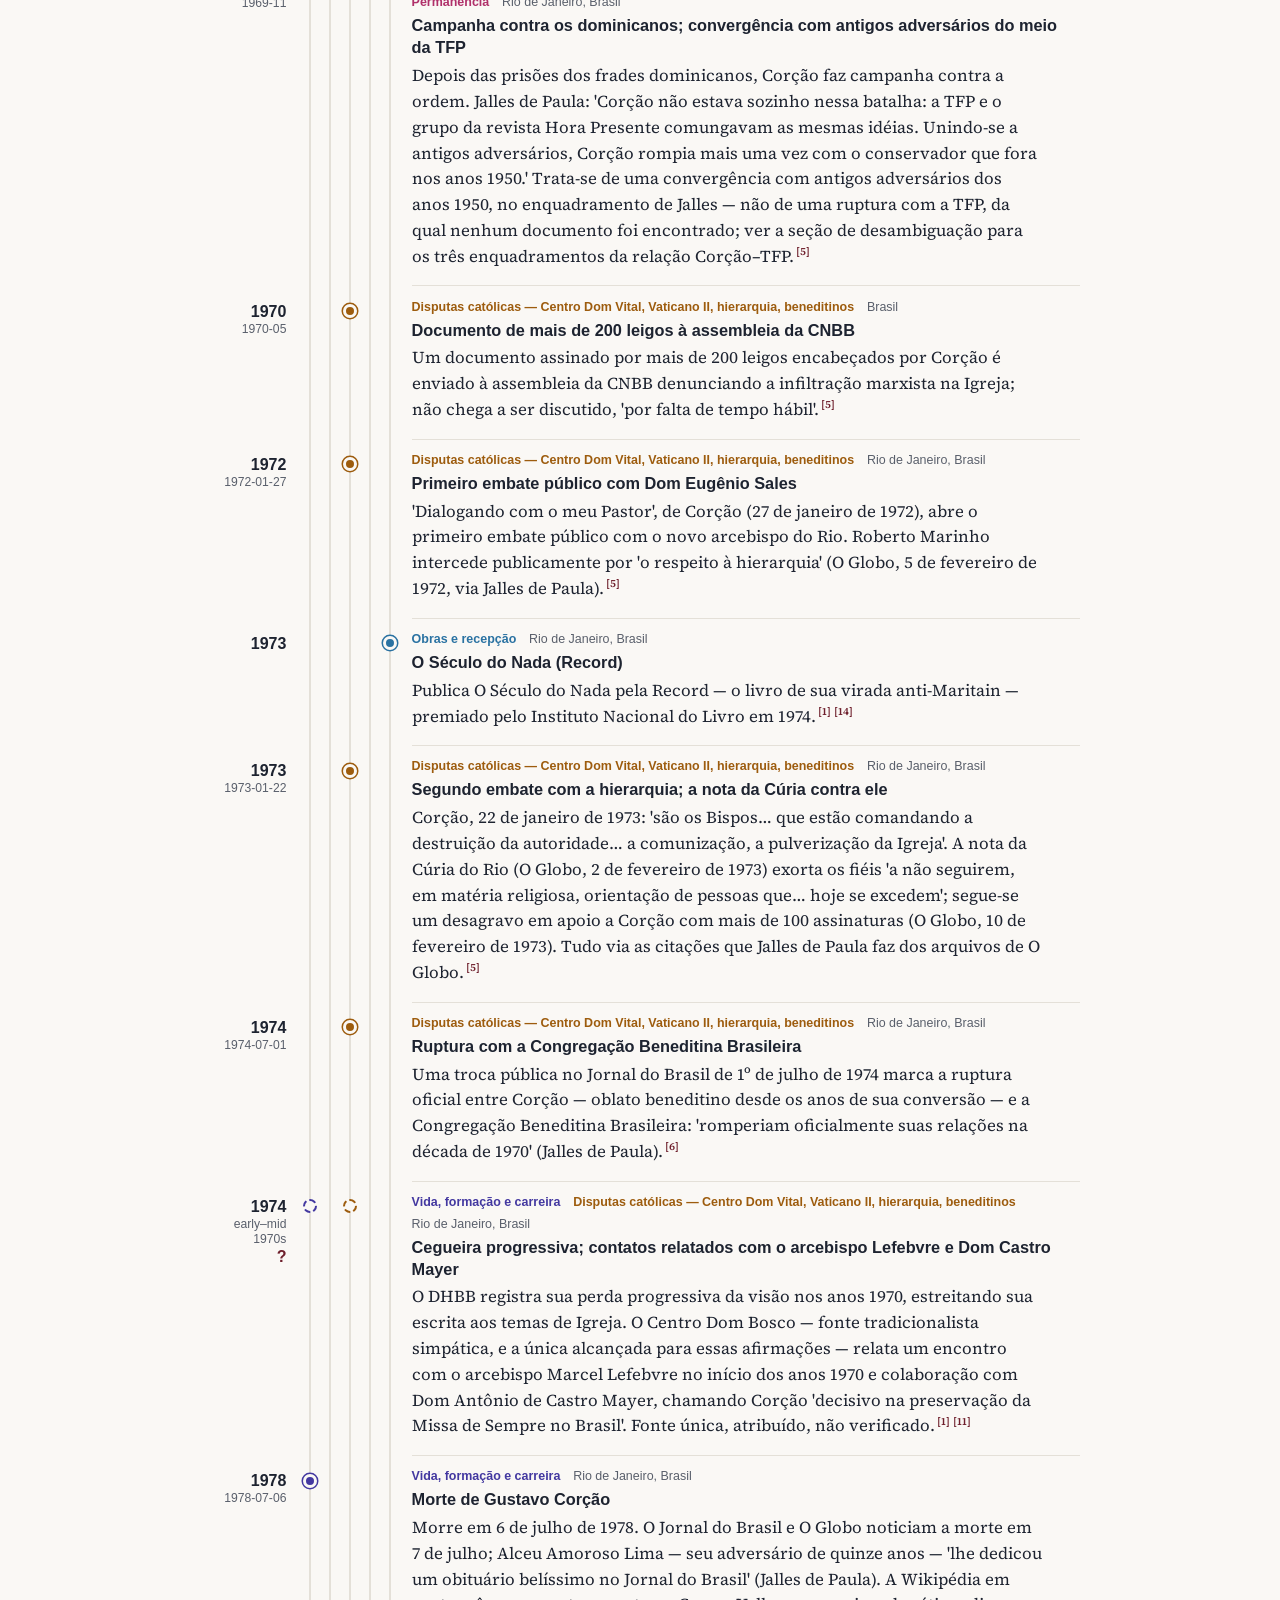
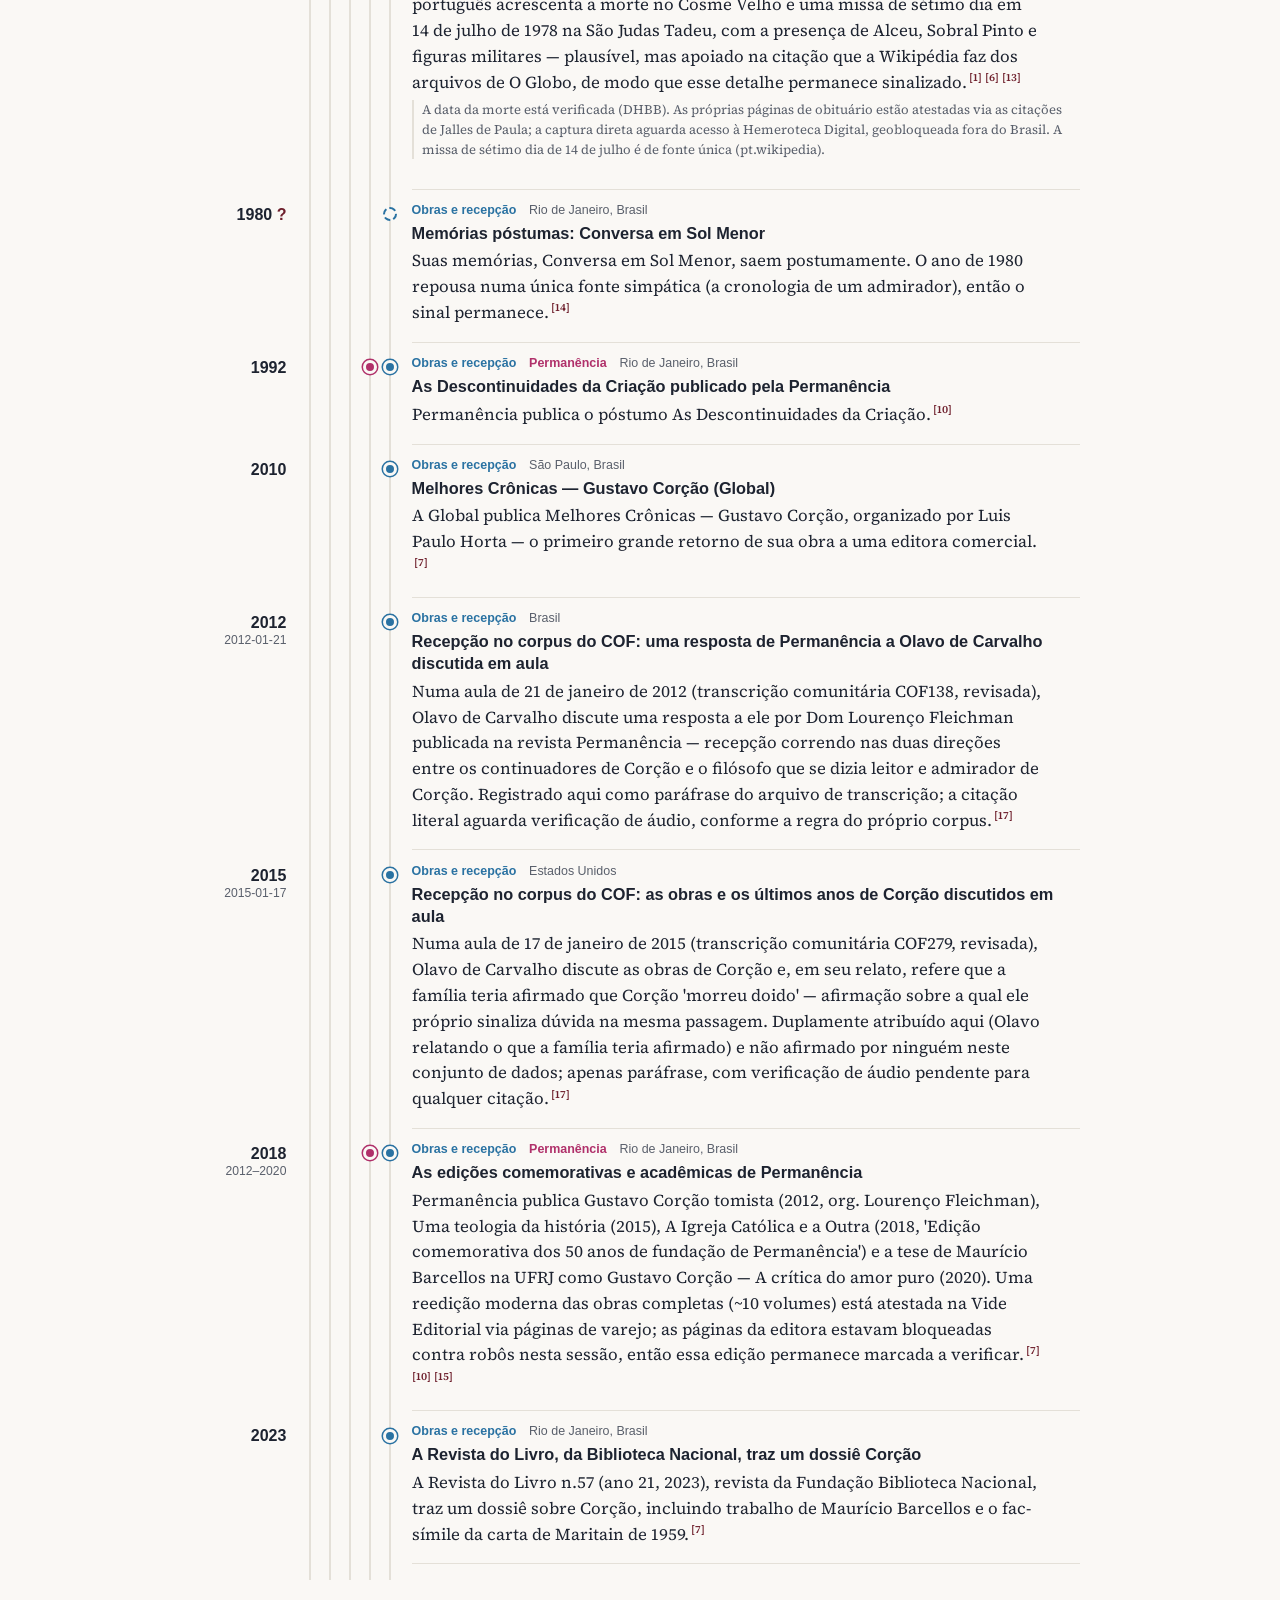
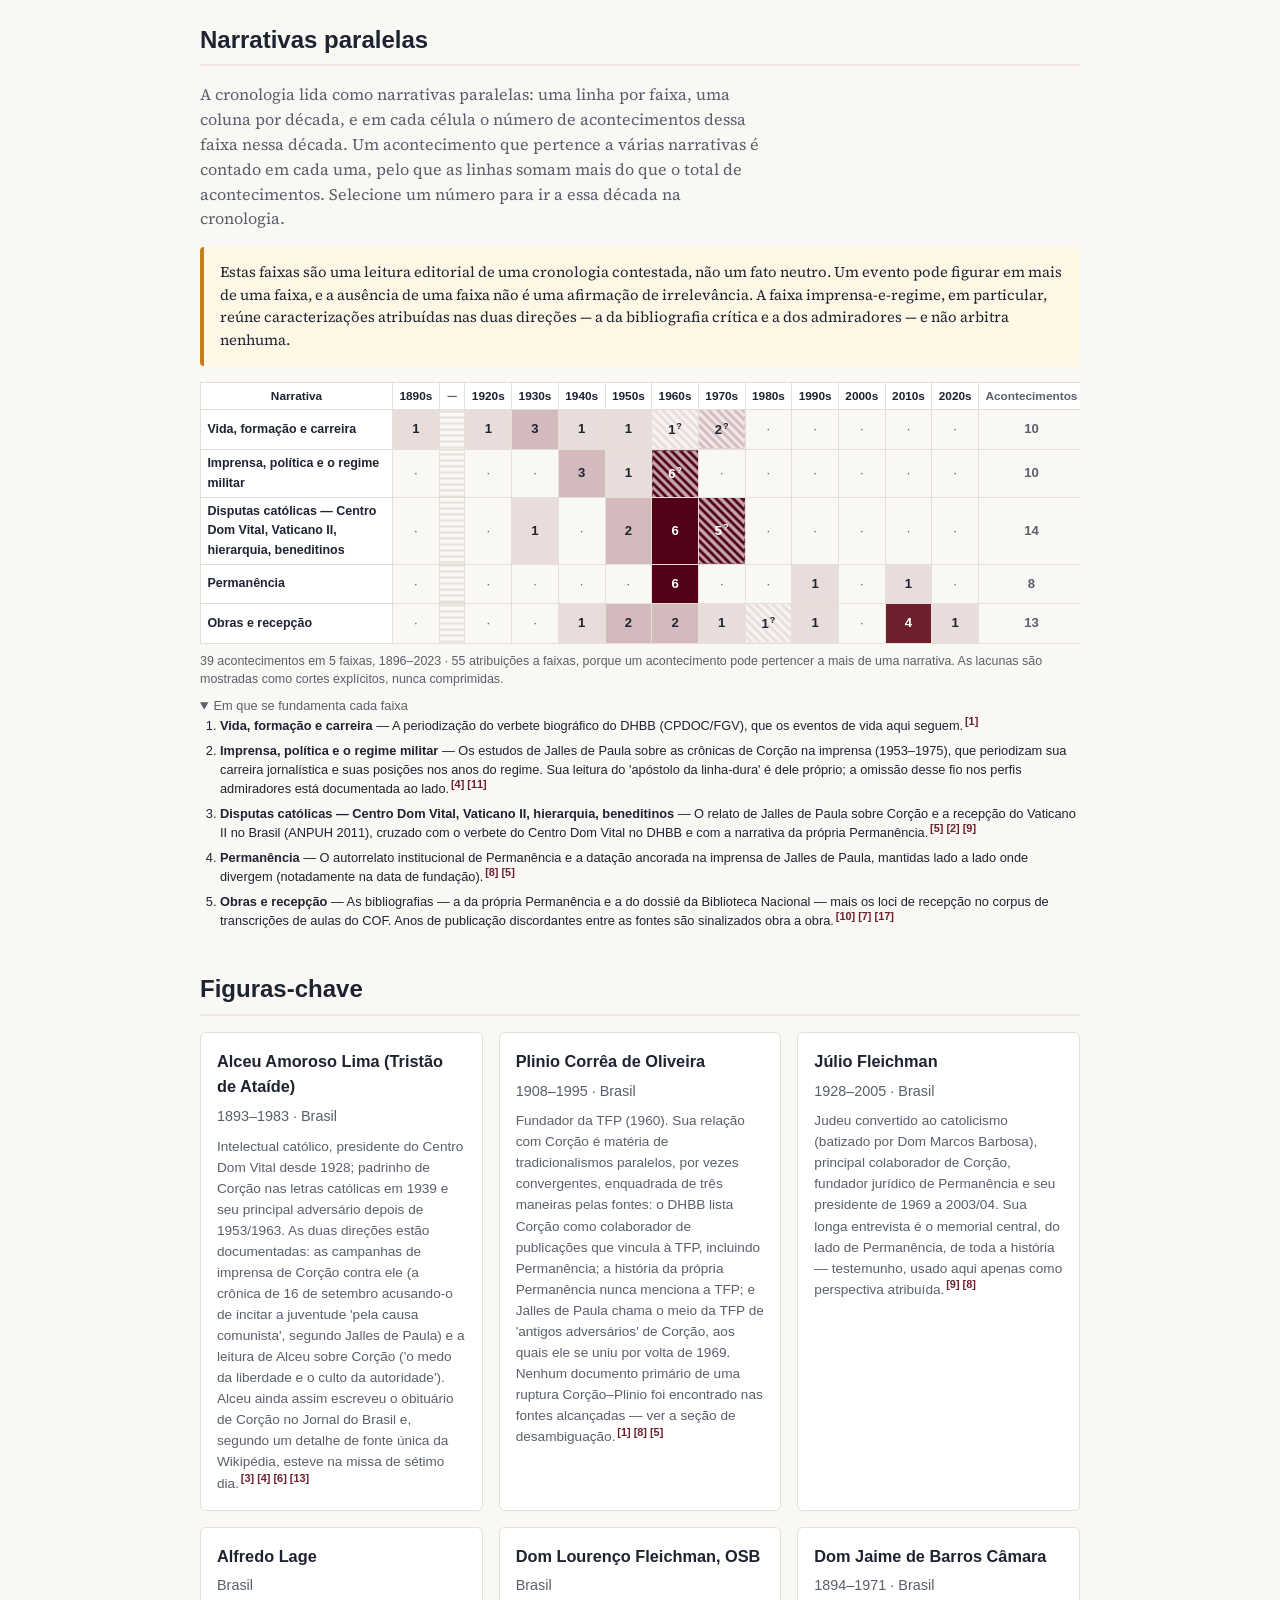
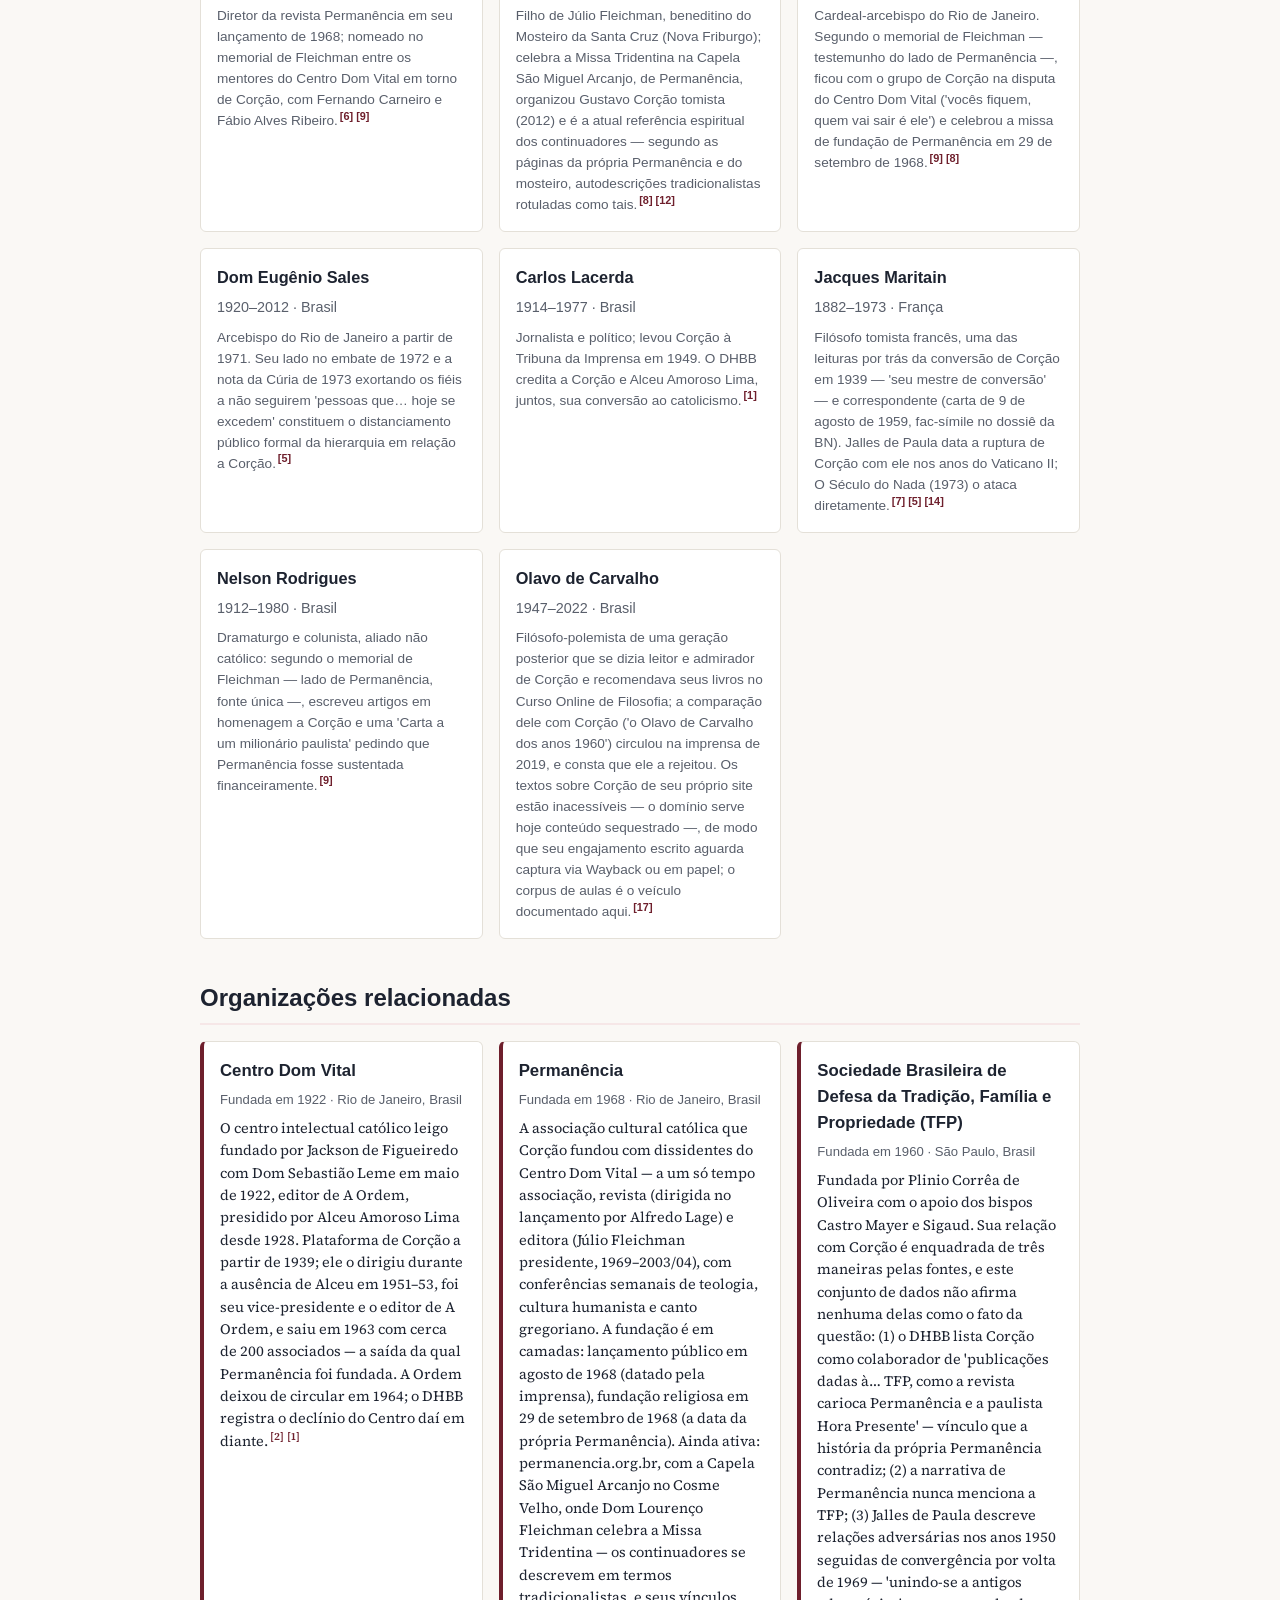
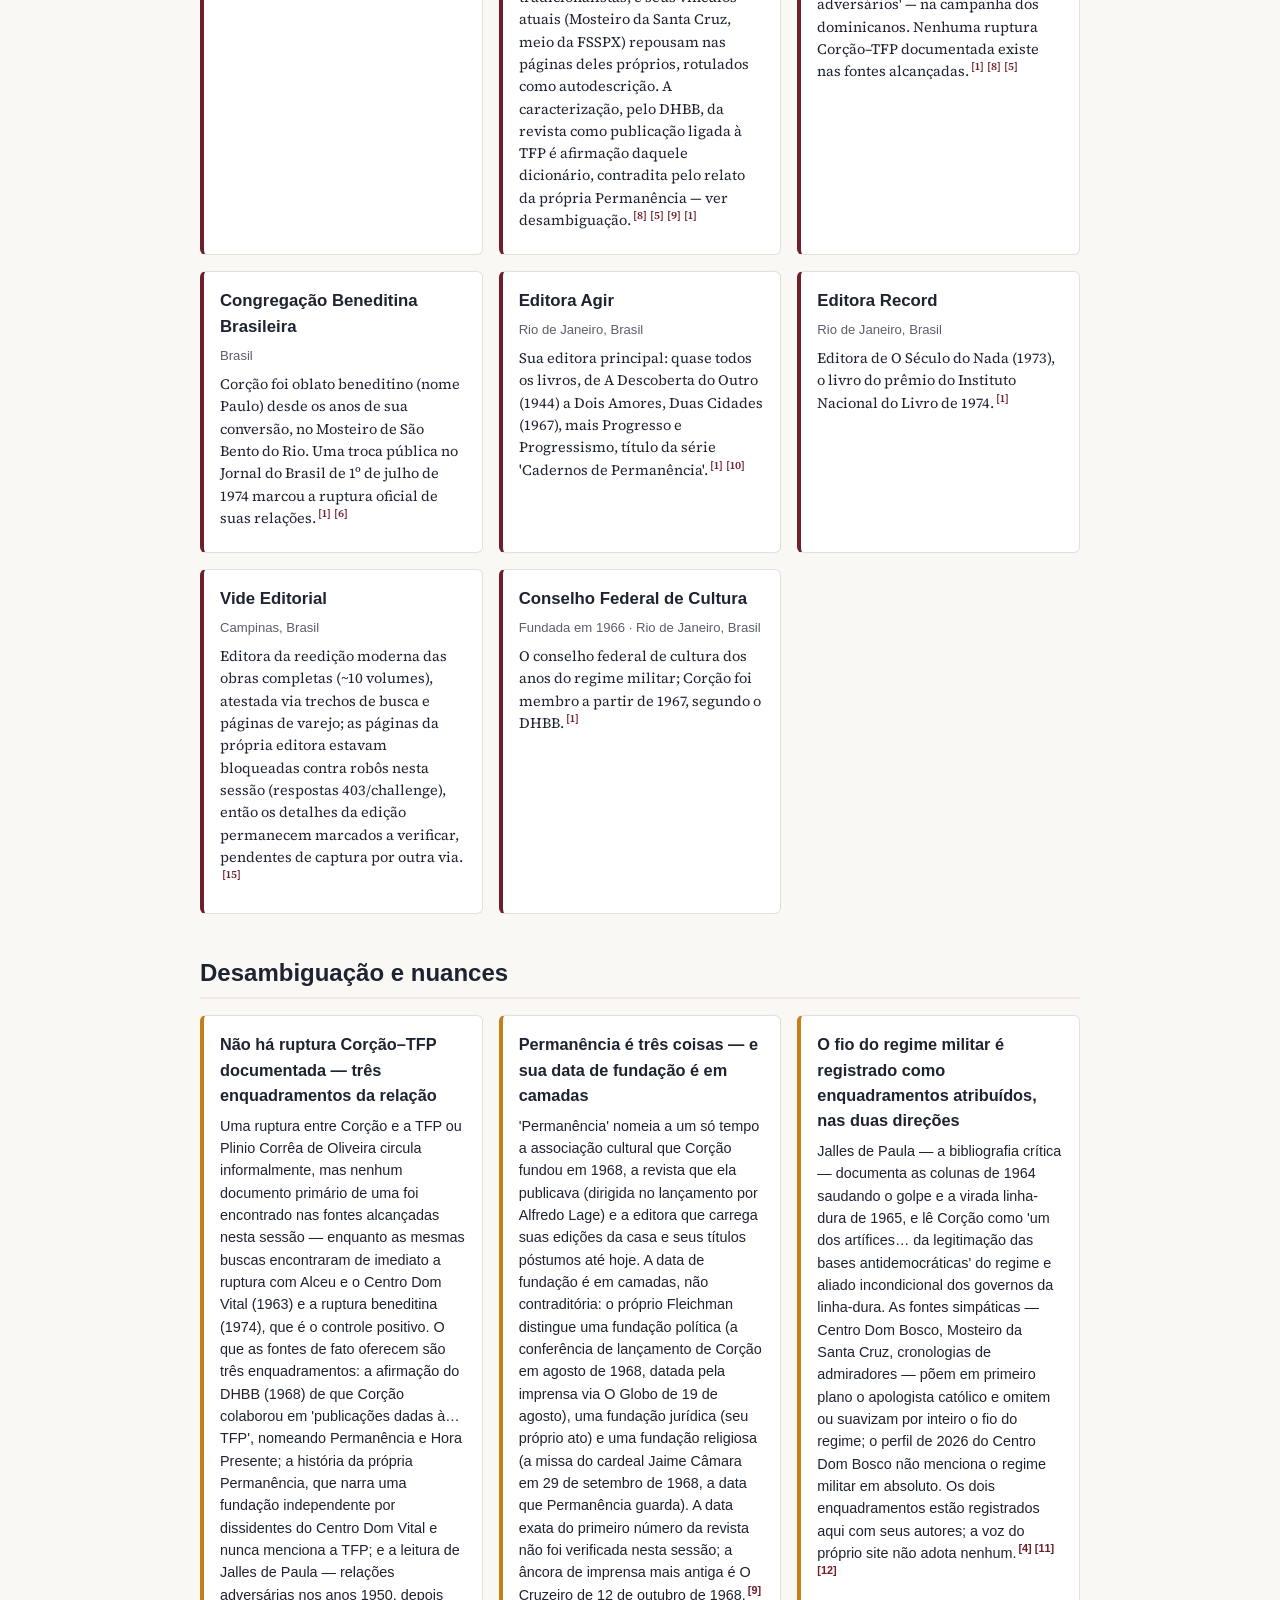
<file: docs/pt/index.html>
<!DOCTYPE html>
<html lang="pt">
<head>
  <meta charset="utf-8">
  <meta name="viewport" content="width=device-width, initial-scale=1">
  <title>Gustavo Corção — Cronologia</title>
  <meta name="description" content="Uma cronologia aberta e referenciada em fontes de Gustavo Corção — escritor católico, engenheiro e polemista brasileiro: sua vida e obras, os anos do Centro Dom Vital, a fundação de Permanência, as disputas dos anos 1960–70 e sua recepção póstuma.">
  <!-- Google tag (gtag.js) -->
  <script async src="https://www.googletagmanager.com/gtag/js?id=G-R9LV1QZHVE"></script>
  <script>
    window.dataLayer = window.dataLayer || [];
    function gtag(){dataLayer.push(arguments);}
    gtag('js', new Date());
    gtag('config', 'G-R9LV1QZHVE');
  </script>
  <link rel="stylesheet" href="../styles.css">
  <script src="../river.js" defer></script>
  <script src="../cite.js" defer data-label="Referência" data-all="Todas as referências"></script>
  <link rel="canonical" href="https://cronologia.github.io/corcao/pt/">
  <link rel="alternate" hreflang="en" href="https://cronologia.github.io/corcao/en/">
  <link rel="alternate" hreflang="es" href="https://cronologia.github.io/corcao/es/">
  <link rel="alternate" hreflang="pt" href="https://cronologia.github.io/corcao/pt/">
  <link rel="alternate" hreflang="x-default" href="https://cronologia.github.io/corcao/">
  <meta property="og:type" content="website">
  <meta property="og:site_name" content="Gustavo Corção — Cronologia">
  <meta property="og:locale" content="pt_BR">
  <meta property="og:title" content="Gustavo Corção — Cronologia">
  <meta property="og:description" content="Uma cronologia aberta e referenciada em fontes de Gustavo Corção — escritor católico, engenheiro e polemista brasileiro: sua vida e obras, os anos do Centro Dom Vital, a fundação de Permanência, as disputas dos anos 1960–70 e sua recepção póstuma.">
  <meta property="og:url" content="https://cronologia.github.io/corcao/pt/">
  <meta name="twitter:card" content="summary">
  <meta name="twitter:title" content="Gustavo Corção — Cronologia">
  <meta name="twitter:description" content="Uma cronologia aberta e referenciada em fontes de Gustavo Corção — escritor católico, engenheiro e polemista brasileiro: sua vida e obras, os anos do Centro Dom Vital, a fundação de Permanência, as disputas dos anos 1960–70 e sua recepção póstuma.">
  <script type="application/ld+json">
  {
    "@context": "https://schema.org",
    "@type": "WebSite",
    "name": "Gustavo Corção — Cronologia",
    "description": "Uma cronologia aberta e referenciada em fontes de Gustavo Corção — escritor católico, engenheiro e polemista brasileiro: sua vida e obras, os anos do Centro Dom Vital, a fundação de Permanência, as disputas dos anos 1960–70 e sua recepção póstuma.",
    "url": "https://cronologia.github.io/corcao/pt/",
    "inLanguage": "pt"
  }
  </script>
</head>
<body>
  <header class="site-header">
    <div class="wrap">
      <nav class="lang-switch" aria-label="Idioma"><a href="../en/" hreflang="en">EN</a><a href="../es/" hreflang="es">ES</a><span class="lang-current" aria-current="true">PT</span></nav>
      <h1>Gustavo Corção — Cronologia</h1>
      <p class="subtitle">Cronologia de Gustavo Corção (1896–1978)</p>
      <p class="lead">Uma cronologia aberta e referenciada em fontes de Gustavo Corção — escritor católico, engenheiro e polemista brasileiro: sua vida e obras, os anos do Centro Dom Vital, a fundação de Permanência, as disputas dos anos 1960–70 e sua recepção póstuma.</p>
      <p class="updated">Última atualização: 2026-08-11</p>
      <div class="viz-chips">
        <a href="#chronology">📜 Cronologia</a>
        <a href="#chronology-spine">📈 No tempo</a>
        <a href="#threads">🧵 Linhas narrativas</a>
      </div>
    </div>
  </header>
  <div class="i18n-disclaimer" role="note">🌐 Tradução do inglês escrita pelo assistente, sem revisão humana; a página em inglês é a versão de referência.</div>

  <nav class="site-nav">
    <div class="wrap">
      <a href="#about">Sobre</a>
      <a href="#chronology">Cronologia</a>
      <a href="#chronology-spine">No tempo</a>
      <a href="#threads">Narrativas</a>
      <a href="#figures">Figuras-chave</a>
      <a href="#organizations">Organizações</a>
      <a href="#disambiguation">Desambiguação</a>
      <a href="#references">Referências</a>
    </div>
  </nav>

  <main class="wrap">
    <section id="chronology-spine" class="viz">
      <h2>Acontecimentos ao longo do tempo</h2>
      <p class="section-intro">Como o registo se distribui no tempo. A altura de cada barra é o número de acontecimentos registados nessa década; a parte tracejada corresponde a acontecimentos cuja data ainda não foi verificada com uma fonte primária. Selecione uma década para saltar para ela na cronologia.</p>
      <figure class="chrono-spine">
        <div class="viz-scroll">
        <ol class="cs-track-list">
          <li class="cs-col"><a href="#decade-1890" title="1890s: 1 acontecimento"><span class="cs-count">1</span><span class="cs-track"><span class="cs-bar" style="height:7.7%"></span></span><span class="cs-label">1890s</span><span class="visually-hidden">1890s: 1 acontecimento</span></a></li>
          <li class="cs-break"><span class="cs-break-mark" aria-hidden="true">⸺</span><span class="cs-break-label">2 décadas sem acontecimentos registados (1900–1919)</span></li>
          <li class="cs-col"><a href="#decade-1920" title="1920s: 1 acontecimento"><span class="cs-count">1</span><span class="cs-track"><span class="cs-bar" style="height:7.7%"></span></span><span class="cs-label">1920s</span><span class="visually-hidden">1920s: 1 acontecimento</span></a></li>
          <li class="cs-col"><a href="#decade-1930" title="1930s: 3 acontecimentos"><span class="cs-count">3</span><span class="cs-track"><span class="cs-bar" style="height:23.1%"></span></span><span class="cs-label">1930s</span><span class="visually-hidden">1930s: 3 acontecimentos</span></a></li>
          <li class="cs-col"><a href="#decade-1940" title="1940s: 3 acontecimentos"><span class="cs-count">3</span><span class="cs-track"><span class="cs-bar" style="height:23.1%"></span></span><span class="cs-label">1940s</span><span class="visually-hidden">1940s: 3 acontecimentos</span></a></li>
          <li class="cs-col"><a href="#decade-1950" title="1950s: 4 acontecimentos"><span class="cs-count">4</span><span class="cs-track"><span class="cs-bar" style="height:30.8%"></span></span><span class="cs-label">1950s</span><span class="visually-hidden">1950s: 4 acontecimentos</span></a></li>
          <li class="cs-col"><a href="#decade-1960" title="1960s: 13 acontecimentos, 1 com data não verificada"><span class="cs-count">13</span><span class="cs-track"><span class="cs-bar" style="height:100%"><span class="cs-unverified" style="height:7.7%"></span></span></span><span class="cs-label">1960s</span><span class="visually-hidden">1960s: 13 acontecimentos, 1 com data não verificada</span></a></li>
          <li class="cs-col"><a href="#decade-1970" title="1970s: 7 acontecimentos, 1 com data não verificada"><span class="cs-count">7</span><span class="cs-track"><span class="cs-bar" style="height:53.8%"><span class="cs-unverified" style="height:14.312267657992567%"></span></span></span><span class="cs-label">1970s</span><span class="visually-hidden">1970s: 7 acontecimentos, 1 com data não verificada</span></a></li>
          <li class="cs-col"><a href="#decade-1980" title="1980s: 1 acontecimento, 1 com data não verificada"><span class="cs-count">1</span><span class="cs-track"><span class="cs-bar" style="height:7.7%"><span class="cs-unverified" style="height:100%"></span></span></span><span class="cs-label">1980s</span><span class="visually-hidden">1980s: 1 acontecimento, 1 com data não verificada</span></a></li>
          <li class="cs-col"><a href="#decade-1990" title="1990s: 1 acontecimento"><span class="cs-count">1</span><span class="cs-track"><span class="cs-bar" style="height:7.7%"></span></span><span class="cs-label">1990s</span><span class="visually-hidden">1990s: 1 acontecimento</span></a></li>
          <li class="cs-col cs-empty"><span class="cs-count"></span><span class="cs-track"></span><span class="cs-label">2000s</span></li>
          <li class="cs-col"><a href="#decade-2010" title="2010s: 4 acontecimentos"><span class="cs-count">4</span><span class="cs-track"><span class="cs-bar" style="height:30.8%"></span></span><span class="cs-label">2010s</span><span class="visually-hidden">2010s: 4 acontecimentos</span></a></li>
          <li class="cs-col"><a href="#decade-2020" title="2020s: 1 acontecimento"><span class="cs-count">1</span><span class="cs-track"><span class="cs-bar" style="height:7.7%"></span></span><span class="cs-label">2020s</span><span class="visually-hidden">2020s: 1 acontecimento</span></a></li>
        </ol>
        </div>
        <figcaption>39 acontecimentos, 1896–2023 · 3 com data ainda não verificada com uma fonte primária. As lacunas são mostradas como cortes explícitos, nunca comprimidas.</figcaption>
      </figure>
    </section>

    <section id="about">
      <h2>Sobre</h2>
      <p class="notice">Conjunto de dados em elaboração, compilado de fontes públicas (ver referências). Caracterizações contestadas são atribuídas a seus autores — nunca afirmadas na voz do próprio site — e datas ainda não verificadas contra fonte primária carregam um sinal ?. Limites conhecidos deste retrato: os anos de publicação de vários livros divergem entre as fontes de referência e são sinalizados obra a obra, em vez de escolhidos silenciosamente; os obituários de imprensa de 1978 estão atestados via bibliografia acadêmica, enquanto as próprias páginas de jornal aguardam captura (a Hemeroteca Digital, memoria.bn.gov.br, é geobloqueada fora do Brasil); olavodecarvalho.org serve hoje conteúdo sequestrado, de modo que os textos de Olavo de Carvalho sobre Corção aguardam captura via Wayback ou em papel e estão representados aqui apenas pelo corpus de transcrições de aulas; e o fio do regime militar é registrado como enquadramentos atribuídos nas duas direções — a bibliografia crítica nomeia seu papel, os perfis simpáticos o omitem, e este conjunto de dados registra ambos sem arbitrar.</p>
      <dl class="facts">
        <dt>Quem ele foi</dt>
        <dd>Gustavo Corção Braga (1896–1978): escritor católico, engenheiro e polemista brasileiro — convertido adulto (1939), colunista dos grandes jornais do Rio de Janeiro por mais de três décadas e fundador da associação, revista e editora Permanência (1968).<sup class="cite"><a href="#ref-1" title="Reference 1">[1]</a> <a href="#ref-5" title="Reference 5">[5]</a></sup></dd>
        <dt>Nascimento</dt>
        <dd>17 de dezembro de 1896, Rio de Janeiro (então Distrito Federal), filho de Francisco Braga, contador, e Graciete Corção Braga, professora.<sup class="cite"><a href="#ref-1" title="Reference 1">[1]</a></sup></dd>
        <dt>Morte</dt>
        <dd>6 de julho de 1978, Rio de Janeiro. A cobertura de obituário no Jornal do Brasil e em O Globo de 7 de julho de 1978 — incluindo um obituário dele por Alceu Amoroso Lima — está atestada via bibliografia de Jalles de Paula; as próprias páginas de jornal aguardam captura, estando a Hemeroteca Digital geobloqueada fora do Brasil.<sup class="cite"><a href="#ref-1" title="Reference 1">[1]</a> <a href="#ref-6" title="Reference 6">[6]</a></sup></dd>
        <dt>Conversão</dt>
        <dd>1939, a partir da crise que se seguiu à morte de sua primeira esposa (1936), por leituras de Chesterton e Maritain e por Carlos Chagas Filho, que o apresentou a Alceu Amoroso Lima, então presidente do Centro Dom Vital. Estudou tomismo e depois teologia no Mosteiro de São Bento, onde se tornou oblato beneditino sob o nome de Paulo.<sup class="cite"><a href="#ref-1" title="Reference 1">[1]</a> <a href="#ref-5" title="Reference 5">[5]</a></sup></dd>
        <dt>Carreira de engenheiro</dt>
        <dd>Deixou a Escola Politécnica no último ano (1920); assistente de astronomia ali a partir de 1925; radiotelegrafia na Radiobrás de 1926 a 1937; professor de eletrônica na Escola Técnica do Exército (o atual IME) a partir de 1935; professor da Faculdade Nacional de Engenharia a partir de 1951; aposentou-se dos três postos em 1966.<sup class="cite"><a href="#ref-1" title="Reference 1">[1]</a></sup></dd>
        <dt>Casamentos</dt>
        <dd>Primeiro, Diva Paiva, falecida em 1936, com dois filhos (nomeados Mabel e Rogério apenas pela Wikipédia em português — fonte única, não verificado); segundo, Hebe Nathanson Ferreira da Silva, com quatro filhos.<sup class="cite"><a href="#ref-1" title="Reference 1">[1]</a> <a href="#ref-13" title="Reference 13">[13]</a></sup></dd>
        <dt>Plataformas na imprensa</dt>
        <dd>Diário de Notícias a partir de 1944 (colunista de 1953 a 1967 na periodização de Jalles de Paula); Tribuna da Imprensa de 1949 a 1952, a convite de Carlos Lacerda; O Estado de S. Paulo a partir de 1954, Correio do Povo a partir de 1956, Gazeta do Povo e A Tarde a partir de 1960; O Globo de 11 de abril de 1968 até a morte, escrevendo às quintas e aos sábados.<sup class="cite"><a href="#ref-1" title="Reference 1">[1]</a> <a href="#ref-5" title="Reference 5">[5]</a> <a href="#ref-4" title="Reference 4">[4]</a></sup></dd>
        <dt>Obras principais</dt>
        <dd>A Descoberta do Outro (Agir, 1944; narrativa de conversão); Três Alqueires e Uma Vaca (Agir, 1946 — 1945 segundo o DHBB); Lições de Abismo (Agir, 1950; seu único romance); As Fronteiras da Técnica (Agir — ano discordante entre as fontes: 1951 DHBB, 1952 bibliografia da BN, 1953 ANPUH, 1954 Permanência); Dez Anos (Agir, 1956); Claro Escuro (Agir, 1958); Machado de Assis (Agir, 1959); Patriotismo e Nacionalismo (Ed. Presença, 1960 — fonte única); O Desconcerto do Mundo (Agir, 1965 — 1964 segundo o DHBB, 1961 segundo a ANPUH); Dois Amores, Duas Cidades (Agir, 1967, 2 vols.); A Tempo e Contratempo (Permanência, 1969); Progresso e Progressismo (1970 segundo o site de Permanência, 1974 segundo a bibliografia da BN); O Século do Nada (Record, 1973); postumamente, Conversa em Sol Menor (memórias, 1980 — ano de fonte única) e As Descontinuidades da Criação (Permanência, 1992).<sup class="cite"><a href="#ref-1" title="Reference 1">[1]</a> <a href="#ref-10" title="Reference 10">[10]</a> <a href="#ref-7" title="Reference 7">[7]</a> <a href="#ref-5" title="Reference 5">[5]</a> <a href="#ref-14" title="Reference 14">[14]</a></sup></dd>
        <dt>Prêmios e honrarias</dt>
        <dd>Um prêmio por Lições de Abismo cujo nome e ano são contestados (UNESCO 1955 segundo o DHBB, UNESCO 1954 segundo a bibliografia de Permanência, IBCC 1954 segundo a Wikipédia em português); o prêmio do Instituto Nacional do Livro, 1974, por O Século do Nada; e uma candidatura ao Nobel em 1965 proposta por Manuel Bandeira, relatada apenas por fontes simpáticas e secundárias — sinalizada.<sup class="cite"><a href="#ref-1" title="Reference 1">[1]</a> <a href="#ref-10" title="Reference 10">[10]</a> <a href="#ref-13" title="Reference 13">[13]</a> <a href="#ref-11" title="Reference 11">[11]</a></sup></dd>
        <dt>Permanência</dt>
        <dd>Fundada por Corção com intelectuais que haviam deixado o Centro Dom Vital com ele: uma conferência pública de lançamento em agosto de 1968 (datada pela imprensa via O Globo de 19 de agosto de 1968) e uma fundação religiosa em 29 de setembro de 1968, com missa do cardeal Jaime Câmara — a data que a própria Permanência guarda. Associação, revista e editora a um só tempo; ainda ativa hoje sob continuadores que se descrevem em termos tradicionalistas.<sup class="cite"><a href="#ref-5" title="Reference 5">[5]</a> <a href="#ref-8" title="Reference 8">[8]</a> <a href="#ref-9" title="Reference 9">[9]</a></sup></dd>
        <dt>Rupturas documentadas</dt>
        <dd>Com Alceu Amoroso Lima e o Centro Dom Vital (1963, levando consigo cerca de 200 associados); com Jacques Maritain, &#39;seu mestre de conversão&#39;, datada por Jalles de Paula nos anos do Vaticano II; com a hierarquia do Rio, nos embates públicos com Dom Eugênio Sales (1972 e 1973); e com a Congregação Beneditina Brasileira (julho de 1974). Nenhuma ruptura Corção–TFP está documentada nas fontes alcançadas — ver a seção de desambiguação para os três enquadramentos dessa relação.<sup class="cite"><a href="#ref-1" title="Reference 1">[1]</a> <a href="#ref-5" title="Reference 5">[5]</a> <a href="#ref-6" title="Reference 6">[6]</a></sup></dd>
      </dl>
    </section>

    <section id="chronology" class="river rv-lanes">
      <h2>Cronologia</h2>
      <p class="section-intro">Principais acontecimentos em ordem cronológica. Uma marca <span class="flag">?</span> indica
      datas ainda não verificadas com uma fonte primária.</p>
      <div class="rv-bar">
        <div class="rv-controls" role="group" aria-label="Filtrar a cronologia" hidden>
          <label class="rv-chip rv-l0"><input type="checkbox" data-lane="life" checked><span class="rv-sw"></span>Vida, formação e carreira</label>
          <label class="rv-chip rv-l1"><input type="checkbox" data-lane="press-regime" checked><span class="rv-sw"></span>Imprensa, política e o regime militar</label>
          <label class="rv-chip rv-l2"><input type="checkbox" data-lane="church-disputes" checked><span class="rv-sw"></span>Disputas católicas — Centro Dom Vital, Vaticano II, hierarquia, beneditinos</label>
          <label class="rv-chip rv-l3"><input type="checkbox" data-lane="permanencia" checked><span class="rv-sw"></span>Permanência</label>
          <label class="rv-chip rv-l4"><input type="checkbox" data-lane="works-reception" checked><span class="rv-sw"></span>Obras e recepção</label>
          <label class="rv-chip rv-firm"><input type="checkbox" data-firm><span class="rv-sw"></span>Apenas datas firmes</label>
          <label class="rv-find">Buscar <input type="search" autocomplete="off"></label>
          <p class="rv-status" aria-live="polite" data-all="todos os {n} acontecimentos" data-some="{n} de {total} acontecimentos exibidos" data-reading="Lendo"></p>
        </div>
        <svg class="rv-ribbon" viewBox="-4 0 1008 73" preserveAspectRatio="xMinYMid meet" role="img" aria-label="Visão geral dos 39 acontecimentos em 5 narrativas; as grandes lacunas do registro aparecem como cortes">
          <rect class="rv-row" x="0" y="2" width="1000" height="9"/><rect class="rv-row" x="0" y="13" width="1000" height="9"/><rect class="rv-row" x="0" y="24" width="1000" height="9"/><rect class="rv-row" x="0" y="35" width="1000" height="9"/><rect class="rv-row" x="0" y="46" width="1000" height="9"/><rect class="rv-brk" x="88" y="2" width="4" height="53"><title>2 décadas sem acontecimentos registados (1900–1919)</title></rect>
          <line class="rv-tick rv-l0" data-i="0" x1="53.3" x2="53.3" y1="3.5" y2="9.5"/><line class="rv-tick rv-l0" data-i="1" x1="102.1" x2="102.1" y1="3.5" y2="9.5"/><line class="rv-tick rv-l0" data-i="2" x1="225.1" x2="225.1" y1="3.5" y2="9.5"/><line class="rv-tick rv-l0" data-i="3" x1="233.3" x2="233.3" y1="3.5" y2="9.5"/><line class="rv-tick rv-l0" data-i="4" x1="257.9" x2="257.9" y1="3.5" y2="9.5"/><line class="rv-tick rv-l2" data-i="4" x1="257.9" x2="257.9" y1="25.5" y2="31.5"/><line class="rv-tick rv-l4" data-i="5" x1="298.9" x2="298.9" y1="47.5" y2="53.5"/><line class="rv-tick rv-l1" data-i="5" x1="298.9" x2="298.9" y1="14.5" y2="20.5"/><line class="rv-tick rv-l1" data-i="6" x1="307.1" x2="307.1" y1="14.5" y2="20.5"/><line class="rv-tick rv-l0" data-i="6" x1="307.1" x2="307.1" y1="3.5" y2="9.5"/><line class="rv-tick rv-l1" data-i="7" x1="339.9" x2="339.9" y1="14.5" y2="20.5"/><line class="rv-tick rv-l4" data-i="8" x1="348.1" x2="348.1" y1="47.5" y2="53.5"/><line class="rv-tick rv-l2" data-i="9" x1="356.3" x2="356.3" y1="25.5" y2="31.5"/><line class="rv-tick rv-l0" data-i="9" x1="356.3" x2="356.3" y1="3.5" y2="9.5"/><line class="rv-tick rv-l1" data-i="10" x1="380.9" x2="380.9" y1="14.5" y2="20.5"/><line class="rv-tick rv-l4" data-i="11" x1="421.9" x2="421.9" y1="47.5" y2="53.5"/><line class="rv-tick rv-l2" data-i="11" x1="421.9" x2="421.9" y1="25.5" y2="31.5"/><line class="rv-tick rv-l2" data-i="12" x1="454.7" x2="454.7" y1="25.5" y2="31.5"/><line class="rv-tick rv-l2" data-i="13" x1="462.9" x2="462.9" y1="25.5" y2="31.5"/><line class="rv-tick rv-l1" data-i="14" x1="462.9" x2="462.9" y1="14.5" y2="20.5"/><line class="rv-tick rv-l1" data-i="15" x1="471.1" x2="471.1" y1="14.5" y2="20.5"/><line class="rv-tick rv-l2" data-i="15" x1="471.1" x2="471.1" y1="25.5" y2="31.5"/><line class="rv-tick rv-l1 rv-u" data-i="16" x1="487.5" x2="487.5" y1="14.5" y2="20.5"/><line class="rv-tick rv-l0 rv-u" data-i="16" x1="487.5" x2="487.5" y1="3.5" y2="9.5"/><line class="rv-tick rv-l1" data-i="17" x1="495.7" x2="495.7" y1="14.5" y2="20.5"/><line class="rv-tick rv-l3" data-i="18" x1="495.7" x2="495.7" y1="36.5" y2="42.5"/><line class="rv-tick rv-l2" data-i="19" x1="495.7" x2="495.7" y1="25.5" y2="31.5"/><line class="rv-tick rv-l3" data-i="19" x1="495.7" x2="495.7" y1="36.5" y2="42.5"/><line class="rv-tick rv-l3" data-i="20" x1="495.7" x2="495.7" y1="36.5" y2="42.5"/><line class="rv-tick rv-l3" data-i="21" x1="495.7" x2="495.7" y1="36.5" y2="42.5"/><line class="rv-tick rv-l4" data-i="21" x1="495.7" x2="495.7" y1="47.5" y2="53.5"/><line class="rv-tick rv-l3" data-i="22" x1="503.9" x2="503.9" y1="36.5" y2="42.5"/><line class="rv-tick rv-l4" data-i="22" x1="503.9" x2="503.9" y1="47.5" y2="53.5"/><line class="rv-tick rv-l2" data-i="23" x1="503.9" x2="503.9" y1="25.5" y2="31.5"/><line class="rv-tick rv-l1" data-i="23" x1="503.9" x2="503.9" y1="14.5" y2="20.5"/><line class="rv-tick rv-l2" data-i="24" x1="503.9" x2="503.9" y1="25.5" y2="31.5"/><line class="rv-tick rv-l1" data-i="24" x1="503.9" x2="503.9" y1="14.5" y2="20.5"/><line class="rv-tick rv-l3" data-i="24" x1="503.9" x2="503.9" y1="36.5" y2="42.5"/><line class="rv-tick rv-l2" data-i="25" x1="512.1" x2="512.1" y1="25.5" y2="31.5"/><line class="rv-tick rv-l2" data-i="26" x1="528.5" x2="528.5" y1="25.5" y2="31.5"/><line class="rv-tick rv-l4" data-i="27" x1="536.7" x2="536.7" y1="47.5" y2="53.5"/><line class="rv-tick rv-l2" data-i="28" x1="536.7" x2="536.7" y1="25.5" y2="31.5"/><line class="rv-tick rv-l2" data-i="29" x1="544.9" x2="544.9" y1="25.5" y2="31.5"/><line class="rv-tick rv-l0 rv-u" data-i="30" x1="544.9" x2="544.9" y1="3.5" y2="9.5"/><line class="rv-tick rv-l2 rv-u" data-i="30" x1="544.9" x2="544.9" y1="25.5" y2="31.5"/><line class="rv-tick rv-l0" data-i="31" x1="577.7" x2="577.7" y1="3.5" y2="9.5"/><line class="rv-tick rv-l4 rv-u" data-i="32" x1="594.1" x2="594.1" y1="47.5" y2="53.5"/><line class="rv-tick rv-l4" data-i="33" x1="692.5" x2="692.5" y1="47.5" y2="53.5"/><line class="rv-tick rv-l3" data-i="33" x1="692.5" x2="692.5" y1="36.5" y2="42.5"/><line class="rv-tick rv-l4" data-i="34" x1="840.1" x2="840.1" y1="47.5" y2="53.5"/><line class="rv-tick rv-l4" data-i="35" x1="856.5" x2="856.5" y1="47.5" y2="53.5"/><line class="rv-tick rv-l4" data-i="36" x1="881.1" x2="881.1" y1="47.5" y2="53.5"/><line class="rv-tick rv-l4" data-i="37" x1="905.7" x2="905.7" y1="47.5" y2="53.5"/><line class="rv-tick rv-l3" data-i="37" x1="905.7" x2="905.7" y1="36.5" y2="42.5"/><line class="rv-tick rv-l4" data-i="38" x1="946.7" x2="946.7" y1="47.5" y2="53.5"/>
          <text class="rv-axis" x="0" y="70" text-anchor="start">1896</text><text class="rv-axis" x="98" y="70" text-anchor="start">1920</text><text class="rv-axis" x="1000" y="70" text-anchor="end">2023</text><rect class="rv-win" x="0" y="0" width="0" height="57"/>
        </svg>
      </div>
      <ol class="rv-list" style="--lanes:5">
        <li class="rv-e" id="decade-1890" data-i="0" data-lanes="life" data-decade="1890s">
          <div class="rv-year">1896<small>1896-12-17</small></div>
          <div class="rv-node" aria-hidden="true"><i class="rv-l0" style="--k:0"></i></div>
          <div class="rv-card">
            <p class="rv-kick"><span class="rv-lane rv-l0">Vida, formação e carreira</span><span>Rio de Janeiro, Brasil</span></p>
            <h3>Nascimento de Gustavo Corção Braga</h3>
            <p class="rv-text">Nasce no Rio de Janeiro, então Distrito Federal, filho de Francisco Braga, contador, e Graciete Corção Braga, professora que dirigia o Colégio Corção, onde ele mais tarde daria aulas ainda estudante.<sup class="cite"><a href="#ref-1" title="Reference 1">[1]</a></sup></p>
          </div>
        </li>
        <li class="rv-gap"><span>2 décadas sem acontecimentos registados (1900–1919)</span></li>
        <li class="rv-e" id="decade-1920" data-i="1" data-lanes="life" data-decade="1920s">
          <div class="rv-year">1920<small>1913–1920</small></div>
          <div class="rv-node" aria-hidden="true"><i class="rv-l0" style="--k:0"></i></div>
          <div class="rv-card">
            <p class="rv-kick"><span class="rv-lane rv-l0">Vida, formação e carreira</span><span>Rio de Janeiro, Brasil</span></p>
            <h3>Anos de Escola Politécnica; abandona no último ano</h3>
            <p class="rv-text">Estuda no Colégio Pedro II e depois na Escola Politécnica do Rio de Janeiro, abandonando o último ano de engenharia em 1920. Como estudante lê O Capital, aprende alemão e simpatiza com o marxismo — fase que sua narrativa de conversão mais tarde revisitaria.<sup class="cite"><a href="#ref-1" title="Reference 1">[1]</a></sup></p>
          </div>
        </li>
        <li class="rv-e" id="decade-1930" data-i="2" data-lanes="life" data-decade="1930s">
          <div class="rv-year">1935</div>
          <div class="rv-node" aria-hidden="true"><i class="rv-l0" style="--k:0"></i></div>
          <div class="rv-card">
            <p class="rv-kick"><span class="rv-lane rv-l0">Vida, formação e carreira</span><span>Rio de Janeiro, Brasil</span></p>
            <h3>Professor de eletrônica na Escola Técnica do Exército</h3>
            <p class="rv-text">Nomeado professor de eletrônica na Escola Técnica do Exército, o futuro Instituto Militar de Engenharia (IME), depois de uma década de radiotelegrafia na Radiobrás e de uma assistência de astronomia na Politécnica (1925, a convite de Manuel Amoroso Costa).<sup class="cite"><a href="#ref-1" title="Reference 1">[1]</a></sup></p>
          </div>
        </li>
        <li class="rv-e" data-i="3" data-lanes="life" data-decade="1930s">
          <div class="rv-year">1936</div>
          <div class="rv-node" aria-hidden="true"><i class="rv-l0" style="--k:0"></i></div>
          <div class="rv-card">
            <p class="rv-kick"><span class="rv-lane rv-l0">Vida, formação e carreira</span><span>Rio de Janeiro, Brasil</span></p>
            <h3>Morte da primeira esposa, Diva Paiva</h3>
            <p class="rv-text">Morre Diva Paiva, deixando dois filhos. O verbete do DHBB situa aqui a crise existencial por trás de sua conversão três anos depois.<sup class="cite"><a href="#ref-1" title="Reference 1">[1]</a></sup></p>
          </div>
        </li>
        <li class="rv-e" data-i="4" data-lanes="life church-disputes" data-decade="1930s">
          <div class="rv-year">1939</div>
          <div class="rv-node" aria-hidden="true"><i class="rv-l0" style="--k:0"></i><i class="rv-l2" style="--k:2"></i></div>
          <div class="rv-card">
            <p class="rv-kick"><span class="rv-lane rv-l0">Vida, formação e carreira</span><span class="rv-lane rv-l2">Disputas católicas — Centro Dom Vital, Vaticano II, hierarquia, beneditinos</span><span>Rio de Janeiro, Brasil</span></p>
            <h3>Conversão ao catolicismo; primeiro artigo em A Ordem</h3>
            <p class="rv-text">Converte-se por leituras de Chesterton e Maritain e por Carlos Chagas Filho, que o apresenta a Alceu Amoroso Lima, presidente do Centro Dom Vital. Seu primeiro artigo — uma crítica à literatura infantil de Monteiro Lobato — sai no mesmo ano em A Ordem, a revista do Centro. Estuda tomismo e depois teologia no Mosteiro de São Bento, tornando-se oblato beneditino sob o nome de Paulo.<sup class="cite"><a href="#ref-1" title="Reference 1">[1]</a> <a href="#ref-5" title="Reference 5">[5]</a></sup></p>
          </div>
        </li>
        <li class="rv-e" id="decade-1940" data-i="5" data-lanes="works-reception press-regime" data-decade="1940s">
          <div class="rv-year">1944</div>
          <div class="rv-node" aria-hidden="true"><i class="rv-l4" style="--k:4"></i><i class="rv-l1" style="--k:1"></i></div>
          <div class="rv-card">
            <p class="rv-kick"><span class="rv-lane rv-l4">Obras e recepção</span><span class="rv-lane rv-l1">Imprensa, política e o regime militar</span><span>Rio de Janeiro, Brasil</span></p>
            <h3>A Descoberta do Outro (Agir); começa a escrever no Diário de Notícias</h3>
            <p class="rv-text">Publica pela Agir sua narrativa de conversão, A Descoberta do Outro, aclamada de imediato — o memorial de Júlio Fleichman recorda que o comparavam a Machado de Assis — e começa a colaborar no Diário de Notícias. O livro foi depois traduzido para o inglês, o espanhol e o francês, e as reedições estampam a carta de Jacques Maritain a ele.<sup class="cite"><a href="#ref-1" title="Reference 1">[1]</a> <a href="#ref-9" title="Reference 9">[9]</a> <a href="#ref-10" title="Reference 10">[10]</a></sup></p>
          </div>
        </li>
        <li class="rv-e" data-i="6" data-lanes="press-regime life" data-decade="1940s">
          <div class="rv-year">1945</div>
          <div class="rv-node" aria-hidden="true"><i class="rv-l1" style="--k:1"></i><i class="rv-l0" style="--k:0"></i></div>
          <div class="rv-card">
            <p class="rv-kick"><span class="rv-lane rv-l1">Imprensa, política e o regime militar</span><span class="rv-lane rv-l0">Vida, formação e carreira</span><span>Rio de Janeiro, Brasil</span></p>
            <h3>Adere à campanha da Resistência Democrática contra o Estado Novo</h3>
            <p class="rv-text">Participa da campanha da Resistência Democrática contra o Estado Novo. O memorial de Fleichman situa nesse meio seu próprio primeiro encontro com Corção.<sup class="cite"><a href="#ref-1" title="Reference 1">[1]</a> <a href="#ref-9" title="Reference 9">[9]</a></sup></p>
          </div>
        </li>
        <li class="rv-e" data-i="7" data-lanes="press-regime" data-decade="1940s">
          <div class="rv-year">1949<small>1949–1952</small></div>
          <div class="rv-node" aria-hidden="true"><i class="rv-l1" style="--k:1"></i></div>
          <div class="rv-card">
            <p class="rv-kick"><span class="rv-lane rv-l1">Imprensa, política e o regime militar</span><span>Rio de Janeiro, Brasil</span></p>
            <h3>Colunista da Tribuna da Imprensa, a convite de Carlos Lacerda</h3>
            <p class="rv-text">Escreve na Tribuna da Imprensa de Carlos Lacerda de 1949 a 1952 (os anos de coluna segundo Jalles de Paula). O DHBB credita a Corção e Alceu Amoroso Lima, juntos, a conversão de Lacerda ao catolicismo, numa amizade que datava dos anos 1940.<sup class="cite"><a href="#ref-1" title="Reference 1">[1]</a> <a href="#ref-5" title="Reference 5">[5]</a></sup></p>
          </div>
        </li>
        <li class="rv-e" id="decade-1950" data-i="8" data-lanes="works-reception" data-decade="1950s">
          <div class="rv-year">1950</div>
          <div class="rv-node" aria-hidden="true"><i class="rv-l4" style="--k:4"></i></div>
          <div class="rv-card">
            <p class="rv-kick"><span class="rv-lane rv-l4">Obras e recepção</span><span>Rio de Janeiro, Brasil</span></p>
            <h3>Lições de Abismo (Agir), seu único romance</h3>
            <p class="rv-text">Publica Lições de Abismo, amplamente traduzido. O prêmio que recebeu é contestado entre as fontes: o DHBB fala de um prêmio da UNESCO em 1955, a bibliografia de Permanência de um prêmio da UNESCO em 1954, e a Wikipédia em português de um prêmio do IBCC em 1954 — registrado aqui como discordância, não resolvido.<sup class="cite"><a href="#ref-1" title="Reference 1">[1]</a> <a href="#ref-10" title="Reference 10">[10]</a> <a href="#ref-13" title="Reference 13">[13]</a></sup></p>
            <p class="date-note">O ano do livro, 1950, é consistente entre as fontes; o nome e o ano do prêmio não são (UNESCO 1955 segundo o DHBB; UNESCO 1954 segundo Permanência; IBCC 1954 segundo a pt.wikipedia).</p>
          </div>
        </li>
        <li class="rv-e" data-i="9" data-lanes="church-disputes life" data-decade="1950s">
          <div class="rv-year">1951<small>1951–1953</small></div>
          <div class="rv-node" aria-hidden="true"><i class="rv-l2" style="--k:2"></i><i class="rv-l0" style="--k:0"></i></div>
          <div class="rv-card">
            <p class="rv-kick"><span class="rv-lane rv-l2">Disputas católicas — Centro Dom Vital, Vaticano II, hierarquia, beneditinos</span><span class="rv-lane rv-l0">Vida, formação e carreira</span><span>Rio de Janeiro, Brasil</span></p>
            <h3>Dirige o Centro Dom Vital durante a ausência de Alceu Amoroso Lima</h3>
            <p class="rv-text">Com Alceu em Washington desde 1951, Corção assume a direção do Centro Dom Vital, imprimindo-lhe — nas palavras do DHBB — &#39;uma orientação profundamente conservadora&#39;. No retorno de Alceu, em 1953, registra o DHBB, &#39;as divergências entre ambos deflagraram uma aguda crise interna no centro&#39;. No mesmo ano torna-se colunista do Diário de Notícias (1953–1967 na periodização de Jalles de Paula) e, desde 1951, professor da Faculdade Nacional de Engenharia.<sup class="cite"><a href="#ref-1" title="Reference 1">[1]</a> <a href="#ref-2" title="Reference 2">[2]</a> <a href="#ref-5" title="Reference 5">[5]</a></sup></p>
          </div>
        </li>
        <li class="rv-e" data-i="10" data-lanes="press-regime" data-decade="1950s">
          <div class="rv-year">1954<small>1954–1960</small></div>
          <div class="rv-node" aria-hidden="true"><i class="rv-l1" style="--k:1"></i></div>
          <div class="rv-card">
            <p class="rv-kick"><span class="rv-lane rv-l1">Imprensa, política e o regime militar</span><span>Brasil</span></p>
            <h3>Sua coluna se espalha pela imprensa brasileira</h3>
            <p class="rv-text">A colaboração se amplia: O Estado de S. Paulo a partir de 1954, Correio do Povo a partir de 1956, Gazeta do Povo e A Tarde a partir de 1960.<sup class="cite"><a href="#ref-1" title="Reference 1">[1]</a></sup></p>
          </div>
        </li>
        <li class="rv-e" data-i="11" data-lanes="works-reception church-disputes" data-decade="1950s">
          <div class="rv-year">1959<small>1959-08-09</small></div>
          <div class="rv-node" aria-hidden="true"><i class="rv-l4" style="--k:4"></i><i class="rv-l2" style="--k:2"></i></div>
          <div class="rv-card">
            <p class="rv-kick"><span class="rv-lane rv-l4">Obras e recepção</span><span class="rv-lane rv-l2">Disputas católicas — Centro Dom Vital, Vaticano II, hierarquia, beneditinos</span><span>Rio de Janeiro, Brasil</span></p>
            <h3>Jacques Maritain escreve a Corção</h3>
            <p class="rv-text">A carta de Maritain a Corção, de 9 de agosto de 1959 — um fac-símile está estampado no dossiê da Revista do Livro n.57, da Biblioteca Nacional. Jalles de Paula data dos anos do Vaticano II a ruptura posterior de Corção com &#39;seu mestre de conversão&#39;, e O Século do Nada (1973) ataca Maritain diretamente (este último ponto via a cronologia de um admirador — fonte secundária simpática).<sup class="cite"><a href="#ref-7" title="Reference 7">[7]</a> <a href="#ref-5" title="Reference 5">[5]</a> <a href="#ref-14" title="Reference 14">[14]</a></sup></p>
          </div>
        </li>
        <li class="rv-e" id="decade-1960" data-i="12" data-lanes="church-disputes" data-decade="1960s">
          <div class="rv-year">1963</div>
          <div class="rv-node" aria-hidden="true"><i class="rv-l2" style="--k:2"></i></div>
          <div class="rv-card">
            <p class="rv-kick"><span class="rv-lane rv-l2">Disputas católicas — Centro Dom Vital, Vaticano II, hierarquia, beneditinos</span><span>Rio de Janeiro, Brasil</span></p>
            <h3>Deixa o Centro Dom Vital com cerca de 200 associados</h3>
            <p class="rv-text">Depois da página de Alceu Amoroso Lima no Jornal do Brasil em defesa da Igreja do diálogo — &#39;uma espécie de Encíclica do Alceu&#39;, na frase de Corção recordada por Fleichman —, Corção, então vice-presidente do Centro Dom Vital e editor de A Ordem, deixa o Centro levando cerca de 200 associados. A leitura contemporânea de Alceu, citada por Jalles de Paula: &#39;o medo da liberdade e o culto da autoridade tornaram-se as bases dos argumentos&#39; de Corção. O memorial de Fleichman põe o cardeal Jaime Câmara ao lado do grupo de Corção (&#39;vocês fiquem, quem vai sair é ele&#39;) — testemunho do lado de Permanência, rotulado.<sup class="cite"><a href="#ref-1" title="Reference 1">[1]</a> <a href="#ref-2" title="Reference 2">[2]</a> <a href="#ref-9" title="Reference 9">[9]</a> <a href="#ref-4" title="Reference 4">[4]</a> <a href="#ref-7" title="Reference 7">[7]</a></sup></p>
          </div>
        </li>
        <li class="rv-e" data-i="13" data-lanes="church-disputes" data-decade="1960s">
          <div class="rv-year">1964</div>
          <div class="rv-node" aria-hidden="true"><i class="rv-l2" style="--k:2"></i></div>
          <div class="rv-card">
            <p class="rv-kick"><span class="rv-lane rv-l2">Disputas católicas — Centro Dom Vital, Vaticano II, hierarquia, beneditinos</span><span>Rio de Janeiro, Brasil</span></p>
            <h3>A Ordem deixa de circular; o Centro Dom Vital declina</h3>
            <p class="rv-text">A Ordem, revista do Centro Dom Vital, deixa de circular &#39;devido a divergências entre seus colaboradores&#39; (DHBB). Alceu Amoroso Lima deixa a presidência do Centro em 1966; o DHBB registra o declínio do Centro daí em diante.<sup class="cite"><a href="#ref-2" title="Reference 2">[2]</a></sup></p>
          </div>
        </li>
        <li class="rv-e" data-i="14" data-lanes="press-regime" data-decade="1960s">
          <div class="rv-year">1964<small>1964-04-03</small></div>
          <div class="rv-node" aria-hidden="true"><i class="rv-l1" style="--k:1"></i></div>
          <div class="rv-card">
            <p class="rv-kick"><span class="rv-lane rv-l1">Imprensa, política e o regime militar</span><span>Rio de Janeiro, Brasil</span></p>
            <h3>Saúda o golpe de 1964 no Diário de Notícias</h3>
            <p class="rv-text">Em colunas de 3 e 5 de abril de 1964, citadas por Jalles de Paula, Corção saúda o movimento militar como o &#39;triunfo da democracia&#39; e argumenta contra restaurar &#39;os direitos que eles mesmos, violentamente, destruíram&#39;. Sua fórmula-síntese, citada no DHBB: o movimento &#39;possibilitou, com um mínimo de choques, libertarmo-nos da sarna esquerdista que já estava no poder&#39;. As caracterizações do que isso fez dele são atribuídas nas duas direções neste conjunto de dados — ver a seção de desambiguação.<sup class="cite"><a href="#ref-4" title="Reference 4">[4]</a> <a href="#ref-1" title="Reference 1">[1]</a></sup></p>
          </div>
        </li>
        <li class="rv-e" data-i="15" data-lanes="press-regime church-disputes" data-decade="1960s">
          <div class="rv-year">1965<small>1965–1966</small></div>
          <div class="rv-node" aria-hidden="true"><i class="rv-l1" style="--k:1"></i><i class="rv-l2" style="--k:2"></i></div>
          <div class="rv-card">
            <p class="rv-kick"><span class="rv-lane rv-l1">Imprensa, política e o regime militar</span><span class="rv-lane rv-l2">Disputas católicas — Centro Dom Vital, Vaticano II, hierarquia, beneditinos</span><span>Rio de Janeiro, Brasil</span></p>
            <h3>A opção pela linha-dura; campanhas contra Alceu, Dom Hélder e Sobral Pinto</h3>
            <p class="rv-text">Jalles de Paula documenta a virada: sobre o habeas corpus de Arraes, em 28 de outubro de 1965, &#39;Acima do STF está o espírito democrático da Revolução&#39;; uma crônica de 16 de setembro acusa Alceu Amoroso Lima de incitar a juventude &#39;pela causa comunista&#39;; seguem-se campanhas contra Dom Hélder Câmara e até Sobral Pinto. A tese de Jalles — de que Corção foi &#39;um dos artífices&#39; da legitimação das bases antidemocráticas do regime — é leitura dele, registrada aqui como tal; os perfis admiradores omitem esse fio por inteiro, o que também fica registrado.<sup class="cite"><a href="#ref-4" title="Reference 4">[4]</a> <a href="#ref-11" title="Reference 11">[11]</a></sup></p>
          </div>
        </li>
        <li class="rv-e rv-u" data-i="16" data-lanes="press-regime life" data-decade="1960s">
          <div class="rv-year">1967 <span class="flag" title="Data ainda não verificada com uma fonte primária">?</span></div>
          <div class="rv-node" aria-hidden="true"><i class="rv-l1" style="--k:1"></i><i class="rv-l0" style="--k:0"></i></div>
          <div class="rv-card">
            <p class="rv-kick"><span class="rv-lane rv-l1">Imprensa, política e o regime militar</span><span class="rv-lane rv-l0">Vida, formação e carreira</span><span>Rio de Janeiro, Brasil</span></p>
            <h3>Encerra a colaboração no Diário de Notícias; entra para o Conselho Federal de Cultura</h3>
            <p class="rv-text">O DHBB o dá encerrando a colaboração no Diário de Notícias em 1967 e ingressando no recém-criado Conselho Federal de Cultura no mesmo ano; Jalles de Paula o dá deixando o jornal em março de 1968.<sup class="cite"><a href="#ref-1" title="Reference 1">[1]</a> <a href="#ref-4" title="Reference 4">[4]</a></sup></p>
            <p class="date-note">1967 segundo o DHBB; março de 1968 segundo Jalles de Paula — uma discrepância menor que as fontes não conciliam, então o sinal permanece.</p>
          </div>
        </li>
        <li class="rv-e" data-i="17" data-lanes="press-regime" data-decade="1960s">
          <div class="rv-year">1968<small>1968-04-11</small></div>
          <div class="rv-node" aria-hidden="true"><i class="rv-l1" style="--k:1"></i></div>
          <div class="rv-card">
            <p class="rv-kick"><span class="rv-lane rv-l1">Imprensa, política e o regime militar</span><span>Rio de Janeiro, Brasil</span></p>
            <h3>Primeira crônica em O Globo</h3>
            <p class="rv-text">&#39;Quinta-feira Santa&#39;, sua primeira crônica em O Globo, sai em 11 de abril de 1968; ele escreve ali às quintas e aos sábados até 1978.<sup class="cite"><a href="#ref-4" title="Reference 4">[4]</a> <a href="#ref-5" title="Reference 5">[5]</a></sup></p>
          </div>
        </li>
        <li class="rv-e" data-i="18" data-lanes="permanencia" data-decade="1960s">
          <div class="rv-year">1968<small>1968-08</small></div>
          <div class="rv-node" aria-hidden="true"><i class="rv-l3" style="--k:3"></i></div>
          <div class="rv-card">
            <p class="rv-kick"><span class="rv-lane rv-l3">Permanência</span><span>Rio de Janeiro, Brasil</span></p>
            <h3>Lançamento público de Permanência lota o auditório do MEC</h3>
            <p class="rv-text">A conferência de Corção para o lançamento da &#39;associação cultural católica Permanência&#39; lota o auditório do Ministério da Educação. O Globo de 19 de agosto de 1968, citado por Jalles de Paula, noticia como objetivo &#39;o combate às confusões e deformações da Igreja no Brasil, introduzidas pela chamada ala progressista do clero&#39;.<sup class="cite"><a href="#ref-5" title="Reference 5">[5]</a> <a href="#ref-4" title="Reference 4">[4]</a> <a href="#ref-9" title="Reference 9">[9]</a></sup></p>
            <p class="date-note">Agosto de 1968 é a data de lançamento ancorada na imprensa (O Globo, 19 de agosto de 1968, via Jalles de Paula). A data de fundação da própria Permanência é 29 de setembro de 1968 — ver esse evento; o próprio Fleichman distingue uma fundação política (a conferência), uma fundação jurídica (seu próprio ato) e uma fundação religiosa (a missa do cardeal).</p>
          </div>
        </li>
        <li class="rv-e" data-i="19" data-lanes="church-disputes permanencia" data-decade="1960s">
          <div class="rv-year">1968<small>1968-09-14</small></div>
          <div class="rv-node" aria-hidden="true"><i class="rv-l2" style="--k:2"></i><i class="rv-l3" style="--k:3"></i></div>
          <div class="rv-card">
            <p class="rv-kick"><span class="rv-lane rv-l2">Disputas católicas — Centro Dom Vital, Vaticano II, hierarquia, beneditinos</span><span class="rv-lane rv-l3">Permanência</span><span>Rio de Janeiro, Brasil</span></p>
            <h3>Carta aberta ao núncio, Dom Sebastiano Baggio</h3>
            <p class="rv-text">Corção e seus partidários assinam uma carta aberta ao núncio apostólico denunciando a recepção, que chamam &#39;deturpada&#39;, do Concílio no Brasil.<sup class="cite"><a href="#ref-5" title="Reference 5">[5]</a></sup></p>
          </div>
        </li>
        <li class="rv-e" data-i="20" data-lanes="permanencia" data-decade="1960s">
          <div class="rv-year">1968<small>1968-09-29</small></div>
          <div class="rv-node" aria-hidden="true"><i class="rv-l3" style="--k:3"></i></div>
          <div class="rv-card">
            <p class="rv-kick"><span class="rv-lane rv-l3">Permanência</span><span>Rio de Janeiro, Brasil</span></p>
            <h3>Fundação religiosa de Permanência, com missa do cardeal Jaime Câmara</h3>
            <p class="rv-text">A data que a própria Permanência guarda como sua fundação: &#39;Fundada em 29 de Setembro de 1968, por Gustavo Corção e diversos intelectuais católicos egressos do Centro Dom Vital&#39;, na festa de São Miguel, com missa de fundação celebrada pelo cardeal Jaime Câmara.<sup class="cite"><a href="#ref-8" title="Reference 8">[8]</a> <a href="#ref-9" title="Reference 9">[9]</a></sup></p>
            <p class="date-note">29 de setembro de 1968 é a data oficial da própria Permanência, ecoada por fontes simpáticas; o lançamento público ancorado na imprensa foi em agosto de 1968 (evento anterior). A data exata do primeiro número da revista não foi verificada em lugar algum nesta sessão — a âncora de imprensa mais antiga é O Cruzeiro de 12 de outubro de 1968 noticiando o lançamento.</p>
          </div>
        </li>
        <li class="rv-e" data-i="21" data-lanes="permanencia works-reception" data-decade="1960s">
          <div class="rv-year">1968<small>1968-10-12</small></div>
          <div class="rv-node" aria-hidden="true"><i class="rv-l3" style="--k:3"></i><i class="rv-l4" style="--k:4"></i></div>
          <div class="rv-card">
            <p class="rv-kick"><span class="rv-lane rv-l3">Permanência</span><span class="rv-lane rv-l4">Obras e recepção</span><span>Rio de Janeiro, Brasil</span></p>
            <h3>O Cruzeiro noticia o lançamento da revista Permanência</h3>
            <p class="rv-text">O Cruzeiro de 12 de outubro de 1968, citado por Jalles de Paula, noticia a revista lançada com 1.000 assinantes, esperando Corção chegar a 5.000. A revista era dirigida por Alfredo Lage.<sup class="cite"><a href="#ref-6" title="Reference 6">[6]</a></sup></p>
          </div>
        </li>
        <li class="rv-e" data-i="22" data-lanes="permanencia works-reception" data-decade="1960s">
          <div class="rv-year">1969</div>
          <div class="rv-node" aria-hidden="true"><i class="rv-l3" style="--k:3"></i><i class="rv-l4" style="--k:4"></i></div>
          <div class="rv-card">
            <p class="rv-kick"><span class="rv-lane rv-l3">Permanência</span><span class="rv-lane rv-l4">Obras e recepção</span><span>Rio de Janeiro, Brasil</span></p>
            <h3>A Tempo e Contratempo, primeiro título do selo próprio de Permanência; começa a presidência de Fleichman</h3>
            <p class="rv-text">Permanência publica A Tempo e Contratempo, de Corção, sob selo próprio. Júlio Fleichman preside Permanência e sua editora de 1969 a 2003/04, segundo o relato da própria Permanência.<sup class="cite"><a href="#ref-10" title="Reference 10">[10]</a> <a href="#ref-8" title="Reference 8">[8]</a></sup></p>
          </div>
        </li>
        <li class="rv-e" data-i="23" data-lanes="church-disputes press-regime" data-decade="1960s">
          <div class="rv-year">1969<small>1969-02-01</small></div>
          <div class="rv-node" aria-hidden="true"><i class="rv-l2" style="--k:2"></i><i class="rv-l1" style="--k:1"></i></div>
          <div class="rv-card">
            <p class="rv-kick"><span class="rv-lane rv-l2">Disputas católicas — Centro Dom Vital, Vaticano II, hierarquia, beneditinos</span><span class="rv-lane rv-l1">Imprensa, política e o regime militar</span><span>Rio de Janeiro, Brasil</span></p>
            <h3>A campanha do Colégio Sion: &#39;Colégios católicos que se fecham&#39;</h3>
            <p class="rv-text">Abre a campanha em torno do Colégio Sion com a crônica &#39;Colégios católicos que se fecham&#39; — &#39;com conseqüências nefastas para a instituição&#39;, na avaliação de Jalles de Paula.<sup class="cite"><a href="#ref-5" title="Reference 5">[5]</a></sup></p>
          </div>
        </li>
        <li class="rv-e" data-i="24" data-lanes="church-disputes press-regime permanencia" data-decade="1960s">
          <div class="rv-year">1969<small>1969-11</small></div>
          <div class="rv-node" aria-hidden="true"><i class="rv-l2" style="--k:2"></i><i class="rv-l1" style="--k:1"></i><i class="rv-l3" style="--k:3"></i></div>
          <div class="rv-card">
            <p class="rv-kick"><span class="rv-lane rv-l2">Disputas católicas — Centro Dom Vital, Vaticano II, hierarquia, beneditinos</span><span class="rv-lane rv-l1">Imprensa, política e o regime militar</span><span class="rv-lane rv-l3">Permanência</span><span>Rio de Janeiro, Brasil</span></p>
            <h3>Campanha contra os dominicanos; convergência com antigos adversários do meio da TFP</h3>
            <p class="rv-text">Depois das prisões dos frades dominicanos, Corção faz campanha contra a ordem. Jalles de Paula: &#39;Corção não estava sozinho nessa batalha: a TFP e o grupo da revista Hora Presente comungavam as mesmas idéias. Unindo-se a antigos adversários, Corção rompia mais uma vez com o conservador que fora nos anos 1950.&#39; Trata-se de uma convergência com antigos adversários dos anos 1950, no enquadramento de Jalles — não de uma ruptura com a TFP, da qual nenhum documento foi encontrado; ver a seção de desambiguação para os três enquadramentos da relação Corção–TFP.<sup class="cite"><a href="#ref-5" title="Reference 5">[5]</a></sup></p>
          </div>
        </li>
        <li class="rv-e" id="decade-1970" data-i="25" data-lanes="church-disputes" data-decade="1970s">
          <div class="rv-year">1970<small>1970-05</small></div>
          <div class="rv-node" aria-hidden="true"><i class="rv-l2" style="--k:2"></i></div>
          <div class="rv-card">
            <p class="rv-kick"><span class="rv-lane rv-l2">Disputas católicas — Centro Dom Vital, Vaticano II, hierarquia, beneditinos</span><span>Brasil</span></p>
            <h3>Documento de mais de 200 leigos à assembleia da CNBB</h3>
            <p class="rv-text">Um documento assinado por mais de 200 leigos encabeçados por Corção é enviado à assembleia da CNBB denunciando a infiltração marxista na Igreja; não chega a ser discutido, &#39;por falta de tempo hábil&#39;.<sup class="cite"><a href="#ref-5" title="Reference 5">[5]</a></sup></p>
          </div>
        </li>
        <li class="rv-e" data-i="26" data-lanes="church-disputes" data-decade="1970s">
          <div class="rv-year">1972<small>1972-01-27</small></div>
          <div class="rv-node" aria-hidden="true"><i class="rv-l2" style="--k:2"></i></div>
          <div class="rv-card">
            <p class="rv-kick"><span class="rv-lane rv-l2">Disputas católicas — Centro Dom Vital, Vaticano II, hierarquia, beneditinos</span><span>Rio de Janeiro, Brasil</span></p>
            <h3>Primeiro embate público com Dom Eugênio Sales</h3>
            <p class="rv-text">&#39;Dialogando com o meu Pastor&#39;, de Corção (27 de janeiro de 1972), abre o primeiro embate público com o novo arcebispo do Rio. Roberto Marinho intercede publicamente por &#39;o respeito à hierarquia&#39; (O Globo, 5 de fevereiro de 1972, via Jalles de Paula).<sup class="cite"><a href="#ref-5" title="Reference 5">[5]</a></sup></p>
          </div>
        </li>
        <li class="rv-e" data-i="27" data-lanes="works-reception" data-decade="1970s">
          <div class="rv-year">1973</div>
          <div class="rv-node" aria-hidden="true"><i class="rv-l4" style="--k:4"></i></div>
          <div class="rv-card">
            <p class="rv-kick"><span class="rv-lane rv-l4">Obras e recepção</span><span>Rio de Janeiro, Brasil</span></p>
            <h3>O Século do Nada (Record)</h3>
            <p class="rv-text">Publica O Século do Nada pela Record — o livro de sua virada anti-Maritain — premiado pelo Instituto Nacional do Livro em 1974.<sup class="cite"><a href="#ref-1" title="Reference 1">[1]</a> <a href="#ref-14" title="Reference 14">[14]</a></sup></p>
          </div>
        </li>
        <li class="rv-e" data-i="28" data-lanes="church-disputes" data-decade="1970s">
          <div class="rv-year">1973<small>1973-01-22</small></div>
          <div class="rv-node" aria-hidden="true"><i class="rv-l2" style="--k:2"></i></div>
          <div class="rv-card">
            <p class="rv-kick"><span class="rv-lane rv-l2">Disputas católicas — Centro Dom Vital, Vaticano II, hierarquia, beneditinos</span><span>Rio de Janeiro, Brasil</span></p>
            <h3>Segundo embate com a hierarquia; a nota da Cúria contra ele</h3>
            <p class="rv-text">Corção, 22 de janeiro de 1973: &#39;são os Bispos… que estão comandando a destruição da autoridade… a comunização, a pulverização da Igreja&#39;. A nota da Cúria do Rio (O Globo, 2 de fevereiro de 1973) exorta os fiéis &#39;a não seguirem, em matéria religiosa, orientação de pessoas que… hoje se excedem&#39;; segue-se um desagravo em apoio a Corção com mais de 100 assinaturas (O Globo, 10 de fevereiro de 1973). Tudo via as citações que Jalles de Paula faz dos arquivos de O Globo.<sup class="cite"><a href="#ref-5" title="Reference 5">[5]</a></sup></p>
          </div>
        </li>
        <li class="rv-e" data-i="29" data-lanes="church-disputes" data-decade="1970s">
          <div class="rv-year">1974<small>1974-07-01</small></div>
          <div class="rv-node" aria-hidden="true"><i class="rv-l2" style="--k:2"></i></div>
          <div class="rv-card">
            <p class="rv-kick"><span class="rv-lane rv-l2">Disputas católicas — Centro Dom Vital, Vaticano II, hierarquia, beneditinos</span><span>Rio de Janeiro, Brasil</span></p>
            <h3>Ruptura com a Congregação Beneditina Brasileira</h3>
            <p class="rv-text">Uma troca pública no Jornal do Brasil de 1º de julho de 1974 marca a ruptura oficial entre Corção — oblato beneditino desde os anos de sua conversão — e a Congregação Beneditina Brasileira: &#39;romperiam oficialmente suas relações na década de 1970&#39; (Jalles de Paula).<sup class="cite"><a href="#ref-6" title="Reference 6">[6]</a></sup></p>
          </div>
        </li>
        <li class="rv-e rv-u" data-i="30" data-lanes="life church-disputes" data-decade="1970s">
          <div class="rv-year">1974<small>early–mid 1970s</small> <span class="flag" title="Data ainda não verificada com uma fonte primária">?</span></div>
          <div class="rv-node" aria-hidden="true"><i class="rv-l0" style="--k:0"></i><i class="rv-l2" style="--k:2"></i></div>
          <div class="rv-card">
            <p class="rv-kick"><span class="rv-lane rv-l0">Vida, formação e carreira</span><span class="rv-lane rv-l2">Disputas católicas — Centro Dom Vital, Vaticano II, hierarquia, beneditinos</span><span>Rio de Janeiro, Brasil</span></p>
            <h3>Cegueira progressiva; contatos relatados com o arcebispo Lefebvre e Dom Castro Mayer</h3>
            <p class="rv-text">O DHBB registra sua perda progressiva da visão nos anos 1970, estreitando sua escrita aos temas de Igreja. O Centro Dom Bosco — fonte tradicionalista simpática, e a única alcançada para essas afirmações — relata um encontro com o arcebispo Marcel Lefebvre no início dos anos 1970 e colaboração com Dom Antônio de Castro Mayer, chamando Corção &#39;decisivo na preservação da Missa de Sempre no Brasil&#39;. Fonte única, atribuído, não verificado.<sup class="cite"><a href="#ref-1" title="Reference 1">[1]</a> <a href="#ref-11" title="Reference 11">[11]</a></sup></p>
          </div>
        </li>
        <li class="rv-e" data-i="31" data-lanes="life" data-decade="1970s">
          <div class="rv-year">1978<small>1978-07-06</small></div>
          <div class="rv-node" aria-hidden="true"><i class="rv-l0" style="--k:0"></i></div>
          <div class="rv-card">
            <p class="rv-kick"><span class="rv-lane rv-l0">Vida, formação e carreira</span><span>Rio de Janeiro, Brasil</span></p>
            <h3>Morte de Gustavo Corção</h3>
            <p class="rv-text">Morre em 6 de julho de 1978. O Jornal do Brasil e O Globo noticiam a morte em 7 de julho; Alceu Amoroso Lima — seu adversário de quinze anos — &#39;lhe dedicou um obituário belíssimo no Jornal do Brasil&#39; (Jalles de Paula). A Wikipédia em português acrescenta a morte no Cosme Velho e uma missa de sétimo dia em 14 de julho de 1978 na São Judas Tadeu, com a presença de Alceu, Sobral Pinto e figuras militares — plausível, mas apoiado na citação que a Wikipédia faz dos arquivos de O Globo, de modo que esse detalhe permanece sinalizado.<sup class="cite"><a href="#ref-1" title="Reference 1">[1]</a> <a href="#ref-6" title="Reference 6">[6]</a> <a href="#ref-13" title="Reference 13">[13]</a></sup></p>
            <p class="date-note">A data da morte está verificada (DHBB). As próprias páginas de obituário estão atestadas via as citações de Jalles de Paula; a captura direta aguarda acesso à Hemeroteca Digital, geobloqueada fora do Brasil. A missa de sétimo dia de 14 de julho é de fonte única (pt.wikipedia).</p>
          </div>
        </li>
        <li class="rv-e rv-u" id="decade-1980" data-i="32" data-lanes="works-reception" data-decade="1980s">
          <div class="rv-year">1980 <span class="flag" title="Data ainda não verificada com uma fonte primária">?</span></div>
          <div class="rv-node" aria-hidden="true"><i class="rv-l4" style="--k:4"></i></div>
          <div class="rv-card">
            <p class="rv-kick"><span class="rv-lane rv-l4">Obras e recepção</span><span>Rio de Janeiro, Brasil</span></p>
            <h3>Memórias póstumas: Conversa em Sol Menor</h3>
            <p class="rv-text">Suas memórias, Conversa em Sol Menor, saem postumamente. O ano de 1980 repousa numa única fonte simpática (a cronologia de um admirador), então o sinal permanece.<sup class="cite"><a href="#ref-14" title="Reference 14">[14]</a></sup></p>
          </div>
        </li>
        <li class="rv-e" id="decade-1990" data-i="33" data-lanes="works-reception permanencia" data-decade="1990s">
          <div class="rv-year">1992</div>
          <div class="rv-node" aria-hidden="true"><i class="rv-l4" style="--k:4"></i><i class="rv-l3" style="--k:3"></i></div>
          <div class="rv-card">
            <p class="rv-kick"><span class="rv-lane rv-l4">Obras e recepção</span><span class="rv-lane rv-l3">Permanência</span><span>Rio de Janeiro, Brasil</span></p>
            <h3>As Descontinuidades da Criação publicado pela Permanência</h3>
            <p class="rv-text">Permanência publica o póstumo As Descontinuidades da Criação.<sup class="cite"><a href="#ref-10" title="Reference 10">[10]</a></sup></p>
          </div>
        </li>
        <li class="rv-e" id="decade-2010" data-i="34" data-lanes="works-reception" data-decade="2010s">
          <div class="rv-year">2010</div>
          <div class="rv-node" aria-hidden="true"><i class="rv-l4" style="--k:4"></i></div>
          <div class="rv-card">
            <p class="rv-kick"><span class="rv-lane rv-l4">Obras e recepção</span><span>São Paulo, Brasil</span></p>
            <h3>Melhores Crônicas — Gustavo Corção (Global)</h3>
            <p class="rv-text">A Global publica Melhores Crônicas — Gustavo Corção, organizado por Luis Paulo Horta — o primeiro grande retorno de sua obra a uma editora comercial.<sup class="cite"><a href="#ref-7" title="Reference 7">[7]</a></sup></p>
          </div>
        </li>
        <li class="rv-e" data-i="35" data-lanes="works-reception" data-decade="2010s">
          <div class="rv-year">2012<small>2012-01-21</small></div>
          <div class="rv-node" aria-hidden="true"><i class="rv-l4" style="--k:4"></i></div>
          <div class="rv-card">
            <p class="rv-kick"><span class="rv-lane rv-l4">Obras e recepção</span><span>Brasil</span></p>
            <h3>Recepção no corpus do COF: uma resposta de Permanência a Olavo de Carvalho discutida em aula</h3>
            <p class="rv-text">Numa aula de 21 de janeiro de 2012 (transcrição comunitária COF138, revisada), Olavo de Carvalho discute uma resposta a ele por Dom Lourenço Fleichman publicada na revista Permanência — recepção correndo nas duas direções entre os continuadores de Corção e o filósofo que se dizia leitor e admirador de Corção. Registrado aqui como paráfrase do arquivo de transcrição; a citação literal aguarda verificação de áudio, conforme a regra do próprio corpus.<sup class="cite"><a href="#ref-17" title="Reference 17">[17]</a></sup></p>
          </div>
        </li>
        <li class="rv-e" data-i="36" data-lanes="works-reception" data-decade="2010s">
          <div class="rv-year">2015<small>2015-01-17</small></div>
          <div class="rv-node" aria-hidden="true"><i class="rv-l4" style="--k:4"></i></div>
          <div class="rv-card">
            <p class="rv-kick"><span class="rv-lane rv-l4">Obras e recepção</span><span>Estados Unidos</span></p>
            <h3>Recepção no corpus do COF: as obras e os últimos anos de Corção discutidos em aula</h3>
            <p class="rv-text">Numa aula de 17 de janeiro de 2015 (transcrição comunitária COF279, revisada), Olavo de Carvalho discute as obras de Corção e, em seu relato, refere que a família teria afirmado que Corção &#39;morreu doido&#39; — afirmação sobre a qual ele próprio sinaliza dúvida na mesma passagem. Duplamente atribuído aqui (Olavo relatando o que a família teria afirmado) e não afirmado por ninguém neste conjunto de dados; apenas paráfrase, com verificação de áudio pendente para qualquer citação.<sup class="cite"><a href="#ref-17" title="Reference 17">[17]</a></sup></p>
          </div>
        </li>
        <li class="rv-e" data-i="37" data-lanes="works-reception permanencia" data-decade="2010s">
          <div class="rv-year">2018<small>2012–2020</small></div>
          <div class="rv-node" aria-hidden="true"><i class="rv-l4" style="--k:4"></i><i class="rv-l3" style="--k:3"></i></div>
          <div class="rv-card">
            <p class="rv-kick"><span class="rv-lane rv-l4">Obras e recepção</span><span class="rv-lane rv-l3">Permanência</span><span>Rio de Janeiro, Brasil</span></p>
            <h3>As edições comemorativas e acadêmicas de Permanência</h3>
            <p class="rv-text">Permanência publica Gustavo Corção tomista (2012, org. Lourenço Fleichman), Uma teologia da história (2015), A Igreja Católica e a Outra (2018, &#39;Edição comemorativa dos 50 anos de fundação de Permanência&#39;) e a tese de Maurício Barcellos na UFRJ como Gustavo Corção — A crítica do amor puro (2020). Uma reedição moderna das obras completas (~10 volumes) está atestada na Vide Editorial via páginas de varejo; as páginas da editora estavam bloqueadas contra robôs nesta sessão, então essa edição permanece marcada a verificar.<sup class="cite"><a href="#ref-7" title="Reference 7">[7]</a> <a href="#ref-10" title="Reference 10">[10]</a> <a href="#ref-15" title="Reference 15">[15]</a></sup></p>
          </div>
        </li>
        <li class="rv-e" id="decade-2020" data-i="38" data-lanes="works-reception" data-decade="2020s">
          <div class="rv-year">2023</div>
          <div class="rv-node" aria-hidden="true"><i class="rv-l4" style="--k:4"></i></div>
          <div class="rv-card">
            <p class="rv-kick"><span class="rv-lane rv-l4">Obras e recepção</span><span>Rio de Janeiro, Brasil</span></p>
            <h3>A Revista do Livro, da Biblioteca Nacional, traz um dossiê Corção</h3>
            <p class="rv-text">A Revista do Livro n.57 (ano 21, 2023), revista da Fundação Biblioteca Nacional, traz um dossiê sobre Corção, incluindo trabalho de Maurício Barcellos e o fac-símile da carta de Maritain de 1959.<sup class="cite"><a href="#ref-7" title="Reference 7">[7]</a></sup></p>
          </div>
        </li>
      </ol>
      <p class="rv-empty" hidden>Nenhum acontecimento corresponde. Limpe a busca ou reative uma narrativa.</p>
    </section>

    <section id="threads" class="viz">
      <h2>Narrativas paralelas</h2>
      <p class="section-intro">A cronologia lida como narrativas paralelas: uma linha por faixa, uma coluna por década, e em cada célula o número de acontecimentos dessa faixa nessa década. Um acontecimento que pertence a várias narrativas é contado em cada uma, pelo que as linhas somam mais do que o total de acontecimentos. Selecione um número para ir a essa década na cronologia.</p>
      <p class="notice notice-attribution">Estas faixas são uma leitura editorial de uma cronologia contestada, não um fato neutro. Um evento pode figurar em mais de uma faixa, e a ausência de uma faixa não é uma afirmação de irrelevância. A faixa imprensa-e-regime, em particular, reúne caracterizações atribuídas nas duas direções — a da bibliografia crítica e a dos admiradores — e não arbitra nenhuma.</p>
      <figure class="swimlanes">
        <div class="viz-scroll">
        <table class="sw-grid">
          <thead>
            <tr><th scope="col">Narrativa</th><th scope="col">1890s</th><th scope="col" class="sw-break" title="2 décadas sem acontecimentos registados (1900–1919)"><span aria-hidden="true">⸺</span><span class="visually-hidden">2 décadas sem acontecimentos registados (1900–1919)</span></th><th scope="col">1920s</th><th scope="col">1930s</th><th scope="col">1940s</th><th scope="col">1950s</th><th scope="col">1960s</th><th scope="col">1970s</th><th scope="col">1980s</th><th scope="col">1990s</th><th scope="col">2000s</th><th scope="col">2010s</th><th scope="col">2020s</th><th scope="col" class="sw-total">Acontecimentos</th></tr>
          </thead>
          <tbody>
          <tr>
            <th scope="row">Vida, formação e carreira</th>
            <td class="sw-cell sw-i1"><a href="#decade-1890" title="Vida, formação e carreira, 1890s: 1 acontecimento">1<span class="visually-hidden">Vida, formação e carreira, 1890s: 1 acontecimento</span></a></td><td class="sw-break"></td><td class="sw-cell sw-i1"><a href="#decade-1920" title="Vida, formação e carreira, 1920s: 1 acontecimento">1<span class="visually-hidden">Vida, formação e carreira, 1920s: 1 acontecimento</span></a></td><td class="sw-cell sw-i2"><a href="#decade-1930" title="Vida, formação e carreira, 1930s: 3 acontecimentos">3<span class="visually-hidden">Vida, formação e carreira, 1930s: 3 acontecimentos</span></a></td><td class="sw-cell sw-i1"><a href="#decade-1940" title="Vida, formação e carreira, 1940s: 1 acontecimento">1<span class="visually-hidden">Vida, formação e carreira, 1940s: 1 acontecimento</span></a></td><td class="sw-cell sw-i1"><a href="#decade-1950" title="Vida, formação e carreira, 1950s: 1 acontecimento">1<span class="visually-hidden">Vida, formação e carreira, 1950s: 1 acontecimento</span></a></td><td class="sw-cell sw-i1 sw-has-unverified"><a href="#decade-1960" title="Vida, formação e carreira, 1960s: 1 acontecimento, 1 com data ainda não verificada com uma fonte primária">1<span class="sw-flag" aria-hidden="true">?</span><span class="visually-hidden">Vida, formação e carreira, 1960s: 1 acontecimento, 1 com data ainda não verificada com uma fonte primária</span></a></td><td class="sw-cell sw-i2 sw-has-unverified"><a href="#decade-1970" title="Vida, formação e carreira, 1970s: 2 acontecimentos, 1 com data ainda não verificada com uma fonte primária">2<span class="sw-flag" aria-hidden="true">?</span><span class="visually-hidden">Vida, formação e carreira, 1970s: 2 acontecimentos, 1 com data ainda não verificada com uma fonte primária</span></a></td><td class="sw-cell sw-zero"><span class="visually-hidden">Vida, formação e carreira, 1980s: sem acontecimentos registados</span></td><td class="sw-cell sw-zero"><span class="visually-hidden">Vida, formação e carreira, 1990s: sem acontecimentos registados</span></td><td class="sw-cell sw-zero"><span class="visually-hidden">Vida, formação e carreira, 2000s: sem acontecimentos registados</span></td><td class="sw-cell sw-zero"><span class="visually-hidden">Vida, formação e carreira, 2010s: sem acontecimentos registados</span></td><td class="sw-cell sw-zero"><span class="visually-hidden">Vida, formação e carreira, 2020s: sem acontecimentos registados</span></td>
            <td class="sw-total">10</td>
          </tr>
          <tr>
            <th scope="row">Imprensa, política e o regime militar</th>
            <td class="sw-cell sw-zero"><span class="visually-hidden">Imprensa, política e o regime militar, 1890s: sem acontecimentos registados</span></td><td class="sw-break"></td><td class="sw-cell sw-zero"><span class="visually-hidden">Imprensa, política e o regime militar, 1920s: sem acontecimentos registados</span></td><td class="sw-cell sw-zero"><span class="visually-hidden">Imprensa, política e o regime militar, 1930s: sem acontecimentos registados</span></td><td class="sw-cell sw-i2"><a href="#decade-1940" title="Imprensa, política e o regime militar, 1940s: 3 acontecimentos">3<span class="visually-hidden">Imprensa, política e o regime militar, 1940s: 3 acontecimentos</span></a></td><td class="sw-cell sw-i1"><a href="#decade-1950" title="Imprensa, política e o regime militar, 1950s: 1 acontecimento">1<span class="visually-hidden">Imprensa, política e o regime militar, 1950s: 1 acontecimento</span></a></td><td class="sw-cell sw-i4 sw-has-unverified"><a href="#decade-1960" title="Imprensa, política e o regime militar, 1960s: 6 acontecimentos, 1 com data ainda não verificada com uma fonte primária">6<span class="sw-flag" aria-hidden="true">?</span><span class="visually-hidden">Imprensa, política e o regime militar, 1960s: 6 acontecimentos, 1 com data ainda não verificada com uma fonte primária</span></a></td><td class="sw-cell sw-zero"><span class="visually-hidden">Imprensa, política e o regime militar, 1970s: sem acontecimentos registados</span></td><td class="sw-cell sw-zero"><span class="visually-hidden">Imprensa, política e o regime militar, 1980s: sem acontecimentos registados</span></td><td class="sw-cell sw-zero"><span class="visually-hidden">Imprensa, política e o regime militar, 1990s: sem acontecimentos registados</span></td><td class="sw-cell sw-zero"><span class="visually-hidden">Imprensa, política e o regime militar, 2000s: sem acontecimentos registados</span></td><td class="sw-cell sw-zero"><span class="visually-hidden">Imprensa, política e o regime militar, 2010s: sem acontecimentos registados</span></td><td class="sw-cell sw-zero"><span class="visually-hidden">Imprensa, política e o regime militar, 2020s: sem acontecimentos registados</span></td>
            <td class="sw-total">10</td>
          </tr>
          <tr>
            <th scope="row">Disputas católicas — Centro Dom Vital, Vaticano II, hierarquia, beneditinos</th>
            <td class="sw-cell sw-zero"><span class="visually-hidden">Disputas católicas — Centro Dom Vital, Vaticano II, hierarquia, beneditinos, 1890s: sem acontecimentos registados</span></td><td class="sw-break"></td><td class="sw-cell sw-zero"><span class="visually-hidden">Disputas católicas — Centro Dom Vital, Vaticano II, hierarquia, beneditinos, 1920s: sem acontecimentos registados</span></td><td class="sw-cell sw-i1"><a href="#decade-1930" title="Disputas católicas — Centro Dom Vital, Vaticano II, hierarquia, beneditinos, 1930s: 1 acontecimento">1<span class="visually-hidden">Disputas católicas — Centro Dom Vital, Vaticano II, hierarquia, beneditinos, 1930s: 1 acontecimento</span></a></td><td class="sw-cell sw-zero"><span class="visually-hidden">Disputas católicas — Centro Dom Vital, Vaticano II, hierarquia, beneditinos, 1940s: sem acontecimentos registados</span></td><td class="sw-cell sw-i2"><a href="#decade-1950" title="Disputas católicas — Centro Dom Vital, Vaticano II, hierarquia, beneditinos, 1950s: 2 acontecimentos">2<span class="visually-hidden">Disputas católicas — Centro Dom Vital, Vaticano II, hierarquia, beneditinos, 1950s: 2 acontecimentos</span></a></td><td class="sw-cell sw-i4"><a href="#decade-1960" title="Disputas católicas — Centro Dom Vital, Vaticano II, hierarquia, beneditinos, 1960s: 6 acontecimentos">6<span class="visually-hidden">Disputas católicas — Centro Dom Vital, Vaticano II, hierarquia, beneditinos, 1960s: 6 acontecimentos</span></a></td><td class="sw-cell sw-i4 sw-has-unverified"><a href="#decade-1970" title="Disputas católicas — Centro Dom Vital, Vaticano II, hierarquia, beneditinos, 1970s: 5 acontecimentos, 1 com data ainda não verificada com uma fonte primária">5<span class="sw-flag" aria-hidden="true">?</span><span class="visually-hidden">Disputas católicas — Centro Dom Vital, Vaticano II, hierarquia, beneditinos, 1970s: 5 acontecimentos, 1 com data ainda não verificada com uma fonte primária</span></a></td><td class="sw-cell sw-zero"><span class="visually-hidden">Disputas católicas — Centro Dom Vital, Vaticano II, hierarquia, beneditinos, 1980s: sem acontecimentos registados</span></td><td class="sw-cell sw-zero"><span class="visually-hidden">Disputas católicas — Centro Dom Vital, Vaticano II, hierarquia, beneditinos, 1990s: sem acontecimentos registados</span></td><td class="sw-cell sw-zero"><span class="visually-hidden">Disputas católicas — Centro Dom Vital, Vaticano II, hierarquia, beneditinos, 2000s: sem acontecimentos registados</span></td><td class="sw-cell sw-zero"><span class="visually-hidden">Disputas católicas — Centro Dom Vital, Vaticano II, hierarquia, beneditinos, 2010s: sem acontecimentos registados</span></td><td class="sw-cell sw-zero"><span class="visually-hidden">Disputas católicas — Centro Dom Vital, Vaticano II, hierarquia, beneditinos, 2020s: sem acontecimentos registados</span></td>
            <td class="sw-total">14</td>
          </tr>
          <tr>
            <th scope="row">Permanência</th>
            <td class="sw-cell sw-zero"><span class="visually-hidden">Permanência, 1890s: sem acontecimentos registados</span></td><td class="sw-break"></td><td class="sw-cell sw-zero"><span class="visually-hidden">Permanência, 1920s: sem acontecimentos registados</span></td><td class="sw-cell sw-zero"><span class="visually-hidden">Permanência, 1930s: sem acontecimentos registados</span></td><td class="sw-cell sw-zero"><span class="visually-hidden">Permanência, 1940s: sem acontecimentos registados</span></td><td class="sw-cell sw-zero"><span class="visually-hidden">Permanência, 1950s: sem acontecimentos registados</span></td><td class="sw-cell sw-i4"><a href="#decade-1960" title="Permanência, 1960s: 6 acontecimentos">6<span class="visually-hidden">Permanência, 1960s: 6 acontecimentos</span></a></td><td class="sw-cell sw-zero"><span class="visually-hidden">Permanência, 1970s: sem acontecimentos registados</span></td><td class="sw-cell sw-zero"><span class="visually-hidden">Permanência, 1980s: sem acontecimentos registados</span></td><td class="sw-cell sw-i1"><a href="#decade-1990" title="Permanência, 1990s: 1 acontecimento">1<span class="visually-hidden">Permanência, 1990s: 1 acontecimento</span></a></td><td class="sw-cell sw-zero"><span class="visually-hidden">Permanência, 2000s: sem acontecimentos registados</span></td><td class="sw-cell sw-i1"><a href="#decade-2010" title="Permanência, 2010s: 1 acontecimento">1<span class="visually-hidden">Permanência, 2010s: 1 acontecimento</span></a></td><td class="sw-cell sw-zero"><span class="visually-hidden">Permanência, 2020s: sem acontecimentos registados</span></td>
            <td class="sw-total">8</td>
          </tr>
          <tr>
            <th scope="row">Obras e recepção</th>
            <td class="sw-cell sw-zero"><span class="visually-hidden">Obras e recepção, 1890s: sem acontecimentos registados</span></td><td class="sw-break"></td><td class="sw-cell sw-zero"><span class="visually-hidden">Obras e recepção, 1920s: sem acontecimentos registados</span></td><td class="sw-cell sw-zero"><span class="visually-hidden">Obras e recepção, 1930s: sem acontecimentos registados</span></td><td class="sw-cell sw-i1"><a href="#decade-1940" title="Obras e recepção, 1940s: 1 acontecimento">1<span class="visually-hidden">Obras e recepção, 1940s: 1 acontecimento</span></a></td><td class="sw-cell sw-i2"><a href="#decade-1950" title="Obras e recepção, 1950s: 2 acontecimentos">2<span class="visually-hidden">Obras e recepção, 1950s: 2 acontecimentos</span></a></td><td class="sw-cell sw-i2"><a href="#decade-1960" title="Obras e recepção, 1960s: 2 acontecimentos">2<span class="visually-hidden">Obras e recepção, 1960s: 2 acontecimentos</span></a></td><td class="sw-cell sw-i1"><a href="#decade-1970" title="Obras e recepção, 1970s: 1 acontecimento">1<span class="visually-hidden">Obras e recepção, 1970s: 1 acontecimento</span></a></td><td class="sw-cell sw-i1 sw-has-unverified"><a href="#decade-1980" title="Obras e recepção, 1980s: 1 acontecimento, 1 com data ainda não verificada com uma fonte primária">1<span class="sw-flag" aria-hidden="true">?</span><span class="visually-hidden">Obras e recepção, 1980s: 1 acontecimento, 1 com data ainda não verificada com uma fonte primária</span></a></td><td class="sw-cell sw-i1"><a href="#decade-1990" title="Obras e recepção, 1990s: 1 acontecimento">1<span class="visually-hidden">Obras e recepção, 1990s: 1 acontecimento</span></a></td><td class="sw-cell sw-zero"><span class="visually-hidden">Obras e recepção, 2000s: sem acontecimentos registados</span></td><td class="sw-cell sw-i3"><a href="#decade-2010" title="Obras e recepção, 2010s: 4 acontecimentos">4<span class="visually-hidden">Obras e recepção, 2010s: 4 acontecimentos</span></a></td><td class="sw-cell sw-i1"><a href="#decade-2020" title="Obras e recepção, 2020s: 1 acontecimento">1<span class="visually-hidden">Obras e recepção, 2020s: 1 acontecimento</span></a></td>
            <td class="sw-total">13</td>
          </tr>
          </tbody>
        </table>
        </div>
        <figcaption>39 acontecimentos em 5 faixas, 1896–2023 · 55 atribuições a faixas, porque um acontecimento pode pertencer a mais de uma narrativa. As lacunas são mostradas como cortes explícitos, nunca comprimidas.</figcaption>
      </figure>
      <details class="sw-bases" open>
        <summary>Em que se fundamenta cada faixa</summary>
        <ol class="branch-notes">
            <li><strong>Vida, formação e carreira</strong> — A periodização do verbete biográfico do DHBB (CPDOC/FGV), que os eventos de vida aqui seguem.<sup class="cite"><a href="#ref-1" title="Reference 1">[1]</a></sup></li>
            <li><strong>Imprensa, política e o regime militar</strong> — Os estudos de Jalles de Paula sobre as crônicas de Corção na imprensa (1953–1975), que periodizam sua carreira jornalística e suas posições nos anos do regime. Sua leitura do &#39;apóstolo da linha-dura&#39; é dele próprio; a omissão desse fio nos perfis admiradores está documentada ao lado.<sup class="cite"><a href="#ref-4" title="Reference 4">[4]</a> <a href="#ref-11" title="Reference 11">[11]</a></sup></li>
            <li><strong>Disputas católicas — Centro Dom Vital, Vaticano II, hierarquia, beneditinos</strong> — O relato de Jalles de Paula sobre Corção e a recepção do Vaticano II no Brasil (ANPUH 2011), cruzado com o verbete do Centro Dom Vital no DHBB e com a narrativa da própria Permanência.<sup class="cite"><a href="#ref-5" title="Reference 5">[5]</a> <a href="#ref-2" title="Reference 2">[2]</a> <a href="#ref-9" title="Reference 9">[9]</a></sup></li>
            <li><strong>Permanência</strong> — O autorrelato institucional de Permanência e a datação ancorada na imprensa de Jalles de Paula, mantidas lado a lado onde divergem (notadamente na data de fundação).<sup class="cite"><a href="#ref-8" title="Reference 8">[8]</a> <a href="#ref-5" title="Reference 5">[5]</a></sup></li>
            <li><strong>Obras e recepção</strong> — As bibliografias — a da própria Permanência e a do dossiê da Biblioteca Nacional — mais os loci de recepção no corpus de transcrições de aulas do COF. Anos de publicação discordantes entre as fontes são sinalizados obra a obra.<sup class="cite"><a href="#ref-10" title="Reference 10">[10]</a> <a href="#ref-7" title="Reference 7">[7]</a> <a href="#ref-17" title="Reference 17">[17]</a></sup></li>
        </ol>
      </details>
    </section>

    <section id="figures">
      <h2>Figuras-chave</h2>
      <div class="party-grid">
      <div class="party-card">
        <h3>Alceu Amoroso Lima (Tristão de Ataíde)</h3>
        <p class="country">1893–1983 · Brasil</p>
        <p class="figures">Intelectual católico, presidente do Centro Dom Vital desde 1928; padrinho de Corção nas letras católicas em 1939 e seu principal adversário depois de 1953/1963. As duas direções estão documentadas: as campanhas de imprensa de Corção contra ele (a crônica de 16 de setembro acusando-o de incitar a juventude &#39;pela causa comunista&#39;, segundo Jalles de Paula) e a leitura de Alceu sobre Corção (&#39;o medo da liberdade e o culto da autoridade&#39;). Alceu ainda assim escreveu o obituário de Corção no Jornal do Brasil e, segundo um detalhe de fonte única da Wikipédia, esteve na missa de sétimo dia.<sup class="cite"><a href="#ref-3" title="Reference 3">[3]</a> <a href="#ref-4" title="Reference 4">[4]</a> <a href="#ref-6" title="Reference 6">[6]</a> <a href="#ref-13" title="Reference 13">[13]</a></sup></p>
        
      </div>
      <div class="party-card">
        <h3>Plinio Corrêa de Oliveira</h3>
        <p class="country">1908–1995 · Brasil</p>
        <p class="figures">Fundador da TFP (1960). Sua relação com Corção é matéria de tradicionalismos paralelos, por vezes convergentes, enquadrada de três maneiras pelas fontes: o DHBB lista Corção como colaborador de publicações que vincula à TFP, incluindo Permanência; a história da própria Permanência nunca menciona a TFP; e Jalles de Paula chama o meio da TFP de &#39;antigos adversários&#39; de Corção, aos quais ele se uniu por volta de 1969. Nenhum documento primário de uma ruptura Corção–Plinio foi encontrado nas fontes alcançadas — ver a seção de desambiguação.<sup class="cite"><a href="#ref-1" title="Reference 1">[1]</a> <a href="#ref-8" title="Reference 8">[8]</a> <a href="#ref-5" title="Reference 5">[5]</a></sup></p>
        
      </div>
      <div class="party-card">
        <h3>Júlio Fleichman</h3>
        <p class="country">1928–2005 · Brasil</p>
        <p class="figures">Judeu convertido ao catolicismo (batizado por Dom Marcos Barbosa), principal colaborador de Corção, fundador jurídico de Permanência e seu presidente de 1969 a 2003/04. Sua longa entrevista é o memorial central, do lado de Permanência, de toda a história — testemunho, usado aqui apenas como perspectiva atribuída.<sup class="cite"><a href="#ref-9" title="Reference 9">[9]</a> <a href="#ref-8" title="Reference 8">[8]</a></sup></p>
        
      </div>
      <div class="party-card">
        <h3>Alfredo Lage</h3>
        <p class="country">Brasil</p>
        <p class="figures">Diretor da revista Permanência em seu lançamento de 1968; nomeado no memorial de Fleichman entre os mentores do Centro Dom Vital em torno de Corção, com Fernando Carneiro e Fábio Alves Ribeiro.<sup class="cite"><a href="#ref-6" title="Reference 6">[6]</a> <a href="#ref-9" title="Reference 9">[9]</a></sup></p>
        
      </div>
      <div class="party-card">
        <h3>Dom Lourenço Fleichman, OSB</h3>
        <p class="country">Brasil</p>
        <p class="figures">Filho de Júlio Fleichman, beneditino do Mosteiro da Santa Cruz (Nova Friburgo); celebra a Missa Tridentina na Capela São Miguel Arcanjo, de Permanência, organizou Gustavo Corção tomista (2012) e é a atual referência espiritual dos continuadores — segundo as páginas da própria Permanência e do mosteiro, autodescrições tradicionalistas rotuladas como tais.<sup class="cite"><a href="#ref-8" title="Reference 8">[8]</a> <a href="#ref-12" title="Reference 12">[12]</a></sup></p>
        
      </div>
      <div class="party-card">
        <h3>Dom Jaime de Barros Câmara</h3>
        <p class="country">1894–1971 · Brasil</p>
        <p class="figures">Cardeal-arcebispo do Rio de Janeiro. Segundo o memorial de Fleichman — testemunho do lado de Permanência —, ficou com o grupo de Corção na disputa do Centro Dom Vital (&#39;vocês fiquem, quem vai sair é ele&#39;) e celebrou a missa de fundação de Permanência em 29 de setembro de 1968.<sup class="cite"><a href="#ref-9" title="Reference 9">[9]</a> <a href="#ref-8" title="Reference 8">[8]</a></sup></p>
        
      </div>
      <div class="party-card">
        <h3>Dom Eugênio Sales</h3>
        <p class="country">1920–2012 · Brasil</p>
        <p class="figures">Arcebispo do Rio de Janeiro a partir de 1971. Seu lado no embate de 1972 e a nota da Cúria de 1973 exortando os fiéis a não seguirem &#39;pessoas que… hoje se excedem&#39; constituem o distanciamento público formal da hierarquia em relação a Corção.<sup class="cite"><a href="#ref-5" title="Reference 5">[5]</a></sup></p>
        
      </div>
      <div class="party-card">
        <h3>Carlos Lacerda</h3>
        <p class="country">1914–1977 · Brasil</p>
        <p class="figures">Jornalista e político; levou Corção à Tribuna da Imprensa em 1949. O DHBB credita a Corção e Alceu Amoroso Lima, juntos, sua conversão ao catolicismo.<sup class="cite"><a href="#ref-1" title="Reference 1">[1]</a></sup></p>
        
      </div>
      <div class="party-card">
        <h3>Jacques Maritain</h3>
        <p class="country">1882–1973 · França</p>
        <p class="figures">Filósofo tomista francês, uma das leituras por trás da conversão de Corção em 1939 — &#39;seu mestre de conversão&#39; — e correspondente (carta de 9 de agosto de 1959, fac-símile no dossiê da BN). Jalles de Paula data a ruptura de Corção com ele nos anos do Vaticano II; O Século do Nada (1973) o ataca diretamente.<sup class="cite"><a href="#ref-7" title="Reference 7">[7]</a> <a href="#ref-5" title="Reference 5">[5]</a> <a href="#ref-14" title="Reference 14">[14]</a></sup></p>
        
      </div>
      <div class="party-card">
        <h3>Nelson Rodrigues</h3>
        <p class="country">1912–1980 · Brasil</p>
        <p class="figures">Dramaturgo e colunista, aliado não católico: segundo o memorial de Fleichman — lado de Permanência, fonte única —, escreveu artigos em homenagem a Corção e uma &#39;Carta a um milionário paulista&#39; pedindo que Permanência fosse sustentada financeiramente.<sup class="cite"><a href="#ref-9" title="Reference 9">[9]</a></sup></p>
        
      </div>
      <div class="party-card">
        <h3>Olavo de Carvalho</h3>
        <p class="country">1947–2022 · Brasil</p>
        <p class="figures">Filósofo-polemista de uma geração posterior que se dizia leitor e admirador de Corção e recomendava seus livros no Curso Online de Filosofia; a comparação dele com Corção (&#39;o Olavo de Carvalho dos anos 1960&#39;) circulou na imprensa de 2019, e consta que ele a rejeitou. Os textos sobre Corção de seu próprio site estão inacessíveis — o domínio serve hoje conteúdo sequestrado —, de modo que seu engajamento escrito aguarda captura via Wayback ou em papel; o corpus de aulas é o veículo documentado aqui.<sup class="cite"><a href="#ref-17" title="Reference 17">[17]</a></sup></p>
        
      </div>
      </div>
    </section>

    <section id="organizations">
      <h2>Organizações relacionadas</h2>
      <div class="party-grid">
      <div class="related-card">
        <h3>Centro Dom Vital</h3>
        <p class="related-meta">Fundada em 1922 · Rio de Janeiro, Brasil</p>
        <p>O centro intelectual católico leigo fundado por Jackson de Figueiredo com Dom Sebastião Leme em maio de 1922, editor de A Ordem, presidido por Alceu Amoroso Lima desde 1928. Plataforma de Corção a partir de 1939; ele o dirigiu durante a ausência de Alceu em 1951–53, foi seu vice-presidente e o editor de A Ordem, e saiu em 1963 com cerca de 200 associados — a saída da qual Permanência foi fundada. A Ordem deixou de circular em 1964; o DHBB registra o declínio do Centro daí em diante.<sup class="cite"><a href="#ref-2" title="Reference 2">[2]</a> <a href="#ref-1" title="Reference 1">[1]</a></sup></p>
        
        
      </div>
      <div class="related-card">
        <h3>Permanência</h3>
        <p class="related-meta">Fundada em 1968 · Rio de Janeiro, Brasil</p>
        <p>A associação cultural católica que Corção fundou com dissidentes do Centro Dom Vital — a um só tempo associação, revista (dirigida no lançamento por Alfredo Lage) e editora (Júlio Fleichman presidente, 1969–2003/04), com conferências semanais de teologia, cultura humanista e canto gregoriano. A fundação é em camadas: lançamento público em agosto de 1968 (datado pela imprensa), fundação religiosa em 29 de setembro de 1968 (a data da própria Permanência). Ainda ativa: permanencia.org.br, com a Capela São Miguel Arcanjo no Cosme Velho, onde Dom Lourenço Fleichman celebra a Missa Tridentina — os continuadores se descrevem em termos tradicionalistas, e seus vínculos atuais (Mosteiro da Santa Cruz, meio da FSSPX) repousam nas páginas deles próprios, rotulados como autodescrição. A caracterização, pelo DHBB, da revista como publicação ligada à TFP é afirmação daquele dicionário, contradita pelo relato da própria Permanência — ver desambiguação.<sup class="cite"><a href="#ref-8" title="Reference 8">[8]</a> <a href="#ref-5" title="Reference 5">[5]</a> <a href="#ref-9" title="Reference 9">[9]</a> <a href="#ref-1" title="Reference 1">[1]</a></sup></p>
        
        
      </div>
      <div class="related-card">
        <h3>Sociedade Brasileira de Defesa da Tradição, Família e Propriedade (TFP)</h3>
        <p class="related-meta">Fundada em 1960 · São Paulo, Brasil</p>
        <p>Fundada por Plinio Corrêa de Oliveira com o apoio dos bispos Castro Mayer e Sigaud. Sua relação com Corção é enquadrada de três maneiras pelas fontes, e este conjunto de dados não afirma nenhuma delas como o fato da questão: (1) o DHBB lista Corção como colaborador de &#39;publicações dadas à… TFP, como a revista carioca Permanência e a paulista Hora Presente&#39; — vínculo que a história da própria Permanência contradiz; (2) a narrativa de Permanência nunca menciona a TFP; (3) Jalles de Paula descreve relações adversárias nos anos 1950 seguidas de convergência por volta de 1969 — &#39;unindo-se a antigos adversários&#39; — na campanha dos dominicanos. Nenhuma ruptura Corção–TFP documentada existe nas fontes alcançadas.<sup class="cite"><a href="#ref-1" title="Reference 1">[1]</a> <a href="#ref-8" title="Reference 8">[8]</a> <a href="#ref-5" title="Reference 5">[5]</a></sup></p>
        
        
      </div>
      <div class="related-card">
        <h3>Congregação Beneditina Brasileira</h3>
        <p class="related-meta">Brasil</p>
        <p>Corção foi oblato beneditino (nome Paulo) desde os anos de sua conversão, no Mosteiro de São Bento do Rio. Uma troca pública no Jornal do Brasil de 1º de julho de 1974 marcou a ruptura oficial de suas relações.<sup class="cite"><a href="#ref-1" title="Reference 1">[1]</a> <a href="#ref-6" title="Reference 6">[6]</a></sup></p>
        
        
      </div>
      <div class="related-card">
        <h3>Editora Agir</h3>
        <p class="related-meta">Rio de Janeiro, Brasil</p>
        <p>Sua editora principal: quase todos os livros, de A Descoberta do Outro (1944) a Dois Amores, Duas Cidades (1967), mais Progresso e Progressismo, título da série &#39;Cadernos de Permanência&#39;.<sup class="cite"><a href="#ref-1" title="Reference 1">[1]</a> <a href="#ref-10" title="Reference 10">[10]</a></sup></p>
        
        
      </div>
      <div class="related-card">
        <h3>Editora Record</h3>
        <p class="related-meta">Rio de Janeiro, Brasil</p>
        <p>Editora de O Século do Nada (1973), o livro do prêmio do Instituto Nacional do Livro de 1974.<sup class="cite"><a href="#ref-1" title="Reference 1">[1]</a></sup></p>
        
        
      </div>
      <div class="related-card">
        <h3>Vide Editorial</h3>
        <p class="related-meta">Campinas, Brasil</p>
        <p>Editora da reedição moderna das obras completas (~10 volumes), atestada via trechos de busca e páginas de varejo; as páginas da própria editora estavam bloqueadas contra robôs nesta sessão (respostas 403/challenge), então os detalhes da edição permanecem marcados a verificar, pendentes de captura por outra via.<sup class="cite"><a href="#ref-15" title="Reference 15">[15]</a></sup></p>
        
        
      </div>
      <div class="related-card">
        <h3>Conselho Federal de Cultura</h3>
        <p class="related-meta">Fundada em 1966 · Rio de Janeiro, Brasil</p>
        <p>O conselho federal de cultura dos anos do regime militar; Corção foi membro a partir de 1967, segundo o DHBB.<sup class="cite"><a href="#ref-1" title="Reference 1">[1]</a></sup></p>
        
        
      </div>
      </div>
    </section>

    <section id="disambiguation">
      <h2>Desambiguação e nuances</h2>
      
      <div class="party-grid">
      <div class="cp-card">
        <h3>Não há ruptura Corção–TFP documentada — três enquadramentos da relação</h3>
        <p>Uma ruptura entre Corção e a TFP ou Plinio Corrêa de Oliveira circula informalmente, mas nenhum documento primário de uma foi encontrado nas fontes alcançadas nesta sessão — enquanto as mesmas buscas encontraram de imediato a ruptura com Alceu e o Centro Dom Vital (1963) e a ruptura beneditina (1974), que é o controle positivo. O que as fontes de fato oferecem são três enquadramentos: a afirmação do DHBB (1968) de que Corção colaborou em &#39;publicações dadas à… TFP&#39;, nomeando Permanência e Hora Presente; a história da própria Permanência, que narra uma fundação independente por dissidentes do Centro Dom Vital e nunca menciona a TFP; e a leitura de Jalles de Paula — relações adversárias nos anos 1950, depois convergência por volta de 1969, &#39;unindo-se a antigos adversários&#39;, na campanha dos dominicanos. Este conjunto de dados registra os três e não afirma nenhum. As rupturas documentadas do fim da vida são com a hierarquia (Dom Eugênio Sales, 1972–73) e com a Congregação Beneditina Brasileira (1974).<sup class="cite"><a href="#ref-1" title="Reference 1">[1]</a> <a href="#ref-8" title="Reference 8">[8]</a> <a href="#ref-5" title="Reference 5">[5]</a> <a href="#ref-6" title="Reference 6">[6]</a></sup></p>
      </div>
      <div class="cp-card">
        <h3>Permanência é três coisas — e sua data de fundação é em camadas</h3>
        <p>&#39;Permanência&#39; nomeia a um só tempo a associação cultural que Corção fundou em 1968, a revista que ela publicava (dirigida no lançamento por Alfredo Lage) e a editora que carrega suas edições da casa e seus títulos póstumos até hoje. A data de fundação é em camadas, não contraditória: o próprio Fleichman distingue uma fundação política (a conferência de lançamento de Corção em agosto de 1968, datada pela imprensa via O Globo de 19 de agosto), uma fundação jurídica (seu próprio ato) e uma fundação religiosa (a missa do cardeal Jaime Câmara em 29 de setembro de 1968, a data que Permanência guarda). A data exata do primeiro número da revista não foi verificada nesta sessão; a âncora de imprensa mais antiga é O Cruzeiro de 12 de outubro de 1968.<sup class="cite"><a href="#ref-9" title="Reference 9">[9]</a> <a href="#ref-8" title="Reference 8">[8]</a> <a href="#ref-5" title="Reference 5">[5]</a> <a href="#ref-6" title="Reference 6">[6]</a></sup></p>
      </div>
      <div class="cp-card">
        <h3>O fio do regime militar é registrado como enquadramentos atribuídos, nas duas direções</h3>
        <p>Jalles de Paula — a bibliografia crítica — documenta as colunas de 1964 saudando o golpe e a virada linha-dura de 1965, e lê Corção como &#39;um dos artífices… da legitimação das bases antidemocráticas&#39; do regime e aliado incondicional dos governos da linha-dura. As fontes simpáticas — Centro Dom Bosco, Mosteiro da Santa Cruz, cronologias de admiradores — põem em primeiro plano o apologista católico e omitem ou suavizam por inteiro o fio do regime; o perfil de 2026 do Centro Dom Bosco não menciona o regime militar em absoluto. Os dois enquadramentos estão registrados aqui com seus autores; a voz do próprio site não adota nenhum.<sup class="cite"><a href="#ref-4" title="Reference 4">[4]</a> <a href="#ref-11" title="Reference 11">[11]</a> <a href="#ref-12" title="Reference 12">[12]</a></sup></p>
      </div>
      <div class="cp-card">
        <h3>Corção admirado por Olavo de Carvalho vs. Corção comparado a ele</h3>
        <p>Duas afirmações distintas circulam. Que Olavo de Carvalho foi leitor e admirador de Corção tem apoio: recomendou os livros de Corção em seu curso online (transcrições comunitárias, com um arquivo grafando errado o nome como &#39;Corsão&#39;) e discutiu, numa aula de 2012, uma resposta de Permanência a ele próprio. Que Corção teria sido &#39;o Olavo de Carvalho dos anos 1960&#39; é uma comparação de imprensa de novembro de 2019, que consta que Olavo rejeitou. Os textos sobre Corção do site dele não podem ser verificados no momento — olavodecarvalho.org serve hoje conteúdo sequestrado —, de modo que o registro escrito das duas afirmações aguarda captura via Wayback ou em papel; até lá, o corpus de aulas, citado por arquivo e data, é o veículo documentado.<sup class="cite"><a href="#ref-17" title="Reference 17">[17]</a></sup></p>
      </div>
      </div>
    </section>

    <section id="references">
      <h2>Referências</h2>
      <p class="section-intro">17 fontes · 16 com cópia no Internet Archive. As fontes abrangem o
      espectro de perspectivas de forma deliberada; afirmações controversas são atribuídas aos seus autores.</p>
      <ol class="references">
        <li id="ref-1">
          <a href="https://www18.fgv.br/cpdoc/acervo/dicionarios/verbete-biografico/gustavo-corcao-braga" rel="noopener noreferrer" target="_blank">CORÇÃO, Gustavo — Dicionário Histórico-Biográfico Brasileiro (DHBB), by Marieta de Morais Ferreira</a> · <a class="archive-link" href="https://web.archive.org/web/20251221101220/https://www18.fgv.br/CPDOC/acervo/dicionarios/verbete-biografico/gustavo-corcao-braga" rel="noopener noreferrer" target="_blank">🗄 arquivado 2025-12-21</a>
          <span class="ref-meta">FGV CPDOC · enciclopédia</span>
          <span class="ref-note">Dicionário biográfico acadêmico-institucional; a fonte-espinha dos fatos de vida aqui. Texto integral também espelhado no corpus do DHBB no GitHub (cpdoc/dhbb, text/1437).</span>
        </li>
        <li id="ref-2">
          <a href="https://raw.githubusercontent.com/cpdoc/dhbb/master/text/8739.text" rel="noopener noreferrer" target="_blank">CENTRO DOM VITAL — Dicionário Histórico-Biográfico Brasileiro (DHBB), by Mônica Kornis</a> · <a class="archive-link" href="https://web.archive.org/web/20260824072958/https://raw.githubusercontent.com/cpdoc/dhbb/master/text/8739.text" rel="noopener noreferrer" target="_blank">🗄 arquivado 2026-08-24</a>
          <span class="ref-meta">FGV CPDOC (Acadêmico-institucional; citado do espelho de texto do DHBB no GitHub.) · enciclopédia</span>
        </li>
        <li id="ref-3">
          <a href="https://raw.githubusercontent.com/cpdoc/dhbb/master/text/2839.text" rel="noopener noreferrer" target="_blank">LIMA, Alceu Amoroso — Dicionário Histórico-Biográfico Brasileiro (DHBB)</a> · <a class="archive-link" href="https://web.archive.org/web/20260824073018/https://raw.githubusercontent.com/cpdoc/dhbb/master/text/2839.text" rel="noopener noreferrer" target="_blank">🗄 arquivado 2026-08-24</a>
          <span class="ref-meta">FGV CPDOC (Acadêmico-institucional; citado do espelho de texto do DHBB no GitHub.) · enciclopédia</span>
        </li>
        <li id="ref-4">
          <a href="https://www.scielo.br/j/rbh/a/BRhYn9jWNvCcWFFQQXq7Vbs/?lang=pt" rel="noopener noreferrer" target="_blank">Gustavo Corção: apóstolo da &#39;linha-dura&#39; — Christiane Jalles de Paula, Revista Brasileira de História v.32 n.63 (2012), p.171–194, DOI 10.1590/S0102-01882012000100008</a> · <a class="archive-link" href="https://web.archive.org/web/20260807124236/https://www.scielo.br/j/rbh/a/BRhYn9jWNvCcWFFQQXq7Vbs/?lang=pt" rel="noopener noreferrer" target="_blank">🗄 arquivado 2026-08-07</a>
          <span class="ref-meta">SciELO / ANPUH · acadêmico</span>
          <span class="ref-note">Bibliografia crítica sobre o jornalismo de Corção nos anos do regime; sua caracterização do &#39;apóstolo da linha-dura&#39; é atribuída onde quer que seja usada. Nota de acesso: o scielo.br filtra por user-agent — 403 para ferramentas de captura que não são navegador, 200 com user-agent de navegador.</span>
        </li>
        <li id="ref-5">
          <a href="https://www.snh2011.anpuh.org/resources/anais/14/1300878425_ARQUIVO_GUSTAVOCORCAOEAREACAOAOCONCILIOVATICANOIINOBRASIL.pdf" rel="noopener noreferrer" target="_blank">Gustavo Corção e a reação ao Concílio Vaticano II no Brasil — Christiane Jalles de Paula, Anais do XXVI Simpósio Nacional de História (ANPUH, 2011)</a> · <a class="archive-link" href="https://web.archive.org/web/20250912234847/http://www.snh2011.anpuh.org/resources/anais/14/1300878425_ARQUIVO_GUSTAVOCORCAOEAREACAOAOCONCILIOVATICANOIINOBRASIL.pdf" rel="noopener noreferrer" target="_blank">🗄 arquivado 2025-09-12</a>
          <span class="ref-meta">ANPUH (Bibliografia crítica; o principal relato datado dos anos de Permanência e dos embates com a hierarquia.) · acadêmico</span>
        </li>
        <li id="ref-6">
          <a href="https://www.pliniocorreadeoliveira.info/TD_2012_INTELECTUAIS_E_MILITANCIA_CATOLICA_NO_BRASIL.pdf" rel="noopener noreferrer" target="_blank">De &#39;católico-intelectual&#39; a &#39;intelectual-católico&#39;: o itinerário de Gustavo Corção — Christiane Jalles de Paula, in Rodrigues &amp; Jalles de Paula (orgs.), Intelectuais e militância católica no Brasil (EdUFMT, 2012), p.156–184</a> · <a class="archive-link" href="https://web.archive.org/web/20240517171649/https://www.pliniocorreadeoliveira.info/TD_2012_INTELECTUAIS_E_MILITANCIA_CATOLICA_NO_BRASIL.pdf" rel="noopener noreferrer" target="_blank">🗄 arquivado 2024-05-17</a>
          <span class="ref-meta">EdUFMT · acadêmico</span>
          <span class="ref-note">Bibliografia crítica (livro de editora universitária, ISBN 978-85-327-0472-6). Ressalva de hospedagem: o PDF está espelhado no site-arquivo pró-Plinio Corrêa de Oliveira — a hospedagem é rotulada; o texto é a edição da EdUFMT.</span>
        </li>
        <li id="ref-7">
          <a href="https://www.pliniocorreadeoliveira.info/wp-content/uploads/2024/08/TD_2023_gustavo_corcao.pdf" rel="noopener noreferrer" target="_blank">Revista do Livro da Biblioteca Nacional, n.57, ano 21 (2023) — Gustavo Corção dossier</a> · <a class="archive-link" href="https://web.archive.org/web/20250213171258/https://www.pliniocorreadeoliveira.info/wp-content/uploads/2024/08/TD_2023_gustavo_corcao.pdf" rel="noopener noreferrer" target="_blank">🗄 arquivado 2025-02-13</a>
          <span class="ref-meta">Fundação Biblioteca Nacional · oficial</span>
          <span class="ref-note">Publicação oficial da Biblioteca Nacional que traz um dossiê Corção, incluindo o trabalho de Maurício Barcellos e o fac-símile da carta de Maritain de 1959. Ressalva de hospedagem: o PDF está espelhado no site-arquivo pró-Plinio — rotulado.</span>
        </li>
        <li id="ref-8">
          <a href="https://permanencia.org.br/index.php/paginas/quem_somos" rel="noopener noreferrer" target="_blank">Quem somos — Permanência</a> · <a class="archive-link" href="https://web.archive.org/web/20251204225634/https://permanencia.org.br/index.php/paginas/quem_somos" rel="noopener noreferrer" target="_blank">🗄 arquivado 2025-12-04</a>
          <span class="ref-meta">Permanência · arquivo</span>
          <span class="ref-note">A autodescrição institucional dos continuadores, incluindo a data de fundação de 29 de setembro de 1968 e a autoapresentação tradicionalista atual — rotulada como autodescrição em todo o conjunto.</span>
        </li>
        <li id="ref-9">
          <a href="https://permanencia.org.br/index.php/paginas/detalhar_gustavo_corcao/367" rel="noopener noreferrer" target="_blank">Entrevista com Julio Fleichman — Permanência</a> · <a class="archive-link" href="https://web.archive.org/web/20251204230212/https://permanencia.org.br/index.php/paginas/detalhar_gustavo_corcao/367" rel="noopener noreferrer" target="_blank">🗄 arquivado 2025-12-04</a>
          <span class="ref-meta">Permanência · testemunho</span>
          <span class="ref-note">Longa entrevista-memorial com o fundador jurídico e presidente de longa data de Permanência — testemunho do lado de Permanência, usado apenas como perspectiva atribuída, nunca como fonte de fatos por si só.</span>
        </li>
        <li id="ref-10">
          <a href="https://permanencia.org.br/index.php/paginas/gustavo_corcao/373" rel="noopener noreferrer" target="_blank">Sobre Gustavo Corção — bibliography page</a> · <a class="archive-link" href="https://web.archive.org/web/20260824073049/https://permanencia.org.br/index.php/paginas/gustavo_corcao/373" rel="noopener noreferrer" target="_blank">🗄 arquivado 2026-08-24</a>
          <span class="ref-meta">Permanência · arquivo</span>
          <span class="ref-note">Bibliografia mantida pelos continuadores — simpática; vários de seus anos de publicação são de fonte única e são sinalizados onde usados.</span>
        </li>
        <li id="ref-11">
          <a href="https://www.centrodombosco.org/artigos/48-anos-sem-gustavo-corcao-intelectual-catolico-brasileiro" rel="noopener noreferrer" target="_blank">48 anos sem Gustavo Corção, intelectual católico brasileiro — Yuri Portella</a> · <a class="archive-link" href="https://web.archive.org/web/20260824073120/https://www.centrodombosco.org/artigos/48-anos-sem-gustavo-corcao-intelectual-catolico-brasileiro" rel="noopener noreferrer" target="_blank">🗄 arquivado 2026-08-24</a>
          <span class="ref-meta">Centro Dom Bosco · web</span>
          <span class="ref-note">Organização tradicionalista — perspectiva simpática. Seu perfil omite por inteiro o fio do regime militar, o que este conjunto de dados registra como parte do quadro de recepção.</span>
        </li>
        <li id="ref-12">
          <a href="https://www.mosteirodasantacruz.org/en/gustavo-corcao" rel="noopener noreferrer" target="_blank">Gustavo Corção — Mosteiro da Santa Cruz</a> · <a class="archive-link" href="https://web.archive.org/web/20260513092209/https://www.mosteirodasantacruz.org/en/gustavo-corcao" rel="noopener noreferrer" target="_blank">🗄 arquivado 2026-05-13</a>
          <span class="ref-meta">Mosteiro da Santa Cruz (Continuadores beneditinos tradicionalistas — simpáticos, rotulados.) · web</span>
        </li>
        <li id="ref-13">
          <a href="https://pt.wikipedia.org/wiki/Gustavo_Cor%C3%A7%C3%A3o" rel="noopener noreferrer" target="_blank">Gustavo Corção — Wikipédia (pt)</a> · <a class="archive-link" href="https://web.archive.org/web/20260608043428/https://pt.wikipedia.org/wiki/Gustavo_Cor%C3%A7%C3%A3o" rel="noopener noreferrer" target="_blank">🗄 arquivado 2026-06-08</a>
          <span class="ref-meta">Wikipedia · enciclopédia</span>
          <span class="ref-note">Andaime terciário, usado apenas para checagens cruzadas; itens que repousam somente nele (os nomes dos filhos, a missa de sétimo dia, o ano do prêmio do IBCC) são sinalizados como de fonte única.</span>
        </li>
        <li id="ref-14">
          <a href="http://paulmedeiroskrause.blogspot.com/2019/12/gustavo-corcao-breves-apontamentos.html" rel="noopener noreferrer" target="_blank">Gustavo Corção: breves apontamentos biográficos e cronologia — Paul Medeiros Krause (Dec 2019)</a> · <a class="archive-link" href="https://web.archive.org/web/20231219114302/https://paulmedeiroskrause.blogspot.com/2019/12/gustavo-corcao-breves-apontamentos.html" rel="noopener noreferrer" target="_blank">🗄 arquivado 2023-12-19</a>
          <span class="ref-meta">Paul Medeiros Krause blog · web</span>
          <span class="ref-note">A cronologia de um admirador — simpática; anos que repousam somente nela (Conversa em Sol Menor, 1980) são sinalizados.</span>
        </li>
        <li id="ref-15">
          <a href="https://videeditorial.com.br/kit-gustavo-corcao" rel="noopener noreferrer" target="_blank">KIT — Gustavo Corção Completo — Vide Editorial</a> · <a class="archive-link" href="https://web.archive.org/web/20201125142906/https://videeditorial.com.br/kit-gustavo-corcao" rel="noopener noreferrer" target="_blank">🗄 arquivado 2020-11-25</a>
          <span class="ref-meta">Vide Editorial · web</span>
          <span class="ref-note">Página da editora para a reedição moderna das obras completas — simpática por natureza. Bloqueada contra robôs nesta sessão (respostas 403/challenge); citada pendente de captura por outra via, e os detalhes da edição permanecem marcados a verificar.</span>
        </li>
        <li id="ref-16">
          <a href="https://www.scienceopen.com/document?vid=7b315484-263e-4ac2-9a76-ecb03c361c85" rel="noopener noreferrer" target="_blank">ScienceOpen record of &#39;Gustavo Corção: apóstolo da linha-dura&#39; (RBH 2012)</a>
          <span class="ref-meta">ScienceOpen (Registro de metadados — rota de backup para o DOI enquanto o scielo.br filtra agentes que não são navegador.) · base de dados</span>
        </li>
        <li id="ref-17">
          <a href="https://github.com/alissonryan/cof-olavo" rel="noopener noreferrer" target="_blank">COF — community transcriptions of the Curso Online de Filosofia (585 lectures)</a> · <a class="archive-link" href="https://web.archive.org/web/20260803100651/https://github.com/alissonryan/cof-olavo" rel="noopener noreferrer" target="_blank">🗄 arquivado 2026-08-03</a>
          <span class="ref-meta">Community transcription repository · corpus</span>
          <span class="ref-note">Transcrições comunitárias das aulas de Olavo de Carvalho; o status de revisão de cada arquivo (revisada / revisao_pendente) é citado a cada uso, e a citação literal exige verificação de áudio — as entradas de recepção aqui são paráfrase com id de arquivo e data.</span>
        </li>
      </ol>
    </section>
  </main>

  <footer class="site-footer">
    <div class="wrap">
      <p>Site estático compilado a partir de <code>data/chronology.json</code> por <code>build.js</code>. Dados abertos — correções bem-vindas via pull request.
      Parte da família de projetos Cronologia.</p>
    </div>
  </footer>
</body>
</html>
</file>
<file: docs/styles.css>
:root {
  --bg: #faf8f5;
  --surface: #ffffff;
  --ink: #1d2330;
  --muted: #595f6b;
  --accent: #6e1f2c;
  --accent-dark: #47131c;
  --accent-soft: #f2e4e7;
  --line: #e4e0d8;
  --maxw: 920px;
}

* { box-sizing: border-box; }

html { scroll-behavior: smooth; }

body {
  margin: 0;
  font-family: -apple-system, BlinkMacSystemFont, "Segoe UI", Roboto, Helvetica, Arial, sans-serif;
  color: var(--ink);
  background: var(--bg);
  line-height: 1.55;
}

.wrap { max-width: var(--maxw); margin: 0 auto; padding: 0 1.25rem; }

/* Header */
.site-header {
  background: linear-gradient(135deg, var(--accent-dark), var(--accent));
  color: #fff;
  padding: 3rem 0 2.25rem;
}
.site-header h1 { margin: 0 0 .25rem; font-size: 2.1rem; letter-spacing: -.5px; }
.site-header .subtitle { margin: 0 0 1rem; font-size: 1.1rem; opacity: .92; }
.site-header .lead { margin: 0 0 1rem; max-width: 64ch; opacity: .95; }
.site-header .updated { margin: 0; font-size: .85rem; opacity: .8; }
.viz-chips { display: flex; flex-wrap: wrap; gap: .5rem; margin: .9rem 0 0; }
.viz-chips a { display: inline-block; background: rgba(255,255,255,.14); border: 1px solid rgba(255,255,255,.35); color: #fff; text-decoration: none; font-size: .82rem; font-weight: 600; padding: .3rem .75rem; border-radius: 999px; white-space: nowrap; }
.viz-chips a:hover { background: rgba(255,255,255,.28); }

/* Nav */
.site-nav { position: sticky; top: 0; z-index: 10; background: #2a2f3a; box-shadow: 0 1px 4px rgba(0,0,0,.2); }
.site-nav .wrap { display: flex; flex-wrap: wrap; gap: .25rem 1rem; padding: .5rem 1.25rem; }
.site-nav a { color: #e8e6e1; text-decoration: none; font-size: .85rem; font-weight: 600; padding: .15rem 0; white-space: nowrap; }
.site-nav a:hover { color: #fff; border-bottom: 2px solid var(--accent); }

/* Sections */
main { padding: 2rem 1.25rem 3rem; }
section { margin: 2.5rem 0; }
h2 {
  font-size: 1.5rem;
  border-bottom: 2px solid var(--accent-soft);
  padding-bottom: .4rem;
  margin-bottom: 1rem;
}
h3 { font-size: 1.1rem; margin: 1.5rem 0 .5rem; }
.section-intro { color: var(--muted); max-width: 70ch; }

/* Notice */
.notice {
  background: var(--accent-soft);
  border-left: 4px solid var(--accent);
  padding: .85rem 1rem;
  border-radius: 4px;
  font-size: .92rem;
}
.notice-attribution { background: #fff7e6; border-left-color: #c47f17; margin-bottom: 1rem; }

/* Facts list */
.facts { display: grid; grid-template-columns: max-content 1fr; gap: .35rem 1.25rem; margin: 0; }
.facts dt { font-weight: 600; color: var(--accent); }
.facts dd { margin: 0; }

/* Chronology table */
.table-scroll { position: relative; overflow-x: auto; }
table.meetings { width: 100%; border-collapse: collapse; font-size: .92rem; background: var(--surface); }
table.meetings th, table.meetings td { text-align: left; padding: .55rem .65rem; border-bottom: 1px solid var(--line); vertical-align: top; }
table.meetings thead th { background: #2a2f3a; color: #fff; position: sticky; top: 0; }
table.meetings tbody tr:nth-child(even) { background: #fbfaf8; }
tr.decade-row th { background: var(--accent-soft); color: var(--accent-dark); font-variant: small-caps; letter-spacing: .06em; }
td.year { font-weight: 700; white-space: nowrap; }
.muted { color: var(--muted); }
.flag { color: var(--accent); font-weight: 700; cursor: help; }

/* Card grids (figures, organizations, disambiguation) */
.party-grid { display: grid; grid-template-columns: repeat(auto-fill, minmax(260px, 1fr)); gap: 1rem; }
.party-card { background: var(--surface); border: 1px solid var(--line); border-radius: 6px; padding: 1rem; }
.party-card h3 { margin: 0 0 .35rem; font-size: 1.02rem; }
.party-card .country { margin: 0 0 .5rem; font-size: .9rem; color: var(--muted); }
.party-card .figures, .party-card .party-notes { margin: .35rem 0 0; font-size: .85rem; color: var(--muted); }

.related-card { background: var(--surface); border: 1px solid var(--line); border-left: 4px solid var(--accent); border-radius: 6px; padding: 1rem; }
.related-card h3 { margin: 0 0 .25rem; font-size: 1.05rem; }
.related-card p { margin: .4rem 0; font-size: .9rem; }
.related-meta { color: var(--muted); font-size: .82rem !important; }
.related-link a { color: var(--accent); font-size: .82rem; word-break: break-all; }

.cp-card { background: var(--surface); border: 1px solid var(--line); border-left: 4px solid #c47f17; border-radius: 6px; padding: 1rem; }
.cp-card h3 { margin: 0 0 .25rem; font-size: 1.02rem; }
.cp-card p { margin: .4rem 0; font-size: .9rem; }

/* Citations */
/* Inline glossary cross-links (from [[term-id]] markers in prose fields). */
.glossary-link { color: var(--accent); text-decoration: none; border-bottom: 1px dotted var(--accent); }
.glossary-link:hover { border-bottom-style: solid; }

sup.cite { font-size: .68rem; line-height: 0; margin-left: .12rem; }
sup.cite a { color: var(--accent); text-decoration: none; font-weight: 700; }
sup.cite a:hover { text-decoration: underline; }
ol.references li:target { background: var(--accent-soft); border-radius: 4px; padding: .2rem .35rem; }

/* References */
ol.references { padding-left: 1.25rem; }
ol.references li { margin-bottom: .6rem; }
ol.references a { color: var(--accent); text-decoration: none; font-weight: 600; }
ol.references a:hover { text-decoration: underline; }
.ref-meta { display: block; color: var(--muted); font-size: .8rem; }
/* A source-criticism note too long for parentheses gets its own line, so the
   reference list stays scannable. See renderReference/NOTE_INLINE_MAX. */
.ref-note { display: block; margin-top: .2rem; font-size: .84rem; opacity: .82; font-style: italic; }
.archive-link { color: var(--muted); font-weight: 600; text-decoration: none; }
.archive-link:hover { color: var(--accent); text-decoration: underline; }

/* Footer */
.site-footer { border-top: 1px solid var(--line); padding: 1.5rem 0; color: var(--muted); font-size: .85rem; }
.site-footer code { background: #efece6; padding: .1rem .35rem; border-radius: 3px; }

/* Genealogy / lineage trees (fsspx pattern; rendered only when the data
   declares `lineage`/`episcopalLineage`) */
.lineage-branch { background: var(--surface); border: 1px solid var(--line); border-left: 4px solid var(--accent); border-radius: 6px; padding: 1rem 1.25rem; margin: 1rem 0; }
.lineage-branch h3 { margin: 0 0 .25rem; }
.lineage-branch.lineage-separate { border-left-color: #c47f17; background: #fffdf7; }
ul.tree, ul.tree ul { list-style: none; margin: 0; padding-left: 1.4rem; }
ul.tree { padding-left: 0; margin-top: .6rem; }
ul.tree ul { position: relative; }
ul.tree ul::before { content: ""; position: absolute; top: 0; bottom: .75em; left: .35rem; border-left: 2px solid var(--line); }
ul.tree li { position: relative; padding: .25rem 0 .25rem .5rem; }
ul.tree ul li::before { content: ""; position: absolute; top: 1em; left: -1.05rem; width: 1.3rem; border-top: 2px solid var(--line); }
.tree-node strong { color: var(--ink); }
.tree-detail { color: var(--muted); font-size: .85rem; }
.tree-status { font-size: .78rem; color: var(--accent-dark); background: var(--accent-soft); display: inline-block; border-radius: 999px; padding: .05rem .6rem; margin: .15rem 0 0; }
.lineage-separate .tree-status { color: #7a5410; background: #f7ecd4; }

/* Typed edges: solid connector = direct consecration/initiation (default);
   dashed connector = indirect reference/association, NOT lineage */
ul.tree ul li.tree-edge-indirect::before { border-top-style: dashed; }
.tree-edge-label { font-size: .72rem; font-style: italic; color: var(--muted); background: #f3f1ec; border: 1px dashed var(--line); border-radius: 999px; padding: 0 .5rem; white-space: nowrap; }
.lineage-legend { display: flex; flex-wrap: wrap; gap: .5rem 1.5rem; margin: .75rem 0 .25rem; font-size: .82rem; color: var(--muted); }
.legend-item { display: inline-flex; align-items: center; gap: .45rem; }
.legend-swatch { display: inline-block; width: 2rem; height: 0; border-top: 2px solid var(--muted); }
.legend-swatch.legend-indirect { border-top-style: dashed; }

/* Branch timeline ("subway diagram"; rendered only when the data declares
   `branchTimeline`). The SVG keeps its natural size inside a horizontal
   scroll container on small screens; print scales it to the page. */
.viz-scroll { position: relative; overflow-x: auto; -webkit-overflow-scrolling: touch; }
figure.branch-timeline { margin: 1rem 0 0; }
.branch-timeline-svg { display: block; }
.branch-timeline-svg text { font-family: inherit; }
.branch-timeline-svg .bt-tick line { stroke: var(--line); stroke-width: 1; }
.branch-timeline-svg .bt-tick text { fill: var(--muted); font-size: 12px; text-anchor: middle; }
.branch-timeline-svg .bt-line line, .branch-timeline-svg .bt-line path { stroke-width: 4; fill: none; stroke-linecap: round; }
.branch-timeline-svg .bt-label { font-size: 13px; font-weight: 600; fill: var(--ink); }
.branch-timeline-svg .bt-trunk line { stroke: var(--accent); }
.branch-timeline-svg .bt-trunk circle { fill: var(--accent); }
.branch-timeline-svg .bt-c0 path { stroke: #c2571f; } .branch-timeline-svg .bt-c0 circle { fill: #c2571f; }
.branch-timeline-svg .bt-c1 path { stroke: #2f7d4f; } .branch-timeline-svg .bt-c1 circle { fill: #2f7d4f; }
.branch-timeline-svg .bt-c2 path { stroke: #7b4fa6; } .branch-timeline-svg .bt-c2 circle { fill: #7b4fa6; }
.branch-timeline-svg .bt-c3 path { stroke: #b02a37; } .branch-timeline-svg .bt-c3 circle { fill: #b02a37; }
.branch-timeline-svg .bt-c4 path { stroke: #0f7f8b; } .branch-timeline-svg .bt-c4 circle { fill: #0f7f8b; }
.branch-timeline-svg .bt-c5 path { stroke: #946200; } .branch-timeline-svg .bt-c5 circle { fill: #946200; }
figure.branch-timeline figcaption { margin-top: .75rem; }
ol.branch-notes { margin: 0; padding-left: 1.25rem; font-size: .88rem; }
ol.branch-notes li { margin-bottom: .35rem; }

/* Contested-numbers chart (rendered only when the data declares
   `numbersChart`). Each series is a self-contained panel on its OWN axis and
   unit — the series are deliberately never merged onto one scale. */
figure.numbers-chart { margin: 1rem 0 0; }
.nc-series { background: var(--surface); border: 1px solid var(--line); border-radius: 6px; padding: .85rem 1rem; margin: 0 0 1rem; }
.nc-series-head { display: flex; flex-wrap: wrap; align-items: baseline; justify-content: space-between; gap: .35rem .75rem; }
.nc-series-label { font-weight: 700; }
.nc-source-badge { font-size: .74rem; font-weight: 600; color: var(--accent-dark); background: var(--accent-soft); border-radius: 999px; padding: .1rem .6rem; white-space: nowrap; }
.nc-axis-note { font-size: .76rem; color: var(--muted); margin: .1rem 0 .55rem; }
.nc-row { display: flex; align-items: center; flex-wrap: wrap; gap: .25rem .6rem; margin: .35rem 0; }
.nc-year { flex: 0 0 2.4rem; font-weight: 700; font-size: .8rem; color: var(--muted); }
.nc-track { flex: 1 1 140px; min-width: 120px; height: 1.05rem; background: #f0ece5; border-radius: 3px; overflow: hidden; }
.nc-bar { display: block; height: 100%; border-radius: 3px; }
.nc-value { flex: 1 1 100%; margin-left: 3rem; font-size: .82rem; color: var(--ink); }
.nc-axis { display: flex; align-items: center; gap: .6rem; margin-top: .15rem; }
.nc-ticks { flex: 1 1 140px; min-width: 120px; display: flex; justify-content: space-between; font-size: .7rem; color: var(--muted); }
.nc-c0 { background: #c2571f; } .nc-c1 { background: #2f7d4f; } .nc-c2 { background: #7b4fa6; }
.nc-c3 { background: #b02a37; } .nc-c4 { background: #0f7f8b; } .nc-c5 { background: #946200; }
figure.numbers-chart figcaption { margin-top: .25rem; }

/* Mobile baseline: compact header + nav as a single horizontal scroll strip */
@media (max-width: 560px) {
  .site-header { padding: 1.4rem 0 1.1rem; }
  .site-header h1 { font-size: 1.5rem; }
  .site-header .subtitle { font-size: .95rem; margin-bottom: .5rem; }
  .site-header .lead { display: none; }
  .site-header .updated { font-size: .78rem; }
  .site-nav .wrap { flex-wrap: nowrap; overflow-x: auto; -webkit-overflow-scrolling: touch; scrollbar-width: none; gap: 1rem; padding: .55rem 1rem; }
  .site-nav .wrap::-webkit-scrollbar { display: none; }
  .site-nav a { font-size: .82rem; }
  .facts { grid-template-columns: 1fr; gap: .1rem; }
  .facts dt { margin-top: .5rem; }
  .nc-value { margin-left: 0; }
}

/* Print baseline (book series): every visualization is a static figure that
   fits a book page — no scroll containers, no navigation chrome */
@media print {
  * { print-color-adjust: exact; -webkit-print-color-adjust: exact; }
  body { background: #fff; }
  .site-header { background: none; color: var(--ink); padding: 1rem 0; }
  .site-nav, .viz-chips { display: none; }
  a { color: inherit; }
  section { margin: 1.25rem 0; }
  table.meetings thead th { position: static; }
  /* Figures must not split across pages */
  .lineage-branch, figure.branch-timeline, figure.numbers-chart, figure.chrono-spine, .nc-series, .party-card, .related-card, .cp-card { break-inside: avoid; page-break-inside: avoid; }
  /* Trees are static HTML/CSS and print as-is; the subway SVG scales to the
     page width via its viewBox instead of scrolling */
  .viz-scroll { overflow: visible; }
  .branch-timeline-svg { width: 100% !important; height: auto !important; }
}

/* ---------------------------------------------------------------------------
   Chronology spine — the density figure at the top of the page.

   Every quantity is encoded twice: bar height AND the printed count. Nothing
   is carried by colour alone, so the figure survives greyscale, print and
   colour-vision deficiency. The unverified segment is distinguished by a
   repeating-gradient hatch, not a hue.
   ------------------------------------------------------------------------ */
.visually-hidden {
  position: absolute; width: 1px; height: 1px; margin: -1px; padding: 0;
  overflow: hidden; clip: rect(0 0 0 0); clip-path: inset(50%); white-space: nowrap;
}

figure.chrono-spine { margin: 0 0 .5rem; }
ol.cs-track-list {
  display: flex; align-items: flex-end; gap: .3rem;
  margin: 0; padding: 0; list-style: none; min-height: 132px;
}
.cs-col { flex: 1 1 0; min-width: 38px; text-align: center; }
.cs-col a {
  display: flex; flex-direction: column; align-items: center; justify-content: flex-end;
  height: 100%; text-decoration: none; color: inherit; border-radius: 4px; padding: .15rem 0;
}
.cs-col a:hover, .cs-col a:focus-visible { background: var(--accent-soft); outline: none; }
.cs-col a:focus-visible { box-shadow: 0 0 0 2px var(--accent); }
.cs-count { font-size: .78rem; font-weight: 700; color: var(--muted); line-height: 1.4; }
.cs-col a:hover .cs-count, .cs-col a:focus-visible .cs-count { color: var(--accent-dark); }
.cs-track { display: block; width: 100%; height: 84px; display: flex; align-items: flex-end; }
.cs-bar {
  display: block; width: 100%; background: var(--accent); border-radius: 2px 2px 0 0;
  min-height: 3px; position: relative; overflow: hidden;
}
/* Unverified dates: a hatch sitting at the TOP of the bar, so the verified
   portion stays readable as a solid block underneath it. */
.cs-unverified {
  display: block; width: 100%; position: absolute; top: 0; left: 0;
  background: repeating-linear-gradient(
    45deg, var(--surface) 0 3px, transparent 3px 6px
  );
  border-bottom: 1px solid var(--surface);
}
.cs-label { font-size: .72rem; color: var(--muted); margin-top: .25rem; white-space: nowrap; }
.cs-empty .cs-track { border-bottom: 1px dotted var(--line); }

/* An explicit, labelled break — never a silent rescale. */
.cs-break {
  flex: 0 0 auto; align-self: stretch; display: flex; flex-direction: column;
  align-items: center; justify-content: flex-end; padding: 0 .4rem;
  border-left: 1px dashed var(--line); border-right: 1px dashed var(--line);
  max-width: 130px;
}
.cs-break-mark { color: var(--muted); font-size: 1.1rem; line-height: 1; }
.cs-break-label {
  font-size: .68rem; color: var(--muted); text-align: center;
  margin-top: .3rem; line-height: 1.25;
}
figure.chrono-spine figcaption {
  font-size: .78rem; color: var(--muted); margin-top: .5rem; line-height: 1.45;
}

@media (max-width: 640px) {
  .cs-col { min-width: 30px; }
  .cs-label { font-size: .62rem; }
  .cs-break-label { font-size: .6rem; }
}

/* Language switcher (i18n) */
.lang-switch { float: right; display: flex; gap: .35rem; align-items: center; font-size: .8rem; font-weight: 700; }
.lang-switch a { color: var(--muted); text-decoration: none; padding: .1rem .3rem; border-radius: 3px; }
.lang-switch a:hover { color: var(--accent); background: var(--accent-soft); }
.lang-switch .lang-current { color: var(--accent-dark); background: var(--accent-soft); padding: .1rem .3rem; border-radius: 3px; }

/* Machine-translation disclaimer (non-English pages) */
.i18n-disclaimer {
  background: #fff8e6; border-bottom: 1px solid #f0e2b8; color: #6b5a17;
  font-size: .82rem; text-align: center; padding: .45rem 1rem;
}

/* ---------------------------------------------------------------------------
   Places map — event places as sized markers on a world basemap.

   Encoding is never colour-only or pointer-only: marker AREA carries the
   count, hollow-vs-filled carries precision, dashed carries an unverified
   first date — and the full text list of mapped places renders under the
   figure as the baseline. The year control is progressive enhancement: it is
   hidden until the inline script enables it, so the no-JS and print state is
   the complete map.
   ------------------------------------------------------------------------ */
figure.places-map { margin: 0 0 .5rem; }
figure.places-map svg { display: block; width: 100%; height: auto; background: var(--surface); border: 1px solid var(--line); border-radius: 6px; }
.pm-land { fill: var(--accent-soft); stroke: var(--line); stroke-width: 1px; vector-effect: non-scaling-stroke; }
.pm-pin circle {
  fill: var(--accent); fill-opacity: .78; stroke: var(--accent-dark);
  stroke-width: 1.2px; vector-effect: non-scaling-stroke;
}
.pm-pin:hover circle, .pm-pin:focus-visible circle { fill-opacity: 1; }
.pm-pin:focus-visible { outline: none; }
.pm-pin:focus-visible circle { stroke-width: 3px; }
/* Country-level locations: hollow — a centroid is not a site. */
.pm-approx circle { fill: none; stroke: var(--accent-dark); stroke-width: 1.6px; }
/* Unverified first date: dashed, mirroring the table's `?` flag. */
.pm-unverified circle { stroke-dasharray: 3 2; }
/* Year control (enabled by the inline script) hides later places. */
.pm-future { display: none; }
.pm-controls { display: flex; align-items: center; gap: .6rem; margin: 0 0 .5rem; }
.pm-controls .pm-slider { flex: 1 1 auto; min-width: 120px; }
.pm-controls .pm-play {
  font: inherit; font-size: .8rem; padding: .25rem .6rem; border: 1px solid var(--line);
  border-radius: 4px; background: var(--surface); color: inherit; cursor: pointer;
}
.pm-controls .pm-play:hover { background: var(--accent-soft); }
.pm-year { font-variant-numeric: tabular-nums; font-weight: 700; font-size: .9rem; min-width: 3ch; }
.pm-legend { font-size: .75rem; color: var(--muted); margin: .5rem 0 0; line-height: 1.45; }
figure.places-map figcaption { font-size: .78rem; color: var(--muted); margin-top: .35rem; line-height: 1.45; }
.pm-list { margin: .35rem 0 0; }
.pm-list summary { font-size: .8rem; color: var(--muted); cursor: pointer; }
.pm-list ol { font-size: .8rem; color: var(--muted); margin: .35rem 0 0; padding-left: 1.4rem; line-height: 1.5; }
.pm-approx-badge {
  font-size: .68rem; border: 1px solid var(--line); border-radius: 3px;
  padding: 0 .3rem; color: var(--muted); white-space: nowrap;
}

@media print {
  figure.places-map { break-inside: avoid; page-break-inside: avoid; }
  .pm-controls { display: none; }
  .pm-future { display: initial; } /* the print form is the complete map */
}

/* Country tier map (`map` key) — the tl presence-map pattern, core#3 item 2.
   Tier fills follow listing order (strongest first), derived from the site's
   accent so every adopter gets a coherent scale for free; max four tiers
   (validator-enforced) keeps it readable on screen and paper. */
.latam-svg { width: 100%; height: auto; display: block; }
.latam-bg { fill: #e6eaef; stroke: #fff; stroke-width: .5; }
.map-cols { display: grid; grid-template-columns: minmax(260px, 440px) 1fr; gap: 1.25rem; align-items: start; }
@media (max-width: 760px) { .map-cols { grid-template-columns: 1fr; } }
.atlas-map { max-width: 440px; }
.atlas-map svg { width: 100%; height: auto; display: block; }
.latam-c { fill: #dfe3ea; stroke: #fff; stroke-width: .6; transition: fill .12s ease; }
.latam-c:hover, .latam-c:focus-visible { outline: none; stroke: var(--ink); stroke-width: 1.2; }
.latam-c.map-t0 { fill: var(--accent); cursor: pointer; }
.latam-c.map-t1 { fill: color-mix(in srgb, var(--accent) 55%, #eef0ee); cursor: pointer; }
.latam-c.map-t2 { fill: color-mix(in srgb, var(--accent) 32%, #eef0ee); cursor: pointer; }
.latam-c.map-t3 { fill: color-mix(in srgb, var(--accent) 16%, #eef0ee); cursor: pointer; }
.ptl-caption { color: var(--ink); background: var(--surface); border: 1px solid var(--line); border-radius: 4px; padding: .35rem .6rem; font-size: .82rem; margin: .5rem 0; min-height: 1.5em; }
.ptl-legend { display: flex; flex-wrap: wrap; gap: .35rem 1rem; margin-top: .5rem; font-size: .8rem; color: var(--muted); }
.ptl-key { display: inline-flex; align-items: center; gap: .35rem; }
.atlas-swatch { display: inline-block; width: 14px; height: 14px; border-radius: 3px; background: #dfe3ea; }
.atlas-swatch.map-t0 { background: var(--accent); }
.atlas-swatch.map-t1 { background: color-mix(in srgb, var(--accent) 55%, #eef0ee); }
.atlas-swatch.map-t2 { background: color-mix(in srgb, var(--accent) 32%, #eef0ee); }
.atlas-swatch.map-t3 { background: color-mix(in srgb, var(--accent) 16%, #eef0ee); }
.atlas-credit { color: var(--muted); font-size: .72rem; margin: .3rem 0 0; }
.map-cards { display: grid; grid-template-columns: repeat(auto-fill, minmax(240px, 1fr)); gap: .8rem; }
.map-card { background: var(--surface); border: 1px solid var(--line); border-left: 4px solid var(--accent); border-radius: 6px; padding: .7rem .9rem; }
.map-card h3 { margin: 0 0 .25rem; font-size: .98rem; }
.map-card p { margin: 0; font-size: .88rem; }
@media print {
  #map .atlas-map { break-inside: avoid; page-break-inside: avoid; }
  .latam-c, .atlas-swatch { -webkit-print-color-adjust: exact; print-color-adjust: exact; }
}

/* ---------------------------------------------------------------------------
   Swimlanes — the thread-lane figure (core#23).

   Rendered as a real table because the data IS tabular: lanes × decades. The
   printed count is the encoding; the background step is a redundant cue, so
   the figure survives greyscale, print and colour-vision deficiency. Cells
   holding an unverified date carry the same hatch the spine uses.
   ------------------------------------------------------------------------ */
figure.swimlanes { margin: 0 0 .5rem; }
table.sw-grid { border-collapse: collapse; font-size: .82rem; width: 100%; }
table.sw-grid th, table.sw-grid td {
  border: 1px solid var(--line); padding: .25rem .4rem; text-align: center; vertical-align: middle;
}
table.sw-grid thead th { background: var(--surface); font-size: .74rem; white-space: nowrap; position: static; }
table.sw-grid tbody th[scope="row"] {
  text-align: left; font-weight: 700; white-space: normal; min-width: 12rem;
  background: var(--surface); font-size: .78rem;
}
.sw-cell { padding: 0; }
.sw-cell a {
  display: block; padding: .3rem .4rem; text-decoration: none; color: inherit;
  font-variant-numeric: tabular-nums; font-weight: 700;
}
.sw-cell a:hover, .sw-cell a:focus-visible { outline: none; box-shadow: inset 0 0 0 2px var(--accent); }
/* Four steps of intensity — always alongside the printed number, never instead. */
.sw-i1 { background: color-mix(in srgb, var(--accent) 12%, transparent); }
.sw-i2 { background: color-mix(in srgb, var(--accent) 28%, transparent); }
.sw-i3 { background: var(--accent); }
.sw-i4 { background: var(--accent-dark); }
.sw-i3 a, .sw-i4 a { color: #fff; }
.sw-zero { background: transparent; }
.sw-zero::after { content: '·'; color: var(--muted); }
/* An unverified date in the cell: hatched, plus the visible ? marker. */
.sw-has-unverified {
  background-image: repeating-linear-gradient(45deg, rgba(255,255,255,.65) 0 3px, transparent 3px 6px);
}
.sw-flag { font-size: .7em; vertical-align: super; margin-left: .1em; }
.sw-break { background: repeating-linear-gradient(0deg, var(--line) 0 2px, transparent 2px 6px); width: 1.2rem; color: var(--muted); }
.sw-total { font-variant-numeric: tabular-nums; color: var(--muted); font-weight: 700; }
figure.swimlanes figcaption { font-size: .78rem; color: var(--muted); margin-top: .5rem; line-height: 1.45; }
.sw-bases { margin: .35rem 0 0; }
.sw-bases summary { font-size: .8rem; color: var(--muted); cursor: pointer; }
.sw-bases ol { font-size: .8rem; line-height: 1.5; }

@media (max-width: 640px) {
  table.sw-grid { font-size: .74rem; }
  table.sw-grid tbody th[scope="row"] { min-width: 8rem; font-size: .7rem; }
}

@media print {
  figure.swimlanes { break-inside: avoid; page-break-inside: avoid; }
  table.sw-grid { font-size: .7rem; }
  /* The bases are the figure's argument on paper — never collapsed. */
  .sw-bases { display: block; }
  .sw-bases summary { display: none; }
}

/* `dateNote` — prose about the dating, beneath the event it qualifies.
 *
 * Muted and smaller than the event text, because it is apparatus rather than
 * content; a block rather than inline, because it is frequently a sentence
 * about which sources disagree and it must not read as part of the event. It
 * renders at all only as of core#73 — roughly eighty of these were written into
 * the family's datasets and shown to nobody. */
.date-note { display: block; margin-top: .3rem; font-size: .82rem; line-height: 1.5; color: var(--muted); border-left: 2px solid var(--line); padding-left: .55rem; }
@media print { .date-note { border-left-color: #999; } }

/* Approval ladder — the Church-judgment rungs at the top of an apparition page.
 *
 * Colour is CONFIRMATION here, never the channel: every rung also carries its
 * status in words and a glyph, so the figure survives greyscale, print, and
 * colour-blind reading unchanged. The left border is the coloured element
 * because a border cannot be mistaken for a filled "badge" that summarises the
 * case — there is no such summary, by design. */
figure.approval-ladder { margin: 0 0 1rem; }

/* THE CASCADE. Each rung steps further right than the last, so the escalation
 * — parish, then bishop, then Rome — is legible as a shape before a word is
 * read. The indent is driven by --al-step, set per node, so a case with nine
 * rungs needs no new CSS and a case with two does not look broken.
 *
 * Colour is confirmation only: every node also carries its status in words and
 * a glyph, and the left border is the coloured element because a filled badge
 * would read as a verdict on the case as a whole — which this chart never
 * renders. */
.al-cascade { list-style: none; margin: 0; padding: .2rem 0 0; min-width: 20rem; }
.al-node { margin: 0 0 .45rem; padding-left: calc(var(--al-step, 0) * 1.5rem); position: relative; }
.al-node-link { display: flex; gap: .6rem; align-items: flex-start; text-decoration: none; color: inherit;
  background: var(--card, #fff); border: 1px solid var(--line); border-left: 4px solid var(--muted);
  border-radius: 6px; padding: .55rem .75rem; }
.al-node-link:hover, .al-node-link:focus-visible { border-color: var(--ref, #666); background: var(--surface, #fafafa); }
/* The connector: a short elbow from the previous node's baseline. Drawn with a
 * border on a pseudo-element so it costs no markup and disappears in print. */
.al-node + .al-node::before { content: ''; position: absolute; left: calc(var(--al-step, 0) * 1.5rem - .75rem);
  top: -.45rem; width: .75rem; height: 1.2rem; border-left: 1px solid var(--line); border-bottom: 1px solid var(--line);
  border-bottom-left-radius: 4px; }
.al-num { flex: 0 0 auto; width: 1.4rem; height: 1.4rem; border-radius: 999px; background: var(--line);
  color: var(--muted); font-size: .75rem; font-weight: 700; display: flex; align-items: center; justify-content: center; }
.al-node-body { min-width: 0; }
.al-node-label { display: block; font-weight: 600; font-size: .9rem; line-height: 1.3; }
.al-node .al-when { display: inline-block; font-size: .76rem; color: var(--muted); font-variant-numeric: tabular-nums; }
.al-node-status { display: block; font-size: .8rem; font-weight: 600; margin-top: .15rem; }
.al-glyph { display: inline-block; min-width: 1.1em; font-weight: 700; }

/* THE DETAILS. Collapsed by default: the cascade is the summary, and the prose
 * and citations are one click away. Without JavaScript this is a disclosure
 * containing every panel stacked — which is also the print form. The script
 * turns it into tabs and only then adds the tab ARIA roles, because claiming a
 * tab widget that does not exist misleads a screen reader. */
.al-details { border: 1px solid var(--line); border-radius: 6px; margin: 0 0 1.4rem; background: var(--surface, #fafafa); }
.al-details > summary { cursor: pointer; padding: .6rem .9rem; font-size: .88rem; font-weight: 600; color: var(--ink); }
.al-details[open] > summary { border-bottom: 1px solid var(--line); }
.al-tablist { display: flex; flex-wrap: wrap; gap: .3rem; padding: .6rem .9rem 0; }
.al-tab { font: inherit; font-size: .8rem; cursor: pointer; background: transparent; color: var(--muted);
  border: 1px solid var(--line); border-radius: 999px; padding: .25rem .7rem; }
.al-tab[aria-selected="true"] { background: var(--ink); color: #fff; border-color: var(--ink); }
.al-panels { padding: .8rem .9rem .9rem; }
.al-panel { border-left: 4px solid var(--muted); padding-left: .8rem; }
.al-panel + .al-panel { margin-top: 1rem; }
.al-panel-title { font-size: .95rem; margin: 0 0 .3rem; }
.al-status { font-size: .82rem; font-weight: 600; margin: 0 0 .4rem; }
.al-who, .al-outcome, .al-nodoc { font-size: .85rem; line-height: 1.55; margin: 0 0 .4rem; }
.al-who { color: var(--muted); }
.al-nodoc { color: var(--muted); font-style: italic; }
.al-cites { margin: 0; font-size: .78rem; }

.al-favourable .al-node-link, .al-panel.al-favourable { border-left-color: #2f7d4f; }
.al-favourable .al-node-status, .al-favourable .al-status { color: #24603c; }
.al-negative .al-node-link, .al-panel.al-negative { border-left-color: #9c3848; }
.al-negative .al-node-status, .al-negative .al-status { color: #85303d; }
.al-inconclusive .al-node-link, .al-panel.al-inconclusive,
.al-reported-undocumented .al-node-link, .al-panel.al-reported-undocumented { border-left-color: #8a6a16; }
.al-inconclusive .al-node-status, .al-inconclusive .al-status,
.al-reported-undocumented .al-node-status, .al-reported-undocumented .al-status { color: #6f5512; }
.al-pending .al-node-link, .al-panel.al-pending { border-left-color: #2e6f8e; }
.al-pending .al-node-status, .al-pending .al-status { color: #255a73; }
/* `adjacent` — an act about a DIFFERENT object. Its own colour, and above all
 * not green: rendered as a favourable verdict it tells a skimming reader the
 * apparition was approved, which is the opposite of what such acts decide. */
.al-adjacent .al-node-link, .al-panel.al-adjacent { border-left-color: #6b4f8e; }
.al-adjacent .al-node-status, .al-adjacent .al-status { color: #55407a; }
/* Both absences stay grey — neither is a finding about the case. They are told
 * apart by their words, which is the only place the difference lives. */
.al-not-found .al-node-link, .al-panel.al-not-found,
.al-not-reached .al-node-link, .al-panel.al-not-reached { border-left-color: var(--line); }
.al-not-found .al-node-status, .al-not-found .al-status,
.al-not-reached .al-node-status, .al-not-reached .al-status { color: var(--muted); font-weight: 500; }

@media (max-width: 560px) {
  /* The indent buys nothing on a narrow screen and costs the label its width. */
  .al-node { padding-left: 0; }
  .al-node + .al-node::before { display: none; }
}

@media print {
  figure.approval-ladder, .al-node, .al-panel { break-inside: avoid; page-break-inside: avoid; }
  /* On paper there is nothing to click, so the disclosure is opened, the tab
   * strip removed, and every panel shown — the summary AND the evidence. */
  .al-details > summary, .al-tablist { display: none; }
  .al-details, .al-details > *, .al-panels, .al-panel { display: block !important; }
  .al-panel[hidden] { display: block !important; }
}

/* ---------------------------------------------------------------------------
   Time river (core#108): the chronology as lane tracks, opt-in with
   meta.layout "river". A single-track river takes the site accent. With a
   lane taxonomy (.rv-lanes) every lane takes a fixed hue from one palette,
   chosen to stay apart from each other and readable on the light ground; a
   site accent could otherwise land next to one of them (rcc: rose on rose).
   --------------------------------------------------------------------------- */
.river { --rv-tw: 20px; --rv-yw: 5.6rem; --rv-top: 2.6rem; }
.rv-l0 { --c: var(--accent); }
.rv-lanes .rv-l0 { --c: #4338a0; }
.rv-l1 { --c: #13776d; }
.rv-l2 { --c: #9d5c0e; }
.rv-l3 { --c: #b0306a; }
.rv-l4 { --c: #2a72a2; }
.rv-l5 { --c: #5e7a1a; }
.rv-l6 { --c: #8a5a44; }
.rv-l7 { --c: #555f6d; }
.rv-bar { background: var(--bg); padding: .6rem 0 .4rem; border-bottom: 1px solid var(--line); display: grid; gap: .5rem; z-index: 5; }
@media (min-width: 700px) and (min-height: 640px) { .rv-bar { position: sticky; top: var(--rv-top); } }
.rv-controls { display: flex; flex-wrap: wrap; gap: .4rem .5rem; align-items: center; }
.rv-controls[hidden] { display: none; }
.rv-chip { position: relative; display: inline-flex; align-items: center; gap: .4rem; font-size: .8rem; font-weight: 600; line-height: 1.2; padding: .32rem .65rem .32rem .5rem; border: 1px solid var(--line); border-radius: 999px; background: var(--surface); cursor: pointer; }
.rv-chip input { position: absolute; inset: 0; opacity: 0; margin: 0; cursor: pointer; }
.rv-sw { flex: none; width: .7rem; height: .7rem; border-radius: 50%; border: 2px solid var(--c, var(--ink)); background: var(--c, var(--ink)); }
.rv-firm .rv-sw { background: transparent; }
.rv-firm:has(input:checked) .rv-sw { background: var(--ink); border-color: var(--ink); }
.rv-chip:has(input:not(:checked)):not(.rv-firm) { color: var(--muted); background: transparent; }
.rv-chip:has(input:not(:checked)):not(.rv-firm) .rv-sw { background: transparent; }
.rv-chip:has(input:focus-visible) { outline: 2px solid var(--accent); outline-offset: 2px; }
.rv-find { display: inline-flex; align-items: center; gap: .35rem; font-size: .8rem; font-weight: 600; color: var(--muted); margin-left: auto; }
.rv-find input { font: inherit; font-weight: 400; color: var(--ink); padding: .3rem .55rem; border: 1px solid var(--line); border-radius: 6px; background: var(--surface); width: 13rem; max-width: 60vw; }
.rv-status { flex-basis: 100%; margin: 0; font-size: .8rem; color: var(--muted); font-variant-numeric: tabular-nums; }
svg.rv-ribbon { display: block; width: 100%; height: auto; max-height: 7rem; cursor: pointer; }
.rv-row { fill: var(--surface); }
.rv-brk { fill: var(--line); }
.rv-tick { stroke: var(--c); stroke-width: 2.4; stroke-linecap: round; }
.rv-tick.rv-u { stroke-dasharray: 1.6 1.6; }
.rv-tick.rv-off { opacity: .12; }
.rv-axis { font-size: 10px; fill: var(--muted); font-variant-numeric: tabular-nums; }
.rv-win { fill: var(--accent); fill-opacity: .1; stroke: var(--accent); stroke-width: 1.2; }

.rv-list { list-style: none; margin: 0; padding: .4rem 0 1rem; position: relative; container-type: inline-size; container-name: river; }
/* One faint vertical track per lane, behind the nodes. */
.rv-list::before { content: ""; position: absolute; top: 0; bottom: 0; left: calc(var(--rv-yw) + 10px); width: calc(var(--rv-tw) * var(--lanes, 1));
  background: repeating-linear-gradient(90deg, transparent 0 calc(var(--rv-tw) / 2 - 1px), var(--line) calc(var(--rv-tw) / 2 - 1px) calc(var(--rv-tw) / 2 + 1px), transparent calc(var(--rv-tw) / 2 + 1px) var(--rv-tw)); }
.rv-e { display: grid; grid-template-columns: var(--rv-yw) calc(var(--rv-tw) * var(--lanes, 1) + 22px) minmax(0, 1fr); align-items: start; scroll-margin-top: var(--rv-clear, 1rem); }
.rv-e[hidden] { display: none; }
.rv-year { padding: .95rem .2rem 0 0; text-align: right; font-weight: 700; font-variant-numeric: tabular-nums; line-height: 1.25; }
.rv-year small { display: block; font-weight: 400; font-size: .76rem; color: var(--muted); }
.rv-node { position: relative; align-self: stretch; }
.rv-node i { position: absolute; top: 1.1rem; left: calc(10px + var(--rv-tw) * var(--k, 0) + var(--rv-tw) / 2 - 7px); width: 14px; height: 14px; border-radius: 50%; background: var(--c); border: 3px solid var(--bg); box-shadow: 0 0 0 1.5px var(--c); }
.rv-u .rv-node i { background: var(--bg); border: 2px dashed var(--c); box-shadow: none; }
.rv-node i.rv-none { --c: var(--muted); }
.rv-card { padding: .7rem 0 1rem; border-bottom: 1px solid var(--line); min-width: 0; }
.rv-card h3 { margin: .1rem 0 .3rem; font-size: 1.02rem; line-height: 1.35; }
.rv-kick { margin: 0; display: flex; flex-wrap: wrap; gap: .15rem .8rem; font-size: .78rem; color: var(--muted); }
.rv-lane { color: var(--c); font-weight: 600; }
.rv-text { margin: 0; max-width: 70ch; }
.rv-hit h3 { background: linear-gradient(transparent 60%, var(--accent-soft) 60%); }
.rv-gap span { display: block; margin: .2rem 0 .2rem calc(var(--rv-yw) + 10px); padding: .2rem .7rem; font-size: .76rem; color: var(--muted); background: repeating-linear-gradient(135deg, color-mix(in srgb, var(--line) 70%, transparent) 0 4px, transparent 4px 9px); border-radius: 3px; }
.rv-gap[hidden] { display: none; }
.rv-empty { color: var(--muted); text-align: center; padding: 1.5rem 0; }
.rv-empty[hidden] { display: none; }
/* Narrow: one track; the lane is named in the card. */
@container river (max-width: 560px) {
  .rv-e { grid-template-columns: 3.9rem 26px minmax(0, 1fr); }
  .rv-list::before { left: calc(3.9rem + 12px); width: 2px; background: var(--line); }
  .rv-node i { left: 6px; }
  .rv-gap span { margin-left: 0; }
  .rv-year { font-size: .9rem; }
}
@container river (max-width: 560px) { .rv-e .rv-node i + i { display: none; } }
@supports (animation-timeline: view()) {
  @media (prefers-reduced-motion: no-preference) {
    .rv-card { animation: rv-rise linear both; animation-timeline: view(); animation-range: entry 0% entry 50%; }
  }
}
@keyframes rv-rise { from { opacity: .6; translate: 0 10px; } to { opacity: 1; translate: 0 0; } }
@media print {
  .rv-bar { position: static; }
  .rv-controls { display: none; }
  .rv-e { break-inside: avoid; }
  .rv-e[hidden] { display: grid; }
  .rv-card { animation: none; }
}

.rv-ribbon .rv-hl { font-size: 9.5px; font-weight: 700; fill: var(--ink); }
.rv-ribbon .rv-hl-tick { stroke: var(--ink); stroke-width: 1; stroke-dasharray: 2 2; opacity: .55; }
.rv-claims { margin: .55rem 0 0; font-size: .86rem; }
.rv-claims-h { margin: 0 0 .3rem; font-size: .72rem; font-weight: 700; letter-spacing: .04em; text-transform: uppercase; color: var(--muted); }
.rv-claims-h span { font-weight: 600; letter-spacing: 0; text-transform: none; margin-left: .3rem; }
.rv-span { position: relative; height: 12px; margin: 0 .4rem .35rem; border-bottom: 1px solid var(--line); max-width: 22rem; }
.rv-span i, .rv-span b { position: absolute; bottom: -1px; }
.rv-span .rv-ct { width: 2px; height: 9px; margin-left: -1px; background: var(--accent); }
.rv-span .rv-cr { height: 5px; min-width: 2px; background: color-mix(in srgb, var(--accent) 45%, transparent); border: 1px solid var(--accent); border-radius: 2px; }
.rv-span b { width: 9px; height: 9px; margin-left: -4.5px; bottom: -5px; border-radius: 50%; background: var(--bg); border: 2px solid var(--accent); }
.rv-claims ul { margin: 0; padding-left: 1.1rem; }
.rv-claims li { margin: .1rem 0; }
.rv-cyr { font-weight: 700; font-variant-numeric: tabular-nums; }

/* ---------------------------------------------------------------------------
   Citation previews (core#119): a click or tap on [n] shows the reference
   beside the claim (src/cite.js). Colours come from the page tokens, so the
   dark scheme needs nothing of its own. Never printed.
   --------------------------------------------------------------------------- */
.cite-pop {
  position: fixed; inset: auto; margin: 0; max-width: min(26rem, calc(100vw - 16px));
  padding: .7rem .85rem .6rem; background: var(--surface); color: var(--ink);
  border: 1px solid var(--line); border-radius: 8px; font-size: .88rem; line-height: 1.45;
  box-shadow: 0 8px 28px rgb(0 0 0 / .18);
}
.cite-pop-head { margin: 0 0 .3rem; font-size: .72rem; font-weight: 700; letter-spacing: .04em; text-transform: uppercase; color: var(--muted); }
.cite-pop-body > a:first-child { font-weight: 600; }
.cite-pop-body .ref-meta { margin-top: .15rem; }
.cite-pop-foot { margin: .5rem 0 0; font-size: .8rem; }
sup.cite a[aria-expanded] { text-decoration: underline; }
@media print { .cite-pop { display: none !important; } }

/* ---------------------------------------------------------------------------
   Look and feel (core#118): a text face for the prose, and a palette derived
   from one colour. Source Serif 4 (SIL OFL, src/fonts/OFL.txt) is self-hosted
   - no font CDN, nothing that tracks readers - in two subsets: Latin (en, es,
   pt) and Latin Extended, which a page downloads only if it uses one of its
   characters. Navigation, labels, tables and figures stay in the system
   face; only running prose takes the serif, with old-style figures.
   Each site declares --accent; the dark shade and the soft tint derive from
   it in OKLCH, calibrated against the 23 hand-tuned pairs (mean deltaE 0.02
   and 0.009). A browser without relative colour syntax keeps the site's own
   declared values.
   --------------------------------------------------------------------------- */
@font-face { font-family: 'Source Serif 4'; font-style: normal; font-weight: 400; font-display: swap;
  src: url('fonts/source-serif-4-latin-400-normal.woff2') format('woff2'); unicode-range: U+0000-00FF,U+0131,U+0152-0153,U+02BB-02BC,U+02C6,U+02DA,U+02DC,U+0304,U+0308,U+0329,U+2000-206F,U+20AC,U+2122,U+2191,U+2193,U+2212,U+2215,U+FEFF,U+FFFD; }
@font-face { font-family: 'Source Serif 4'; font-style: italic; font-weight: 400; font-display: swap;
  src: url('fonts/source-serif-4-latin-400-italic.woff2') format('woff2'); unicode-range: U+0000-00FF,U+0131,U+0152-0153,U+02BB-02BC,U+02C6,U+02DA,U+02DC,U+0304,U+0308,U+0329,U+2000-206F,U+20AC,U+2122,U+2191,U+2193,U+2212,U+2215,U+FEFF,U+FFFD; }
@font-face { font-family: 'Source Serif 4'; font-style: normal; font-weight: 600; font-display: swap;
  src: url('fonts/source-serif-4-latin-600-normal.woff2') format('woff2'); unicode-range: U+0000-00FF,U+0131,U+0152-0153,U+02BB-02BC,U+02C6,U+02DA,U+02DC,U+0304,U+0308,U+0329,U+2000-206F,U+20AC,U+2122,U+2191,U+2193,U+2212,U+2215,U+FEFF,U+FFFD; }
@font-face { font-family: 'Source Serif 4'; font-style: normal; font-weight: 400; font-display: swap;
  src: url('fonts/source-serif-4-latin-ext-400-normal.woff2') format('woff2'); unicode-range: U+0100-02BA,U+02BD-02C5,U+02C7-02CC,U+02CE-02D7,U+02DD-02FF,U+0304,U+0308,U+0329,U+1D00-1DBF,U+1E00-1E9F,U+1EF2-1EFF,U+2020,U+20A0-20AB,U+20AD-20C0,U+2113,U+2C60-2C7F,U+A720-A7FF; }
@font-face { font-family: 'Source Serif 4'; font-style: italic; font-weight: 400; font-display: swap;
  src: url('fonts/source-serif-4-latin-ext-400-italic.woff2') format('woff2'); unicode-range: U+0100-02BA,U+02BD-02C5,U+02C7-02CC,U+02CE-02D7,U+02DD-02FF,U+0304,U+0308,U+0329,U+1D00-1DBF,U+1E00-1E9F,U+1EF2-1EFF,U+2020,U+20A0-20AB,U+20AD-20C0,U+2113,U+2C60-2C7F,U+A720-A7FF; }
@font-face { font-family: 'Source Serif 4'; font-style: normal; font-weight: 600; font-display: swap;
  src: url('fonts/source-serif-4-latin-ext-600-normal.woff2') format('woff2'); unicode-range: U+0100-02BA,U+02BD-02C5,U+02C7-02CC,U+02CE-02D7,U+02DD-02FF,U+0304,U+0308,U+0329,U+1D00-1DBF,U+1E00-1E9F,U+1EF2-1EFF,U+2020,U+20A0-20AB,U+20AD-20C0,U+2113,U+2C60-2C7F,U+A720-A7FF; }
:root { --font-text: 'Source Serif 4', Georgia, 'Times New Roman', serif; }
@supports (color: oklch(from red l c h)) {
  :root {
    --accent-dark: oklch(from var(--accent) calc(l * .76) c h);
    --accent-soft: oklch(from var(--accent) .94 calc(c * .15) h);
  }
}
.rv-text, .date-note, .section-intro, .rv-claims li, .notice, blockquote,
#about p, #about li, #about dd,
.cat-item p:not([class]), .related-card p:not([class]), .party-card p:not([class]) {
  font-family: var(--font-text); font-variant-numeric: oldstyle-nums proportional-nums;
}
.rv-text { font-size: 1.04rem; line-height: 1.55; }

/* ---------------------------------------------------------------------------
   Print (core#3): the page on paper. On screen a reference is a link; on paper
   it is only useful with its address, and with the archived copy's address
   when the live one may be gone. Headings never end a page.
   --------------------------------------------------------------------------- */
@page { margin: 16mm 14mm; }
@media print {
  ol.references a[href^="http"]:not(.archive-link)::after,
  ol.references a.archive-link::after {
    content: " <" attr(href) ">"; font-size: .72rem; font-weight: 400; color: #444; word-break: break-all;
  }
  h2, h3 { break-after: avoid; page-break-after: avoid; }
  .notice, ol.references li, .rv-claims { break-inside: avoid; page-break-inside: avoid; }
  .rv-empty, .rv-status { display: none; }
}

/* ---------------------------------------------------------------------------
   Dark mode (core#113): follows the reader's system setting; the light page
   is untouched. A self-contained block, appended last, so it layers over any
   site's copy of the stylesheet: it redefines the base tokens and restates
   only the rules that hard-code a light colour. The site accent is a dark
   hue, so wherever it is TEXT it is lifted to --accent-hi; where it is a fill
   it stays the accent. Screen only: print keeps the light page.
   --------------------------------------------------------------------------- */
@media screen and (prefers-color-scheme: dark) {
  :root {
    color-scheme: dark;
    --bg: #121418; --surface: #1a1d23; --ink: #e4e6ea; --muted: #9ba2ae; --line: #2d313a;
    --accent-hi: color-mix(in srgb, var(--accent) 45%, #ffffff);
    --accent-soft: color-mix(in srgb, var(--accent) 26%, #1a1d23);
    --accent-dark: var(--accent-hi);
    --card: var(--surface);
  }
  .site-header { background: linear-gradient(135deg, color-mix(in srgb, var(--accent) 45%, #000000), var(--accent)); }
  .site-nav { background: #0d0f13; box-shadow: 0 1px 0 var(--line); }
  a { color: var(--accent-hi); }
  .site-nav a { color: #e8e6e1; }
  .facts dt, .flag, .related-link a, sup.cite a, ol.references a, .archive-link:hover,
  .lang-switch a:hover, .lang-switch .lang-current, .party-link a { color: var(--accent-hi); }
  .glossary-link { color: var(--accent-hi); border-bottom-color: var(--accent-hi); }
  .notice-attribution { background: #2a2416; }
  .i18n-disclaimer { background: #2a2416; border-bottom-color: #4a3d1f; color: #e3cf8f; }
  table.meetings thead th { background: #0d0f13; }
  table.meetings tbody tr:nth-child(even) { background: #16191e; }
  .site-footer code { background: #262a31; }
  .lineage-branch.lineage-separate { background: #211d14; }
  .lineage-separate .tree-status { color: #e7c58a; background: #3a2f18; }
  .tree-edge-label { background: #23262d; }
  .nc-track { background: #262a31; }
  .latam-bg { fill: #2a2e36; stroke: #121418; }
  .latam-c { fill: #353a44; stroke: #121418; }
  .latam-c.map-t1, .atlas-swatch.map-t1 { fill: color-mix(in srgb, var(--accent) 70%, #2a2e36); background: color-mix(in srgb, var(--accent) 70%, #2a2e36); }
  .latam-c.map-t2, .atlas-swatch.map-t2 { fill: color-mix(in srgb, var(--accent) 45%, #2a2e36); background: color-mix(in srgb, var(--accent) 45%, #2a2e36); }
  .latam-c.map-t3, .atlas-swatch.map-t3 { fill: color-mix(in srgb, var(--accent) 25%, #2a2e36); background: color-mix(in srgb, var(--accent) 25%, #2a2e36); }
  .atlas-swatch { background: #353a44; }
  .sw-has-unverified { background-image: repeating-linear-gradient(45deg, rgba(18,20,24,.55) 0 3px, transparent 3px 6px); }
  .al-tab[aria-selected="true"] { color: #121418; }
  .al-favourable .al-node-status, .al-favourable .al-status { color: #7fd1a0; }
  .al-negative .al-node-status, .al-negative .al-status { color: #f0a0ab; }
  .al-inconclusive .al-node-status, .al-inconclusive .al-status,
  .al-reported-undocumented .al-node-status, .al-reported-undocumented .al-status { color: #e3c77a; }
  .al-pending .al-node-status, .al-pending .al-status { color: #8cc8e6; }
  .al-adjacent .al-node-status, .al-adjacent .al-status { color: #c3a9e8; }
  .rv-l0 { --c: var(--accent-hi); }
  .rv-lanes .rv-l0 { --c: #9d93ff; }
  /* The light scheme's solid heat steps would sink into the dark page; the
     translucent steps keep the scale reading dark-to-bright. */
  .sw-i3 { background: color-mix(in srgb, var(--accent) 46%, transparent); }
  .sw-i4 { background: color-mix(in srgb, var(--accent) 64%, transparent); }
  .rv-span .rv-ct { background: var(--accent-hi); }
  .rv-span .rv-cr { border-color: var(--accent-hi); background: color-mix(in srgb, var(--accent-hi) 35%, transparent); }
  .rv-span b { border-color: var(--accent-hi); }
  .rv-l1 { --c: #4fc4b5; } .rv-l2 { --c: #e3a24f; } .rv-l3 { --c: #f07aa8; }
  .rv-l4 { --c: #6fb4e8; } .rv-l5 { --c: #a8c25a; } .rv-l6 { --c: #d49a7e; } .rv-l7 { --c: #a3adbb; }
  .rv-win { fill: var(--accent-hi); stroke: var(--accent-hi); }
}
</file>
